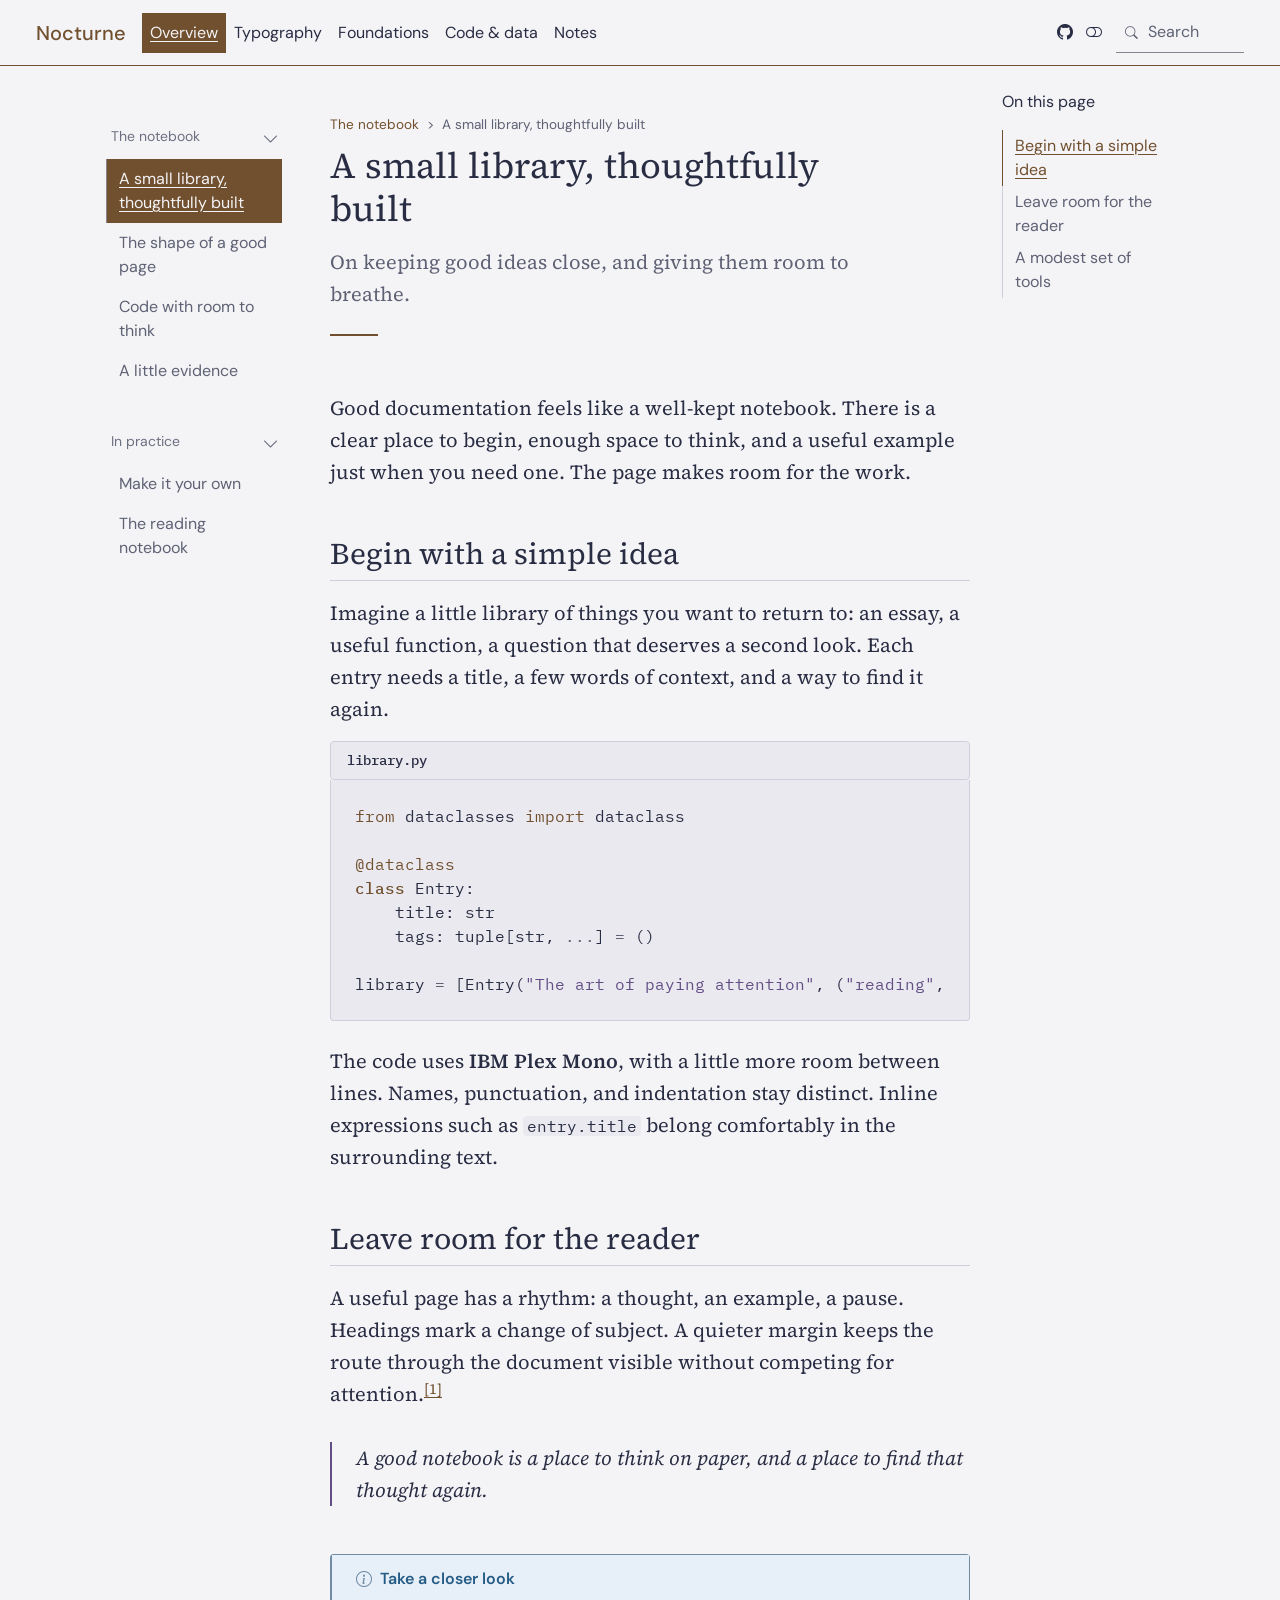
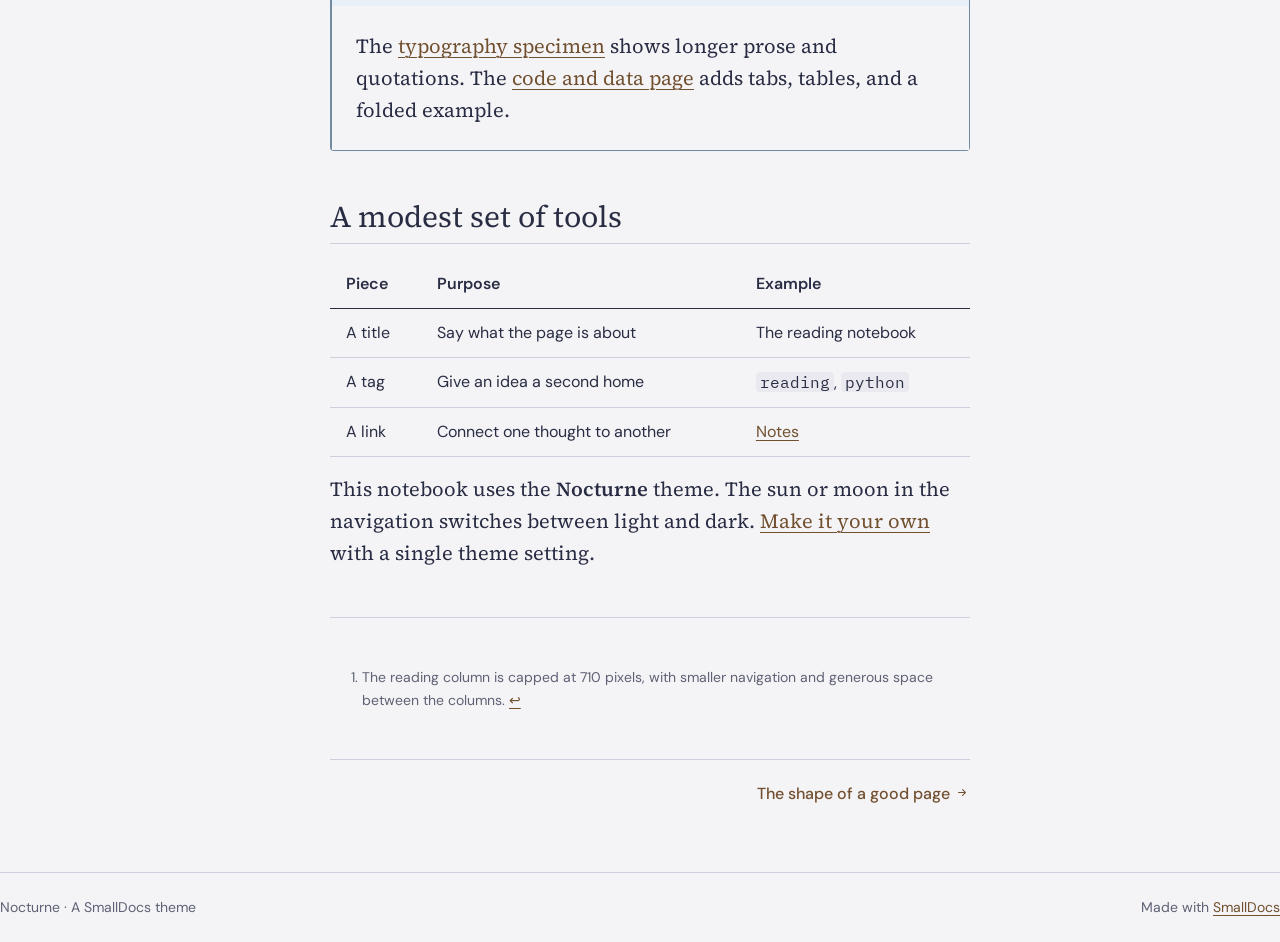
<file: index.html>
<!doctype html><html lang="en"><head><meta charset="utf-8"><meta name="generator" content="smalldocs-0.3.1"><meta name="viewport" content="width=device-width, initial-scale=1.0, user-scalable=yes"><meta name="description" content="Midnight ink, warm brass, and a literary serif. Made for focused reading, with a pearl-paper light mode."><title>A small library, thoughtfully built – Nocturne</title><link rel="icon" href="site_libs/themes/nocturne/logo.svg"><link rel="stylesheet" href="site_libs/themes/nocturne/nocturne.css" data-mode="light" class="quarto-color-scheme" id="quarto-bootstrap-light" media="not all and (prefers-color-scheme: dark)"><link rel="stylesheet" href="site_libs/themes/nocturne/nocturne-dark.css" data-mode="dark" class="quarto-color-scheme quarto-color-alternate" id="quarto-bootstrap-dark" media="(prefers-color-scheme: dark)"><link rel="stylesheet" href="site_libs/bootstrap-icons/bootstrap-icons.min.css"><link rel="stylesheet" href="site_libs/smalldocs.css"><meta name="smalldocs:offset" content="./"><script src="site_libs/bootstrap/bootstrap.bundle.min.js"></script><script src="site_libs/fuse/fuse.min.js"></script><script src="site_libs/smalldocs.js" defer></script><script>(function(){var d=document.documentElement,s=null;try{s=localStorage.getItem('smalldocs-scheme')}catch(e){}var alt=s?s==='alternate':!!(window.matchMedia&&matchMedia('(prefers-color-scheme: dark)').matches);var ls=document.querySelectorAll('link.quarto-color-scheme');if(alt)d.dataset.scheme='alternate';if(s)ls.forEach(function(l){var on=l.classList.contains('quarto-color-alternate')===alt;if(on)l.setAttribute('blocking','render');l.media=on?'all':'not all'});var on=ls[alt?1:0];if(on&&on.dataset.mode==='dark')d.classList.add('quarto-dark')})();</script></head><body class="nav-sidebar floating nav-fixed"><header id="quarto-header" class="headroom sticky-top"><nav class="navbar navbar-expand-lg sd-navbar-default"><div class="navbar-container container-fluid"><div class="navbar-brand-container mx-auto"><a class="navbar-brand" href="index.html"><span class="navbar-title">Nocturne</span></a></div><button class="navbar-toggler" type="button" data-bs-toggle="collapse" data-bs-target="#navbarCollapse" aria-controls="navbarCollapse" aria-expanded="false" aria-label="Toggle navigation"><span class="navbar-toggler-icon"></span></button><div class="collapse navbar-collapse" id="navbarCollapse"><ul class="navbar-nav navbar-nav-scroll me-auto"><li class="nav-item"><a class="nav-link active" href="index.html" aria-current="page"><span class="menu-text">Overview</span></a></li><li class="nav-item"><a class="nav-link" href="pages/typography.html"><span class="menu-text">Typography</span></a></li><li class="nav-item"><a class="nav-link" href="pages/foundations.html"><span class="menu-text">Foundations</span></a></li><li class="nav-item"><a class="nav-link" href="pages/code.html"><span class="menu-text">Code &amp; data</span></a></li><li class="nav-item"><a class="nav-link" href="notes/index.html"><span class="menu-text">Notes</span></a></li></ul><ul class="navbar-nav navbar-nav-scroll ms-auto"><li class="nav-item compact"><a class="nav-link" href="https://github.com/rahuldave/smalldocs-nocturne" aria-label="github"><i class="bi bi-github" role="img"></i></a></li><li class="nav-item compact"><a class="quarto-color-scheme-toggle nav-link" href="" title="Toggle dark mode" onclick="window.smalldocsToggleScheme(); return false;"><i class="bi"></i></a></li></ul><div class="quarto-navbar-tools"><div class="smalldocs-search" id="quarto-search"><i class="bi bi-search" aria-hidden="true"></i><input type="search" class="form-control form-control-sm" placeholder="Search" aria-label="Search" autocomplete="off"><div class="smalldocs-search-results dropdown-menu"></div></div></div></div></div></nav><nav class="quarto-secondary-nav"><div class="container-fluid d-flex"><button type="button" class="quarto-btn-toggle btn" aria-controls="quarto-sidebar" aria-label="Toggle sidebar navigation"><i class="bi bi-layout-text-sidebar-reverse"></i></button><nav class="quarto-page-breadcrumbs" aria-label="breadcrumb"><ol class="breadcrumb"><li class="breadcrumb-item"><a href="index.html">The notebook</a></li><li class="breadcrumb-item"><a href="index.html">A small library, thoughtfully built</a></li></ol></nav></div></nav></header><div id="quarto-content" class="quarto-container page-columns page-rows-contents page-layout-article has-sidebar has-margin"><nav id="quarto-sidebar" class="sidebar collapse collapse-horizontal quarto-sidebar-collapse-item sidebar-navigation floating overflow-auto"><div class="sidebar-menu-container"><ul class="list-unstyled mt-1"><li class="sidebar-item sidebar-item-section"><div class="sidebar-item-container"><a class="sidebar-item-text sidebar-link text-start" data-bs-toggle="collapse" data-bs-target="#quarto-sidebar-section-1" role="navigation" aria-expanded="true"><span class="menu-text">The notebook</span></a><a class="sidebar-item-toggle text-start" data-bs-toggle="collapse" data-bs-target="#quarto-sidebar-section-1" role="navigation" aria-expanded="true" aria-label="Toggle section"><i class="bi bi-chevron-right ms-2"></i></a></div><ul id="quarto-sidebar-section-1" class="collapse list-unstyled sidebar-section depth1 show"><li class="sidebar-item"><div class="sidebar-item-container"><a href="index.html" class="sidebar-item-text sidebar-link active" aria-current="page"><span class="menu-text">A small library, thoughtfully built</span></a></div></li><li class="sidebar-item"><div class="sidebar-item-container"><a href="pages/typography.html" class="sidebar-item-text sidebar-link"><span class="menu-text">The shape of a good page</span></a></div></li><li class="sidebar-item"><div class="sidebar-item-container"><a href="pages/code.html" class="sidebar-item-text sidebar-link"><span class="menu-text">Code with room to think</span></a></div></li><li class="sidebar-item"><div class="sidebar-item-container"><a href="pages/figures.html" class="sidebar-item-text sidebar-link"><span class="menu-text">A little evidence</span></a></div></li></ul></li><li class="sidebar-item sidebar-item-section"><div class="sidebar-item-container"><a class="sidebar-item-text sidebar-link text-start" data-bs-toggle="collapse" data-bs-target="#quarto-sidebar-section-2" role="navigation" aria-expanded="true"><span class="menu-text">In practice</span></a><a class="sidebar-item-toggle text-start" data-bs-toggle="collapse" data-bs-target="#quarto-sidebar-section-2" role="navigation" aria-expanded="true" aria-label="Toggle section"><i class="bi bi-chevron-right ms-2"></i></a></div><ul id="quarto-sidebar-section-2" class="collapse list-unstyled sidebar-section depth1 show"><li class="sidebar-item"><div class="sidebar-item-container"><a href="pages/install.html" class="sidebar-item-text sidebar-link"><span class="menu-text">Make it your own</span></a></div></li><li class="sidebar-item"><div class="sidebar-item-container"><a href="notes/index.html" class="sidebar-item-text sidebar-link"><span class="menu-text">The reading notebook</span></a></div></li></ul></li></ul></div></nav><div id="quarto-sidebar-glass" class="quarto-sidebar-collapse-item"></div><div id="quarto-margin-sidebar" class="sidebar margin-sidebar"><nav id="TOC" role="doc-toc" class="toc-active"><h2 id="toc-title">On this page</h2><ul><li><a href="#begin-with-a-simple-idea" id="toc-begin-with-a-simple-idea" class="nav-link" data-scroll-target="#begin-with-a-simple-idea">Begin with a simple idea</a></li><li><a href="#leave-room-for-the-reader" id="toc-leave-room-for-the-reader" class="nav-link" data-scroll-target="#leave-room-for-the-reader">Leave room for the reader</a></li><li><a href="#a-modest-set-of-tools" id="toc-a-modest-set-of-tools" class="nav-link" data-scroll-target="#a-modest-set-of-tools">A modest set of tools</a></li></ul></nav></div><main class="content" id="quarto-document-content"><header id="title-block-header" class="quarto-title-block default"><nav class="quarto-page-breadcrumbs quarto-title-breadcrumbs d-none d-lg-block" aria-label="breadcrumb"><ol class="breadcrumb"><li class="breadcrumb-item"><a href="index.html">The notebook</a></li><li class="breadcrumb-item"><a href="index.html">A small library, thoughtfully built</a></li></ol></nav><div class="quarto-title"><h1 class="title">A small library, thoughtfully built</h1><p class="subtitle lead">On keeping good ideas close, and giving them room to breathe.</p></div><div class="quarto-title-meta"></div></header><p>Good documentation feels like a well-kept notebook. There is a clear place to
begin, enough space to think, and a useful example just when you need one.
The page makes room for the work.</p>
<section id="begin-with-a-simple-idea" class="level2">
<h2 class="anchored" data-anchor-id="begin-with-a-simple-idea">Begin with a simple idea</h2>
<p>Imagine a little library of things you want to return to: an essay, a useful
function, a question that deserves a second look. Each entry needs a title,
a few words of context, and a way to find it again.</p>
<div class="code-with-filename"><div class="code-with-filename-file"><pre><strong>library.py</strong></pre></div><div class="code-copy-outer-scaffold"><div class="sourceCode" id="cb1"><pre class="sourceCode python code-with-copy"><code class="sourceCode python"><span class="im">from</span> dataclasses <span class="im">import</span> dataclass

<span class="at">@dataclass</span>
<span class="kw">class</span> Entry:
    title: <span class="bu">str</span>
    tags: <span class="bu">tuple</span>[<span class="bu">str</span>, <span class="op">.</span><span class="op">.</span><span class="op">.</span>] <span class="op">=</span> ()

library <span class="op">=</span> [Entry(<span class="st">&quot;</span><span class="st">The art of paying attention</span><span class="st">&quot;</span>, (<span class="st">&quot;</span><span class="st">reading</span><span class="st">&quot;</span>,))]</code></pre></div><button title="Copy to Clipboard" class="code-copy-button"><i class="bi"></i></button></div></div>
<p>The code uses <strong>IBM Plex Mono</strong>, with a little more room between lines. Names,
punctuation, and indentation stay distinct. Inline expressions such as
<code>entry.title</code> belong comfortably in the surrounding text.</p>
</section>
<section id="leave-room-for-the-reader" class="level2">
<h2 class="anchored" data-anchor-id="leave-room-for-the-reader">Leave room for the reader</h2>
<p>A useful page has a rhythm: a thought, an example, a pause. Headings mark a
change of subject. A quieter margin keeps the route through the document
visible without competing for attention.<sup class="footnote-ref"><a href="#fn1" id="fnref1">[1]</a></sup></p>
<blockquote>
<p>A good notebook is a place to think on paper, and a place to find that
thought again.</p>
</blockquote>
<div class="callout callout-style-default callout-note callout-titled"><div class="callout-header d-flex align-content-center"><div class="callout-icon-container"><i class="callout-icon"></i></div><div class="callout-title-container flex-fill">Take a closer look</div></div><div class="callout-body-container callout-body">
<p>The <a href="pages/typography.html">typography specimen</a> shows longer prose and quotations.
The <a href="pages/code.html">code and data page</a> adds tabs, tables, and a folded example.</p>
</div></div>
</section>
<section id="a-modest-set-of-tools" class="level2">
<h2 class="anchored" data-anchor-id="a-modest-set-of-tools">A modest set of tools</h2>
<div class="sd-table">
<table class="caption-top table">
<thead>
<tr>
<th style="text-align:left">Piece</th>
<th style="text-align:left">Purpose</th>
<th style="text-align:left">Example</th>
</tr>
</thead>
<tbody>
<tr>
<td style="text-align:left">A title</td>
<td style="text-align:left">Say what the page is about</td>
<td style="text-align:left">The reading notebook</td>
</tr>
<tr>
<td style="text-align:left">A tag</td>
<td style="text-align:left">Give an idea a second home</td>
<td style="text-align:left"><code>reading</code>, <code>python</code></td>
</tr>
<tr>
<td style="text-align:left">A link</td>
<td style="text-align:left">Connect one thought to another</td>
<td style="text-align:left"><a href="notes/index.html">Notes</a></td>
</tr>
</tbody>
</table>
</div>
<p>This notebook uses the <strong>Nocturne</strong> theme. The sun or moon in the
navigation switches between light and dark. <a href="pages/install.html">Make it your own</a>
with a single theme setting.</p>
<hr class="footnotes-sep" />
<section class="footnotes">
<ol class="footnotes-list">
<li id="fn1" class="footnote-item"><p>The reading column is capped at 710 pixels, with smaller navigation
and generous space between the columns. <a href="#fnref1" class="footnote-backref">↩︎</a></p>
</li>
</ol>
</section>
</section>
<nav class="page-navigation"><div class="nav-page nav-page-previous"></div><div class="nav-page nav-page-next"><a href="pages/typography.html" class="pagination-link"><span class="nav-page-text">The shape of a good page</span> <i class="bi bi-arrow-right-short"></i></a></div></nav></main></div><footer class="footer"><div class="nav-footer"><div class="nav-footer-left">Nocturne · A SmallDocs theme</div><div class="nav-footer-center"></div><div class="nav-footer-right">Made with <a href="https://github.com/rahuldave/smalldocs">SmallDocs</a></div></div></footer><!-- Demo-only: allow direct links to the light and dark specimens. -->
<script>
document.addEventListener('DOMContentLoaded', () => {
  const desired = new URLSearchParams(location.search).get('mode');
  if (['light', 'dark'].includes(desired)) {
    if ((document.documentElement.dataset.scheme === 'alternate') !== (desired === 'dark')) window.smalldocsToggleScheme();
  }
});
</script>
</body></html>
</file>
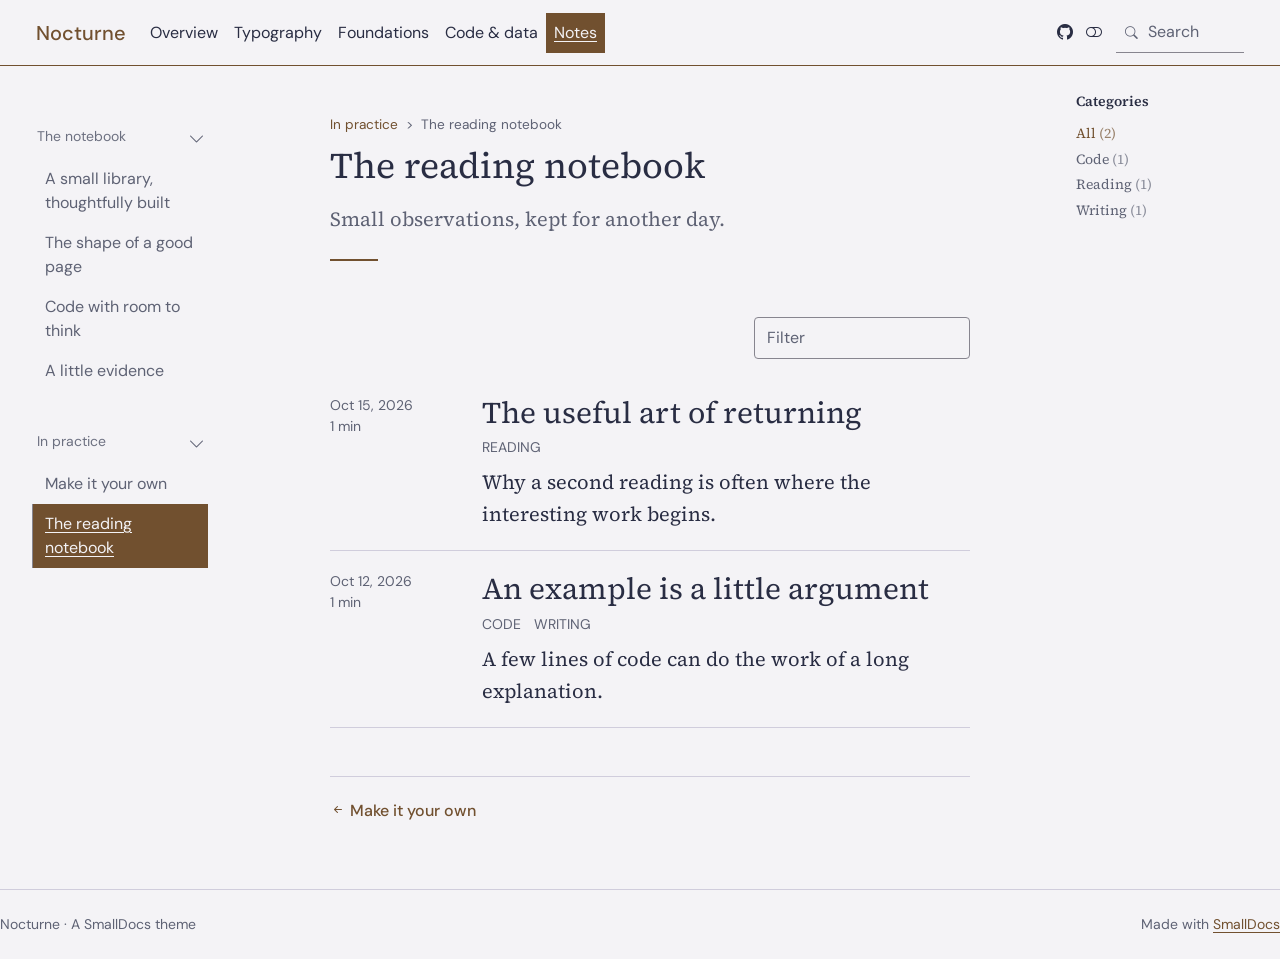
<file: notes/index.html>
<!doctype html><html lang="en"><head><meta charset="utf-8"><meta name="generator" content="smalldocs-0.3.1"><meta name="viewport" content="width=device-width, initial-scale=1.0, user-scalable=yes"><title>The reading notebook – Nocturne</title><link rel="icon" href="../site_libs/themes/nocturne/logo.svg"><link rel="stylesheet" href="../site_libs/themes/nocturne/nocturne.css" data-mode="light" class="quarto-color-scheme" id="quarto-bootstrap-light" media="not all and (prefers-color-scheme: dark)"><link rel="stylesheet" href="../site_libs/themes/nocturne/nocturne-dark.css" data-mode="dark" class="quarto-color-scheme quarto-color-alternate" id="quarto-bootstrap-dark" media="(prefers-color-scheme: dark)"><link rel="stylesheet" href="../site_libs/bootstrap-icons/bootstrap-icons.min.css"><link rel="stylesheet" href="../site_libs/smalldocs.css"><meta name="smalldocs:offset" content="../"><script src="../site_libs/bootstrap/bootstrap.bundle.min.js"></script><script src="../site_libs/fuse/fuse.min.js"></script><script src="../site_libs/smalldocs.js" defer></script><script>(function(){var d=document.documentElement,s=null;try{s=localStorage.getItem('smalldocs-scheme')}catch(e){}var alt=s?s==='alternate':!!(window.matchMedia&&matchMedia('(prefers-color-scheme: dark)').matches);var ls=document.querySelectorAll('link.quarto-color-scheme');if(alt)d.dataset.scheme='alternate';if(s)ls.forEach(function(l){var on=l.classList.contains('quarto-color-alternate')===alt;if(on)l.setAttribute('blocking','render');l.media=on?'all':'not all'});var on=ls[alt?1:0];if(on&&on.dataset.mode==='dark')d.classList.add('quarto-dark')})();</script></head><body class="nav-sidebar floating nav-fixed listing"><header id="quarto-header" class="headroom sticky-top"><nav class="navbar navbar-expand-lg sd-navbar-default"><div class="navbar-container container-fluid"><div class="navbar-brand-container mx-auto"><a class="navbar-brand" href="../index.html"><span class="navbar-title">Nocturne</span></a></div><button class="navbar-toggler" type="button" data-bs-toggle="collapse" data-bs-target="#navbarCollapse" aria-controls="navbarCollapse" aria-expanded="false" aria-label="Toggle navigation"><span class="navbar-toggler-icon"></span></button><div class="collapse navbar-collapse" id="navbarCollapse"><ul class="navbar-nav navbar-nav-scroll me-auto"><li class="nav-item"><a class="nav-link" href="../index.html"><span class="menu-text">Overview</span></a></li><li class="nav-item"><a class="nav-link" href="../pages/typography.html"><span class="menu-text">Typography</span></a></li><li class="nav-item"><a class="nav-link" href="../pages/foundations.html"><span class="menu-text">Foundations</span></a></li><li class="nav-item"><a class="nav-link" href="../pages/code.html"><span class="menu-text">Code &amp; data</span></a></li><li class="nav-item"><a class="nav-link active" href="index.html" aria-current="page"><span class="menu-text">Notes</span></a></li></ul><ul class="navbar-nav navbar-nav-scroll ms-auto"><li class="nav-item compact"><a class="nav-link" href="https://github.com/rahuldave/smalldocs-nocturne" aria-label="github"><i class="bi bi-github" role="img"></i></a></li><li class="nav-item compact"><a class="quarto-color-scheme-toggle nav-link" href="" title="Toggle dark mode" onclick="window.smalldocsToggleScheme(); return false;"><i class="bi"></i></a></li></ul><div class="quarto-navbar-tools"><div class="smalldocs-search" id="quarto-search"><i class="bi bi-search" aria-hidden="true"></i><input type="search" class="form-control form-control-sm" placeholder="Search" aria-label="Search" autocomplete="off"><div class="smalldocs-search-results dropdown-menu"></div></div></div></div></div></nav><nav class="quarto-secondary-nav"><div class="container-fluid d-flex"><button type="button" class="quarto-btn-toggle btn" aria-controls="quarto-sidebar" aria-label="Toggle sidebar navigation"><i class="bi bi-layout-text-sidebar-reverse"></i></button><nav class="quarto-page-breadcrumbs" aria-label="breadcrumb"><ol class="breadcrumb"><li class="breadcrumb-item"><a href="../pages/install.html">In practice</a></li><li class="breadcrumb-item"><a href="index.html">The reading notebook</a></li></ol></nav></div></nav></header><div id="quarto-content" class="quarto-container page-columns page-rows-contents page-layout-article has-sidebar has-margin"><nav id="quarto-sidebar" class="sidebar collapse collapse-horizontal quarto-sidebar-collapse-item sidebar-navigation floating overflow-auto"><div class="sidebar-menu-container"><ul class="list-unstyled mt-1"><li class="sidebar-item sidebar-item-section"><div class="sidebar-item-container"><a class="sidebar-item-text sidebar-link text-start" data-bs-toggle="collapse" data-bs-target="#quarto-sidebar-section-1" role="navigation" aria-expanded="true"><span class="menu-text">The notebook</span></a><a class="sidebar-item-toggle text-start" data-bs-toggle="collapse" data-bs-target="#quarto-sidebar-section-1" role="navigation" aria-expanded="true" aria-label="Toggle section"><i class="bi bi-chevron-right ms-2"></i></a></div><ul id="quarto-sidebar-section-1" class="collapse list-unstyled sidebar-section depth1 show"><li class="sidebar-item"><div class="sidebar-item-container"><a href="../index.html" class="sidebar-item-text sidebar-link"><span class="menu-text">A small library, thoughtfully built</span></a></div></li><li class="sidebar-item"><div class="sidebar-item-container"><a href="../pages/typography.html" class="sidebar-item-text sidebar-link"><span class="menu-text">The shape of a good page</span></a></div></li><li class="sidebar-item"><div class="sidebar-item-container"><a href="../pages/code.html" class="sidebar-item-text sidebar-link"><span class="menu-text">Code with room to think</span></a></div></li><li class="sidebar-item"><div class="sidebar-item-container"><a href="../pages/figures.html" class="sidebar-item-text sidebar-link"><span class="menu-text">A little evidence</span></a></div></li></ul></li><li class="sidebar-item sidebar-item-section"><div class="sidebar-item-container"><a class="sidebar-item-text sidebar-link text-start" data-bs-toggle="collapse" data-bs-target="#quarto-sidebar-section-2" role="navigation" aria-expanded="true"><span class="menu-text">In practice</span></a><a class="sidebar-item-toggle text-start" data-bs-toggle="collapse" data-bs-target="#quarto-sidebar-section-2" role="navigation" aria-expanded="true" aria-label="Toggle section"><i class="bi bi-chevron-right ms-2"></i></a></div><ul id="quarto-sidebar-section-2" class="collapse list-unstyled sidebar-section depth1 show"><li class="sidebar-item"><div class="sidebar-item-container"><a href="../pages/install.html" class="sidebar-item-text sidebar-link"><span class="menu-text">Make it your own</span></a></div></li><li class="sidebar-item"><div class="sidebar-item-container"><a href="index.html" class="sidebar-item-text sidebar-link active" aria-current="page"><span class="menu-text">The reading notebook</span></a></div></li></ul></li></ul></div></nav><div id="quarto-sidebar-glass" class="quarto-sidebar-collapse-item"></div><div id="quarto-margin-sidebar" class="sidebar margin-sidebar"><div class="quarto-listing-category-title">Categories</div><div class="quarto-listing-category category-default"><div class="category" data-category="">All <span class=quarto-category-count>(2)</span></div><div class="category" data-category="Code">Code <span class=quarto-category-count>(1)</span></div><div class="category" data-category="Reading">Reading <span class=quarto-category-count>(1)</span></div><div class="category" data-category="Writing">Writing <span class=quarto-category-count>(1)</span></div></div></div><main class="content" id="quarto-document-content"><header id="title-block-header" class="quarto-title-block default"><nav class="quarto-page-breadcrumbs quarto-title-breadcrumbs d-none d-lg-block" aria-label="breadcrumb"><ol class="breadcrumb"><li class="breadcrumb-item"><a href="../pages/install.html">In practice</a></li><li class="breadcrumb-item"><a href="index.html">The reading notebook</a></li></ol></nav><div class="quarto-title"><h1 class="title">The reading notebook</h1><p class="subtitle lead">Small observations, kept for another day.</p></div><div class="quarto-title-meta"></div></header><div class="quarto-listing quarto-listing-container-default" id="listing-listing" data-page-size="50"><div class="listing-actions-group"><div class="quarto-listing-filter"><input type="search" class="form-control form-control-sm listing-filter" placeholder="Filter" aria-label="Filter listings"></div></div><div class="list quarto-listing-default"><div class="quarto-post image-right" data-index="0" data-categories="[&quot;Reading&quot;]" data-sort="{&quot;date&quot;: &quot;2026-10-15&quot;, &quot;title&quot;: &quot;the useful art of returning&quot;, &quot;filename&quot;: &quot;attention.qmd&quot;, &quot;file-modified&quot;: 1792173965.262601, &quot;reading-time&quot;: 59, &quot;word-count&quot;: 59}" data-text="the useful art of returning  why a second reading is often where the interesting work begins.  reading"><div class="metadata"><a href="attention.html" class="no-external"><div class="listing-date">Oct 15, 2026</div><div class="listing-reading-time">1 min</div></a></div><div class="body"><a href="attention.html" class="no-external"><h3 class="no-anchor listing-title">The useful art of returning</h3></a><div class="listing-categories"><div class="listing-category" data-category="Reading">Reading</div></div><div class="listing-description"><a href="attention.html" class="no-external">Why a second reading is often where the interesting work begins.</a></div></div></div><div class="quarto-post image-right" data-index="1" data-categories="[&quot;Code&quot;, &quot;Writing&quot;]" data-sort="{&quot;date&quot;: &quot;2026-10-12&quot;, &quot;title&quot;: &quot;an example is a little argument&quot;, &quot;filename&quot;: &quot;examples.qmd&quot;, &quot;file-modified&quot;: 1792173965.2630246, &quot;reading-time&quot;: 52, &quot;word-count&quot;: 52}" data-text="an example is a little argument  a few lines of code can do the work of a long explanation.  code writing"><div class="metadata"><a href="examples.html" class="no-external"><div class="listing-date">Oct 12, 2026</div><div class="listing-reading-time">1 min</div></a></div><div class="body"><a href="examples.html" class="no-external"><h3 class="no-anchor listing-title">An example is a little argument</h3></a><div class="listing-categories"><div class="listing-category" data-category="Code">Code</div><div class="listing-category" data-category="Writing">Writing</div></div><div class="listing-description"><a href="examples.html" class="no-external">A few lines of code can do the work of a long explanation.</a></div></div></div></div><div class="listing-no-matching d-none">No matching items</div><nav class="listing-pagination" aria-label="Pages"></nav></div><nav class="page-navigation"><div class="nav-page nav-page-previous"><a href="../pages/install.html" class="pagination-link"><i class="bi bi-arrow-left-short"></i> <span class="nav-page-text">Make it your own</span></a></div><div class="nav-page nav-page-next"></div></nav></main></div><footer class="footer"><div class="nav-footer"><div class="nav-footer-left">Nocturne · A SmallDocs theme</div><div class="nav-footer-center"></div><div class="nav-footer-right">Made with <a href="https://github.com/rahuldave/smalldocs">SmallDocs</a></div></div></footer><!-- Demo-only: allow direct links to the light and dark specimens. -->
<script>
document.addEventListener('DOMContentLoaded', () => {
  const desired = new URLSearchParams(location.search).get('mode');
  if (['light', 'dark'].includes(desired)) {
    if ((document.documentElement.dataset.scheme === 'alternate') !== (desired === 'dark')) window.smalldocsToggleScheme();
  }
});
</script>
</body></html>
</file>
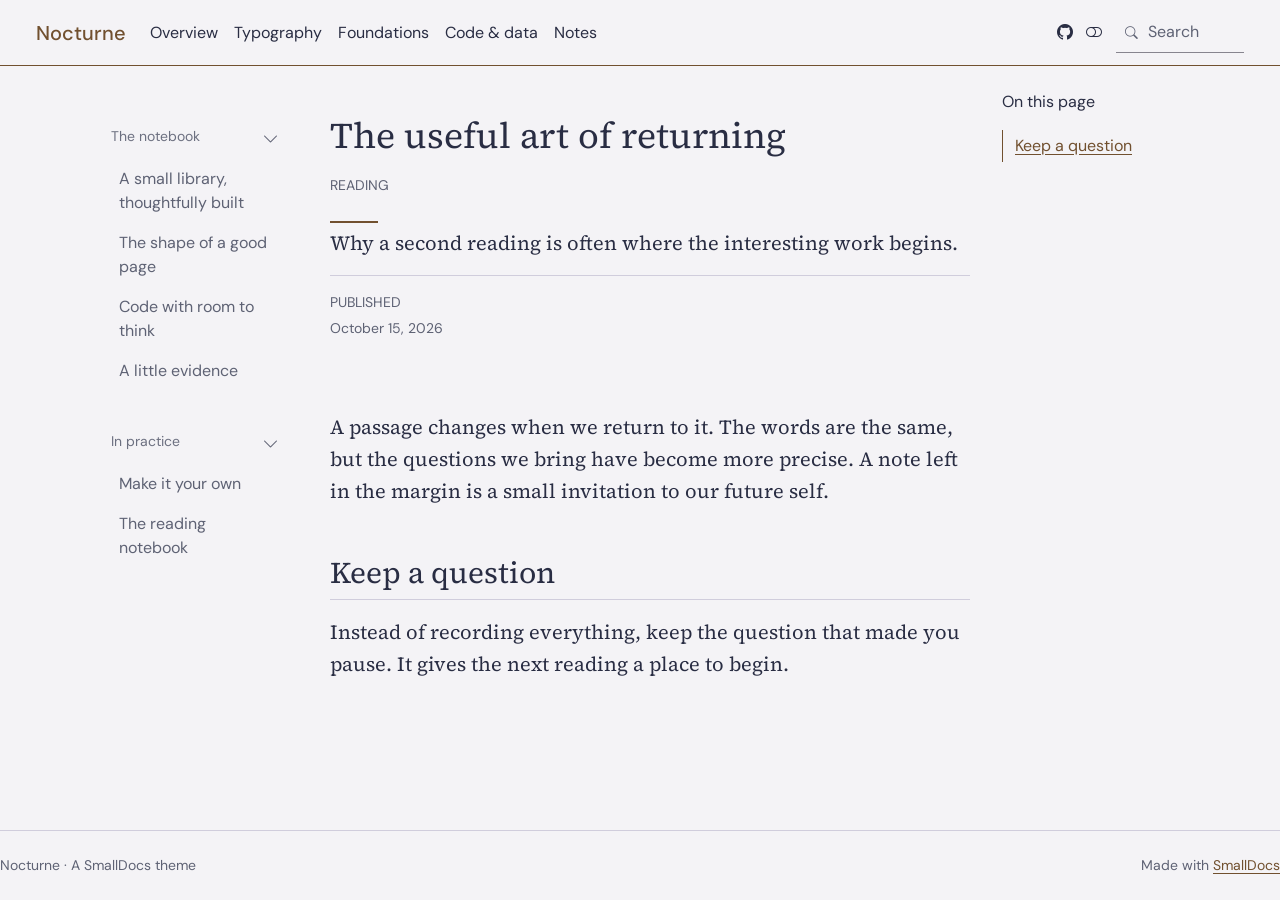
<file: notes/attention.html>
<!doctype html><html lang="en"><head><meta charset="utf-8"><meta name="generator" content="smalldocs-0.3.1"><meta name="viewport" content="width=device-width, initial-scale=1.0, user-scalable=yes"><meta name="description" content="Why a second reading is often where the interesting work begins."><title>The useful art of returning – Nocturne</title><link rel="icon" href="../site_libs/themes/nocturne/logo.svg"><link rel="stylesheet" href="../site_libs/themes/nocturne/nocturne.css" data-mode="light" class="quarto-color-scheme" id="quarto-bootstrap-light" media="not all and (prefers-color-scheme: dark)"><link rel="stylesheet" href="../site_libs/themes/nocturne/nocturne-dark.css" data-mode="dark" class="quarto-color-scheme quarto-color-alternate" id="quarto-bootstrap-dark" media="(prefers-color-scheme: dark)"><link rel="stylesheet" href="../site_libs/bootstrap-icons/bootstrap-icons.min.css"><link rel="stylesheet" href="../site_libs/smalldocs.css"><meta name="smalldocs:offset" content="../"><script src="../site_libs/bootstrap/bootstrap.bundle.min.js"></script><script src="../site_libs/fuse/fuse.min.js"></script><script src="../site_libs/smalldocs.js" defer></script><script>(function(){var d=document.documentElement,s=null;try{s=localStorage.getItem('smalldocs-scheme')}catch(e){}var alt=s?s==='alternate':!!(window.matchMedia&&matchMedia('(prefers-color-scheme: dark)').matches);var ls=document.querySelectorAll('link.quarto-color-scheme');if(alt)d.dataset.scheme='alternate';if(s)ls.forEach(function(l){var on=l.classList.contains('quarto-color-alternate')===alt;if(on)l.setAttribute('blocking','render');l.media=on?'all':'not all'});var on=ls[alt?1:0];if(on&&on.dataset.mode==='dark')d.classList.add('quarto-dark')})();</script></head><body class="nav-sidebar floating nav-fixed"><header id="quarto-header" class="headroom sticky-top"><nav class="navbar navbar-expand-lg sd-navbar-default"><div class="navbar-container container-fluid"><div class="navbar-brand-container mx-auto"><a class="navbar-brand" href="../index.html"><span class="navbar-title">Nocturne</span></a></div><button class="navbar-toggler" type="button" data-bs-toggle="collapse" data-bs-target="#navbarCollapse" aria-controls="navbarCollapse" aria-expanded="false" aria-label="Toggle navigation"><span class="navbar-toggler-icon"></span></button><div class="collapse navbar-collapse" id="navbarCollapse"><ul class="navbar-nav navbar-nav-scroll me-auto"><li class="nav-item"><a class="nav-link" href="../index.html"><span class="menu-text">Overview</span></a></li><li class="nav-item"><a class="nav-link" href="../pages/typography.html"><span class="menu-text">Typography</span></a></li><li class="nav-item"><a class="nav-link" href="../pages/foundations.html"><span class="menu-text">Foundations</span></a></li><li class="nav-item"><a class="nav-link" href="../pages/code.html"><span class="menu-text">Code &amp; data</span></a></li><li class="nav-item"><a class="nav-link" href="index.html"><span class="menu-text">Notes</span></a></li></ul><ul class="navbar-nav navbar-nav-scroll ms-auto"><li class="nav-item compact"><a class="nav-link" href="https://github.com/rahuldave/smalldocs-nocturne" aria-label="github"><i class="bi bi-github" role="img"></i></a></li><li class="nav-item compact"><a class="quarto-color-scheme-toggle nav-link" href="" title="Toggle dark mode" onclick="window.smalldocsToggleScheme(); return false;"><i class="bi"></i></a></li></ul><div class="quarto-navbar-tools"><div class="smalldocs-search" id="quarto-search"><i class="bi bi-search" aria-hidden="true"></i><input type="search" class="form-control form-control-sm" placeholder="Search" aria-label="Search" autocomplete="off"><div class="smalldocs-search-results dropdown-menu"></div></div></div></div></div></nav><nav class="quarto-secondary-nav"><div class="container-fluid d-flex"><button type="button" class="quarto-btn-toggle btn" aria-controls="quarto-sidebar" aria-label="Toggle sidebar navigation"><i class="bi bi-layout-text-sidebar-reverse"></i></button></div></nav></header><div id="quarto-content" class="quarto-container page-columns page-rows-contents page-layout-article has-sidebar has-margin"><nav id="quarto-sidebar" class="sidebar collapse collapse-horizontal quarto-sidebar-collapse-item sidebar-navigation floating overflow-auto"><div class="sidebar-menu-container"><ul class="list-unstyled mt-1"><li class="sidebar-item sidebar-item-section"><div class="sidebar-item-container"><a class="sidebar-item-text sidebar-link text-start" data-bs-toggle="collapse" data-bs-target="#quarto-sidebar-section-1" role="navigation" aria-expanded="true"><span class="menu-text">The notebook</span></a><a class="sidebar-item-toggle text-start" data-bs-toggle="collapse" data-bs-target="#quarto-sidebar-section-1" role="navigation" aria-expanded="true" aria-label="Toggle section"><i class="bi bi-chevron-right ms-2"></i></a></div><ul id="quarto-sidebar-section-1" class="collapse list-unstyled sidebar-section depth1 show"><li class="sidebar-item"><div class="sidebar-item-container"><a href="../index.html" class="sidebar-item-text sidebar-link"><span class="menu-text">A small library, thoughtfully built</span></a></div></li><li class="sidebar-item"><div class="sidebar-item-container"><a href="../pages/typography.html" class="sidebar-item-text sidebar-link"><span class="menu-text">The shape of a good page</span></a></div></li><li class="sidebar-item"><div class="sidebar-item-container"><a href="../pages/code.html" class="sidebar-item-text sidebar-link"><span class="menu-text">Code with room to think</span></a></div></li><li class="sidebar-item"><div class="sidebar-item-container"><a href="../pages/figures.html" class="sidebar-item-text sidebar-link"><span class="menu-text">A little evidence</span></a></div></li></ul></li><li class="sidebar-item sidebar-item-section"><div class="sidebar-item-container"><a class="sidebar-item-text sidebar-link text-start" data-bs-toggle="collapse" data-bs-target="#quarto-sidebar-section-2" role="navigation" aria-expanded="true"><span class="menu-text">In practice</span></a><a class="sidebar-item-toggle text-start" data-bs-toggle="collapse" data-bs-target="#quarto-sidebar-section-2" role="navigation" aria-expanded="true" aria-label="Toggle section"><i class="bi bi-chevron-right ms-2"></i></a></div><ul id="quarto-sidebar-section-2" class="collapse list-unstyled sidebar-section depth1 show"><li class="sidebar-item"><div class="sidebar-item-container"><a href="../pages/install.html" class="sidebar-item-text sidebar-link"><span class="menu-text">Make it your own</span></a></div></li><li class="sidebar-item"><div class="sidebar-item-container"><a href="index.html" class="sidebar-item-text sidebar-link"><span class="menu-text">The reading notebook</span></a></div></li></ul></li></ul></div></nav><div id="quarto-sidebar-glass" class="quarto-sidebar-collapse-item"></div><div id="quarto-margin-sidebar" class="sidebar margin-sidebar"><nav id="TOC" role="doc-toc" class="toc-active"><h2 id="toc-title">On this page</h2><ul><li><a href="#keep-a-question" id="toc-keep-a-question" class="nav-link" data-scroll-target="#keep-a-question">Keep a question</a></li></ul></nav></div><main class="content" id="quarto-document-content"><header id="title-block-header" class="quarto-title-block default"><div class="quarto-title"><h1 class="title">The useful art of returning</h1><div class="quarto-categories"><div class="quarto-category"><a href="index.html#category=Reading">Reading</a></div></div></div><div><div class="description">Why a second reading is often where the interesting work begins.</div></div><div class="quarto-title-meta"><div><div class="quarto-title-meta-heading">Published</div><div class="quarto-title-meta-contents"><p class="date">October 15, 2026</p></div></div></div></header><p>A passage changes when we return to it. The words are the same, but the
questions we bring have become more precise. A note left in the margin is
a small invitation to our future self.</p>
<section id="keep-a-question" class="level2">
<h2 class="anchored" data-anchor-id="keep-a-question">Keep a question</h2>
<p>Instead of recording everything, keep the question that made you pause.
It gives the next reading a place to begin.</p>
</section>
</main></div><footer class="footer"><div class="nav-footer"><div class="nav-footer-left">Nocturne · A SmallDocs theme</div><div class="nav-footer-center"></div><div class="nav-footer-right">Made with <a href="https://github.com/rahuldave/smalldocs">SmallDocs</a></div></div></footer><!-- Demo-only: allow direct links to the light and dark specimens. -->
<script>
document.addEventListener('DOMContentLoaded', () => {
  const desired = new URLSearchParams(location.search).get('mode');
  if (['light', 'dark'].includes(desired)) {
    if ((document.documentElement.dataset.scheme === 'alternate') !== (desired === 'dark')) window.smalldocsToggleScheme();
  }
});
</script>
</body></html>
</file>
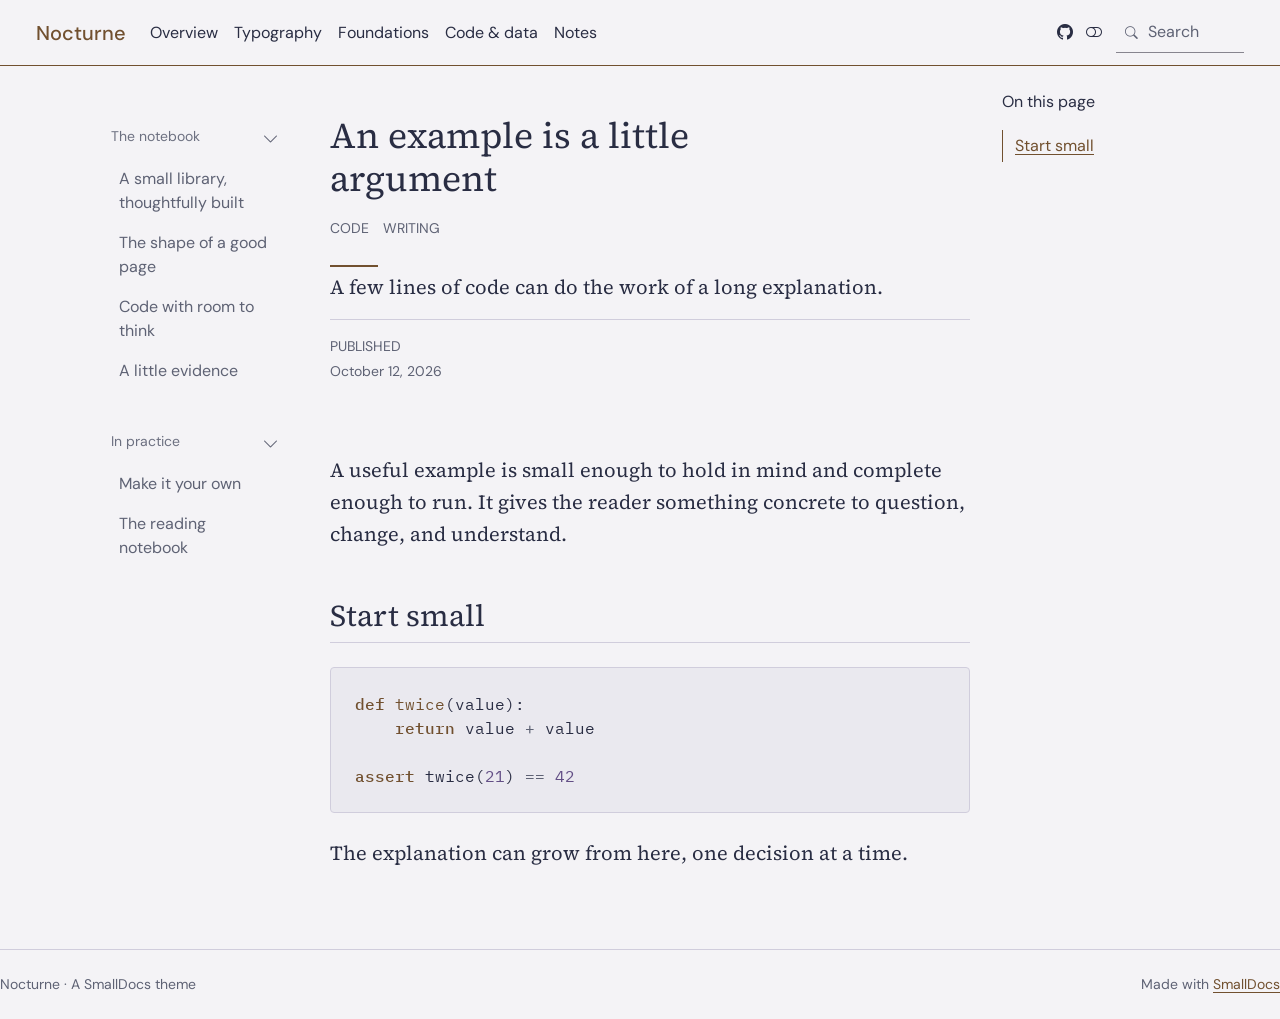
<file: notes/examples.html>
<!doctype html><html lang="en"><head><meta charset="utf-8"><meta name="generator" content="smalldocs-0.3.1"><meta name="viewport" content="width=device-width, initial-scale=1.0, user-scalable=yes"><meta name="description" content="A few lines of code can do the work of a long explanation."><title>An example is a little argument – Nocturne</title><link rel="icon" href="../site_libs/themes/nocturne/logo.svg"><link rel="stylesheet" href="../site_libs/themes/nocturne/nocturne.css" data-mode="light" class="quarto-color-scheme" id="quarto-bootstrap-light" media="not all and (prefers-color-scheme: dark)"><link rel="stylesheet" href="../site_libs/themes/nocturne/nocturne-dark.css" data-mode="dark" class="quarto-color-scheme quarto-color-alternate" id="quarto-bootstrap-dark" media="(prefers-color-scheme: dark)"><link rel="stylesheet" href="../site_libs/bootstrap-icons/bootstrap-icons.min.css"><link rel="stylesheet" href="../site_libs/smalldocs.css"><meta name="smalldocs:offset" content="../"><script src="../site_libs/bootstrap/bootstrap.bundle.min.js"></script><script src="../site_libs/fuse/fuse.min.js"></script><script src="../site_libs/smalldocs.js" defer></script><script>(function(){var d=document.documentElement,s=null;try{s=localStorage.getItem('smalldocs-scheme')}catch(e){}var alt=s?s==='alternate':!!(window.matchMedia&&matchMedia('(prefers-color-scheme: dark)').matches);var ls=document.querySelectorAll('link.quarto-color-scheme');if(alt)d.dataset.scheme='alternate';if(s)ls.forEach(function(l){var on=l.classList.contains('quarto-color-alternate')===alt;if(on)l.setAttribute('blocking','render');l.media=on?'all':'not all'});var on=ls[alt?1:0];if(on&&on.dataset.mode==='dark')d.classList.add('quarto-dark')})();</script></head><body class="nav-sidebar floating nav-fixed"><header id="quarto-header" class="headroom sticky-top"><nav class="navbar navbar-expand-lg sd-navbar-default"><div class="navbar-container container-fluid"><div class="navbar-brand-container mx-auto"><a class="navbar-brand" href="../index.html"><span class="navbar-title">Nocturne</span></a></div><button class="navbar-toggler" type="button" data-bs-toggle="collapse" data-bs-target="#navbarCollapse" aria-controls="navbarCollapse" aria-expanded="false" aria-label="Toggle navigation"><span class="navbar-toggler-icon"></span></button><div class="collapse navbar-collapse" id="navbarCollapse"><ul class="navbar-nav navbar-nav-scroll me-auto"><li class="nav-item"><a class="nav-link" href="../index.html"><span class="menu-text">Overview</span></a></li><li class="nav-item"><a class="nav-link" href="../pages/typography.html"><span class="menu-text">Typography</span></a></li><li class="nav-item"><a class="nav-link" href="../pages/foundations.html"><span class="menu-text">Foundations</span></a></li><li class="nav-item"><a class="nav-link" href="../pages/code.html"><span class="menu-text">Code &amp; data</span></a></li><li class="nav-item"><a class="nav-link" href="index.html"><span class="menu-text">Notes</span></a></li></ul><ul class="navbar-nav navbar-nav-scroll ms-auto"><li class="nav-item compact"><a class="nav-link" href="https://github.com/rahuldave/smalldocs-nocturne" aria-label="github"><i class="bi bi-github" role="img"></i></a></li><li class="nav-item compact"><a class="quarto-color-scheme-toggle nav-link" href="" title="Toggle dark mode" onclick="window.smalldocsToggleScheme(); return false;"><i class="bi"></i></a></li></ul><div class="quarto-navbar-tools"><div class="smalldocs-search" id="quarto-search"><i class="bi bi-search" aria-hidden="true"></i><input type="search" class="form-control form-control-sm" placeholder="Search" aria-label="Search" autocomplete="off"><div class="smalldocs-search-results dropdown-menu"></div></div></div></div></div></nav><nav class="quarto-secondary-nav"><div class="container-fluid d-flex"><button type="button" class="quarto-btn-toggle btn" aria-controls="quarto-sidebar" aria-label="Toggle sidebar navigation"><i class="bi bi-layout-text-sidebar-reverse"></i></button></div></nav></header><div id="quarto-content" class="quarto-container page-columns page-rows-contents page-layout-article has-sidebar has-margin"><nav id="quarto-sidebar" class="sidebar collapse collapse-horizontal quarto-sidebar-collapse-item sidebar-navigation floating overflow-auto"><div class="sidebar-menu-container"><ul class="list-unstyled mt-1"><li class="sidebar-item sidebar-item-section"><div class="sidebar-item-container"><a class="sidebar-item-text sidebar-link text-start" data-bs-toggle="collapse" data-bs-target="#quarto-sidebar-section-1" role="navigation" aria-expanded="true"><span class="menu-text">The notebook</span></a><a class="sidebar-item-toggle text-start" data-bs-toggle="collapse" data-bs-target="#quarto-sidebar-section-1" role="navigation" aria-expanded="true" aria-label="Toggle section"><i class="bi bi-chevron-right ms-2"></i></a></div><ul id="quarto-sidebar-section-1" class="collapse list-unstyled sidebar-section depth1 show"><li class="sidebar-item"><div class="sidebar-item-container"><a href="../index.html" class="sidebar-item-text sidebar-link"><span class="menu-text">A small library, thoughtfully built</span></a></div></li><li class="sidebar-item"><div class="sidebar-item-container"><a href="../pages/typography.html" class="sidebar-item-text sidebar-link"><span class="menu-text">The shape of a good page</span></a></div></li><li class="sidebar-item"><div class="sidebar-item-container"><a href="../pages/code.html" class="sidebar-item-text sidebar-link"><span class="menu-text">Code with room to think</span></a></div></li><li class="sidebar-item"><div class="sidebar-item-container"><a href="../pages/figures.html" class="sidebar-item-text sidebar-link"><span class="menu-text">A little evidence</span></a></div></li></ul></li><li class="sidebar-item sidebar-item-section"><div class="sidebar-item-container"><a class="sidebar-item-text sidebar-link text-start" data-bs-toggle="collapse" data-bs-target="#quarto-sidebar-section-2" role="navigation" aria-expanded="true"><span class="menu-text">In practice</span></a><a class="sidebar-item-toggle text-start" data-bs-toggle="collapse" data-bs-target="#quarto-sidebar-section-2" role="navigation" aria-expanded="true" aria-label="Toggle section"><i class="bi bi-chevron-right ms-2"></i></a></div><ul id="quarto-sidebar-section-2" class="collapse list-unstyled sidebar-section depth1 show"><li class="sidebar-item"><div class="sidebar-item-container"><a href="../pages/install.html" class="sidebar-item-text sidebar-link"><span class="menu-text">Make it your own</span></a></div></li><li class="sidebar-item"><div class="sidebar-item-container"><a href="index.html" class="sidebar-item-text sidebar-link"><span class="menu-text">The reading notebook</span></a></div></li></ul></li></ul></div></nav><div id="quarto-sidebar-glass" class="quarto-sidebar-collapse-item"></div><div id="quarto-margin-sidebar" class="sidebar margin-sidebar"><nav id="TOC" role="doc-toc" class="toc-active"><h2 id="toc-title">On this page</h2><ul><li><a href="#start-small" id="toc-start-small" class="nav-link" data-scroll-target="#start-small">Start small</a></li></ul></nav></div><main class="content" id="quarto-document-content"><header id="title-block-header" class="quarto-title-block default"><div class="quarto-title"><h1 class="title">An example is a little argument</h1><div class="quarto-categories"><div class="quarto-category"><a href="index.html#category=Code">Code</a></div><div class="quarto-category"><a href="index.html#category=Writing">Writing</a></div></div></div><div><div class="description">A few lines of code can do the work of a long explanation.</div></div><div class="quarto-title-meta"><div><div class="quarto-title-meta-heading">Published</div><div class="quarto-title-meta-contents"><p class="date">October 12, 2026</p></div></div></div></header><p>A useful example is small enough to hold in mind and complete enough to run.
It gives the reader something concrete to question, change, and understand.</p>
<section id="start-small" class="level2">
<h2 class="anchored" data-anchor-id="start-small">Start small</h2>
<div class="code-copy-outer-scaffold"><div class="sourceCode" id="cb1"><pre class="sourceCode python code-with-copy"><code class="sourceCode python"><span class="kw">def</span> <span class="fu">twice</span>(value):
    <span class="cf">return</span> value <span class="op">+</span> value

<span class="kw">assert</span> twice(<span class="dv">21</span>) <span class="op">==</span> <span class="dv">42</span></code></pre></div><button title="Copy to Clipboard" class="code-copy-button"><i class="bi"></i></button></div>
<p>The explanation can grow from here, one decision at a time.</p>
</section>
</main></div><footer class="footer"><div class="nav-footer"><div class="nav-footer-left">Nocturne · A SmallDocs theme</div><div class="nav-footer-center"></div><div class="nav-footer-right">Made with <a href="https://github.com/rahuldave/smalldocs">SmallDocs</a></div></div></footer><!-- Demo-only: allow direct links to the light and dark specimens. -->
<script>
document.addEventListener('DOMContentLoaded', () => {
  const desired = new URLSearchParams(location.search).get('mode');
  if (['light', 'dark'].includes(desired)) {
    if ((document.documentElement.dataset.scheme === 'alternate') !== (desired === 'dark')) window.smalldocsToggleScheme();
  }
});
</script>
</body></html>
</file>
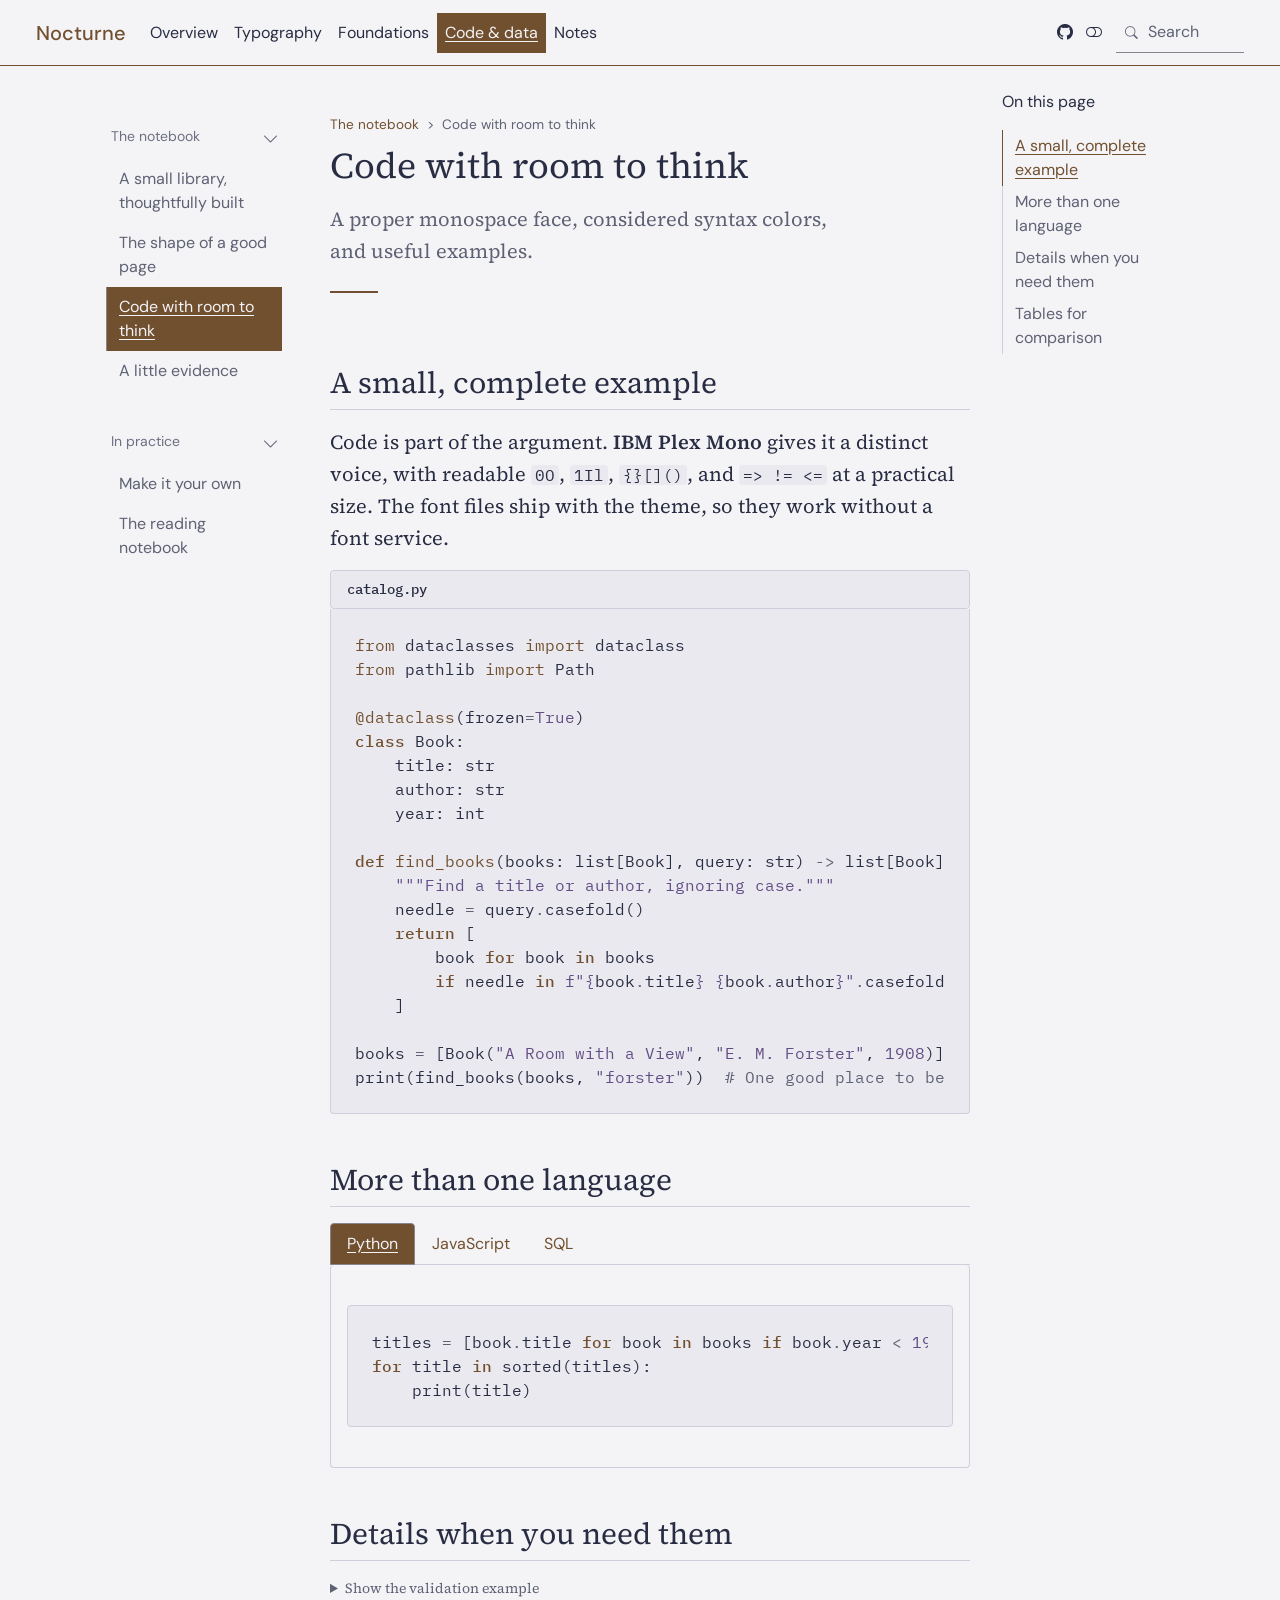
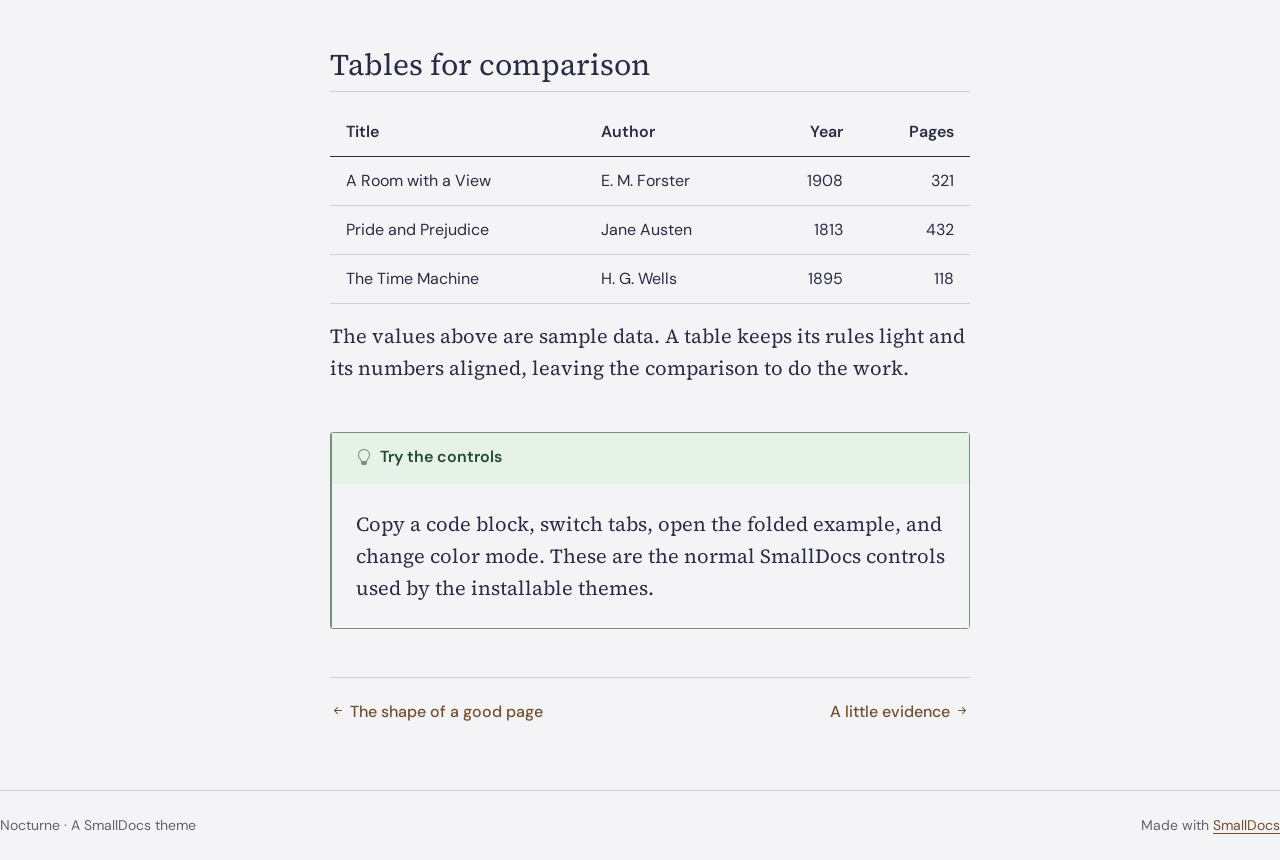
<file: pages/code.html>
<!doctype html><html lang="en"><head><meta charset="utf-8"><meta name="generator" content="smalldocs-0.3.1"><meta name="viewport" content="width=device-width, initial-scale=1.0, user-scalable=yes"><title>Code with room to think – Nocturne</title><link rel="icon" href="../site_libs/themes/nocturne/logo.svg"><link rel="stylesheet" href="../site_libs/themes/nocturne/nocturne.css" data-mode="light" class="quarto-color-scheme" id="quarto-bootstrap-light" media="not all and (prefers-color-scheme: dark)"><link rel="stylesheet" href="../site_libs/themes/nocturne/nocturne-dark.css" data-mode="dark" class="quarto-color-scheme quarto-color-alternate" id="quarto-bootstrap-dark" media="(prefers-color-scheme: dark)"><link rel="stylesheet" href="../site_libs/bootstrap-icons/bootstrap-icons.min.css"><link rel="stylesheet" href="../site_libs/smalldocs.css"><meta name="smalldocs:offset" content="../"><script src="../site_libs/bootstrap/bootstrap.bundle.min.js"></script><script src="../site_libs/fuse/fuse.min.js"></script><script src="../site_libs/smalldocs.js" defer></script><script>(function(){var d=document.documentElement,s=null;try{s=localStorage.getItem('smalldocs-scheme')}catch(e){}var alt=s?s==='alternate':!!(window.matchMedia&&matchMedia('(prefers-color-scheme: dark)').matches);var ls=document.querySelectorAll('link.quarto-color-scheme');if(alt)d.dataset.scheme='alternate';if(s)ls.forEach(function(l){var on=l.classList.contains('quarto-color-alternate')===alt;if(on)l.setAttribute('blocking','render');l.media=on?'all':'not all'});var on=ls[alt?1:0];if(on&&on.dataset.mode==='dark')d.classList.add('quarto-dark')})();</script></head><body class="nav-sidebar floating nav-fixed"><header id="quarto-header" class="headroom sticky-top"><nav class="navbar navbar-expand-lg sd-navbar-default"><div class="navbar-container container-fluid"><div class="navbar-brand-container mx-auto"><a class="navbar-brand" href="../index.html"><span class="navbar-title">Nocturne</span></a></div><button class="navbar-toggler" type="button" data-bs-toggle="collapse" data-bs-target="#navbarCollapse" aria-controls="navbarCollapse" aria-expanded="false" aria-label="Toggle navigation"><span class="navbar-toggler-icon"></span></button><div class="collapse navbar-collapse" id="navbarCollapse"><ul class="navbar-nav navbar-nav-scroll me-auto"><li class="nav-item"><a class="nav-link" href="../index.html"><span class="menu-text">Overview</span></a></li><li class="nav-item"><a class="nav-link" href="typography.html"><span class="menu-text">Typography</span></a></li><li class="nav-item"><a class="nav-link" href="foundations.html"><span class="menu-text">Foundations</span></a></li><li class="nav-item"><a class="nav-link active" href="code.html" aria-current="page"><span class="menu-text">Code &amp; data</span></a></li><li class="nav-item"><a class="nav-link" href="../notes/index.html"><span class="menu-text">Notes</span></a></li></ul><ul class="navbar-nav navbar-nav-scroll ms-auto"><li class="nav-item compact"><a class="nav-link" href="https://github.com/rahuldave/smalldocs-nocturne" aria-label="github"><i class="bi bi-github" role="img"></i></a></li><li class="nav-item compact"><a class="quarto-color-scheme-toggle nav-link" href="" title="Toggle dark mode" onclick="window.smalldocsToggleScheme(); return false;"><i class="bi"></i></a></li></ul><div class="quarto-navbar-tools"><div class="smalldocs-search" id="quarto-search"><i class="bi bi-search" aria-hidden="true"></i><input type="search" class="form-control form-control-sm" placeholder="Search" aria-label="Search" autocomplete="off"><div class="smalldocs-search-results dropdown-menu"></div></div></div></div></div></nav><nav class="quarto-secondary-nav"><div class="container-fluid d-flex"><button type="button" class="quarto-btn-toggle btn" aria-controls="quarto-sidebar" aria-label="Toggle sidebar navigation"><i class="bi bi-layout-text-sidebar-reverse"></i></button><nav class="quarto-page-breadcrumbs" aria-label="breadcrumb"><ol class="breadcrumb"><li class="breadcrumb-item"><a href="../index.html">The notebook</a></li><li class="breadcrumb-item"><a href="code.html">Code with room to think</a></li></ol></nav></div></nav></header><div id="quarto-content" class="quarto-container page-columns page-rows-contents page-layout-article has-sidebar has-margin"><nav id="quarto-sidebar" class="sidebar collapse collapse-horizontal quarto-sidebar-collapse-item sidebar-navigation floating overflow-auto"><div class="sidebar-menu-container"><ul class="list-unstyled mt-1"><li class="sidebar-item sidebar-item-section"><div class="sidebar-item-container"><a class="sidebar-item-text sidebar-link text-start" data-bs-toggle="collapse" data-bs-target="#quarto-sidebar-section-1" role="navigation" aria-expanded="true"><span class="menu-text">The notebook</span></a><a class="sidebar-item-toggle text-start" data-bs-toggle="collapse" data-bs-target="#quarto-sidebar-section-1" role="navigation" aria-expanded="true" aria-label="Toggle section"><i class="bi bi-chevron-right ms-2"></i></a></div><ul id="quarto-sidebar-section-1" class="collapse list-unstyled sidebar-section depth1 show"><li class="sidebar-item"><div class="sidebar-item-container"><a href="../index.html" class="sidebar-item-text sidebar-link"><span class="menu-text">A small library, thoughtfully built</span></a></div></li><li class="sidebar-item"><div class="sidebar-item-container"><a href="typography.html" class="sidebar-item-text sidebar-link"><span class="menu-text">The shape of a good page</span></a></div></li><li class="sidebar-item"><div class="sidebar-item-container"><a href="code.html" class="sidebar-item-text sidebar-link active" aria-current="page"><span class="menu-text">Code with room to think</span></a></div></li><li class="sidebar-item"><div class="sidebar-item-container"><a href="figures.html" class="sidebar-item-text sidebar-link"><span class="menu-text">A little evidence</span></a></div></li></ul></li><li class="sidebar-item sidebar-item-section"><div class="sidebar-item-container"><a class="sidebar-item-text sidebar-link text-start" data-bs-toggle="collapse" data-bs-target="#quarto-sidebar-section-2" role="navigation" aria-expanded="true"><span class="menu-text">In practice</span></a><a class="sidebar-item-toggle text-start" data-bs-toggle="collapse" data-bs-target="#quarto-sidebar-section-2" role="navigation" aria-expanded="true" aria-label="Toggle section"><i class="bi bi-chevron-right ms-2"></i></a></div><ul id="quarto-sidebar-section-2" class="collapse list-unstyled sidebar-section depth1 show"><li class="sidebar-item"><div class="sidebar-item-container"><a href="install.html" class="sidebar-item-text sidebar-link"><span class="menu-text">Make it your own</span></a></div></li><li class="sidebar-item"><div class="sidebar-item-container"><a href="../notes/index.html" class="sidebar-item-text sidebar-link"><span class="menu-text">The reading notebook</span></a></div></li></ul></li></ul></div></nav><div id="quarto-sidebar-glass" class="quarto-sidebar-collapse-item"></div><div id="quarto-margin-sidebar" class="sidebar margin-sidebar"><nav id="TOC" role="doc-toc" class="toc-active"><h2 id="toc-title">On this page</h2><ul><li><a href="#a-small-complete-example" id="toc-a-small-complete-example" class="nav-link" data-scroll-target="#a-small-complete-example">A small, complete example</a></li><li><a href="#more-than-one-language" id="toc-more-than-one-language" class="nav-link" data-scroll-target="#more-than-one-language">More than one language</a></li><li><a href="#details-when-you-need-them" id="toc-details-when-you-need-them" class="nav-link" data-scroll-target="#details-when-you-need-them">Details when you need them</a></li><li><a href="#tables-for-comparison" id="toc-tables-for-comparison" class="nav-link" data-scroll-target="#tables-for-comparison">Tables for comparison</a></li></ul></nav></div><main class="content" id="quarto-document-content"><header id="title-block-header" class="quarto-title-block default"><nav class="quarto-page-breadcrumbs quarto-title-breadcrumbs d-none d-lg-block" aria-label="breadcrumb"><ol class="breadcrumb"><li class="breadcrumb-item"><a href="../index.html">The notebook</a></li><li class="breadcrumb-item"><a href="code.html">Code with room to think</a></li></ol></nav><div class="quarto-title"><h1 class="title">Code with room to think</h1><p class="subtitle lead">A proper monospace face, considered syntax colors, and useful examples.</p></div><div class="quarto-title-meta"></div></header><section id="a-small-complete-example" class="level2">
<h2 class="anchored" data-anchor-id="a-small-complete-example">A small, complete example</h2>
<p>Code is part of the argument. <strong>IBM Plex Mono</strong> gives it a distinct voice,
with readable <code>0O</code>, <code>1Il</code>, <code>{}[]()</code>, and <code>=&gt; != &lt;=</code> at a practical size.
The font files ship with the theme, so they work without a font service.</p>
<div class="code-with-filename"><div class="code-with-filename-file"><pre><strong>catalog.py</strong></pre></div><div class="code-copy-outer-scaffold"><div class="sourceCode" id="cb1"><pre class="sourceCode python code-with-copy"><code class="sourceCode python"><span class="im">from</span> dataclasses <span class="im">import</span> dataclass
<span class="im">from</span> pathlib <span class="im">import</span> Path

<span class="at">@dataclass</span>(frozen<span class="op">=</span><span class="cn">True</span>)
<span class="kw">class</span> Book:
    title: <span class="bu">str</span>
    author: <span class="bu">str</span>
    year: <span class="bu">int</span>

<span class="kw">def</span> <span class="fu">find_books</span>(books: <span class="bu">list</span>[Book], query: <span class="bu">str</span>) <span class="op">-</span><span class="op">&gt;</span> <span class="bu">list</span>[Book]:
    <span class="st">&quot;&quot;&quot;Find a title or author, ignoring case.&quot;&quot;&quot;</span>
    needle <span class="op">=</span> query<span class="op">.</span>casefold()
    <span class="cf">return</span> [
        book <span class="cf">for</span> book <span class="kw">in</span> books
        <span class="cf">if</span> needle <span class="kw">in</span> <span class="st">f</span><span class="st">&quot;</span><span class="ss">{</span>book<span class="op">.</span>title<span class="ss">}</span> <span class="ss">{</span>book<span class="op">.</span>author<span class="ss">}</span><span class="st">&quot;</span><span class="op">.</span>casefold()
    ]

books <span class="op">=</span> [Book(<span class="st">&quot;</span><span class="st">A Room with a View</span><span class="st">&quot;</span>, <span class="st">&quot;</span><span class="st">E. M. Forster</span><span class="st">&quot;</span>, <span class="dv">1908</span>)]
<span class="bu">print</span>(find_books(books, <span class="st">&quot;</span><span class="st">forster</span><span class="st">&quot;</span>))  <span class="co"># One good place to begin</span></code></pre></div><button title="Copy to Clipboard" class="code-copy-button"><i class="bi"></i></button></div></div>
</section>
<section id="more-than-one-language" class="level2">
<h2 class="anchored" data-anchor-id="more-than-one-language">More than one language</h2>
<div class="panel-tabset"><ul class="nav nav-tabs" role="tablist"><li class="nav-item" role="presentation"><a class="nav-link active" id="tabset-1-1-tab" data-bs-toggle="tab" data-bs-target="#tabset-1-1" role="tab" aria-controls="tabset-1-1" aria-selected="true" href="">Python</a></li><li class="nav-item" role="presentation"><a class="nav-link" id="tabset-1-2-tab" data-bs-toggle="tab" data-bs-target="#tabset-1-2" role="tab" aria-controls="tabset-1-2" aria-selected="false" href="">JavaScript</a></li><li class="nav-item" role="presentation"><a class="nav-link" id="tabset-1-3-tab" data-bs-toggle="tab" data-bs-target="#tabset-1-3" role="tab" aria-controls="tabset-1-3" aria-selected="false" href="">SQL</a></li></ul><div class="tab-content">
<div id="tabset-1-1" class="tab-pane active" role="tabpanel" aria-labelledby="tabset-1-1-tab">
<div class="code-copy-outer-scaffold"><div class="sourceCode" id="cb2"><pre class="sourceCode python code-with-copy"><code class="sourceCode python">titles <span class="op">=</span> [book<span class="op">.</span>title <span class="cf">for</span> book <span class="kw">in</span> books <span class="cf">if</span> book<span class="op">.</span>year <span class="op">&lt;</span> <span class="dv">1920</span>]
<span class="cf">for</span> title <span class="kw">in</span> <span class="bu">sorted</span>(titles):
    <span class="bu">print</span>(title)</code></pre></div><button title="Copy to Clipboard" class="code-copy-button"><i class="bi"></i></button></div>
</div>
<div id="tabset-1-2" class="tab-pane" role="tabpanel" aria-labelledby="tabset-1-2-tab">
<div class="code-copy-outer-scaffold"><div class="sourceCode" id="cb3"><pre class="sourceCode javascript code-with-copy"><code class="sourceCode javascript"><span class="kw">const</span> titles <span class="op">=</span> books
  .filter(book =&gt; book.year <span class="op">&lt;</span> <span class="fl">1920</span>)
  .map(book =&gt; book.title)
  .sort();
console.log(titles);</code></pre></div><button title="Copy to Clipboard" class="code-copy-button"><i class="bi"></i></button></div>
</div>
<div id="tabset-1-3" class="tab-pane" role="tabpanel" aria-labelledby="tabset-1-3-tab">
<div class="code-copy-outer-scaffold"><div class="sourceCode" id="cb4"><pre class="sourceCode sql code-with-copy"><code class="sourceCode sql"><span class="kw">SELECT</span> title, author
<span class="kw">FROM</span> books
<span class="kw">WHERE</span> <span class="kw">year</span> <span class="op">&lt;</span> <span class="dv">1920</span>
<span class="kw">ORDER</span> <span class="kw">BY</span> title;</code></pre></div><button title="Copy to Clipboard" class="code-copy-button"><i class="bi"></i></button></div>
</div>
</div></div>
</section>
<section id="details-when-you-need-them" class="level2">
<h2 class="anchored" data-anchor-id="details-when-you-need-them">Details when you need them</h2>
<details class="code-fold">
<summary>Show the validation example</summary>
<div class="code-copy-outer-scaffold"><div class="sourceCode" id="cb5"><pre class="sourceCode python code-with-copy"><code class="sourceCode python"><span class="kw">def</span> <span class="fu">validate</span>(book: Book) <span class="op">-</span><span class="op">&gt;</span> <span class="cn">None</span>:
    <span class="cf">if</span> <span class="kw">not</span> book<span class="op">.</span>title<span class="op">.</span>strip():
        <span class="cf">raise</span> <span class="dt">ValueError</span>(<span class="st">&quot;</span><span class="st">A book needs a title</span><span class="st">&quot;</span>)
    <span class="cf">if</span> book<span class="op">.</span>year <span class="op">&lt;</span> <span class="dv">1</span>:
        <span class="cf">raise</span> <span class="dt">ValueError</span>(<span class="st">&quot;</span><span class="st">The year must be positive</span><span class="st">&quot;</span>)</code></pre></div><button title="Copy to Clipboard" class="code-copy-button"><i class="bi"></i></button></div>
</details>
</section>
<section id="tables-for-comparison" class="level2">
<h2 class="anchored" data-anchor-id="tables-for-comparison">Tables for comparison</h2>
<div class="sd-table">
<table class="caption-top table">
<thead>
<tr>
<th style="text-align:left">Title</th>
<th style="text-align:left">Author</th>
<th style="text-align:right">Year</th>
<th style="text-align:right">Pages</th>
</tr>
</thead>
<tbody>
<tr>
<td style="text-align:left">A Room with a View</td>
<td style="text-align:left">E. M. Forster</td>
<td style="text-align:right">1908</td>
<td style="text-align:right">321</td>
</tr>
<tr>
<td style="text-align:left">Pride and Prejudice</td>
<td style="text-align:left">Jane Austen</td>
<td style="text-align:right">1813</td>
<td style="text-align:right">432</td>
</tr>
<tr>
<td style="text-align:left">The Time Machine</td>
<td style="text-align:left">H. G. Wells</td>
<td style="text-align:right">1895</td>
<td style="text-align:right">118</td>
</tr>
</tbody>
</table>
</div>
<p>The values above are sample data. A table keeps its rules light and its
numbers aligned, leaving the comparison to do the work.</p>
<div class="callout callout-style-default callout-tip callout-titled"><div class="callout-header d-flex align-content-center"><div class="callout-icon-container"><i class="callout-icon"></i></div><div class="callout-title-container flex-fill">Try the controls</div></div><div class="callout-body-container callout-body">
<p>Copy a code block, switch tabs, open the folded example, and change color mode.
These are the normal SmallDocs controls used by the installable themes.</p>
</div></div>
</section>
<nav class="page-navigation"><div class="nav-page nav-page-previous"><a href="typography.html" class="pagination-link"><i class="bi bi-arrow-left-short"></i> <span class="nav-page-text">The shape of a good page</span></a></div><div class="nav-page nav-page-next"><a href="figures.html" class="pagination-link"><span class="nav-page-text">A little evidence</span> <i class="bi bi-arrow-right-short"></i></a></div></nav></main></div><footer class="footer"><div class="nav-footer"><div class="nav-footer-left">Nocturne · A SmallDocs theme</div><div class="nav-footer-center"></div><div class="nav-footer-right">Made with <a href="https://github.com/rahuldave/smalldocs">SmallDocs</a></div></div></footer><!-- Demo-only: allow direct links to the light and dark specimens. -->
<script>
document.addEventListener('DOMContentLoaded', () => {
  const desired = new URLSearchParams(location.search).get('mode');
  if (['light', 'dark'].includes(desired)) {
    if ((document.documentElement.dataset.scheme === 'alternate') !== (desired === 'dark')) window.smalldocsToggleScheme();
  }
});
</script>
</body></html>
</file>
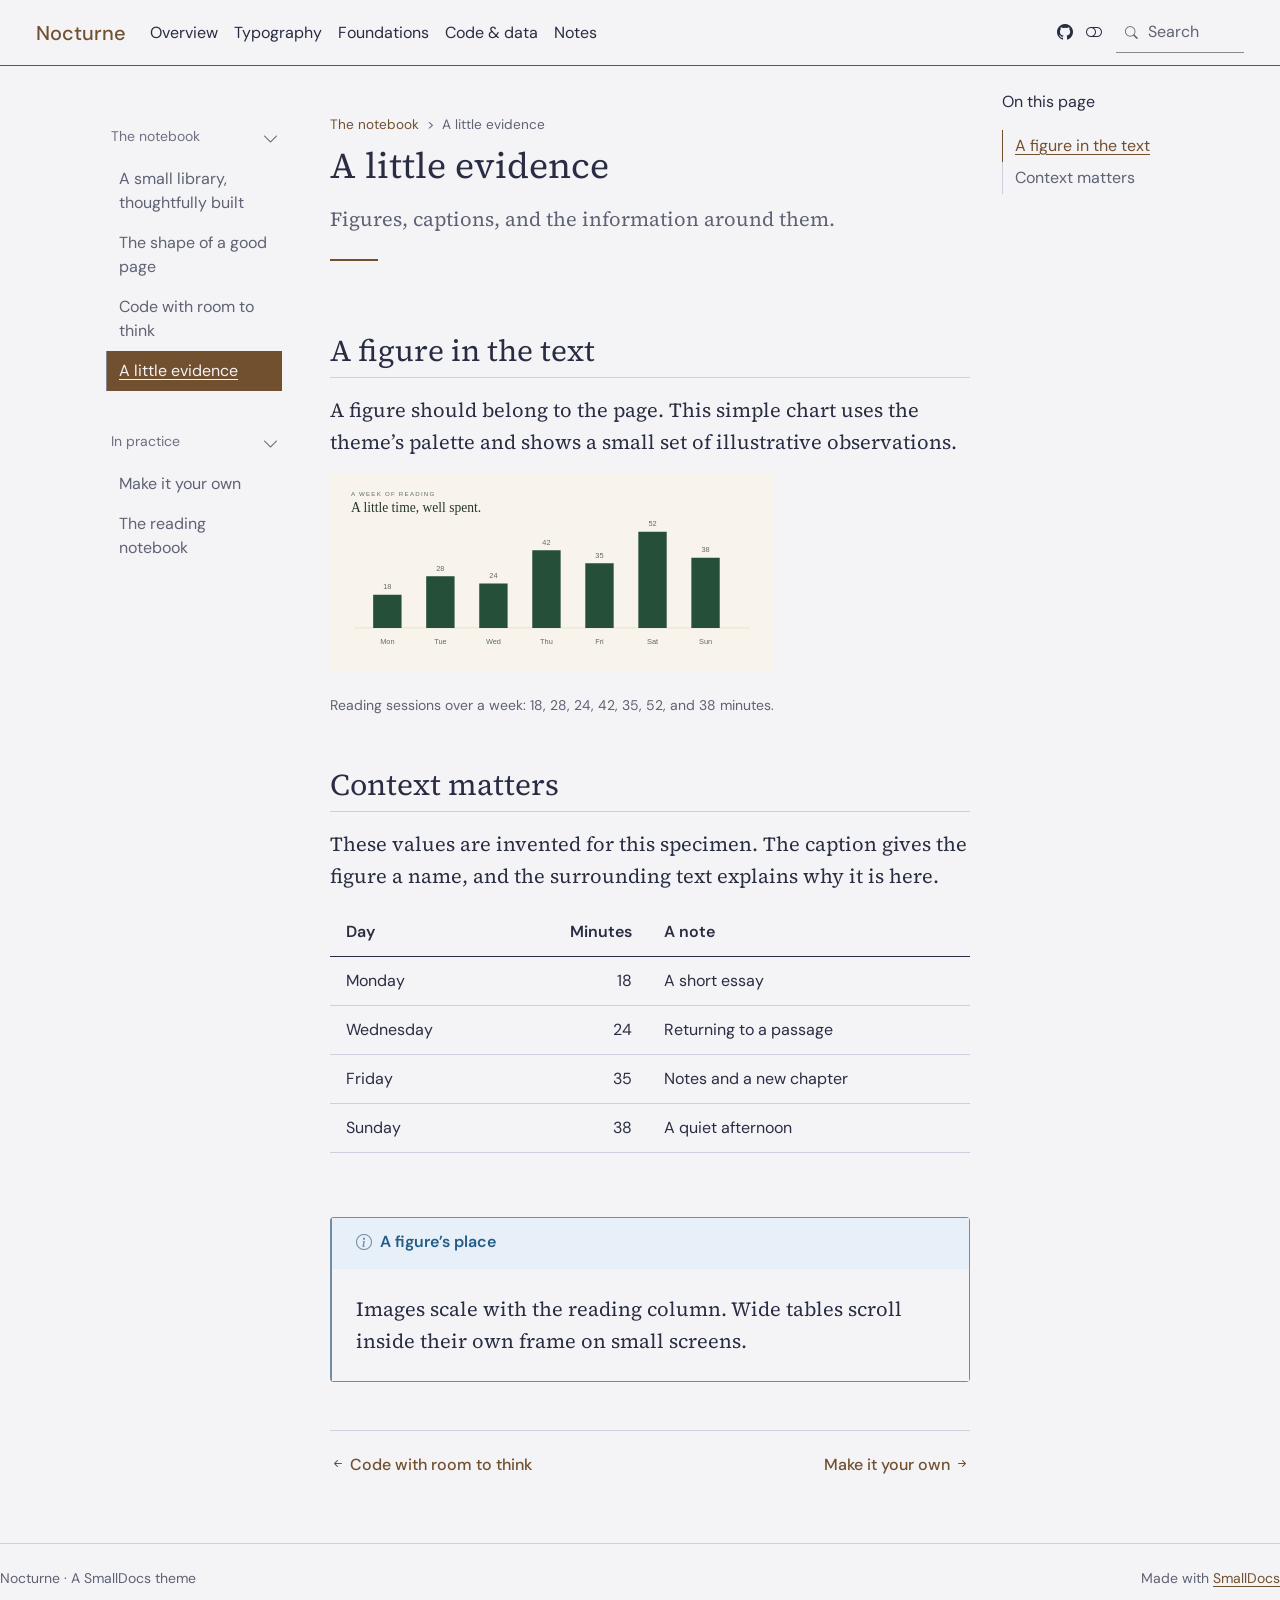
<file: pages/figures.html>
<!doctype html><html lang="en"><head><meta charset="utf-8"><meta name="generator" content="smalldocs-0.3.1"><meta name="viewport" content="width=device-width, initial-scale=1.0, user-scalable=yes"><title>A little evidence – Nocturne</title><link rel="icon" href="../site_libs/themes/nocturne/logo.svg"><link rel="stylesheet" href="../site_libs/themes/nocturne/nocturne.css" data-mode="light" class="quarto-color-scheme" id="quarto-bootstrap-light" media="not all and (prefers-color-scheme: dark)"><link rel="stylesheet" href="../site_libs/themes/nocturne/nocturne-dark.css" data-mode="dark" class="quarto-color-scheme quarto-color-alternate" id="quarto-bootstrap-dark" media="(prefers-color-scheme: dark)"><link rel="stylesheet" href="../site_libs/bootstrap-icons/bootstrap-icons.min.css"><link rel="stylesheet" href="../site_libs/smalldocs.css"><meta name="smalldocs:offset" content="../"><script src="../site_libs/bootstrap/bootstrap.bundle.min.js"></script><script src="../site_libs/fuse/fuse.min.js"></script><script src="../site_libs/smalldocs.js" defer></script><script>(function(){var d=document.documentElement,s=null;try{s=localStorage.getItem('smalldocs-scheme')}catch(e){}var alt=s?s==='alternate':!!(window.matchMedia&&matchMedia('(prefers-color-scheme: dark)').matches);var ls=document.querySelectorAll('link.quarto-color-scheme');if(alt)d.dataset.scheme='alternate';if(s)ls.forEach(function(l){var on=l.classList.contains('quarto-color-alternate')===alt;if(on)l.setAttribute('blocking','render');l.media=on?'all':'not all'});var on=ls[alt?1:0];if(on&&on.dataset.mode==='dark')d.classList.add('quarto-dark')})();</script></head><body class="nav-sidebar floating nav-fixed"><header id="quarto-header" class="headroom sticky-top"><nav class="navbar navbar-expand-lg sd-navbar-default"><div class="navbar-container container-fluid"><div class="navbar-brand-container mx-auto"><a class="navbar-brand" href="../index.html"><span class="navbar-title">Nocturne</span></a></div><button class="navbar-toggler" type="button" data-bs-toggle="collapse" data-bs-target="#navbarCollapse" aria-controls="navbarCollapse" aria-expanded="false" aria-label="Toggle navigation"><span class="navbar-toggler-icon"></span></button><div class="collapse navbar-collapse" id="navbarCollapse"><ul class="navbar-nav navbar-nav-scroll me-auto"><li class="nav-item"><a class="nav-link" href="../index.html"><span class="menu-text">Overview</span></a></li><li class="nav-item"><a class="nav-link" href="typography.html"><span class="menu-text">Typography</span></a></li><li class="nav-item"><a class="nav-link" href="foundations.html"><span class="menu-text">Foundations</span></a></li><li class="nav-item"><a class="nav-link" href="code.html"><span class="menu-text">Code &amp; data</span></a></li><li class="nav-item"><a class="nav-link" href="../notes/index.html"><span class="menu-text">Notes</span></a></li></ul><ul class="navbar-nav navbar-nav-scroll ms-auto"><li class="nav-item compact"><a class="nav-link" href="https://github.com/rahuldave/smalldocs-nocturne" aria-label="github"><i class="bi bi-github" role="img"></i></a></li><li class="nav-item compact"><a class="quarto-color-scheme-toggle nav-link" href="" title="Toggle dark mode" onclick="window.smalldocsToggleScheme(); return false;"><i class="bi"></i></a></li></ul><div class="quarto-navbar-tools"><div class="smalldocs-search" id="quarto-search"><i class="bi bi-search" aria-hidden="true"></i><input type="search" class="form-control form-control-sm" placeholder="Search" aria-label="Search" autocomplete="off"><div class="smalldocs-search-results dropdown-menu"></div></div></div></div></div></nav><nav class="quarto-secondary-nav"><div class="container-fluid d-flex"><button type="button" class="quarto-btn-toggle btn" aria-controls="quarto-sidebar" aria-label="Toggle sidebar navigation"><i class="bi bi-layout-text-sidebar-reverse"></i></button><nav class="quarto-page-breadcrumbs" aria-label="breadcrumb"><ol class="breadcrumb"><li class="breadcrumb-item"><a href="../index.html">The notebook</a></li><li class="breadcrumb-item"><a href="figures.html">A little evidence</a></li></ol></nav></div></nav></header><div id="quarto-content" class="quarto-container page-columns page-rows-contents page-layout-article has-sidebar has-margin"><nav id="quarto-sidebar" class="sidebar collapse collapse-horizontal quarto-sidebar-collapse-item sidebar-navigation floating overflow-auto"><div class="sidebar-menu-container"><ul class="list-unstyled mt-1"><li class="sidebar-item sidebar-item-section"><div class="sidebar-item-container"><a class="sidebar-item-text sidebar-link text-start" data-bs-toggle="collapse" data-bs-target="#quarto-sidebar-section-1" role="navigation" aria-expanded="true"><span class="menu-text">The notebook</span></a><a class="sidebar-item-toggle text-start" data-bs-toggle="collapse" data-bs-target="#quarto-sidebar-section-1" role="navigation" aria-expanded="true" aria-label="Toggle section"><i class="bi bi-chevron-right ms-2"></i></a></div><ul id="quarto-sidebar-section-1" class="collapse list-unstyled sidebar-section depth1 show"><li class="sidebar-item"><div class="sidebar-item-container"><a href="../index.html" class="sidebar-item-text sidebar-link"><span class="menu-text">A small library, thoughtfully built</span></a></div></li><li class="sidebar-item"><div class="sidebar-item-container"><a href="typography.html" class="sidebar-item-text sidebar-link"><span class="menu-text">The shape of a good page</span></a></div></li><li class="sidebar-item"><div class="sidebar-item-container"><a href="code.html" class="sidebar-item-text sidebar-link"><span class="menu-text">Code with room to think</span></a></div></li><li class="sidebar-item"><div class="sidebar-item-container"><a href="figures.html" class="sidebar-item-text sidebar-link active" aria-current="page"><span class="menu-text">A little evidence</span></a></div></li></ul></li><li class="sidebar-item sidebar-item-section"><div class="sidebar-item-container"><a class="sidebar-item-text sidebar-link text-start" data-bs-toggle="collapse" data-bs-target="#quarto-sidebar-section-2" role="navigation" aria-expanded="true"><span class="menu-text">In practice</span></a><a class="sidebar-item-toggle text-start" data-bs-toggle="collapse" data-bs-target="#quarto-sidebar-section-2" role="navigation" aria-expanded="true" aria-label="Toggle section"><i class="bi bi-chevron-right ms-2"></i></a></div><ul id="quarto-sidebar-section-2" class="collapse list-unstyled sidebar-section depth1 show"><li class="sidebar-item"><div class="sidebar-item-container"><a href="install.html" class="sidebar-item-text sidebar-link"><span class="menu-text">Make it your own</span></a></div></li><li class="sidebar-item"><div class="sidebar-item-container"><a href="../notes/index.html" class="sidebar-item-text sidebar-link"><span class="menu-text">The reading notebook</span></a></div></li></ul></li></ul></div></nav><div id="quarto-sidebar-glass" class="quarto-sidebar-collapse-item"></div><div id="quarto-margin-sidebar" class="sidebar margin-sidebar"><nav id="TOC" role="doc-toc" class="toc-active"><h2 id="toc-title">On this page</h2><ul><li><a href="#a-figure-in-the-text" id="toc-a-figure-in-the-text" class="nav-link" data-scroll-target="#a-figure-in-the-text">A figure in the text</a></li><li><a href="#context-matters" id="toc-context-matters" class="nav-link" data-scroll-target="#context-matters">Context matters</a></li></ul></nav></div><main class="content" id="quarto-document-content"><header id="title-block-header" class="quarto-title-block default"><nav class="quarto-page-breadcrumbs quarto-title-breadcrumbs d-none d-lg-block" aria-label="breadcrumb"><ol class="breadcrumb"><li class="breadcrumb-item"><a href="../index.html">The notebook</a></li><li class="breadcrumb-item"><a href="figures.html">A little evidence</a></li></ol></nav><div class="quarto-title"><h1 class="title">A little evidence</h1><p class="subtitle lead">Figures, captions, and the information around them.</p></div><div class="quarto-title-meta"></div></header><section id="a-figure-in-the-text" class="level2">
<h2 class="anchored" data-anchor-id="a-figure-in-the-text">A figure in the text</h2>
<p>A figure should belong to the page. This simple chart uses the theme’s
palette and shows a small set of illustrative observations.</p>
<div class="quarto-figure quarto-figure-center">
<figure class="figure">
<p><img alt="Reading sessions over a week: 18, 28, 24, 42, 35, 52, and 38 minutes." src="../reading.svg" id="fig-reading" class="img-fluid figure-img"></p>
<figcaption>Reading sessions over a week: 18, 28, 24, 42, 35, 52, and 38 minutes.</figcaption>
</figure>
</div>
</section>
<section id="context-matters" class="level2">
<h2 class="anchored" data-anchor-id="context-matters">Context matters</h2>
<p>These values are invented for this specimen. The caption gives the figure
a name, and the surrounding text explains why it is here.</p>
<div class="sd-table">
<table class="caption-top table">
<thead>
<tr>
<th style="text-align:left">Day</th>
<th style="text-align:right">Minutes</th>
<th style="text-align:left">A note</th>
</tr>
</thead>
<tbody>
<tr>
<td style="text-align:left">Monday</td>
<td style="text-align:right">18</td>
<td style="text-align:left">A short essay</td>
</tr>
<tr>
<td style="text-align:left">Wednesday</td>
<td style="text-align:right">24</td>
<td style="text-align:left">Returning to a passage</td>
</tr>
<tr>
<td style="text-align:left">Friday</td>
<td style="text-align:right">35</td>
<td style="text-align:left">Notes and a new chapter</td>
</tr>
<tr>
<td style="text-align:left">Sunday</td>
<td style="text-align:right">38</td>
<td style="text-align:left">A quiet afternoon</td>
</tr>
</tbody>
</table>
</div>
<div class="callout callout-style-default callout-note callout-titled"><div class="callout-header d-flex align-content-center"><div class="callout-icon-container"><i class="callout-icon"></i></div><div class="callout-title-container flex-fill">A figure’s place</div></div><div class="callout-body-container callout-body">
<p>Images scale with the reading column. Wide tables scroll inside their own
frame on small screens.</p>
</div></div>
</section>
<nav class="page-navigation"><div class="nav-page nav-page-previous"><a href="code.html" class="pagination-link"><i class="bi bi-arrow-left-short"></i> <span class="nav-page-text">Code with room to think</span></a></div><div class="nav-page nav-page-next"><a href="install.html" class="pagination-link"><span class="nav-page-text">Make it your own</span> <i class="bi bi-arrow-right-short"></i></a></div></nav></main></div><footer class="footer"><div class="nav-footer"><div class="nav-footer-left">Nocturne · A SmallDocs theme</div><div class="nav-footer-center"></div><div class="nav-footer-right">Made with <a href="https://github.com/rahuldave/smalldocs">SmallDocs</a></div></div></footer><!-- Demo-only: allow direct links to the light and dark specimens. -->
<script>
document.addEventListener('DOMContentLoaded', () => {
  const desired = new URLSearchParams(location.search).get('mode');
  if (['light', 'dark'].includes(desired)) {
    if ((document.documentElement.dataset.scheme === 'alternate') !== (desired === 'dark')) window.smalldocsToggleScheme();
  }
});
</script>
</body></html>
</file>
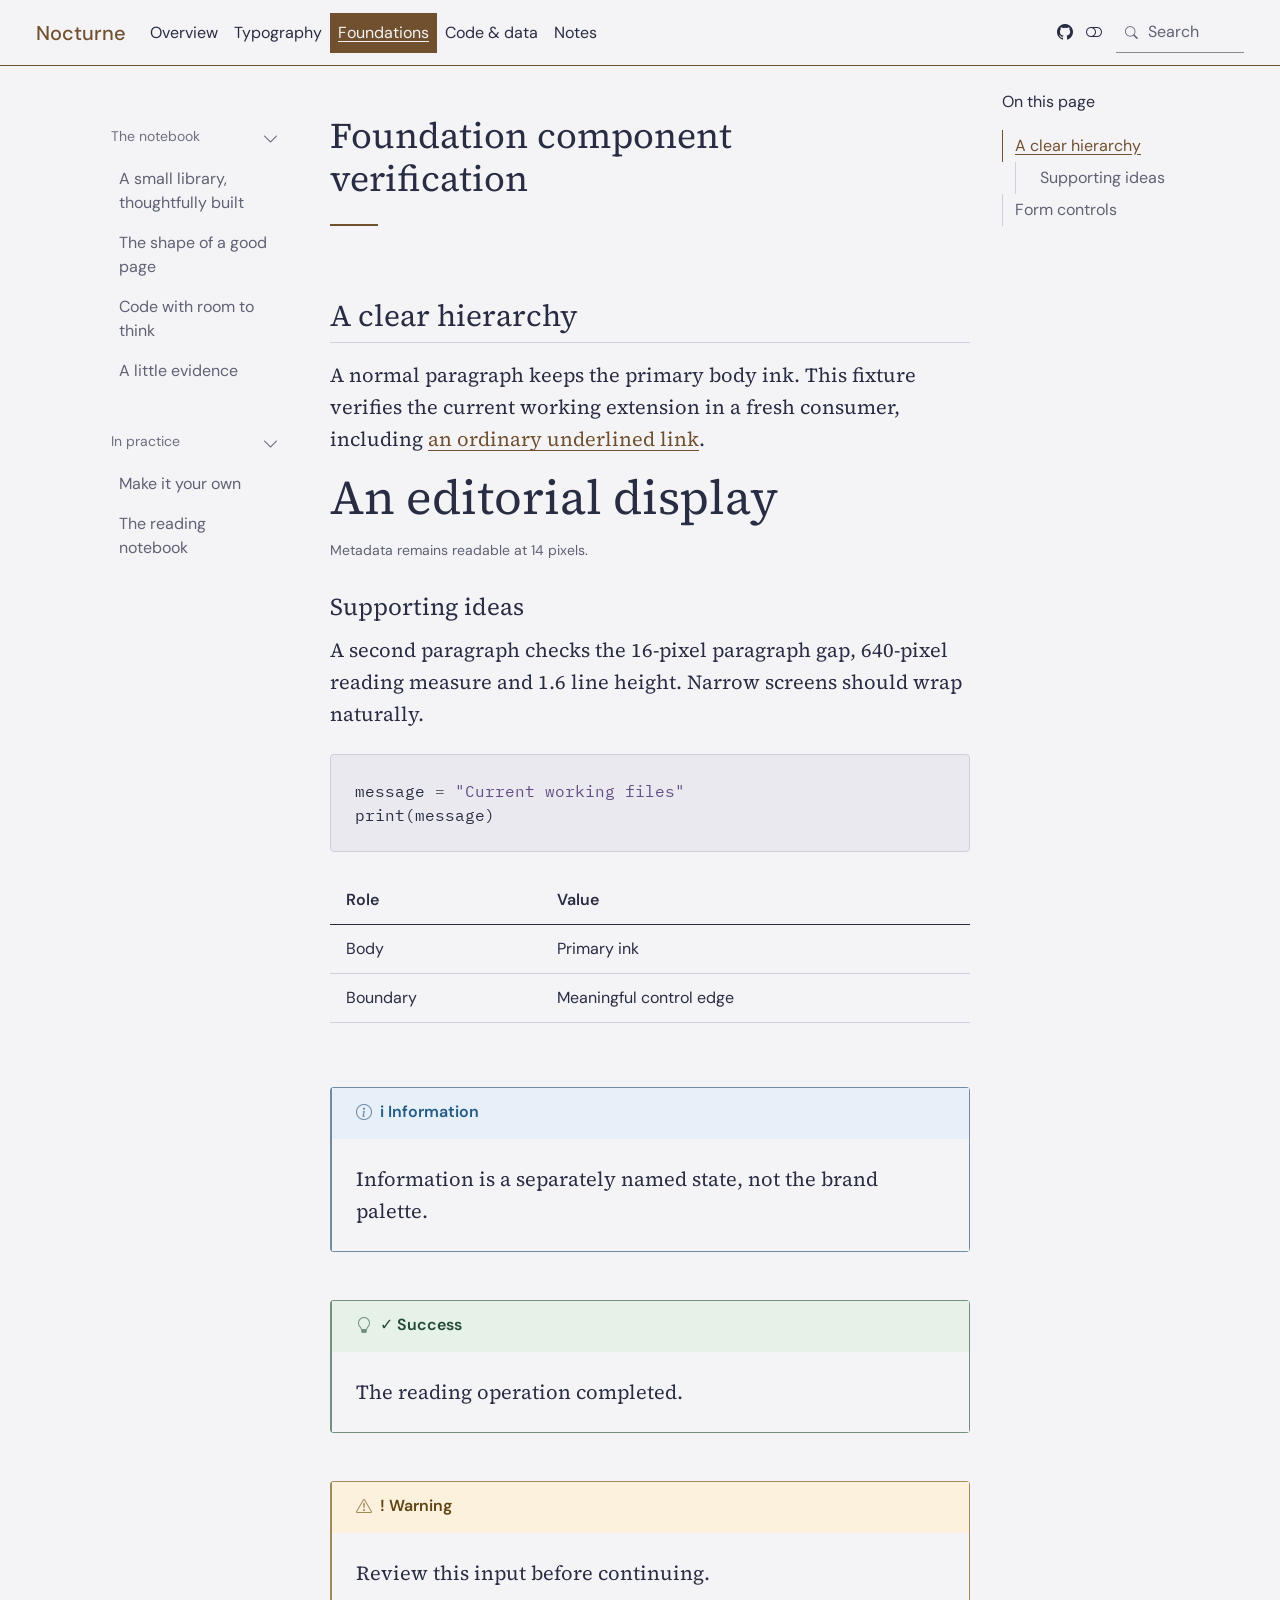
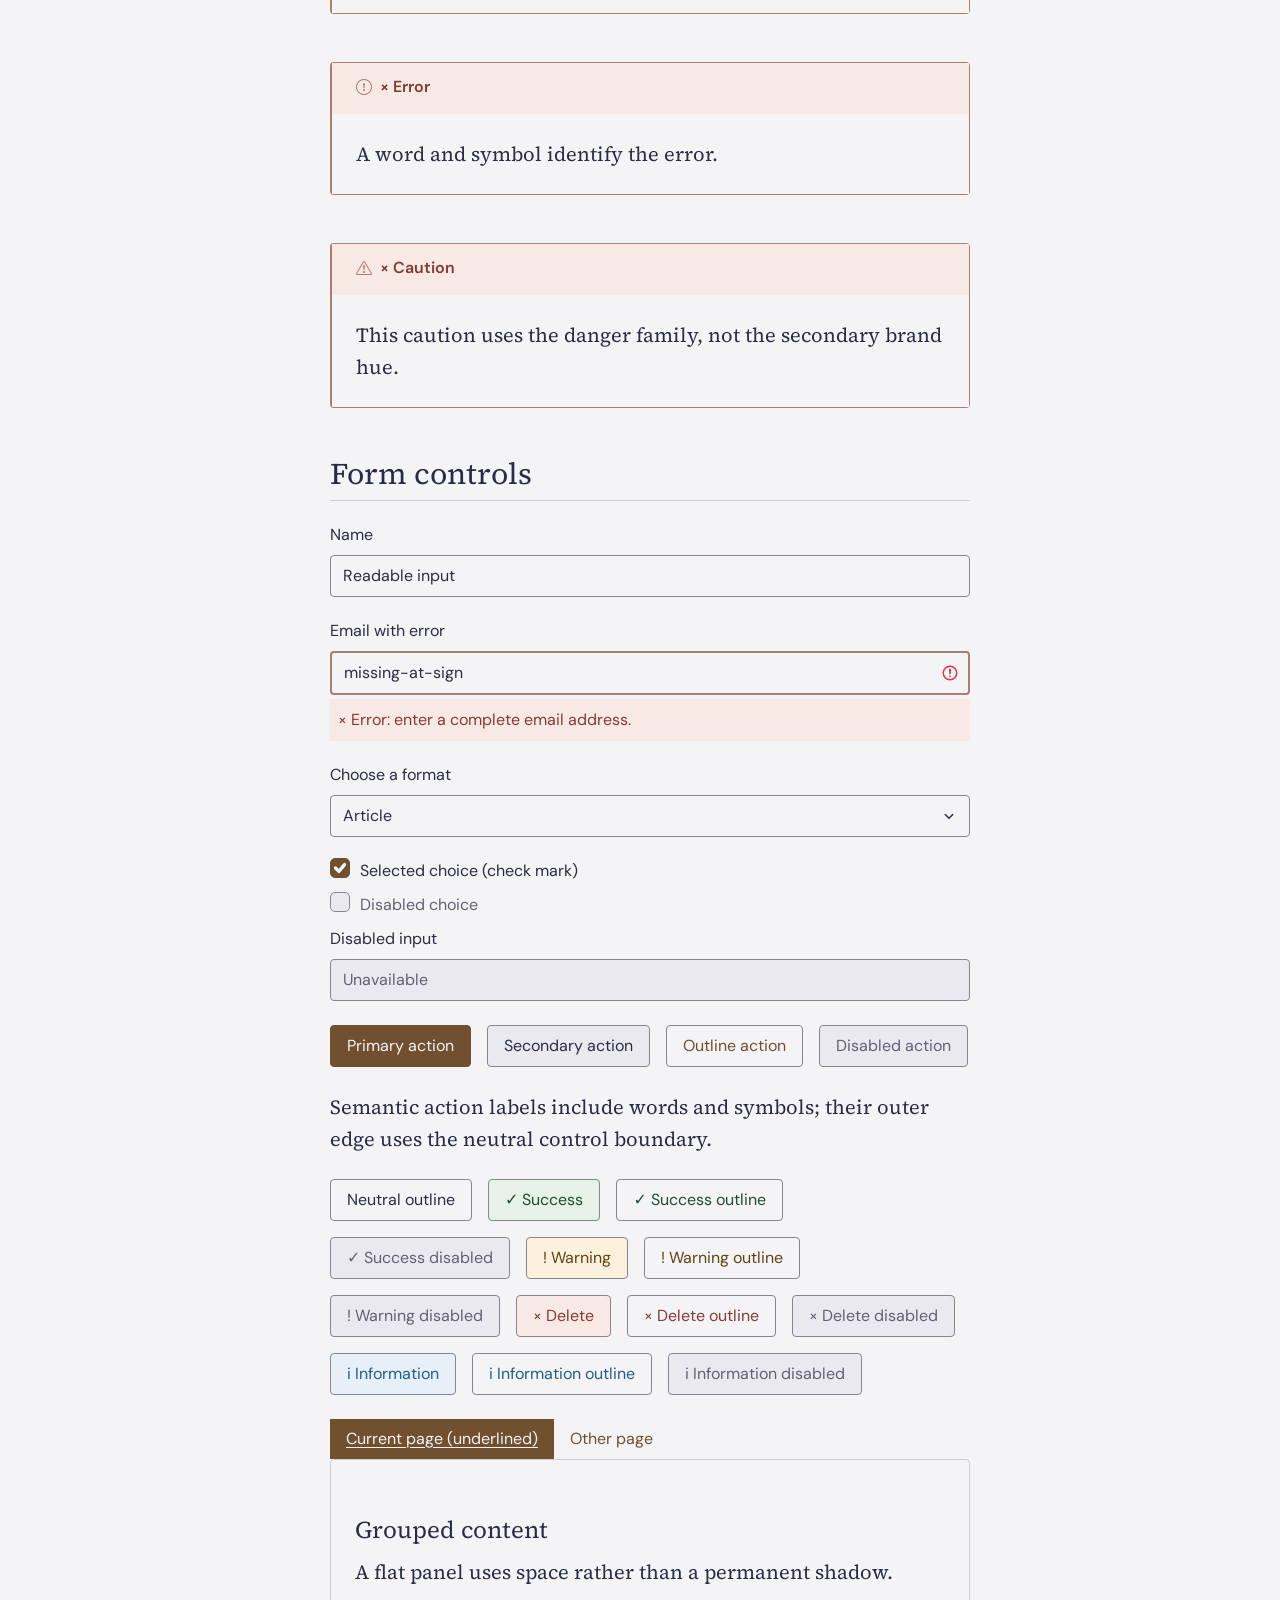
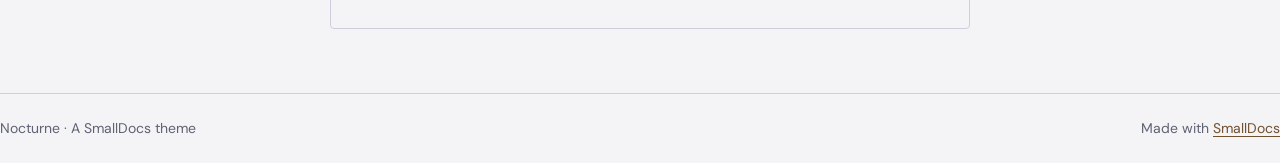
<file: pages/foundations.html>
<!doctype html><html lang="en"><head><meta charset="utf-8"><meta name="generator" content="smalldocs-0.3.1"><meta name="viewport" content="width=device-width, initial-scale=1.0, user-scalable=yes"><title>Foundation component verification – Nocturne</title><link rel="icon" href="../site_libs/themes/nocturne/logo.svg"><link rel="stylesheet" href="../site_libs/themes/nocturne/nocturne.css" data-mode="light" class="quarto-color-scheme" id="quarto-bootstrap-light" media="not all and (prefers-color-scheme: dark)"><link rel="stylesheet" href="../site_libs/themes/nocturne/nocturne-dark.css" data-mode="dark" class="quarto-color-scheme quarto-color-alternate" id="quarto-bootstrap-dark" media="(prefers-color-scheme: dark)"><link rel="stylesheet" href="../site_libs/bootstrap-icons/bootstrap-icons.min.css"><link rel="stylesheet" href="../site_libs/smalldocs.css"><meta name="smalldocs:offset" content="../"><script src="../site_libs/bootstrap/bootstrap.bundle.min.js"></script><script src="../site_libs/fuse/fuse.min.js"></script><script src="../site_libs/smalldocs.js" defer></script><script>(function(){var d=document.documentElement,s=null;try{s=localStorage.getItem('smalldocs-scheme')}catch(e){}var alt=s?s==='alternate':!!(window.matchMedia&&matchMedia('(prefers-color-scheme: dark)').matches);var ls=document.querySelectorAll('link.quarto-color-scheme');if(alt)d.dataset.scheme='alternate';if(s)ls.forEach(function(l){var on=l.classList.contains('quarto-color-alternate')===alt;if(on)l.setAttribute('blocking','render');l.media=on?'all':'not all'});var on=ls[alt?1:0];if(on&&on.dataset.mode==='dark')d.classList.add('quarto-dark')})();</script></head><body class="nav-sidebar floating nav-fixed"><header id="quarto-header" class="headroom sticky-top"><nav class="navbar navbar-expand-lg sd-navbar-default"><div class="navbar-container container-fluid"><div class="navbar-brand-container mx-auto"><a class="navbar-brand" href="../index.html"><span class="navbar-title">Nocturne</span></a></div><button class="navbar-toggler" type="button" data-bs-toggle="collapse" data-bs-target="#navbarCollapse" aria-controls="navbarCollapse" aria-expanded="false" aria-label="Toggle navigation"><span class="navbar-toggler-icon"></span></button><div class="collapse navbar-collapse" id="navbarCollapse"><ul class="navbar-nav navbar-nav-scroll me-auto"><li class="nav-item"><a class="nav-link" href="../index.html"><span class="menu-text">Overview</span></a></li><li class="nav-item"><a class="nav-link" href="typography.html"><span class="menu-text">Typography</span></a></li><li class="nav-item"><a class="nav-link active" href="foundations.html" aria-current="page"><span class="menu-text">Foundations</span></a></li><li class="nav-item"><a class="nav-link" href="code.html"><span class="menu-text">Code &amp; data</span></a></li><li class="nav-item"><a class="nav-link" href="../notes/index.html"><span class="menu-text">Notes</span></a></li></ul><ul class="navbar-nav navbar-nav-scroll ms-auto"><li class="nav-item compact"><a class="nav-link" href="https://github.com/rahuldave/smalldocs-nocturne" aria-label="github"><i class="bi bi-github" role="img"></i></a></li><li class="nav-item compact"><a class="quarto-color-scheme-toggle nav-link" href="" title="Toggle dark mode" onclick="window.smalldocsToggleScheme(); return false;"><i class="bi"></i></a></li></ul><div class="quarto-navbar-tools"><div class="smalldocs-search" id="quarto-search"><i class="bi bi-search" aria-hidden="true"></i><input type="search" class="form-control form-control-sm" placeholder="Search" aria-label="Search" autocomplete="off"><div class="smalldocs-search-results dropdown-menu"></div></div></div></div></div></nav><nav class="quarto-secondary-nav"><div class="container-fluid d-flex"><button type="button" class="quarto-btn-toggle btn" aria-controls="quarto-sidebar" aria-label="Toggle sidebar navigation"><i class="bi bi-layout-text-sidebar-reverse"></i></button></div></nav></header><div id="quarto-content" class="quarto-container page-columns page-rows-contents page-layout-article has-sidebar has-margin"><nav id="quarto-sidebar" class="sidebar collapse collapse-horizontal quarto-sidebar-collapse-item sidebar-navigation floating overflow-auto"><div class="sidebar-menu-container"><ul class="list-unstyled mt-1"><li class="sidebar-item sidebar-item-section"><div class="sidebar-item-container"><a class="sidebar-item-text sidebar-link text-start" data-bs-toggle="collapse" data-bs-target="#quarto-sidebar-section-1" role="navigation" aria-expanded="true"><span class="menu-text">The notebook</span></a><a class="sidebar-item-toggle text-start" data-bs-toggle="collapse" data-bs-target="#quarto-sidebar-section-1" role="navigation" aria-expanded="true" aria-label="Toggle section"><i class="bi bi-chevron-right ms-2"></i></a></div><ul id="quarto-sidebar-section-1" class="collapse list-unstyled sidebar-section depth1 show"><li class="sidebar-item"><div class="sidebar-item-container"><a href="../index.html" class="sidebar-item-text sidebar-link"><span class="menu-text">A small library, thoughtfully built</span></a></div></li><li class="sidebar-item"><div class="sidebar-item-container"><a href="typography.html" class="sidebar-item-text sidebar-link"><span class="menu-text">The shape of a good page</span></a></div></li><li class="sidebar-item"><div class="sidebar-item-container"><a href="code.html" class="sidebar-item-text sidebar-link"><span class="menu-text">Code with room to think</span></a></div></li><li class="sidebar-item"><div class="sidebar-item-container"><a href="figures.html" class="sidebar-item-text sidebar-link"><span class="menu-text">A little evidence</span></a></div></li></ul></li><li class="sidebar-item sidebar-item-section"><div class="sidebar-item-container"><a class="sidebar-item-text sidebar-link text-start" data-bs-toggle="collapse" data-bs-target="#quarto-sidebar-section-2" role="navigation" aria-expanded="true"><span class="menu-text">In practice</span></a><a class="sidebar-item-toggle text-start" data-bs-toggle="collapse" data-bs-target="#quarto-sidebar-section-2" role="navigation" aria-expanded="true" aria-label="Toggle section"><i class="bi bi-chevron-right ms-2"></i></a></div><ul id="quarto-sidebar-section-2" class="collapse list-unstyled sidebar-section depth1 show"><li class="sidebar-item"><div class="sidebar-item-container"><a href="install.html" class="sidebar-item-text sidebar-link"><span class="menu-text">Make it your own</span></a></div></li><li class="sidebar-item"><div class="sidebar-item-container"><a href="../notes/index.html" class="sidebar-item-text sidebar-link"><span class="menu-text">The reading notebook</span></a></div></li></ul></li></ul></div></nav><div id="quarto-sidebar-glass" class="quarto-sidebar-collapse-item"></div><div id="quarto-margin-sidebar" class="sidebar margin-sidebar"><nav id="TOC" role="doc-toc" class="toc-active"><h2 id="toc-title">On this page</h2><ul><li><a href="#a-clear-hierarchy" id="toc-a-clear-hierarchy" class="nav-link" data-scroll-target="#a-clear-hierarchy">A clear hierarchy</a><ul><li><a href="#supporting-ideas" id="toc-supporting-ideas" class="nav-link" data-scroll-target="#supporting-ideas">Supporting ideas</a></li></ul></li><li><a href="#form-controls" id="toc-form-controls" class="nav-link" data-scroll-target="#form-controls">Form controls</a></li></ul></nav></div><main class="content" id="quarto-document-content"><header id="title-block-header" class="quarto-title-block default"><div class="quarto-title"><h1 class="title">Foundation component verification</h1></div><div class="quarto-title-meta"></div></header><section id="a-clear-hierarchy" class="level2">
<h2 class="anchored" data-anchor-id="a-clear-hierarchy">A clear hierarchy</h2>
<p>A normal paragraph keeps the primary body ink. This fixture verifies the current working extension in a fresh consumer, including <a href="#form-controls">an ordinary underlined link</a>.</p>
<p class="editorial-display">An editorial display</p>
<p class="metadata">Metadata remains readable at 14 pixels.</p>
<section id="supporting-ideas" class="level3">
<h3 class="anchored" data-anchor-id="supporting-ideas">Supporting ideas</h3>
<p>A second paragraph checks the 16-pixel paragraph gap, 640-pixel reading measure and 1.6 line height. Narrow screens should wrap naturally.</p>
<div class="code-copy-outer-scaffold"><div class="sourceCode" id="cb1"><pre class="sourceCode python code-with-copy"><code class="sourceCode python">message <span class="op">=</span> <span class="st">&quot;</span><span class="st">Current working files</span><span class="st">&quot;</span>
<span class="bu">print</span>(message)</code></pre></div><button title="Copy to Clipboard" class="code-copy-button"><i class="bi"></i></button></div>
<div class="sd-table">
<table class="caption-top table">
<thead>
<tr>
<th>Role</th>
<th>Value</th>
</tr>
</thead>
<tbody>
<tr>
<td>Body</td>
<td>Primary ink</td>
</tr>
<tr>
<td>Boundary</td>
<td>Meaningful control edge</td>
</tr>
</tbody>
</table>
</div>
<div class="callout callout-style-default callout-note callout-titled"><div class="callout-header d-flex align-content-center"><div class="callout-icon-container"><i class="callout-icon"></i></div><div class="callout-title-container flex-fill">i Information</div></div><div class="callout-body-container callout-body">
<p>Information is a separately named state, not the brand palette.</p>
</div></div>
<div class="callout callout-style-default callout-tip callout-titled"><div class="callout-header d-flex align-content-center"><div class="callout-icon-container"><i class="callout-icon"></i></div><div class="callout-title-container flex-fill">✓ Success</div></div><div class="callout-body-container callout-body">
<p>The reading operation completed.</p>
</div></div>
<div class="callout callout-style-default callout-warning callout-titled"><div class="callout-header d-flex align-content-center"><div class="callout-icon-container"><i class="callout-icon"></i></div><div class="callout-title-container flex-fill">! Warning</div></div><div class="callout-body-container callout-body">
<p>Review this input before continuing.</p>
</div></div>
<div class="callout callout-style-default callout-important callout-titled"><div class="callout-header d-flex align-content-center"><div class="callout-icon-container"><i class="callout-icon"></i></div><div class="callout-title-container flex-fill">× Error</div></div><div class="callout-body-container callout-body">
<p>A word and symbol identify the error.</p>
</div></div>
<div class="callout callout-style-default callout-caution callout-titled"><div class="callout-header d-flex align-content-center"><div class="callout-icon-container"><i class="callout-icon"></i></div><div class="callout-title-container flex-fill">× Caution</div></div><div class="callout-body-container callout-body">
<p>This caution uses the danger family, not the secondary brand hue.</p>
</div></div>
</section>
</section>
<section id="form-controls" class="level2">
<h2 class="anchored" data-anchor-id="form-controls">Form controls</h2>
<form id="foundation-form" onsubmit="return false">
<div class="mb-3"><label class="form-label" for="reading-name">Name</label><input id="reading-name" class="form-control" value="Readable input"></div>
<div class="mb-3"><label class="form-label" for="reading-error">Email with error</label><input id="reading-error" class="form-control is-invalid" aria-invalid="true" aria-describedby="reading-error-message" value="missing-at-sign"><div id="reading-error-message" class="invalid-feedback">× Error: enter a complete email address.</div></div>
<div class="mb-3"><label class="form-label" for="reading-select">Choose a format</label><select id="reading-select" class="form-select"><option>Article</option><option>Notebook</option></select></div>
<div class="form-check"><input id="reading-checked" type="checkbox" class="form-check-input" checked><label for="reading-checked" class="form-check-label">Selected choice (check mark)</label></div>
<div class="form-check"><input id="reading-disabled-check" type="checkbox" class="form-check-input" disabled><label for="reading-disabled-check" class="form-check-label">Disabled choice</label></div>
<div class="mb-3"><label for="reading-disabled" class="form-label">Disabled input</label><input id="reading-disabled" class="form-control" disabled value="Unavailable"></div>
<div style="display:flex;gap:16px;flex-wrap:wrap;margin:24px 0">
<button id="reading-primary" class="btn btn-primary" type="button">Primary action</button>
<button id="reading-secondary" class="btn btn-secondary" type="button">Secondary action</button>
<button class="btn btn-outline-primary" type="button">Outline action</button>
<button id="reading-disabled-button" class="btn btn-primary" type="button" disabled>Disabled action</button>
</div>
<p>Semantic action labels include words and symbols; their outer edge uses the neutral control boundary.</p>
<div style="display:flex;gap:16px;flex-wrap:wrap;margin:24px 0">
<button id="reading-outline-secondary" class="btn btn-outline-secondary" type="button">Neutral outline</button>
<button id="reading-success" class="btn btn-success" type="button">✓ Success</button>
<button id="reading-outline-success" class="btn btn-outline-success" type="button">✓ Success outline</button>
<button id="reading-disabled-success" class="btn btn-success" type="button" disabled>✓ Success disabled</button>
<button id="reading-warning" class="btn btn-warning" type="button">! Warning</button>
<button id="reading-outline-warning" class="btn btn-outline-warning" type="button">! Warning outline</button>
<button id="reading-disabled-warning" class="btn btn-warning" type="button" disabled>! Warning disabled</button>
<button id="reading-danger" class="btn btn-danger" type="button">× Delete</button>
<button id="reading-outline-danger" class="btn btn-outline-danger" type="button">× Delete outline</button>
<button id="reading-disabled-danger" class="btn btn-danger" type="button" disabled>× Delete disabled</button>
<button id="reading-info" class="btn btn-info" type="button">i Information</button>
<button id="reading-outline-info" class="btn btn-outline-info" type="button">i Information outline</button>
<button id="reading-disabled-info" class="btn btn-info" type="button" disabled>i Information disabled</button>
</div>
</form>
<nav class="nav" aria-label="Fixture pages"><a class="nav-link" href="#form-controls" aria-current="page">Current page (underlined)</a><a class="nav-link" href="#a-clear-hierarchy">Other page</a></nav>
<div class="card"><div class="card-body"><h3>Grouped content</h3><p>A flat panel uses space rather than a permanent shadow.</p></div></div>
</section>
</main></div><footer class="footer"><div class="nav-footer"><div class="nav-footer-left">Nocturne · A SmallDocs theme</div><div class="nav-footer-center"></div><div class="nav-footer-right">Made with <a href="https://github.com/rahuldave/smalldocs">SmallDocs</a></div></div></footer><!-- Demo-only: allow direct links to the light and dark specimens. -->
<script>
document.addEventListener('DOMContentLoaded', () => {
  const desired = new URLSearchParams(location.search).get('mode');
  if (['light', 'dark'].includes(desired)) {
    if ((document.documentElement.dataset.scheme === 'alternate') !== (desired === 'dark')) window.smalldocsToggleScheme();
  }
});
</script>
</body></html>
</file>
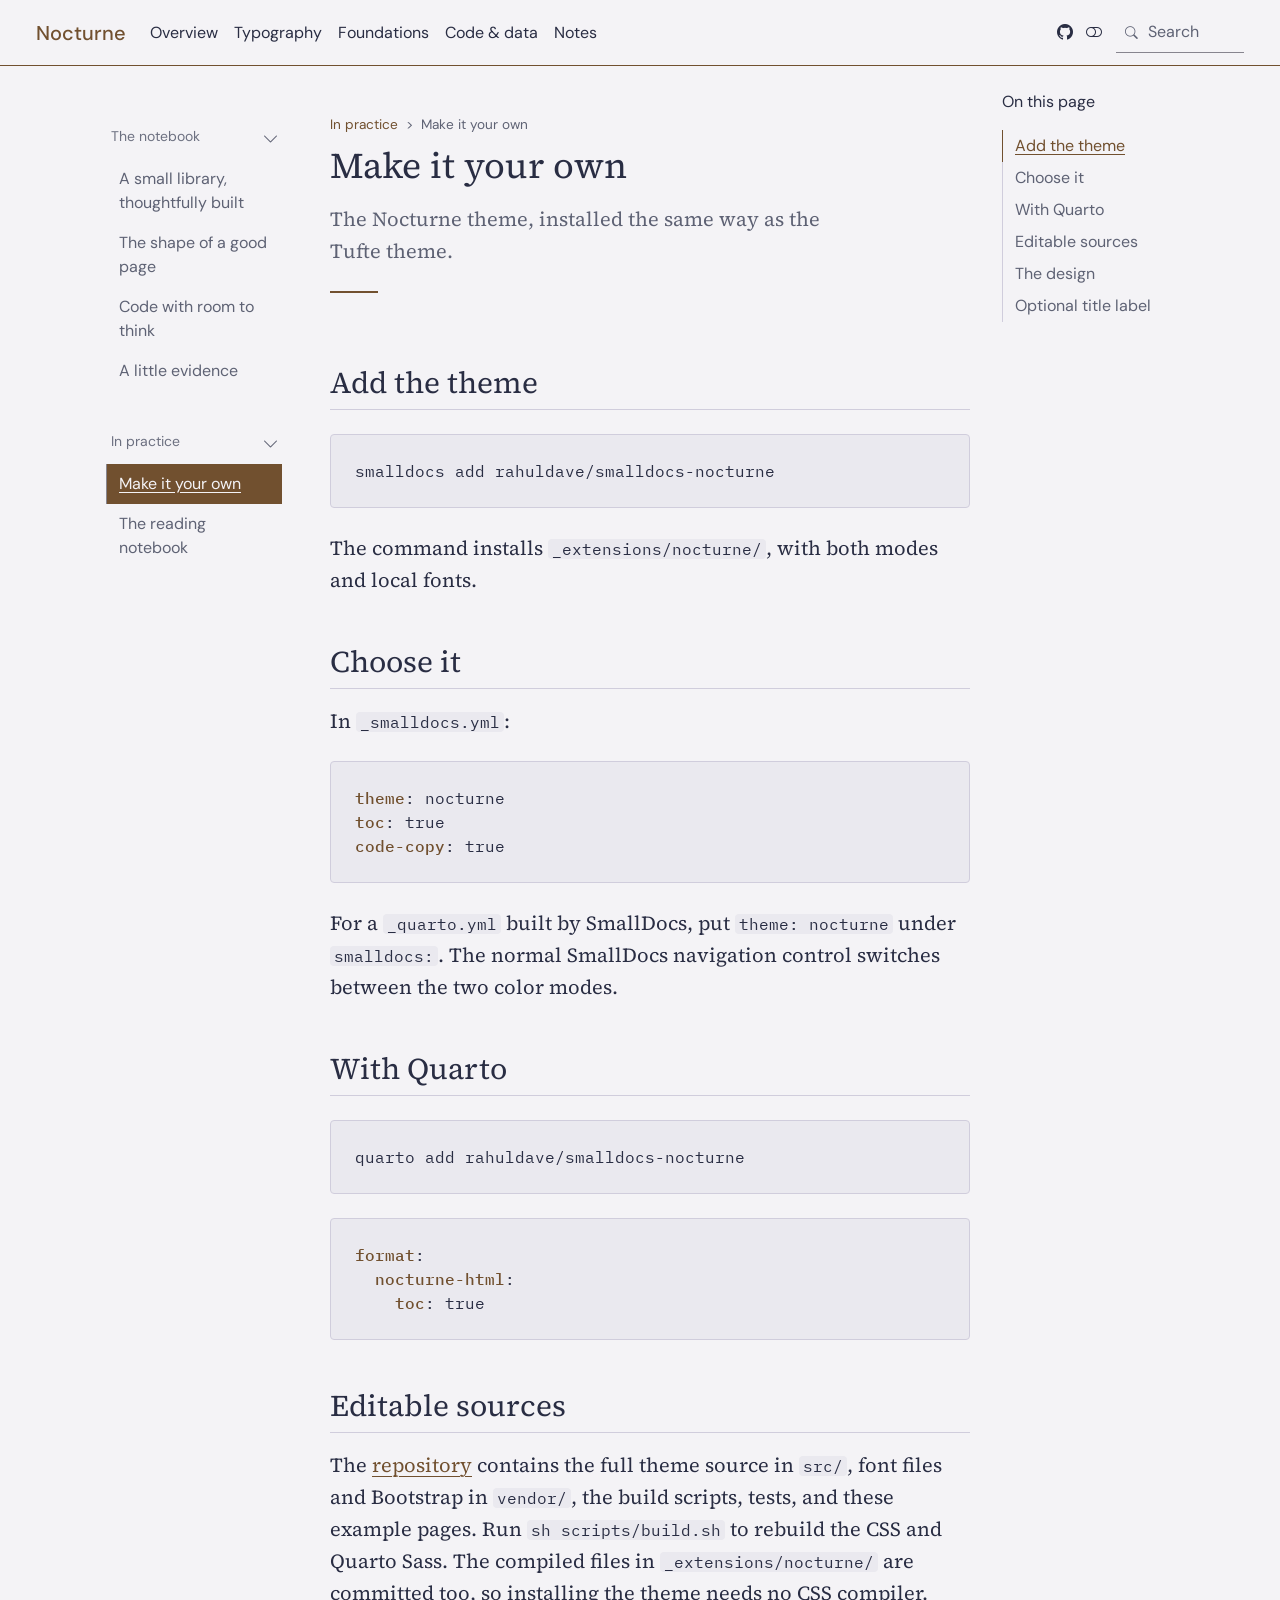
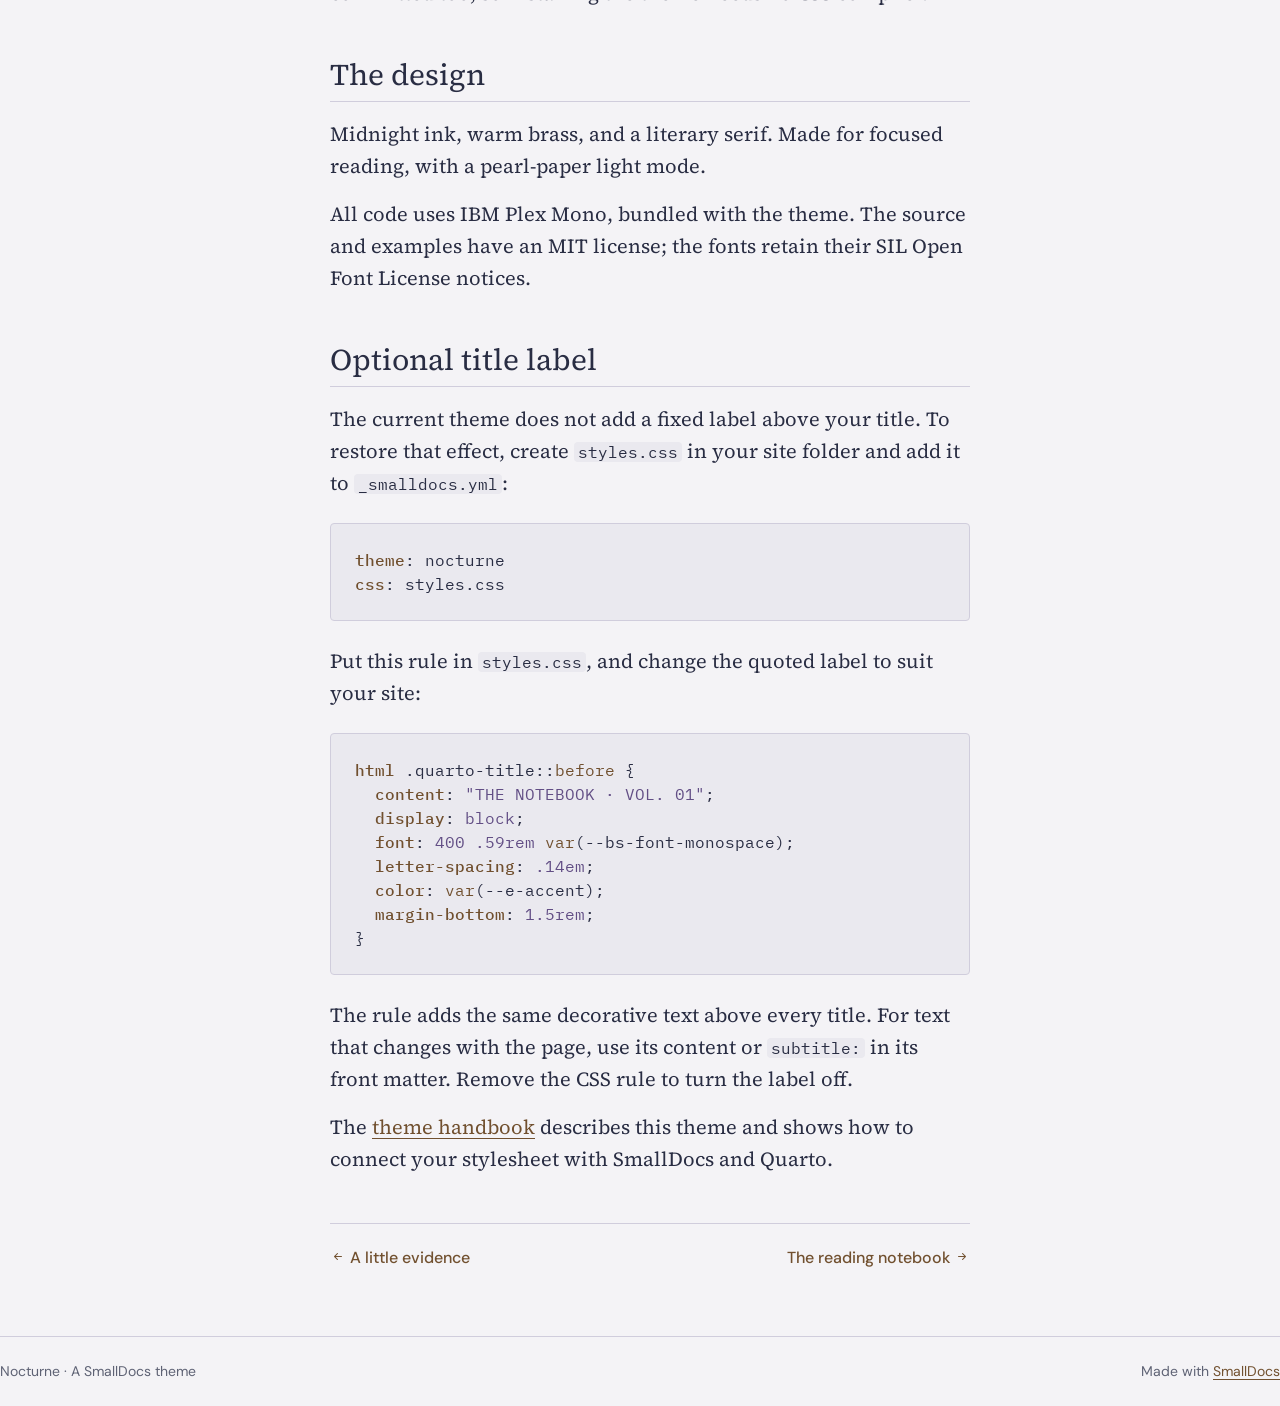
<file: pages/install.html>
<!doctype html><html lang="en"><head><meta charset="utf-8"><meta name="generator" content="smalldocs-0.3.1"><meta name="viewport" content="width=device-width, initial-scale=1.0, user-scalable=yes"><title>Make it your own – Nocturne</title><link rel="icon" href="../site_libs/themes/nocturne/logo.svg"><link rel="stylesheet" href="../site_libs/themes/nocturne/nocturne.css" data-mode="light" class="quarto-color-scheme" id="quarto-bootstrap-light" media="not all and (prefers-color-scheme: dark)"><link rel="stylesheet" href="../site_libs/themes/nocturne/nocturne-dark.css" data-mode="dark" class="quarto-color-scheme quarto-color-alternate" id="quarto-bootstrap-dark" media="(prefers-color-scheme: dark)"><link rel="stylesheet" href="../site_libs/bootstrap-icons/bootstrap-icons.min.css"><link rel="stylesheet" href="../site_libs/smalldocs.css"><meta name="smalldocs:offset" content="../"><script src="../site_libs/bootstrap/bootstrap.bundle.min.js"></script><script src="../site_libs/fuse/fuse.min.js"></script><script src="../site_libs/smalldocs.js" defer></script><script>(function(){var d=document.documentElement,s=null;try{s=localStorage.getItem('smalldocs-scheme')}catch(e){}var alt=s?s==='alternate':!!(window.matchMedia&&matchMedia('(prefers-color-scheme: dark)').matches);var ls=document.querySelectorAll('link.quarto-color-scheme');if(alt)d.dataset.scheme='alternate';if(s)ls.forEach(function(l){var on=l.classList.contains('quarto-color-alternate')===alt;if(on)l.setAttribute('blocking','render');l.media=on?'all':'not all'});var on=ls[alt?1:0];if(on&&on.dataset.mode==='dark')d.classList.add('quarto-dark')})();</script></head><body class="nav-sidebar floating nav-fixed"><header id="quarto-header" class="headroom sticky-top"><nav class="navbar navbar-expand-lg sd-navbar-default"><div class="navbar-container container-fluid"><div class="navbar-brand-container mx-auto"><a class="navbar-brand" href="../index.html"><span class="navbar-title">Nocturne</span></a></div><button class="navbar-toggler" type="button" data-bs-toggle="collapse" data-bs-target="#navbarCollapse" aria-controls="navbarCollapse" aria-expanded="false" aria-label="Toggle navigation"><span class="navbar-toggler-icon"></span></button><div class="collapse navbar-collapse" id="navbarCollapse"><ul class="navbar-nav navbar-nav-scroll me-auto"><li class="nav-item"><a class="nav-link" href="../index.html"><span class="menu-text">Overview</span></a></li><li class="nav-item"><a class="nav-link" href="typography.html"><span class="menu-text">Typography</span></a></li><li class="nav-item"><a class="nav-link" href="foundations.html"><span class="menu-text">Foundations</span></a></li><li class="nav-item"><a class="nav-link" href="code.html"><span class="menu-text">Code &amp; data</span></a></li><li class="nav-item"><a class="nav-link" href="../notes/index.html"><span class="menu-text">Notes</span></a></li></ul><ul class="navbar-nav navbar-nav-scroll ms-auto"><li class="nav-item compact"><a class="nav-link" href="https://github.com/rahuldave/smalldocs-nocturne" aria-label="github"><i class="bi bi-github" role="img"></i></a></li><li class="nav-item compact"><a class="quarto-color-scheme-toggle nav-link" href="" title="Toggle dark mode" onclick="window.smalldocsToggleScheme(); return false;"><i class="bi"></i></a></li></ul><div class="quarto-navbar-tools"><div class="smalldocs-search" id="quarto-search"><i class="bi bi-search" aria-hidden="true"></i><input type="search" class="form-control form-control-sm" placeholder="Search" aria-label="Search" autocomplete="off"><div class="smalldocs-search-results dropdown-menu"></div></div></div></div></div></nav><nav class="quarto-secondary-nav"><div class="container-fluid d-flex"><button type="button" class="quarto-btn-toggle btn" aria-controls="quarto-sidebar" aria-label="Toggle sidebar navigation"><i class="bi bi-layout-text-sidebar-reverse"></i></button><nav class="quarto-page-breadcrumbs" aria-label="breadcrumb"><ol class="breadcrumb"><li class="breadcrumb-item"><a href="install.html">In practice</a></li><li class="breadcrumb-item"><a href="install.html">Make it your own</a></li></ol></nav></div></nav></header><div id="quarto-content" class="quarto-container page-columns page-rows-contents page-layout-article has-sidebar has-margin"><nav id="quarto-sidebar" class="sidebar collapse collapse-horizontal quarto-sidebar-collapse-item sidebar-navigation floating overflow-auto"><div class="sidebar-menu-container"><ul class="list-unstyled mt-1"><li class="sidebar-item sidebar-item-section"><div class="sidebar-item-container"><a class="sidebar-item-text sidebar-link text-start" data-bs-toggle="collapse" data-bs-target="#quarto-sidebar-section-1" role="navigation" aria-expanded="true"><span class="menu-text">The notebook</span></a><a class="sidebar-item-toggle text-start" data-bs-toggle="collapse" data-bs-target="#quarto-sidebar-section-1" role="navigation" aria-expanded="true" aria-label="Toggle section"><i class="bi bi-chevron-right ms-2"></i></a></div><ul id="quarto-sidebar-section-1" class="collapse list-unstyled sidebar-section depth1 show"><li class="sidebar-item"><div class="sidebar-item-container"><a href="../index.html" class="sidebar-item-text sidebar-link"><span class="menu-text">A small library, thoughtfully built</span></a></div></li><li class="sidebar-item"><div class="sidebar-item-container"><a href="typography.html" class="sidebar-item-text sidebar-link"><span class="menu-text">The shape of a good page</span></a></div></li><li class="sidebar-item"><div class="sidebar-item-container"><a href="code.html" class="sidebar-item-text sidebar-link"><span class="menu-text">Code with room to think</span></a></div></li><li class="sidebar-item"><div class="sidebar-item-container"><a href="figures.html" class="sidebar-item-text sidebar-link"><span class="menu-text">A little evidence</span></a></div></li></ul></li><li class="sidebar-item sidebar-item-section"><div class="sidebar-item-container"><a class="sidebar-item-text sidebar-link text-start" data-bs-toggle="collapse" data-bs-target="#quarto-sidebar-section-2" role="navigation" aria-expanded="true"><span class="menu-text">In practice</span></a><a class="sidebar-item-toggle text-start" data-bs-toggle="collapse" data-bs-target="#quarto-sidebar-section-2" role="navigation" aria-expanded="true" aria-label="Toggle section"><i class="bi bi-chevron-right ms-2"></i></a></div><ul id="quarto-sidebar-section-2" class="collapse list-unstyled sidebar-section depth1 show"><li class="sidebar-item"><div class="sidebar-item-container"><a href="install.html" class="sidebar-item-text sidebar-link active" aria-current="page"><span class="menu-text">Make it your own</span></a></div></li><li class="sidebar-item"><div class="sidebar-item-container"><a href="../notes/index.html" class="sidebar-item-text sidebar-link"><span class="menu-text">The reading notebook</span></a></div></li></ul></li></ul></div></nav><div id="quarto-sidebar-glass" class="quarto-sidebar-collapse-item"></div><div id="quarto-margin-sidebar" class="sidebar margin-sidebar"><nav id="TOC" role="doc-toc" class="toc-active"><h2 id="toc-title">On this page</h2><ul><li><a href="#add-the-theme" id="toc-add-the-theme" class="nav-link" data-scroll-target="#add-the-theme">Add the theme</a></li><li><a href="#choose-it" id="toc-choose-it" class="nav-link" data-scroll-target="#choose-it">Choose it</a></li><li><a href="#with-quarto" id="toc-with-quarto" class="nav-link" data-scroll-target="#with-quarto">With Quarto</a></li><li><a href="#editable-sources" id="toc-editable-sources" class="nav-link" data-scroll-target="#editable-sources">Editable sources</a></li><li><a href="#the-design" id="toc-the-design" class="nav-link" data-scroll-target="#the-design">The design</a></li><li><a href="#optional-title-label" id="toc-optional-title-label" class="nav-link" data-scroll-target="#optional-title-label">Optional title label</a></li></ul></nav></div><main class="content" id="quarto-document-content"><header id="title-block-header" class="quarto-title-block default"><nav class="quarto-page-breadcrumbs quarto-title-breadcrumbs d-none d-lg-block" aria-label="breadcrumb"><ol class="breadcrumb"><li class="breadcrumb-item"><a href="install.html">In practice</a></li><li class="breadcrumb-item"><a href="install.html">Make it your own</a></li></ol></nav><div class="quarto-title"><h1 class="title">Make it your own</h1><p class="subtitle lead">The Nocturne theme, installed the same way as the Tufte theme.</p></div><div class="quarto-title-meta"></div></header><section id="add-the-theme" class="level2">
<h2 class="anchored" data-anchor-id="add-the-theme">Add the theme</h2>
<div class="code-copy-outer-scaffold"><div class="sourceCode" id="cb1"><pre class="sourceCode sh code-with-copy"><code class="sourceCode sh">smalldocs add rahuldave/smalldocs-nocturne</code></pre></div><button title="Copy to Clipboard" class="code-copy-button"><i class="bi"></i></button></div>
<p>The command installs <code>_extensions/nocturne/</code>, with both modes and local fonts.</p>
</section>
<section id="choose-it" class="level2">
<h2 class="anchored" data-anchor-id="choose-it">Choose it</h2>
<p>In <code>_smalldocs.yml</code>:</p>
<div class="code-copy-outer-scaffold"><div class="sourceCode" id="cb2"><pre class="sourceCode yaml code-with-copy"><code class="sourceCode yaml"><span class="kw">theme</span>: nocturne
<span class="kw">toc</span>: true
<span class="kw">code-copy</span>: true</code></pre></div><button title="Copy to Clipboard" class="code-copy-button"><i class="bi"></i></button></div>
<p>For a <code>_quarto.yml</code> built by SmallDocs, put <code>theme: nocturne</code> under <code>smalldocs:</code>.
The normal SmallDocs navigation control switches between the two color modes.</p>
</section>
<section id="with-quarto" class="level2">
<h2 class="anchored" data-anchor-id="with-quarto">With Quarto</h2>
<div class="code-copy-outer-scaffold"><div class="sourceCode" id="cb3"><pre class="sourceCode sh code-with-copy"><code class="sourceCode sh">quarto add rahuldave/smalldocs-nocturne</code></pre></div><button title="Copy to Clipboard" class="code-copy-button"><i class="bi"></i></button></div>
<div class="code-copy-outer-scaffold"><div class="sourceCode" id="cb4"><pre class="sourceCode yaml code-with-copy"><code class="sourceCode yaml"><span class="kw">format</span>:
  <span class="kw">nocturne-html</span>:
    <span class="kw">toc</span>: true</code></pre></div><button title="Copy to Clipboard" class="code-copy-button"><i class="bi"></i></button></div>
</section>
<section id="editable-sources" class="level2">
<h2 class="anchored" data-anchor-id="editable-sources">Editable sources</h2>
<p>The <a href="https://github.com/rahuldave/smalldocs-nocturne">repository</a> contains the full
theme source in <code>src/</code>, font files and Bootstrap in <code>vendor/</code>, the build scripts,
tests, and these example pages. Run <code>sh scripts/build.sh</code> to rebuild the CSS and
Quarto Sass. The compiled files in <code>_extensions/nocturne/</code> are committed too, so
installing the theme needs no CSS compiler.</p>
</section>
<section id="the-design" class="level2">
<h2 class="anchored" data-anchor-id="the-design">The design</h2>
<p>Midnight ink, warm brass, and a literary serif. Made for focused reading, with a pearl-paper light mode.</p>
<p>All code uses IBM Plex Mono, bundled with the theme. The source and examples
have an MIT license; the fonts retain their SIL Open Font License notices.</p>
</section>
<section id="optional-title-label" class="level2">
<h2 class="anchored" data-anchor-id="optional-title-label">Optional title label</h2>
<p>The current theme does not add a fixed label above your title. To restore that
effect, create <code>styles.css</code> in your site folder and add it to <code>_smalldocs.yml</code>:</p>
<div class="code-copy-outer-scaffold"><div class="sourceCode" id="cb5"><pre class="sourceCode yaml code-with-copy"><code class="sourceCode yaml"><span class="kw">theme</span>: nocturne
<span class="kw">css</span>: styles.css</code></pre></div><button title="Copy to Clipboard" class="code-copy-button"><i class="bi"></i></button></div>
<p>Put this rule in <code>styles.css</code>, and change the quoted label to suit your site:</p>
<div class="code-copy-outer-scaffold"><div class="sourceCode" id="cb6"><pre class="sourceCode css code-with-copy"><code class="sourceCode css"><span class="kw">html</span> .quarto-title::<span class="at">before</span> {
  <span class="kw">content</span>: <span class="st">&quot;THE NOTEBOOK · VOL. 01&quot;</span>;
  <span class="kw">display</span>: <span class="cn">block</span>;
  <span class="kw">font</span>: <span class="dv">400</span> <span class="fl">.59</span><span class="dt">rem</span> <span class="fu">var</span>(<span class="va">--bs-font-monospace</span>);
  <span class="kw">letter-spacing</span>: <span class="fl">.14</span><span class="dt">em</span>;
  <span class="kw">color</span>: <span class="fu">var</span>(<span class="va">--e-accent</span>);
  <span class="kw">margin-bottom</span>: <span class="fl">1.5</span><span class="dt">rem</span>;
}</code></pre></div><button title="Copy to Clipboard" class="code-copy-button"><i class="bi"></i></button></div>
<p>The rule adds the same decorative text above every title. For text that changes
with the page, use its content or <code>subtitle:</code> in its front matter. Remove the CSS
rule to turn the label off.</p>
<p>The <a href="https://rahuldave.com/elegant-themes/theme-guide.html#nocturne">theme handbook</a> describes
this theme and shows how to connect your stylesheet with SmallDocs and Quarto.</p>
</section>
<nav class="page-navigation"><div class="nav-page nav-page-previous"><a href="figures.html" class="pagination-link"><i class="bi bi-arrow-left-short"></i> <span class="nav-page-text">A little evidence</span></a></div><div class="nav-page nav-page-next"><a href="../notes/index.html" class="pagination-link"><span class="nav-page-text">The reading notebook</span> <i class="bi bi-arrow-right-short"></i></a></div></nav></main></div><footer class="footer"><div class="nav-footer"><div class="nav-footer-left">Nocturne · A SmallDocs theme</div><div class="nav-footer-center"></div><div class="nav-footer-right">Made with <a href="https://github.com/rahuldave/smalldocs">SmallDocs</a></div></div></footer><!-- Demo-only: allow direct links to the light and dark specimens. -->
<script>
document.addEventListener('DOMContentLoaded', () => {
  const desired = new URLSearchParams(location.search).get('mode');
  if (['light', 'dark'].includes(desired)) {
    if ((document.documentElement.dataset.scheme === 'alternate') !== (desired === 'dark')) window.smalldocsToggleScheme();
  }
});
</script>
</body></html>
</file>
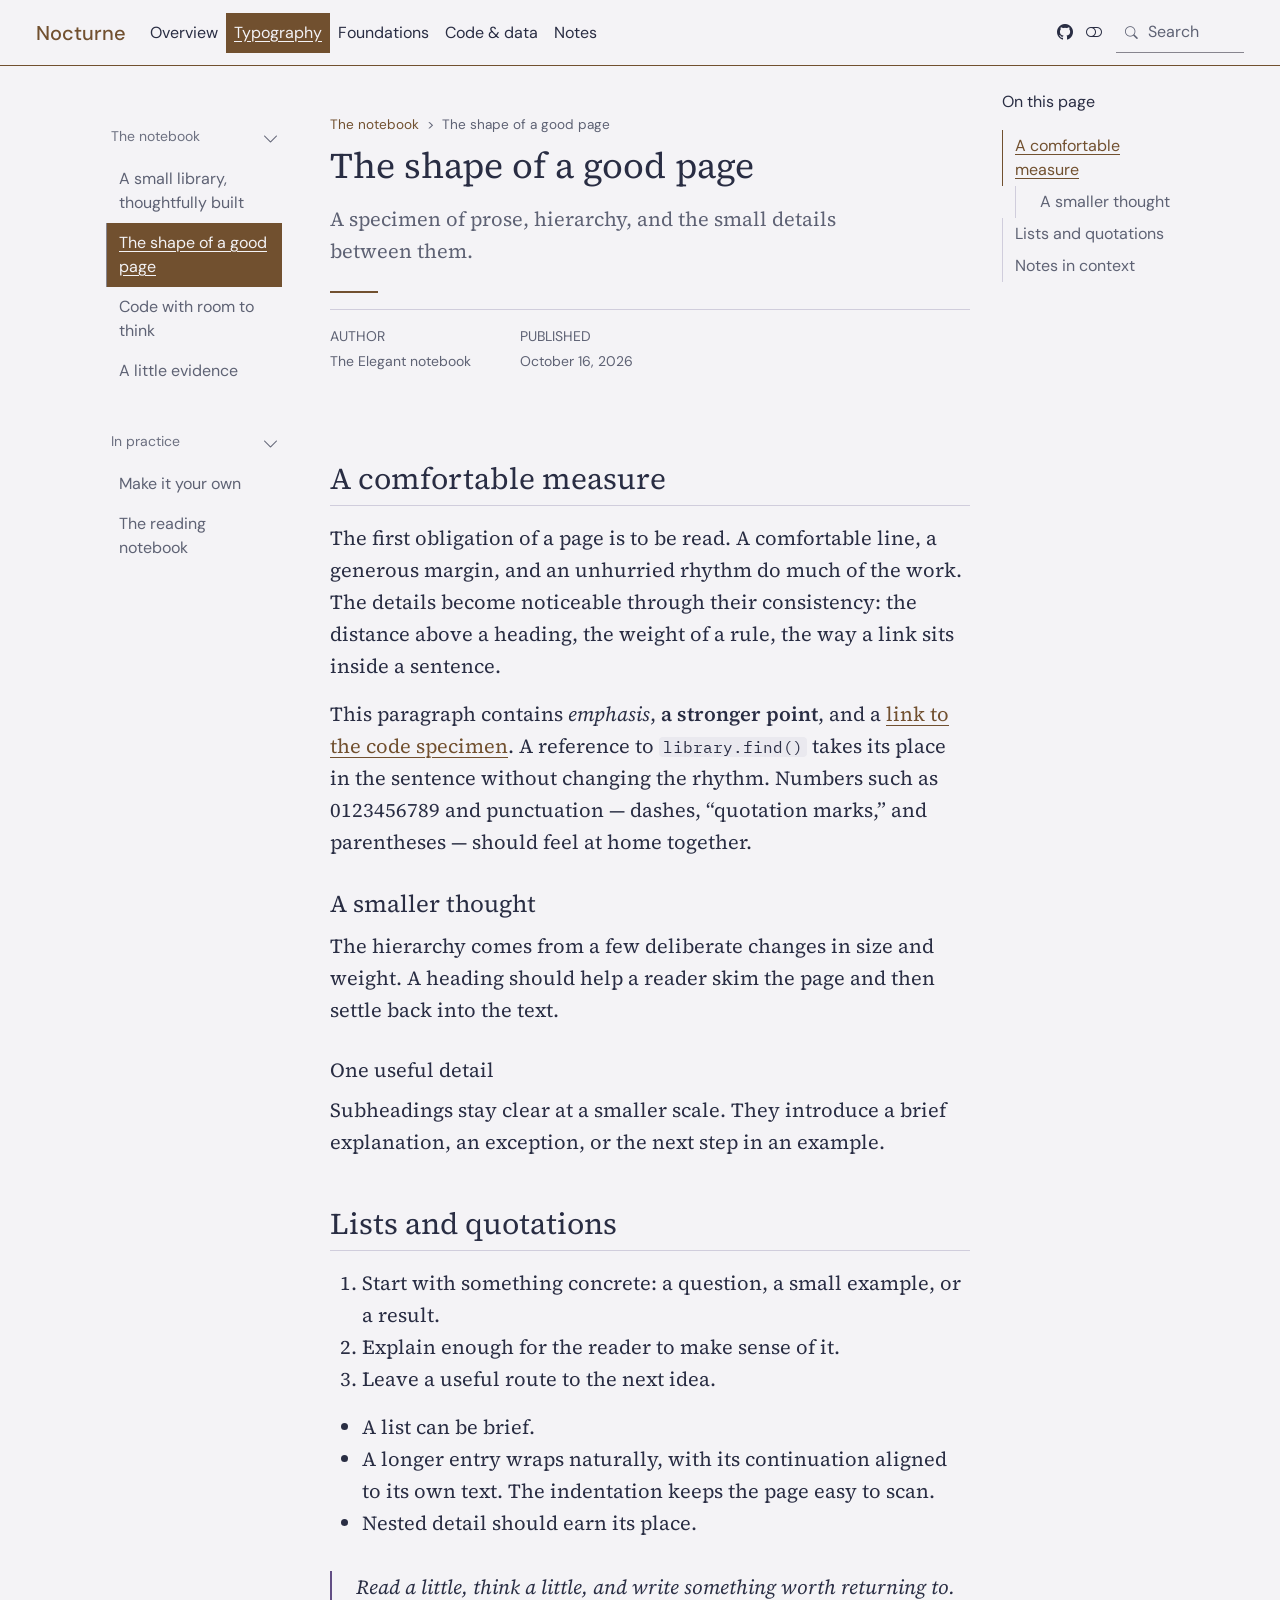
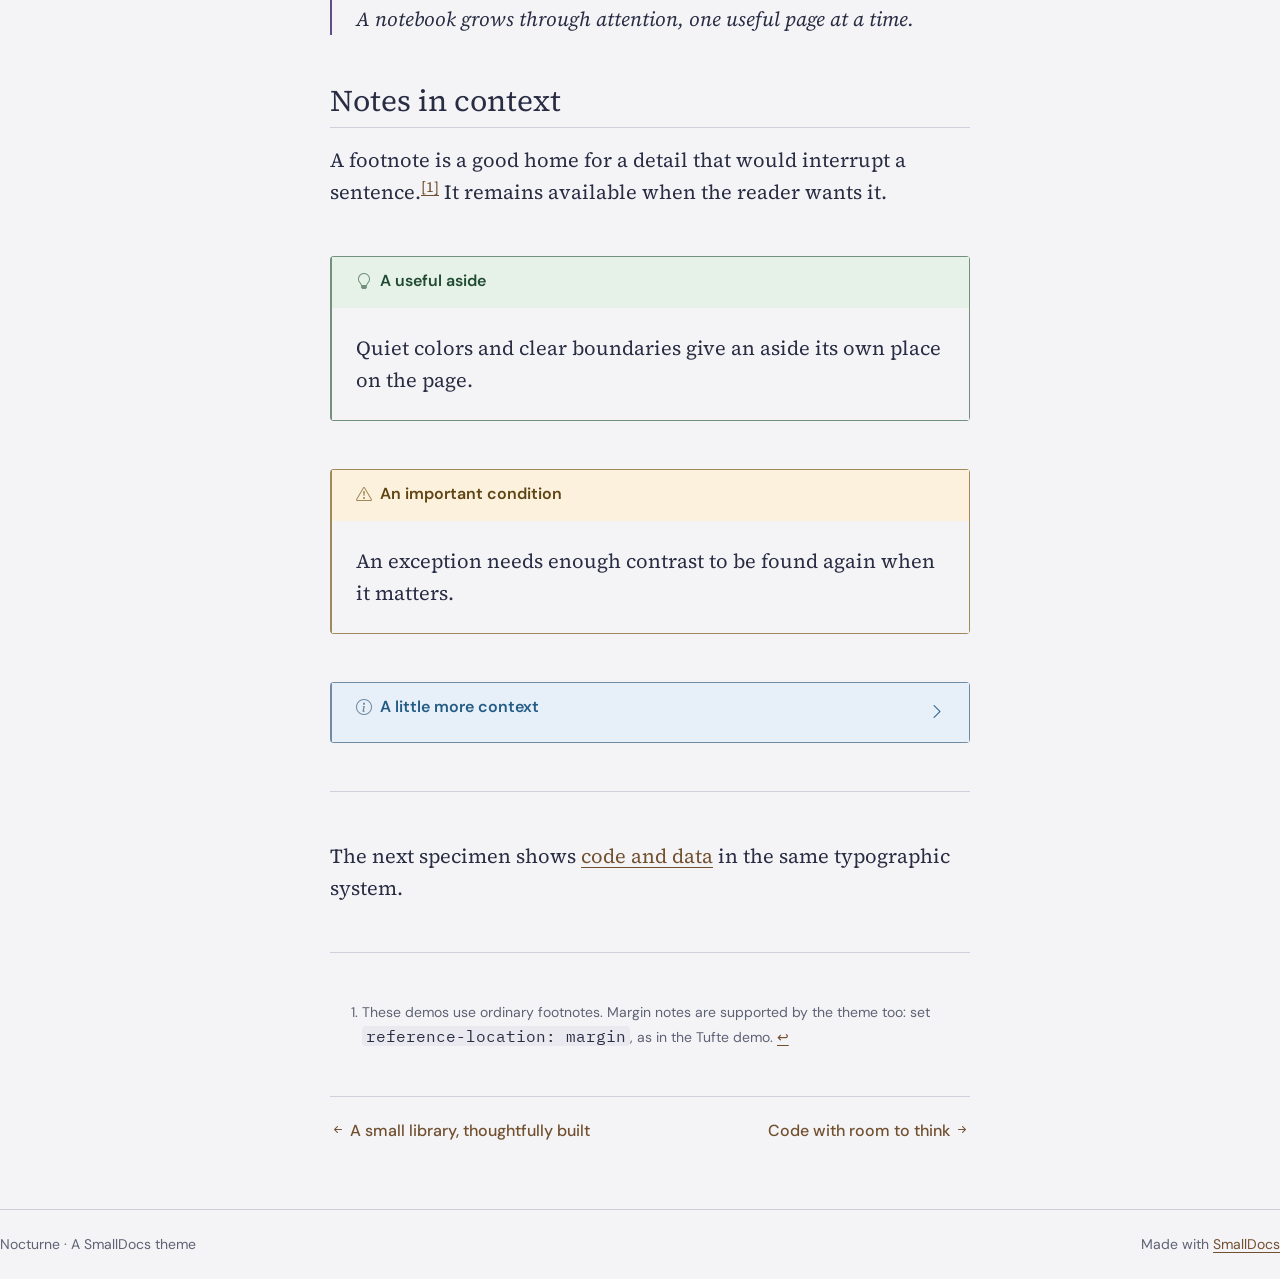
<file: pages/typography.html>
<!doctype html><html lang="en"><head><meta charset="utf-8"><meta name="generator" content="smalldocs-0.3.1"><meta name="viewport" content="width=device-width, initial-scale=1.0, user-scalable=yes"><meta name="author" content="The Elegant notebook"><title>The shape of a good page – Nocturne</title><link rel="icon" href="../site_libs/themes/nocturne/logo.svg"><link rel="stylesheet" href="../site_libs/themes/nocturne/nocturne.css" data-mode="light" class="quarto-color-scheme" id="quarto-bootstrap-light" media="not all and (prefers-color-scheme: dark)"><link rel="stylesheet" href="../site_libs/themes/nocturne/nocturne-dark.css" data-mode="dark" class="quarto-color-scheme quarto-color-alternate" id="quarto-bootstrap-dark" media="(prefers-color-scheme: dark)"><link rel="stylesheet" href="../site_libs/bootstrap-icons/bootstrap-icons.min.css"><link rel="stylesheet" href="../site_libs/smalldocs.css"><meta name="smalldocs:offset" content="../"><script src="../site_libs/bootstrap/bootstrap.bundle.min.js"></script><script src="../site_libs/fuse/fuse.min.js"></script><script src="../site_libs/smalldocs.js" defer></script><script>(function(){var d=document.documentElement,s=null;try{s=localStorage.getItem('smalldocs-scheme')}catch(e){}var alt=s?s==='alternate':!!(window.matchMedia&&matchMedia('(prefers-color-scheme: dark)').matches);var ls=document.querySelectorAll('link.quarto-color-scheme');if(alt)d.dataset.scheme='alternate';if(s)ls.forEach(function(l){var on=l.classList.contains('quarto-color-alternate')===alt;if(on)l.setAttribute('blocking','render');l.media=on?'all':'not all'});var on=ls[alt?1:0];if(on&&on.dataset.mode==='dark')d.classList.add('quarto-dark')})();</script></head><body class="nav-sidebar floating nav-fixed"><header id="quarto-header" class="headroom sticky-top"><nav class="navbar navbar-expand-lg sd-navbar-default"><div class="navbar-container container-fluid"><div class="navbar-brand-container mx-auto"><a class="navbar-brand" href="../index.html"><span class="navbar-title">Nocturne</span></a></div><button class="navbar-toggler" type="button" data-bs-toggle="collapse" data-bs-target="#navbarCollapse" aria-controls="navbarCollapse" aria-expanded="false" aria-label="Toggle navigation"><span class="navbar-toggler-icon"></span></button><div class="collapse navbar-collapse" id="navbarCollapse"><ul class="navbar-nav navbar-nav-scroll me-auto"><li class="nav-item"><a class="nav-link" href="../index.html"><span class="menu-text">Overview</span></a></li><li class="nav-item"><a class="nav-link active" href="typography.html" aria-current="page"><span class="menu-text">Typography</span></a></li><li class="nav-item"><a class="nav-link" href="foundations.html"><span class="menu-text">Foundations</span></a></li><li class="nav-item"><a class="nav-link" href="code.html"><span class="menu-text">Code &amp; data</span></a></li><li class="nav-item"><a class="nav-link" href="../notes/index.html"><span class="menu-text">Notes</span></a></li></ul><ul class="navbar-nav navbar-nav-scroll ms-auto"><li class="nav-item compact"><a class="nav-link" href="https://github.com/rahuldave/smalldocs-nocturne" aria-label="github"><i class="bi bi-github" role="img"></i></a></li><li class="nav-item compact"><a class="quarto-color-scheme-toggle nav-link" href="" title="Toggle dark mode" onclick="window.smalldocsToggleScheme(); return false;"><i class="bi"></i></a></li></ul><div class="quarto-navbar-tools"><div class="smalldocs-search" id="quarto-search"><i class="bi bi-search" aria-hidden="true"></i><input type="search" class="form-control form-control-sm" placeholder="Search" aria-label="Search" autocomplete="off"><div class="smalldocs-search-results dropdown-menu"></div></div></div></div></div></nav><nav class="quarto-secondary-nav"><div class="container-fluid d-flex"><button type="button" class="quarto-btn-toggle btn" aria-controls="quarto-sidebar" aria-label="Toggle sidebar navigation"><i class="bi bi-layout-text-sidebar-reverse"></i></button><nav class="quarto-page-breadcrumbs" aria-label="breadcrumb"><ol class="breadcrumb"><li class="breadcrumb-item"><a href="../index.html">The notebook</a></li><li class="breadcrumb-item"><a href="typography.html">The shape of a good page</a></li></ol></nav></div></nav></header><div id="quarto-content" class="quarto-container page-columns page-rows-contents page-layout-article has-sidebar has-margin"><nav id="quarto-sidebar" class="sidebar collapse collapse-horizontal quarto-sidebar-collapse-item sidebar-navigation floating overflow-auto"><div class="sidebar-menu-container"><ul class="list-unstyled mt-1"><li class="sidebar-item sidebar-item-section"><div class="sidebar-item-container"><a class="sidebar-item-text sidebar-link text-start" data-bs-toggle="collapse" data-bs-target="#quarto-sidebar-section-1" role="navigation" aria-expanded="true"><span class="menu-text">The notebook</span></a><a class="sidebar-item-toggle text-start" data-bs-toggle="collapse" data-bs-target="#quarto-sidebar-section-1" role="navigation" aria-expanded="true" aria-label="Toggle section"><i class="bi bi-chevron-right ms-2"></i></a></div><ul id="quarto-sidebar-section-1" class="collapse list-unstyled sidebar-section depth1 show"><li class="sidebar-item"><div class="sidebar-item-container"><a href="../index.html" class="sidebar-item-text sidebar-link"><span class="menu-text">A small library, thoughtfully built</span></a></div></li><li class="sidebar-item"><div class="sidebar-item-container"><a href="typography.html" class="sidebar-item-text sidebar-link active" aria-current="page"><span class="menu-text">The shape of a good page</span></a></div></li><li class="sidebar-item"><div class="sidebar-item-container"><a href="code.html" class="sidebar-item-text sidebar-link"><span class="menu-text">Code with room to think</span></a></div></li><li class="sidebar-item"><div class="sidebar-item-container"><a href="figures.html" class="sidebar-item-text sidebar-link"><span class="menu-text">A little evidence</span></a></div></li></ul></li><li class="sidebar-item sidebar-item-section"><div class="sidebar-item-container"><a class="sidebar-item-text sidebar-link text-start" data-bs-toggle="collapse" data-bs-target="#quarto-sidebar-section-2" role="navigation" aria-expanded="true"><span class="menu-text">In practice</span></a><a class="sidebar-item-toggle text-start" data-bs-toggle="collapse" data-bs-target="#quarto-sidebar-section-2" role="navigation" aria-expanded="true" aria-label="Toggle section"><i class="bi bi-chevron-right ms-2"></i></a></div><ul id="quarto-sidebar-section-2" class="collapse list-unstyled sidebar-section depth1 show"><li class="sidebar-item"><div class="sidebar-item-container"><a href="install.html" class="sidebar-item-text sidebar-link"><span class="menu-text">Make it your own</span></a></div></li><li class="sidebar-item"><div class="sidebar-item-container"><a href="../notes/index.html" class="sidebar-item-text sidebar-link"><span class="menu-text">The reading notebook</span></a></div></li></ul></li></ul></div></nav><div id="quarto-sidebar-glass" class="quarto-sidebar-collapse-item"></div><div id="quarto-margin-sidebar" class="sidebar margin-sidebar"><nav id="TOC" role="doc-toc" class="toc-active"><h2 id="toc-title">On this page</h2><ul><li><a href="#a-comfortable-measure" id="toc-a-comfortable-measure" class="nav-link" data-scroll-target="#a-comfortable-measure">A comfortable measure</a><ul><li><a href="#a-smaller-thought" id="toc-a-smaller-thought" class="nav-link" data-scroll-target="#a-smaller-thought">A smaller thought</a></li></ul></li><li><a href="#lists-and-quotations" id="toc-lists-and-quotations" class="nav-link" data-scroll-target="#lists-and-quotations">Lists and quotations</a></li><li><a href="#notes-in-context" id="toc-notes-in-context" class="nav-link" data-scroll-target="#notes-in-context">Notes in context</a></li></ul></nav></div><main class="content" id="quarto-document-content"><header id="title-block-header" class="quarto-title-block default"><nav class="quarto-page-breadcrumbs quarto-title-breadcrumbs d-none d-lg-block" aria-label="breadcrumb"><ol class="breadcrumb"><li class="breadcrumb-item"><a href="../index.html">The notebook</a></li><li class="breadcrumb-item"><a href="typography.html">The shape of a good page</a></li></ol></nav><div class="quarto-title"><h1 class="title">The shape of a good page</h1><p class="subtitle lead">A specimen of prose, hierarchy, and the small details between them.</p></div><div class="quarto-title-meta"><div><div class="quarto-title-meta-heading">Author</div><div class="quarto-title-meta-contents"><p>The Elegant notebook</p></div></div><div><div class="quarto-title-meta-heading">Published</div><div class="quarto-title-meta-contents"><p class="date">October 16, 2026</p></div></div></div></header><section id="a-comfortable-measure" class="level2">
<h2 class="anchored" data-anchor-id="a-comfortable-measure">A comfortable measure</h2>
<p>The first obligation of a page is to be read. A comfortable line, a generous
margin, and an unhurried rhythm do much of the work. The details become
noticeable through their consistency: the distance above a heading, the
weight of a rule, the way a link sits inside a sentence.</p>
<p>This paragraph contains <em>emphasis</em>, <strong>a stronger point</strong>, and a
<a href="code.html">link to the code specimen</a>. A reference to <code>library.find()</code> takes
its place in the sentence without changing the rhythm. Numbers such as
0123456789 and punctuation — dashes, “quotation marks,” and parentheses —
should feel at home together.</p>
<section id="a-smaller-thought" class="level3">
<h3 class="anchored" data-anchor-id="a-smaller-thought">A smaller thought</h3>
<p>The hierarchy comes from a few deliberate changes in size and weight. A
heading should help a reader skim the page and then settle back into the text.</p>
<section id="one-useful-detail" class="level4">
<h4 class="anchored" data-anchor-id="one-useful-detail">One useful detail</h4>
<p>Subheadings stay clear at a smaller scale. They introduce a brief explanation,
an exception, or the next step in an example.</p>
</section>
</section>
</section>
<section id="lists-and-quotations" class="level2">
<h2 class="anchored" data-anchor-id="lists-and-quotations">Lists and quotations</h2>
<ol>
<li>Start with something concrete: a question, a small example, or a result.</li>
<li>Explain enough for the reader to make sense of it.</li>
<li>Leave a useful route to the next idea.</li>
</ol>
<ul>
<li>A list can be brief.</li>
<li>A longer entry wraps naturally, with its continuation aligned to its own
text. The indentation keeps the page easy to scan.</li>
<li>Nested detail should earn its place.</li>
</ul>
<blockquote>
<p>Read a little, think a little, and write something worth returning to.
A notebook grows through attention, one useful page at a time.</p>
</blockquote>
</section>
<section id="notes-in-context" class="level2">
<h2 class="anchored" data-anchor-id="notes-in-context">Notes in context</h2>
<p>A footnote is a good home for a detail that would interrupt a sentence.<sup class="footnote-ref"><a href="#fn1" id="fnref1">[1]</a></sup>
It remains available when the reader wants it.</p>
<div class="callout callout-style-default callout-tip callout-titled"><div class="callout-header d-flex align-content-center"><div class="callout-icon-container"><i class="callout-icon"></i></div><div class="callout-title-container flex-fill">A useful aside</div></div><div class="callout-body-container callout-body">
<p>Quiet colors and clear boundaries give an aside its own place on the page.</p>
</div></div>
<div class="callout callout-style-default callout-warning callout-titled"><div class="callout-header d-flex align-content-center"><div class="callout-icon-container"><i class="callout-icon"></i></div><div class="callout-title-container flex-fill">An important condition</div></div><div class="callout-body-container callout-body">
<p>An exception needs enough contrast to be found again when it matters.</p>
</div></div>
<div class="callout callout-style-default callout-note callout-titled"><div class="callout-header d-flex align-content-center collapsed" data-bs-toggle="collapse" data-bs-target="#callout-3-contents" aria-expanded="false"><div class="callout-icon-container"><i class="callout-icon"></i></div><div class="callout-title-container flex-fill">A little more context</div><div class="callout-btn-toggle d-inline-block border-0 py-1 ps-1 pe-0 float-end"><i class="callout-toggle"></i></div></div><div id="callout-3-contents" class="callout-collapse collapse"><div class="callout-body-container callout-body">
<p>This note folds away. Its title remains a useful signpost, and the detail is
one click away.</p>
</div></div></div>
<hr />
<p>The next specimen shows <a href="code.html">code and data</a> in the same typographic system.</p>
<hr class="footnotes-sep" />
<section class="footnotes">
<ol class="footnotes-list">
<li id="fn1" class="footnote-item"><p>These demos use ordinary footnotes. Margin notes are supported by the
theme too: set <code>reference-location: margin</code>, as in the Tufte demo. <a href="#fnref1" class="footnote-backref">↩︎</a></p>
</li>
</ol>
</section>
</section>
<nav class="page-navigation"><div class="nav-page nav-page-previous"><a href="../index.html" class="pagination-link"><i class="bi bi-arrow-left-short"></i> <span class="nav-page-text">A small library, thoughtfully built</span></a></div><div class="nav-page nav-page-next"><a href="code.html" class="pagination-link"><span class="nav-page-text">Code with room to think</span> <i class="bi bi-arrow-right-short"></i></a></div></nav></main></div><footer class="footer"><div class="nav-footer"><div class="nav-footer-left">Nocturne · A SmallDocs theme</div><div class="nav-footer-center"></div><div class="nav-footer-right">Made with <a href="https://github.com/rahuldave/smalldocs">SmallDocs</a></div></div></footer><!-- Demo-only: allow direct links to the light and dark specimens. -->
<script>
document.addEventListener('DOMContentLoaded', () => {
  const desired = new URLSearchParams(location.search).get('mode');
  if (['light', 'dark'].includes(desired)) {
    if ((document.documentElement.dataset.scheme === 'alternate') !== (desired === 'dark')) window.smalldocsToggleScheme();
  }
});
</script>
</body></html>
</file>
<file: site_libs/themes/nocturne/nocturne.css>
@charset "UTF-8";/*!
 * Bootstrap  v5.3.8 (https://getbootstrap.com/)
 * Copyright 2011-2025 The Bootstrap Authors
 * Licensed under MIT (https://github.com/twbs/bootstrap/blob/main/LICENSE)
 */:root,[data-bs-theme=light]{--bs-blue:#0d6efd;--bs-indigo:#6610f2;--bs-purple:#6f42c1;--bs-pink:#d63384;--bs-red:#dc3545;--bs-orange:#fd7e14;--bs-yellow:#ffc107;--bs-green:#198754;--bs-teal:#20c997;--bs-cyan:#0dcaf0;--bs-black:#000;--bs-white:#fff;--bs-gray:#6c757d;--bs-gray-dark:#343a40;--bs-gray-100:#f8f9fa;--bs-gray-200:#e9ecef;--bs-gray-300:#dee2e6;--bs-gray-400:#ced4da;--bs-gray-500:#adb5bd;--bs-gray-600:#6c757d;--bs-gray-700:#495057;--bs-gray-800:#343a40;--bs-gray-900:#212529;--bs-primary:#0d6efd;--bs-secondary:#6c757d;--bs-success:#198754;--bs-info:#0dcaf0;--bs-warning:#ffc107;--bs-danger:#dc3545;--bs-light:#f8f9fa;--bs-dark:#212529;--bs-primary-rgb:13,110,253;--bs-secondary-rgb:108,117,125;--bs-success-rgb:25,135,84;--bs-info-rgb:13,202,240;--bs-warning-rgb:255,193,7;--bs-danger-rgb:220,53,69;--bs-light-rgb:248,249,250;--bs-dark-rgb:33,37,41;--bs-primary-text-emphasis:#052c65;--bs-secondary-text-emphasis:#2b2f32;--bs-success-text-emphasis:#0a3622;--bs-info-text-emphasis:#055160;--bs-warning-text-emphasis:#664d03;--bs-danger-text-emphasis:#58151c;--bs-light-text-emphasis:#495057;--bs-dark-text-emphasis:#495057;--bs-primary-bg-subtle:#cfe2ff;--bs-secondary-bg-subtle:#e2e3e5;--bs-success-bg-subtle:#d1e7dd;--bs-info-bg-subtle:#cff4fc;--bs-warning-bg-subtle:#fff3cd;--bs-danger-bg-subtle:#f8d7da;--bs-light-bg-subtle:#fcfcfd;--bs-dark-bg-subtle:#ced4da;--bs-primary-border-subtle:#9ec5fe;--bs-secondary-border-subtle:#c4c8cb;--bs-success-border-subtle:#a3cfbb;--bs-info-border-subtle:#9eeaf9;--bs-warning-border-subtle:#ffe69c;--bs-danger-border-subtle:#f1aeb5;--bs-light-border-subtle:#e9ecef;--bs-dark-border-subtle:#adb5bd;--bs-white-rgb:255,255,255;--bs-black-rgb:0,0,0;--bs-font-sans-serif:system-ui,-apple-system,"Segoe UI",Roboto,"Helvetica Neue","Noto Sans","Liberation Sans",Arial,sans-serif,"Apple Color Emoji","Segoe UI Emoji","Segoe UI Symbol","Noto Color Emoji";--bs-font-monospace:SFMono-Regular,Menlo,Monaco,Consolas,"Liberation Mono","Courier New",monospace;--bs-gradient:linear-gradient(180deg, rgba(255, 255, 255, 0.15), rgba(255, 255, 255, 0));--bs-body-font-family:var(--bs-font-sans-serif);--bs-body-font-size:1rem;--bs-body-font-weight:400;--bs-body-line-height:1.5;--bs-body-color:#212529;--bs-body-color-rgb:33,37,41;--bs-body-bg:#fff;--bs-body-bg-rgb:255,255,255;--bs-emphasis-color:#000;--bs-emphasis-color-rgb:0,0,0;--bs-secondary-color:rgba(33, 37, 41, 0.75);--bs-secondary-color-rgb:33,37,41;--bs-secondary-bg:#e9ecef;--bs-secondary-bg-rgb:233,236,239;--bs-tertiary-color:rgba(33, 37, 41, 0.5);--bs-tertiary-color-rgb:33,37,41;--bs-tertiary-bg:#f8f9fa;--bs-tertiary-bg-rgb:248,249,250;--bs-heading-color:inherit;--bs-link-color:#0d6efd;--bs-link-color-rgb:13,110,253;--bs-link-decoration:underline;--bs-link-hover-color:#0a58ca;--bs-link-hover-color-rgb:10,88,202;--bs-code-color:#d63384;--bs-highlight-color:#212529;--bs-highlight-bg:#fff3cd;--bs-border-width:1px;--bs-border-style:solid;--bs-border-color:#dee2e6;--bs-border-color-translucent:rgba(0, 0, 0, 0.175);--bs-border-radius:0.375rem;--bs-border-radius-sm:0.25rem;--bs-border-radius-lg:0.5rem;--bs-border-radius-xl:1rem;--bs-border-radius-xxl:2rem;--bs-border-radius-2xl:var(--bs-border-radius-xxl);--bs-border-radius-pill:50rem;--bs-box-shadow:0 0.5rem 1rem rgba(0, 0, 0, 0.15);--bs-box-shadow-sm:0 0.125rem 0.25rem rgba(0, 0, 0, 0.075);--bs-box-shadow-lg:0 1rem 3rem rgba(0, 0, 0, 0.175);--bs-box-shadow-inset:inset 0 1px 2px rgba(0, 0, 0, 0.075);--bs-focus-ring-width:0.25rem;--bs-focus-ring-opacity:0.25;--bs-focus-ring-color:rgba(13, 110, 253, 0.25);--bs-form-valid-color:#198754;--bs-form-valid-border-color:#198754;--bs-form-invalid-color:#dc3545;--bs-form-invalid-border-color:#dc3545}[data-bs-theme=dark]{color-scheme:dark;--bs-body-color:#dee2e6;--bs-body-color-rgb:222,226,230;--bs-body-bg:#212529;--bs-body-bg-rgb:33,37,41;--bs-emphasis-color:#fff;--bs-emphasis-color-rgb:255,255,255;--bs-secondary-color:rgba(222, 226, 230, 0.75);--bs-secondary-color-rgb:222,226,230;--bs-secondary-bg:#343a40;--bs-secondary-bg-rgb:52,58,64;--bs-tertiary-color:rgba(222, 226, 230, 0.5);--bs-tertiary-color-rgb:222,226,230;--bs-tertiary-bg:#2b3035;--bs-tertiary-bg-rgb:43,48,53;--bs-primary-text-emphasis:#6ea8fe;--bs-secondary-text-emphasis:#a7acb1;--bs-success-text-emphasis:#75b798;--bs-info-text-emphasis:#6edff6;--bs-warning-text-emphasis:#ffda6a;--bs-danger-text-emphasis:#ea868f;--bs-light-text-emphasis:#f8f9fa;--bs-dark-text-emphasis:#dee2e6;--bs-primary-bg-subtle:#031633;--bs-secondary-bg-subtle:#161719;--bs-success-bg-subtle:#051b11;--bs-info-bg-subtle:#032830;--bs-warning-bg-subtle:#332701;--bs-danger-bg-subtle:#2c0b0e;--bs-light-bg-subtle:#343a40;--bs-dark-bg-subtle:#1a1d20;--bs-primary-border-subtle:#084298;--bs-secondary-border-subtle:#41464b;--bs-success-border-subtle:#0f5132;--bs-info-border-subtle:#087990;--bs-warning-border-subtle:#997404;--bs-danger-border-subtle:#842029;--bs-light-border-subtle:#495057;--bs-dark-border-subtle:#343a40;--bs-heading-color:inherit;--bs-link-color:#6ea8fe;--bs-link-hover-color:#8bb9fe;--bs-link-color-rgb:110,168,254;--bs-link-hover-color-rgb:139,185,254;--bs-code-color:#e685b5;--bs-highlight-color:#dee2e6;--bs-highlight-bg:#664d03;--bs-border-color:#495057;--bs-border-color-translucent:rgba(255, 255, 255, 0.15);--bs-form-valid-color:#75b798;--bs-form-valid-border-color:#75b798;--bs-form-invalid-color:#ea868f;--bs-form-invalid-border-color:#ea868f}*,::after,::before{box-sizing:border-box}@media (prefers-reduced-motion:no-preference){:root{scroll-behavior:smooth}}body{margin:0;font-family:var(--bs-body-font-family);font-size:var(--bs-body-font-size);font-weight:var(--bs-body-font-weight);line-height:var(--bs-body-line-height);color:var(--bs-body-color);text-align:var(--bs-body-text-align);background-color:var(--bs-body-bg);-webkit-text-size-adjust:100%;-webkit-tap-highlight-color:transparent}hr{margin:1rem 0;color:inherit;border:0;border-top:var(--bs-border-width) solid;opacity:.25}.h1,.h2,.h3,.h4,.h5,.h6,h1,h2,h3,h4,h5,h6{margin-top:0;margin-bottom:.5rem;font-weight:500;line-height:1.2;color:var(--bs-heading-color)}.h1,h1{font-size:calc(1.375rem + 1.5vw)}@media (min-width:1200px){.h1,h1{font-size:2.5rem}}.h2,h2{font-size:calc(1.325rem + .9vw)}@media (min-width:1200px){.h2,h2{font-size:2rem}}.h3,h3{font-size:calc(1.3rem + .6vw)}@media (min-width:1200px){.h3,h3{font-size:1.75rem}}.h4,h4{font-size:calc(1.275rem + .3vw)}@media (min-width:1200px){.h4,h4{font-size:1.5rem}}.h5,h5{font-size:1.25rem}.h6,h6{font-size:1rem}p{margin-top:0;margin-bottom:1rem}abbr[title]{-webkit-text-decoration:underline dotted;text-decoration:underline dotted;cursor:help;-webkit-text-decoration-skip-ink:none;text-decoration-skip-ink:none}address{margin-bottom:1rem;font-style:normal;line-height:inherit}ol,ul{padding-left:2rem}dl,ol,ul{margin-top:0;margin-bottom:1rem}ol ol,ol ul,ul ol,ul ul{margin-bottom:0}dt{font-weight:700}dd{margin-bottom:.5rem;margin-left:0}blockquote{margin:0 0 1rem}b,strong{font-weight:bolder}.small,small{font-size:.875em}.mark,mark{padding:.1875em;color:var(--bs-highlight-color);background-color:var(--bs-highlight-bg)}sub,sup{position:relative;font-size:.75em;line-height:0;vertical-align:baseline}sub{bottom:-.25em}sup{top:-.5em}a{color:rgba(var(--bs-link-color-rgb),var(--bs-link-opacity,1));text-decoration:underline}a:hover{--bs-link-color-rgb:var(--bs-link-hover-color-rgb)}a:not([href]):not([class]),a:not([href]):not([class]):hover{color:inherit;text-decoration:none}code,kbd,pre,samp{font-family:var(--bs-font-monospace);font-size:1em}pre{display:block;margin-top:0;margin-bottom:1rem;overflow:auto;font-size:.875em}pre code{font-size:inherit;color:inherit;word-break:normal}code{font-size:.875em;color:var(--bs-code-color);word-wrap:break-word}a>code{color:inherit}kbd{padding:.1875rem .375rem;font-size:.875em;color:var(--bs-body-bg);background-color:var(--bs-body-color);border-radius:.25rem}kbd kbd{padding:0;font-size:1em}figure{margin:0 0 1rem}img,svg{vertical-align:middle}table{caption-side:bottom;border-collapse:collapse}caption{padding-top:.5rem;padding-bottom:.5rem;color:var(--bs-secondary-color);text-align:left}th{text-align:inherit;text-align:-webkit-match-parent}tbody,td,tfoot,th,thead,tr{border-color:inherit;border-style:solid;border-width:0}label{display:inline-block}button{border-radius:0}button:focus:not(:focus-visible){outline:0}button,input,optgroup,select,textarea{margin:0;font-family:inherit;font-size:inherit;line-height:inherit}button,select{text-transform:none}[role=button]{cursor:pointer}select{word-wrap:normal}select:disabled{opacity:1}[list]:not([type=date]):not([type=datetime-local]):not([type=month]):not([type=week]):not([type=time])::-webkit-calendar-picker-indicator{display:none!important}[type=button],[type=reset],[type=submit],button{-webkit-appearance:button}[type=button]:not(:disabled),[type=reset]:not(:disabled),[type=submit]:not(:disabled),button:not(:disabled){cursor:pointer}::-moz-focus-inner{padding:0;border-style:none}textarea{resize:vertical}fieldset{min-width:0;padding:0;margin:0;border:0}legend{float:left;width:100%;padding:0;margin-bottom:.5rem;line-height:inherit;font-size:calc(1.275rem + .3vw)}@media (min-width:1200px){legend{font-size:1.5rem}}legend+*{clear:left}::-webkit-datetime-edit-day-field,::-webkit-datetime-edit-fields-wrapper,::-webkit-datetime-edit-hour-field,::-webkit-datetime-edit-minute,::-webkit-datetime-edit-month-field,::-webkit-datetime-edit-text,::-webkit-datetime-edit-year-field{padding:0}::-webkit-inner-spin-button{height:auto}[type=search]{-webkit-appearance:textfield;outline-offset:-2px}[type=search]::-webkit-search-cancel-button{cursor:pointer;filter:grayscale(1)}::-webkit-search-decoration{-webkit-appearance:none}::-webkit-color-swatch-wrapper{padding:0}::-webkit-file-upload-button{font:inherit;-webkit-appearance:button}::file-selector-button{font:inherit;-webkit-appearance:button}output{display:inline-block}iframe{border:0}summary{display:list-item;cursor:pointer}progress{vertical-align:baseline}[hidden]{display:none!important}.lead{font-size:1.25rem;font-weight:300}.display-1{font-weight:300;line-height:1.2;font-size:calc(1.625rem + 4.5vw)}@media (min-width:1200px){.display-1{font-size:5rem}}.display-2{font-weight:300;line-height:1.2;font-size:calc(1.575rem + 3.9vw)}@media (min-width:1200px){.display-2{font-size:4.5rem}}.display-3{font-weight:300;line-height:1.2;font-size:calc(1.525rem + 3.3vw)}@media (min-width:1200px){.display-3{font-size:4rem}}.display-4{font-weight:300;line-height:1.2;font-size:calc(1.475rem + 2.7vw)}@media (min-width:1200px){.display-4{font-size:3.5rem}}.display-5{font-weight:300;line-height:1.2;font-size:calc(1.425rem + 2.1vw)}@media (min-width:1200px){.display-5{font-size:3rem}}.display-6{font-weight:300;line-height:1.2;font-size:calc(1.375rem + 1.5vw)}@media (min-width:1200px){.display-6{font-size:2.5rem}}.list-unstyled{padding-left:0;list-style:none}.list-inline{padding-left:0;list-style:none}.list-inline-item{display:inline-block}.list-inline-item:not(:last-child){margin-right:.5rem}.initialism{font-size:.875em;text-transform:uppercase}.blockquote{margin-bottom:1rem;font-size:1.25rem}.blockquote>:last-child{margin-bottom:0}.blockquote-footer{margin-top:-1rem;margin-bottom:1rem;font-size:.875em;color:#6c757d}.blockquote-footer::before{content:"— "}.img-fluid{max-width:100%;height:auto}.img-thumbnail{padding:.25rem;background-color:var(--bs-body-bg);border:var(--bs-border-width) solid var(--bs-border-color);border-radius:var(--bs-border-radius);max-width:100%;height:auto}.figure{display:inline-block}.figure-img{margin-bottom:.5rem;line-height:1}.figure-caption{font-size:.875em;color:var(--bs-secondary-color)}.container,.container-fluid,.container-lg,.container-md,.container-sm,.container-xl,.container-xxl{--bs-gutter-x:1.5rem;--bs-gutter-y:0;width:100%;padding-right:calc(var(--bs-gutter-x) * .5);padding-left:calc(var(--bs-gutter-x) * .5);margin-right:auto;margin-left:auto}@media (min-width:576px){.container,.container-sm{max-width:540px}}@media (min-width:768px){.container,.container-md,.container-sm{max-width:720px}}@media (min-width:992px){.container,.container-lg,.container-md,.container-sm{max-width:960px}}@media (min-width:1200px){.container,.container-lg,.container-md,.container-sm,.container-xl{max-width:1140px}}@media (min-width:1400px){.container,.container-lg,.container-md,.container-sm,.container-xl,.container-xxl{max-width:1320px}}:root{--bs-breakpoint-xs:0;--bs-breakpoint-sm:576px;--bs-breakpoint-md:768px;--bs-breakpoint-lg:992px;--bs-breakpoint-xl:1200px;--bs-breakpoint-xxl:1400px}.row{--bs-gutter-x:1.5rem;--bs-gutter-y:0;display:flex;flex-wrap:wrap;margin-top:calc(-1 * var(--bs-gutter-y));margin-right:calc(-.5 * var(--bs-gutter-x));margin-left:calc(-.5 * var(--bs-gutter-x))}.row>*{flex-shrink:0;width:100%;max-width:100%;padding-right:calc(var(--bs-gutter-x) * .5);padding-left:calc(var(--bs-gutter-x) * .5);margin-top:var(--bs-gutter-y)}.col{flex:1 0 0}.row-cols-auto>*{flex:0 0 auto;width:auto}.row-cols-1>*{flex:0 0 auto;width:100%}.row-cols-2>*{flex:0 0 auto;width:50%}.row-cols-3>*{flex:0 0 auto;width:33.33333333%}.row-cols-4>*{flex:0 0 auto;width:25%}.row-cols-5>*{flex:0 0 auto;width:20%}.row-cols-6>*{flex:0 0 auto;width:16.66666667%}.col-auto{flex:0 0 auto;width:auto}.col-1{flex:0 0 auto;width:8.33333333%}.col-2{flex:0 0 auto;width:16.66666667%}.col-3{flex:0 0 auto;width:25%}.col-4{flex:0 0 auto;width:33.33333333%}.col-5{flex:0 0 auto;width:41.66666667%}.col-6{flex:0 0 auto;width:50%}.col-7{flex:0 0 auto;width:58.33333333%}.col-8{flex:0 0 auto;width:66.66666667%}.col-9{flex:0 0 auto;width:75%}.col-10{flex:0 0 auto;width:83.33333333%}.col-11{flex:0 0 auto;width:91.66666667%}.col-12{flex:0 0 auto;width:100%}.offset-1{margin-left:8.33333333%}.offset-2{margin-left:16.66666667%}.offset-3{margin-left:25%}.offset-4{margin-left:33.33333333%}.offset-5{margin-left:41.66666667%}.offset-6{margin-left:50%}.offset-7{margin-left:58.33333333%}.offset-8{margin-left:66.66666667%}.offset-9{margin-left:75%}.offset-10{margin-left:83.33333333%}.offset-11{margin-left:91.66666667%}.g-0,.gx-0{--bs-gutter-x:0}.g-0,.gy-0{--bs-gutter-y:0}.g-1,.gx-1{--bs-gutter-x:0.25rem}.g-1,.gy-1{--bs-gutter-y:0.25rem}.g-2,.gx-2{--bs-gutter-x:0.5rem}.g-2,.gy-2{--bs-gutter-y:0.5rem}.g-3,.gx-3{--bs-gutter-x:1rem}.g-3,.gy-3{--bs-gutter-y:1rem}.g-4,.gx-4{--bs-gutter-x:1.5rem}.g-4,.gy-4{--bs-gutter-y:1.5rem}.g-5,.gx-5{--bs-gutter-x:3rem}.g-5,.gy-5{--bs-gutter-y:3rem}@media (min-width:576px){.col-sm{flex:1 0 0}.row-cols-sm-auto>*{flex:0 0 auto;width:auto}.row-cols-sm-1>*{flex:0 0 auto;width:100%}.row-cols-sm-2>*{flex:0 0 auto;width:50%}.row-cols-sm-3>*{flex:0 0 auto;width:33.33333333%}.row-cols-sm-4>*{flex:0 0 auto;width:25%}.row-cols-sm-5>*{flex:0 0 auto;width:20%}.row-cols-sm-6>*{flex:0 0 auto;width:16.66666667%}.col-sm-auto{flex:0 0 auto;width:auto}.col-sm-1{flex:0 0 auto;width:8.33333333%}.col-sm-2{flex:0 0 auto;width:16.66666667%}.col-sm-3{flex:0 0 auto;width:25%}.col-sm-4{flex:0 0 auto;width:33.33333333%}.col-sm-5{flex:0 0 auto;width:41.66666667%}.col-sm-6{flex:0 0 auto;width:50%}.col-sm-7{flex:0 0 auto;width:58.33333333%}.col-sm-8{flex:0 0 auto;width:66.66666667%}.col-sm-9{flex:0 0 auto;width:75%}.col-sm-10{flex:0 0 auto;width:83.33333333%}.col-sm-11{flex:0 0 auto;width:91.66666667%}.col-sm-12{flex:0 0 auto;width:100%}.offset-sm-0{margin-left:0}.offset-sm-1{margin-left:8.33333333%}.offset-sm-2{margin-left:16.66666667%}.offset-sm-3{margin-left:25%}.offset-sm-4{margin-left:33.33333333%}.offset-sm-5{margin-left:41.66666667%}.offset-sm-6{margin-left:50%}.offset-sm-7{margin-left:58.33333333%}.offset-sm-8{margin-left:66.66666667%}.offset-sm-9{margin-left:75%}.offset-sm-10{margin-left:83.33333333%}.offset-sm-11{margin-left:91.66666667%}.g-sm-0,.gx-sm-0{--bs-gutter-x:0}.g-sm-0,.gy-sm-0{--bs-gutter-y:0}.g-sm-1,.gx-sm-1{--bs-gutter-x:0.25rem}.g-sm-1,.gy-sm-1{--bs-gutter-y:0.25rem}.g-sm-2,.gx-sm-2{--bs-gutter-x:0.5rem}.g-sm-2,.gy-sm-2{--bs-gutter-y:0.5rem}.g-sm-3,.gx-sm-3{--bs-gutter-x:1rem}.g-sm-3,.gy-sm-3{--bs-gutter-y:1rem}.g-sm-4,.gx-sm-4{--bs-gutter-x:1.5rem}.g-sm-4,.gy-sm-4{--bs-gutter-y:1.5rem}.g-sm-5,.gx-sm-5{--bs-gutter-x:3rem}.g-sm-5,.gy-sm-5{--bs-gutter-y:3rem}}@media (min-width:768px){.col-md{flex:1 0 0}.row-cols-md-auto>*{flex:0 0 auto;width:auto}.row-cols-md-1>*{flex:0 0 auto;width:100%}.row-cols-md-2>*{flex:0 0 auto;width:50%}.row-cols-md-3>*{flex:0 0 auto;width:33.33333333%}.row-cols-md-4>*{flex:0 0 auto;width:25%}.row-cols-md-5>*{flex:0 0 auto;width:20%}.row-cols-md-6>*{flex:0 0 auto;width:16.66666667%}.col-md-auto{flex:0 0 auto;width:auto}.col-md-1{flex:0 0 auto;width:8.33333333%}.col-md-2{flex:0 0 auto;width:16.66666667%}.col-md-3{flex:0 0 auto;width:25%}.col-md-4{flex:0 0 auto;width:33.33333333%}.col-md-5{flex:0 0 auto;width:41.66666667%}.col-md-6{flex:0 0 auto;width:50%}.col-md-7{flex:0 0 auto;width:58.33333333%}.col-md-8{flex:0 0 auto;width:66.66666667%}.col-md-9{flex:0 0 auto;width:75%}.col-md-10{flex:0 0 auto;width:83.33333333%}.col-md-11{flex:0 0 auto;width:91.66666667%}.col-md-12{flex:0 0 auto;width:100%}.offset-md-0{margin-left:0}.offset-md-1{margin-left:8.33333333%}.offset-md-2{margin-left:16.66666667%}.offset-md-3{margin-left:25%}.offset-md-4{margin-left:33.33333333%}.offset-md-5{margin-left:41.66666667%}.offset-md-6{margin-left:50%}.offset-md-7{margin-left:58.33333333%}.offset-md-8{margin-left:66.66666667%}.offset-md-9{margin-left:75%}.offset-md-10{margin-left:83.33333333%}.offset-md-11{margin-left:91.66666667%}.g-md-0,.gx-md-0{--bs-gutter-x:0}.g-md-0,.gy-md-0{--bs-gutter-y:0}.g-md-1,.gx-md-1{--bs-gutter-x:0.25rem}.g-md-1,.gy-md-1{--bs-gutter-y:0.25rem}.g-md-2,.gx-md-2{--bs-gutter-x:0.5rem}.g-md-2,.gy-md-2{--bs-gutter-y:0.5rem}.g-md-3,.gx-md-3{--bs-gutter-x:1rem}.g-md-3,.gy-md-3{--bs-gutter-y:1rem}.g-md-4,.gx-md-4{--bs-gutter-x:1.5rem}.g-md-4,.gy-md-4{--bs-gutter-y:1.5rem}.g-md-5,.gx-md-5{--bs-gutter-x:3rem}.g-md-5,.gy-md-5{--bs-gutter-y:3rem}}@media (min-width:992px){.col-lg{flex:1 0 0}.row-cols-lg-auto>*{flex:0 0 auto;width:auto}.row-cols-lg-1>*{flex:0 0 auto;width:100%}.row-cols-lg-2>*{flex:0 0 auto;width:50%}.row-cols-lg-3>*{flex:0 0 auto;width:33.33333333%}.row-cols-lg-4>*{flex:0 0 auto;width:25%}.row-cols-lg-5>*{flex:0 0 auto;width:20%}.row-cols-lg-6>*{flex:0 0 auto;width:16.66666667%}.col-lg-auto{flex:0 0 auto;width:auto}.col-lg-1{flex:0 0 auto;width:8.33333333%}.col-lg-2{flex:0 0 auto;width:16.66666667%}.col-lg-3{flex:0 0 auto;width:25%}.col-lg-4{flex:0 0 auto;width:33.33333333%}.col-lg-5{flex:0 0 auto;width:41.66666667%}.col-lg-6{flex:0 0 auto;width:50%}.col-lg-7{flex:0 0 auto;width:58.33333333%}.col-lg-8{flex:0 0 auto;width:66.66666667%}.col-lg-9{flex:0 0 auto;width:75%}.col-lg-10{flex:0 0 auto;width:83.33333333%}.col-lg-11{flex:0 0 auto;width:91.66666667%}.col-lg-12{flex:0 0 auto;width:100%}.offset-lg-0{margin-left:0}.offset-lg-1{margin-left:8.33333333%}.offset-lg-2{margin-left:16.66666667%}.offset-lg-3{margin-left:25%}.offset-lg-4{margin-left:33.33333333%}.offset-lg-5{margin-left:41.66666667%}.offset-lg-6{margin-left:50%}.offset-lg-7{margin-left:58.33333333%}.offset-lg-8{margin-left:66.66666667%}.offset-lg-9{margin-left:75%}.offset-lg-10{margin-left:83.33333333%}.offset-lg-11{margin-left:91.66666667%}.g-lg-0,.gx-lg-0{--bs-gutter-x:0}.g-lg-0,.gy-lg-0{--bs-gutter-y:0}.g-lg-1,.gx-lg-1{--bs-gutter-x:0.25rem}.g-lg-1,.gy-lg-1{--bs-gutter-y:0.25rem}.g-lg-2,.gx-lg-2{--bs-gutter-x:0.5rem}.g-lg-2,.gy-lg-2{--bs-gutter-y:0.5rem}.g-lg-3,.gx-lg-3{--bs-gutter-x:1rem}.g-lg-3,.gy-lg-3{--bs-gutter-y:1rem}.g-lg-4,.gx-lg-4{--bs-gutter-x:1.5rem}.g-lg-4,.gy-lg-4{--bs-gutter-y:1.5rem}.g-lg-5,.gx-lg-5{--bs-gutter-x:3rem}.g-lg-5,.gy-lg-5{--bs-gutter-y:3rem}}@media (min-width:1200px){.col-xl{flex:1 0 0}.row-cols-xl-auto>*{flex:0 0 auto;width:auto}.row-cols-xl-1>*{flex:0 0 auto;width:100%}.row-cols-xl-2>*{flex:0 0 auto;width:50%}.row-cols-xl-3>*{flex:0 0 auto;width:33.33333333%}.row-cols-xl-4>*{flex:0 0 auto;width:25%}.row-cols-xl-5>*{flex:0 0 auto;width:20%}.row-cols-xl-6>*{flex:0 0 auto;width:16.66666667%}.col-xl-auto{flex:0 0 auto;width:auto}.col-xl-1{flex:0 0 auto;width:8.33333333%}.col-xl-2{flex:0 0 auto;width:16.66666667%}.col-xl-3{flex:0 0 auto;width:25%}.col-xl-4{flex:0 0 auto;width:33.33333333%}.col-xl-5{flex:0 0 auto;width:41.66666667%}.col-xl-6{flex:0 0 auto;width:50%}.col-xl-7{flex:0 0 auto;width:58.33333333%}.col-xl-8{flex:0 0 auto;width:66.66666667%}.col-xl-9{flex:0 0 auto;width:75%}.col-xl-10{flex:0 0 auto;width:83.33333333%}.col-xl-11{flex:0 0 auto;width:91.66666667%}.col-xl-12{flex:0 0 auto;width:100%}.offset-xl-0{margin-left:0}.offset-xl-1{margin-left:8.33333333%}.offset-xl-2{margin-left:16.66666667%}.offset-xl-3{margin-left:25%}.offset-xl-4{margin-left:33.33333333%}.offset-xl-5{margin-left:41.66666667%}.offset-xl-6{margin-left:50%}.offset-xl-7{margin-left:58.33333333%}.offset-xl-8{margin-left:66.66666667%}.offset-xl-9{margin-left:75%}.offset-xl-10{margin-left:83.33333333%}.offset-xl-11{margin-left:91.66666667%}.g-xl-0,.gx-xl-0{--bs-gutter-x:0}.g-xl-0,.gy-xl-0{--bs-gutter-y:0}.g-xl-1,.gx-xl-1{--bs-gutter-x:0.25rem}.g-xl-1,.gy-xl-1{--bs-gutter-y:0.25rem}.g-xl-2,.gx-xl-2{--bs-gutter-x:0.5rem}.g-xl-2,.gy-xl-2{--bs-gutter-y:0.5rem}.g-xl-3,.gx-xl-3{--bs-gutter-x:1rem}.g-xl-3,.gy-xl-3{--bs-gutter-y:1rem}.g-xl-4,.gx-xl-4{--bs-gutter-x:1.5rem}.g-xl-4,.gy-xl-4{--bs-gutter-y:1.5rem}.g-xl-5,.gx-xl-5{--bs-gutter-x:3rem}.g-xl-5,.gy-xl-5{--bs-gutter-y:3rem}}@media (min-width:1400px){.col-xxl{flex:1 0 0}.row-cols-xxl-auto>*{flex:0 0 auto;width:auto}.row-cols-xxl-1>*{flex:0 0 auto;width:100%}.row-cols-xxl-2>*{flex:0 0 auto;width:50%}.row-cols-xxl-3>*{flex:0 0 auto;width:33.33333333%}.row-cols-xxl-4>*{flex:0 0 auto;width:25%}.row-cols-xxl-5>*{flex:0 0 auto;width:20%}.row-cols-xxl-6>*{flex:0 0 auto;width:16.66666667%}.col-xxl-auto{flex:0 0 auto;width:auto}.col-xxl-1{flex:0 0 auto;width:8.33333333%}.col-xxl-2{flex:0 0 auto;width:16.66666667%}.col-xxl-3{flex:0 0 auto;width:25%}.col-xxl-4{flex:0 0 auto;width:33.33333333%}.col-xxl-5{flex:0 0 auto;width:41.66666667%}.col-xxl-6{flex:0 0 auto;width:50%}.col-xxl-7{flex:0 0 auto;width:58.33333333%}.col-xxl-8{flex:0 0 auto;width:66.66666667%}.col-xxl-9{flex:0 0 auto;width:75%}.col-xxl-10{flex:0 0 auto;width:83.33333333%}.col-xxl-11{flex:0 0 auto;width:91.66666667%}.col-xxl-12{flex:0 0 auto;width:100%}.offset-xxl-0{margin-left:0}.offset-xxl-1{margin-left:8.33333333%}.offset-xxl-2{margin-left:16.66666667%}.offset-xxl-3{margin-left:25%}.offset-xxl-4{margin-left:33.33333333%}.offset-xxl-5{margin-left:41.66666667%}.offset-xxl-6{margin-left:50%}.offset-xxl-7{margin-left:58.33333333%}.offset-xxl-8{margin-left:66.66666667%}.offset-xxl-9{margin-left:75%}.offset-xxl-10{margin-left:83.33333333%}.offset-xxl-11{margin-left:91.66666667%}.g-xxl-0,.gx-xxl-0{--bs-gutter-x:0}.g-xxl-0,.gy-xxl-0{--bs-gutter-y:0}.g-xxl-1,.gx-xxl-1{--bs-gutter-x:0.25rem}.g-xxl-1,.gy-xxl-1{--bs-gutter-y:0.25rem}.g-xxl-2,.gx-xxl-2{--bs-gutter-x:0.5rem}.g-xxl-2,.gy-xxl-2{--bs-gutter-y:0.5rem}.g-xxl-3,.gx-xxl-3{--bs-gutter-x:1rem}.g-xxl-3,.gy-xxl-3{--bs-gutter-y:1rem}.g-xxl-4,.gx-xxl-4{--bs-gutter-x:1.5rem}.g-xxl-4,.gy-xxl-4{--bs-gutter-y:1.5rem}.g-xxl-5,.gx-xxl-5{--bs-gutter-x:3rem}.g-xxl-5,.gy-xxl-5{--bs-gutter-y:3rem}}.table{--bs-table-color-type:initial;--bs-table-bg-type:initial;--bs-table-color-state:initial;--bs-table-bg-state:initial;--bs-table-color:var(--bs-emphasis-color);--bs-table-bg:var(--bs-body-bg);--bs-table-border-color:var(--bs-border-color);--bs-table-accent-bg:transparent;--bs-table-striped-color:var(--bs-emphasis-color);--bs-table-striped-bg:rgba(var(--bs-emphasis-color-rgb), 0.05);--bs-table-active-color:var(--bs-emphasis-color);--bs-table-active-bg:rgba(var(--bs-emphasis-color-rgb), 0.1);--bs-table-hover-color:var(--bs-emphasis-color);--bs-table-hover-bg:rgba(var(--bs-emphasis-color-rgb), 0.075);width:100%;margin-bottom:1rem;vertical-align:top;border-color:var(--bs-table-border-color)}.table>:not(caption)>*>*{padding:.5rem .5rem;color:var(--bs-table-color-state,var(--bs-table-color-type,var(--bs-table-color)));background-color:var(--bs-table-bg);border-bottom-width:var(--bs-border-width);box-shadow:inset 0 0 0 9999px var(--bs-table-bg-state,var(--bs-table-bg-type,var(--bs-table-accent-bg)))}.table>tbody{vertical-align:inherit}.table>thead{vertical-align:bottom}.table-group-divider{border-top:calc(var(--bs-border-width) * 2) solid currentcolor}.caption-top{caption-side:top}.table-sm>:not(caption)>*>*{padding:.25rem .25rem}.table-bordered>:not(caption)>*{border-width:var(--bs-border-width) 0}.table-bordered>:not(caption)>*>*{border-width:0 var(--bs-border-width)}.table-borderless>:not(caption)>*>*{border-bottom-width:0}.table-borderless>:not(:first-child){border-top-width:0}.table-striped>tbody>tr:nth-of-type(odd)>*{--bs-table-color-type:var(--bs-table-striped-color);--bs-table-bg-type:var(--bs-table-striped-bg)}.table-striped-columns>:not(caption)>tr>:nth-child(2n){--bs-table-color-type:var(--bs-table-striped-color);--bs-table-bg-type:var(--bs-table-striped-bg)}.table-active{--bs-table-color-state:var(--bs-table-active-color);--bs-table-bg-state:var(--bs-table-active-bg)}.table-hover>tbody>tr:hover>*{--bs-table-color-state:var(--bs-table-hover-color);--bs-table-bg-state:var(--bs-table-hover-bg)}.table-primary{--bs-table-color:#000;--bs-table-bg:#cfe2ff;--bs-table-border-color:#a6b5cc;--bs-table-striped-bg:#c5d7f2;--bs-table-striped-color:#000;--bs-table-active-bg:#bacbe6;--bs-table-active-color:#000;--bs-table-hover-bg:#bfd1ec;--bs-table-hover-color:#000;color:var(--bs-table-color);border-color:var(--bs-table-border-color)}.table-secondary{--bs-table-color:#000;--bs-table-bg:#e2e3e5;--bs-table-border-color:#b5b6b7;--bs-table-striped-bg:#d7d8da;--bs-table-striped-color:#000;--bs-table-active-bg:#cbccce;--bs-table-active-color:#000;--bs-table-hover-bg:#d1d2d4;--bs-table-hover-color:#000;color:var(--bs-table-color);border-color:var(--bs-table-border-color)}.table-success{--bs-table-color:#000;--bs-table-bg:#d1e7dd;--bs-table-border-color:#a7b9b1;--bs-table-striped-bg:#c7dbd2;--bs-table-striped-color:#000;--bs-table-active-bg:#bcd0c7;--bs-table-active-color:#000;--bs-table-hover-bg:#c1d6cc;--bs-table-hover-color:#000;color:var(--bs-table-color);border-color:var(--bs-table-border-color)}.table-info{--bs-table-color:#000;--bs-table-bg:#cff4fc;--bs-table-border-color:#a6c3ca;--bs-table-striped-bg:#c5e8ef;--bs-table-striped-color:#000;--bs-table-active-bg:#badce3;--bs-table-active-color:#000;--bs-table-hover-bg:#bfe2e9;--bs-table-hover-color:#000;color:var(--bs-table-color);border-color:var(--bs-table-border-color)}.table-warning{--bs-table-color:#000;--bs-table-bg:#fff3cd;--bs-table-border-color:#ccc2a4;--bs-table-striped-bg:#f2e7c3;--bs-table-striped-color:#000;--bs-table-active-bg:#e6dbb9;--bs-table-active-color:#000;--bs-table-hover-bg:#ece1be;--bs-table-hover-color:#000;color:var(--bs-table-color);border-color:var(--bs-table-border-color)}.table-danger{--bs-table-color:#000;--bs-table-bg:#f8d7da;--bs-table-border-color:#c6acae;--bs-table-striped-bg:#eccccf;--bs-table-striped-color:#000;--bs-table-active-bg:#dfc2c4;--bs-table-active-color:#000;--bs-table-hover-bg:#e5c7ca;--bs-table-hover-color:#000;color:var(--bs-table-color);border-color:var(--bs-table-border-color)}.table-light{--bs-table-color:#000;--bs-table-bg:#f8f9fa;--bs-table-border-color:#c6c7c8;--bs-table-striped-bg:#ecedee;--bs-table-striped-color:#000;--bs-table-active-bg:#dfe0e1;--bs-table-active-color:#000;--bs-table-hover-bg:#e5e6e7;--bs-table-hover-color:#000;color:var(--bs-table-color);border-color:var(--bs-table-border-color)}.table-dark{--bs-table-color:#fff;--bs-table-bg:#212529;--bs-table-border-color:#4d5154;--bs-table-striped-bg:#2c3034;--bs-table-striped-color:#fff;--bs-table-active-bg:#373b3e;--bs-table-active-color:#fff;--bs-table-hover-bg:#323539;--bs-table-hover-color:#fff;color:var(--bs-table-color);border-color:var(--bs-table-border-color)}.table-responsive{overflow-x:auto;-webkit-overflow-scrolling:touch}@media (max-width:575.98px){.table-responsive-sm{overflow-x:auto;-webkit-overflow-scrolling:touch}}@media (max-width:767.98px){.table-responsive-md{overflow-x:auto;-webkit-overflow-scrolling:touch}}@media (max-width:991.98px){.table-responsive-lg{overflow-x:auto;-webkit-overflow-scrolling:touch}}@media (max-width:1199.98px){.table-responsive-xl{overflow-x:auto;-webkit-overflow-scrolling:touch}}@media (max-width:1399.98px){.table-responsive-xxl{overflow-x:auto;-webkit-overflow-scrolling:touch}}.form-label{margin-bottom:.5rem}.col-form-label{padding-top:calc(.375rem + var(--bs-border-width));padding-bottom:calc(.375rem + var(--bs-border-width));margin-bottom:0;font-size:inherit;line-height:1.5}.col-form-label-lg{padding-top:calc(.5rem + var(--bs-border-width));padding-bottom:calc(.5rem + var(--bs-border-width));font-size:1.25rem}.col-form-label-sm{padding-top:calc(.25rem + var(--bs-border-width));padding-bottom:calc(.25rem + var(--bs-border-width));font-size:.875rem}.form-text{margin-top:.25rem;font-size:.875em;color:var(--bs-secondary-color)}.form-control{display:block;width:100%;padding:.375rem .75rem;font-size:1rem;font-weight:400;line-height:1.5;color:var(--bs-body-color);-webkit-appearance:none;-moz-appearance:none;appearance:none;background-color:var(--bs-body-bg);background-clip:padding-box;border:var(--bs-border-width) solid var(--bs-border-color);border-radius:var(--bs-border-radius);transition:border-color .15s ease-in-out,box-shadow .15s ease-in-out}@media (prefers-reduced-motion:reduce){.form-control{transition:none}}.form-control[type=file]{overflow:hidden}.form-control[type=file]:not(:disabled):not([readonly]){cursor:pointer}.form-control:focus{color:var(--bs-body-color);background-color:var(--bs-body-bg);border-color:#86b7fe;outline:0;box-shadow:0 0 0 .25rem rgba(13,110,253,.25)}.form-control::-webkit-date-and-time-value{min-width:85px;height:1.5em;margin:0}.form-control::-webkit-datetime-edit{display:block;padding:0}.form-control::placeholder{color:var(--bs-secondary-color);opacity:1}.form-control:disabled{background-color:var(--bs-secondary-bg);opacity:1}.form-control::-webkit-file-upload-button{padding:.375rem .75rem;margin:-.375rem -.75rem;-webkit-margin-end:.75rem;margin-inline-end:.75rem;color:var(--bs-body-color);background-color:var(--bs-tertiary-bg);pointer-events:none;border-color:inherit;border-style:solid;border-width:0;border-inline-end-width:var(--bs-border-width);border-radius:0;-webkit-transition:color .15s ease-in-out,background-color .15s ease-in-out,border-color .15s ease-in-out,box-shadow .15s ease-in-out;transition:color .15s ease-in-out,background-color .15s ease-in-out,border-color .15s ease-in-out,box-shadow .15s ease-in-out}.form-control::file-selector-button{padding:.375rem .75rem;margin:-.375rem -.75rem;-webkit-margin-end:.75rem;margin-inline-end:.75rem;color:var(--bs-body-color);background-color:var(--bs-tertiary-bg);pointer-events:none;border-color:inherit;border-style:solid;border-width:0;border-inline-end-width:var(--bs-border-width);border-radius:0;transition:color .15s ease-in-out,background-color .15s ease-in-out,border-color .15s ease-in-out,box-shadow .15s ease-in-out}@media (prefers-reduced-motion:reduce){.form-control::-webkit-file-upload-button{-webkit-transition:none;transition:none}.form-control::file-selector-button{transition:none}}.form-control:hover:not(:disabled):not([readonly])::-webkit-file-upload-button{background-color:var(--bs-secondary-bg)}.form-control:hover:not(:disabled):not([readonly])::file-selector-button{background-color:var(--bs-secondary-bg)}.form-control-plaintext{display:block;width:100%;padding:.375rem 0;margin-bottom:0;line-height:1.5;color:var(--bs-body-color);background-color:transparent;border:solid transparent;border-width:var(--bs-border-width) 0}.form-control-plaintext:focus{outline:0}.form-control-plaintext.form-control-lg,.form-control-plaintext.form-control-sm{padding-right:0;padding-left:0}.form-control-sm{min-height:calc(1.5em + .5rem + calc(var(--bs-border-width) * 2));padding:.25rem .5rem;font-size:.875rem;border-radius:var(--bs-border-radius-sm)}.form-control-sm::-webkit-file-upload-button{padding:.25rem .5rem;margin:-.25rem -.5rem;-webkit-margin-end:.5rem;margin-inline-end:.5rem}.form-control-sm::file-selector-button{padding:.25rem .5rem;margin:-.25rem -.5rem;-webkit-margin-end:.5rem;margin-inline-end:.5rem}.form-control-lg{min-height:calc(1.5em + 1rem + calc(var(--bs-border-width) * 2));padding:.5rem 1rem;font-size:1.25rem;border-radius:var(--bs-border-radius-lg)}.form-control-lg::-webkit-file-upload-button{padding:.5rem 1rem;margin:-.5rem -1rem;-webkit-margin-end:1rem;margin-inline-end:1rem}.form-control-lg::file-selector-button{padding:.5rem 1rem;margin:-.5rem -1rem;-webkit-margin-end:1rem;margin-inline-end:1rem}textarea.form-control{min-height:calc(1.5em + .75rem + calc(var(--bs-border-width) * 2))}textarea.form-control-sm{min-height:calc(1.5em + .5rem + calc(var(--bs-border-width) * 2))}textarea.form-control-lg{min-height:calc(1.5em + 1rem + calc(var(--bs-border-width) * 2))}.form-control-color{width:3rem;height:calc(1.5em + .75rem + calc(var(--bs-border-width) * 2));padding:.375rem}.form-control-color:not(:disabled):not([readonly]){cursor:pointer}.form-control-color::-moz-color-swatch{border:0!important;border-radius:var(--bs-border-radius)}.form-control-color::-webkit-color-swatch{border:0!important;border-radius:var(--bs-border-radius)}.form-control-color.form-control-sm{height:calc(1.5em + .5rem + calc(var(--bs-border-width) * 2))}.form-control-color.form-control-lg{height:calc(1.5em + 1rem + calc(var(--bs-border-width) * 2))}.form-select{--bs-form-select-bg-img:url("data:image/svg+xml,%3csvg xmlns='http://www.w3.org/2000/svg' viewBox='0 0 16 16'%3e%3cpath fill='none' stroke='%23343a40' stroke-linecap='round' stroke-linejoin='round' stroke-width='2' d='m2 5 6 6 6-6'/%3e%3c/svg%3e");display:block;width:100%;padding:.375rem 2.25rem .375rem .75rem;font-size:1rem;font-weight:400;line-height:1.5;color:var(--bs-body-color);-webkit-appearance:none;-moz-appearance:none;appearance:none;background-color:var(--bs-body-bg);background-image:var(--bs-form-select-bg-img),var(--bs-form-select-bg-icon,none);background-repeat:no-repeat;background-position:right .75rem center;background-size:16px 12px;border:var(--bs-border-width) solid var(--bs-border-color);border-radius:var(--bs-border-radius);transition:border-color .15s ease-in-out,box-shadow .15s ease-in-out}@media (prefers-reduced-motion:reduce){.form-select{transition:none}}.form-select:focus{border-color:#86b7fe;outline:0;box-shadow:0 0 0 .25rem rgba(13,110,253,.25)}.form-select[multiple],.form-select[size]:not([size="1"]){padding-right:.75rem;background-image:none}.form-select:disabled{background-color:var(--bs-secondary-bg)}.form-select:-moz-focusring{color:transparent;text-shadow:0 0 0 var(--bs-body-color)}.form-select-sm{padding-top:.25rem;padding-bottom:.25rem;padding-left:.5rem;font-size:.875rem;border-radius:var(--bs-border-radius-sm)}.form-select-lg{padding-top:.5rem;padding-bottom:.5rem;padding-left:1rem;font-size:1.25rem;border-radius:var(--bs-border-radius-lg)}[data-bs-theme=dark] .form-select{--bs-form-select-bg-img:url("data:image/svg+xml,%3csvg xmlns='http://www.w3.org/2000/svg' viewBox='0 0 16 16'%3e%3cpath fill='none' stroke='%23dee2e6' stroke-linecap='round' stroke-linejoin='round' stroke-width='2' d='m2 5 6 6 6-6'/%3e%3c/svg%3e")}.form-check{display:block;min-height:1.5rem;padding-left:1.5em;margin-bottom:.125rem}.form-check .form-check-input{float:left;margin-left:-1.5em}.form-check-reverse{padding-right:1.5em;padding-left:0;text-align:right}.form-check-reverse .form-check-input{float:right;margin-right:-1.5em;margin-left:0}.form-check-input{--bs-form-check-bg:var(--bs-body-bg);flex-shrink:0;width:1em;height:1em;margin-top:.25em;vertical-align:top;-webkit-appearance:none;-moz-appearance:none;appearance:none;background-color:var(--bs-form-check-bg);background-image:var(--bs-form-check-bg-image);background-repeat:no-repeat;background-position:center;background-size:contain;border:var(--bs-border-width) solid var(--bs-border-color);-webkit-print-color-adjust:exact;color-adjust:exact;print-color-adjust:exact}.form-check-input[type=checkbox]{border-radius:.25em}.form-check-input[type=radio]{border-radius:50%}.form-check-input:active{filter:brightness(90%)}.form-check-input:focus{border-color:#86b7fe;outline:0;box-shadow:0 0 0 .25rem rgba(13,110,253,.25)}.form-check-input:checked{background-color:#0d6efd;border-color:#0d6efd}.form-check-input:checked[type=checkbox]{--bs-form-check-bg-image:url("data:image/svg+xml,%3csvg xmlns='http://www.w3.org/2000/svg' viewBox='0 0 20 20'%3e%3cpath fill='none' stroke='%23fff' stroke-linecap='round' stroke-linejoin='round' stroke-width='3' d='m6 10 3 3 6-6'/%3e%3c/svg%3e")}.form-check-input:checked[type=radio]{--bs-form-check-bg-image:url("data:image/svg+xml,%3csvg xmlns='http://www.w3.org/2000/svg' viewBox='-4 -4 8 8'%3e%3ccircle r='2' fill='%23fff'/%3e%3c/svg%3e")}.form-check-input[type=checkbox]:indeterminate{background-color:#0d6efd;border-color:#0d6efd;--bs-form-check-bg-image:url("data:image/svg+xml,%3csvg xmlns='http://www.w3.org/2000/svg' viewBox='0 0 20 20'%3e%3cpath fill='none' stroke='%23fff' stroke-linecap='round' stroke-linejoin='round' stroke-width='3' d='M6 10h8'/%3e%3c/svg%3e")}.form-check-input:disabled{pointer-events:none;filter:none;opacity:.5}.form-check-input:disabled~.form-check-label,.form-check-input[disabled]~.form-check-label{cursor:default;opacity:.5}.form-switch{padding-left:2.5em}.form-switch .form-check-input{--bs-form-switch-bg:url("data:image/svg+xml,%3csvg xmlns='http://www.w3.org/2000/svg' viewBox='-4 -4 8 8'%3e%3ccircle r='3' fill='rgba%280, 0, 0, 0.25%29'/%3e%3c/svg%3e");width:2em;margin-left:-2.5em;background-image:var(--bs-form-switch-bg);background-position:left center;border-radius:2em;transition:background-position .15s ease-in-out}@media (prefers-reduced-motion:reduce){.form-switch .form-check-input{transition:none}}.form-switch .form-check-input:focus{--bs-form-switch-bg:url("data:image/svg+xml,%3csvg xmlns='http://www.w3.org/2000/svg' viewBox='-4 -4 8 8'%3e%3ccircle r='3' fill='%2386b7fe'/%3e%3c/svg%3e")}.form-switch .form-check-input:checked{background-position:right center;--bs-form-switch-bg:url("data:image/svg+xml,%3csvg xmlns='http://www.w3.org/2000/svg' viewBox='-4 -4 8 8'%3e%3ccircle r='3' fill='%23fff'/%3e%3c/svg%3e")}.form-switch.form-check-reverse{padding-right:2.5em;padding-left:0}.form-switch.form-check-reverse .form-check-input{margin-right:-2.5em;margin-left:0}.form-check-inline{display:inline-block;margin-right:1rem}.btn-check{position:absolute;clip:rect(0,0,0,0);pointer-events:none}.btn-check:disabled+.btn,.btn-check[disabled]+.btn{pointer-events:none;filter:none;opacity:.65}[data-bs-theme=dark] .form-switch .form-check-input:not(:checked):not(:focus){--bs-form-switch-bg:url("data:image/svg+xml,%3csvg xmlns='http://www.w3.org/2000/svg' viewBox='-4 -4 8 8'%3e%3ccircle r='3' fill='rgba%28255, 255, 255, 0.25%29'/%3e%3c/svg%3e")}.form-range{width:100%;height:1.5rem;padding:0;-webkit-appearance:none;-moz-appearance:none;appearance:none;background-color:transparent}.form-range:focus{outline:0}.form-range:focus::-webkit-slider-thumb{box-shadow:0 0 0 1px #fff,0 0 0 .25rem rgba(13,110,253,.25)}.form-range:focus::-moz-range-thumb{box-shadow:0 0 0 1px #fff,0 0 0 .25rem rgba(13,110,253,.25)}.form-range::-moz-focus-outer{border:0}.form-range::-webkit-slider-thumb{width:1rem;height:1rem;margin-top:-.25rem;-webkit-appearance:none;appearance:none;background-color:#0d6efd;border:0;border-radius:1rem;-webkit-transition:background-color .15s ease-in-out,border-color .15s ease-in-out,box-shadow .15s ease-in-out;transition:background-color .15s ease-in-out,border-color .15s ease-in-out,box-shadow .15s ease-in-out}@media (prefers-reduced-motion:reduce){.form-range::-webkit-slider-thumb{-webkit-transition:none;transition:none}}.form-range::-webkit-slider-thumb:active{background-color:#b6d4fe}.form-range::-webkit-slider-runnable-track{width:100%;height:.5rem;color:transparent;cursor:pointer;background-color:var(--bs-secondary-bg);border-color:transparent;border-radius:1rem}.form-range::-moz-range-thumb{width:1rem;height:1rem;-moz-appearance:none;appearance:none;background-color:#0d6efd;border:0;border-radius:1rem;-moz-transition:background-color .15s ease-in-out,border-color .15s ease-in-out,box-shadow .15s ease-in-out;transition:background-color .15s ease-in-out,border-color .15s ease-in-out,box-shadow .15s ease-in-out}@media (prefers-reduced-motion:reduce){.form-range::-moz-range-thumb{-moz-transition:none;transition:none}}.form-range::-moz-range-thumb:active{background-color:#b6d4fe}.form-range::-moz-range-track{width:100%;height:.5rem;color:transparent;cursor:pointer;background-color:var(--bs-secondary-bg);border-color:transparent;border-radius:1rem}.form-range:disabled{pointer-events:none}.form-range:disabled::-webkit-slider-thumb{background-color:var(--bs-secondary-color)}.form-range:disabled::-moz-range-thumb{background-color:var(--bs-secondary-color)}.form-floating{position:relative}.form-floating>.form-control,.form-floating>.form-control-plaintext,.form-floating>.form-select{height:calc(3.5rem + calc(var(--bs-border-width) * 2));min-height:calc(3.5rem + calc(var(--bs-border-width) * 2));line-height:1.25}.form-floating>label{position:absolute;top:0;left:0;z-index:2;max-width:100%;height:100%;padding:1rem .75rem;overflow:hidden;color:rgba(var(--bs-body-color-rgb),.65);text-align:start;text-overflow:ellipsis;white-space:nowrap;pointer-events:none;border:var(--bs-border-width) solid transparent;transform-origin:0 0;transition:opacity .1s ease-in-out,transform .1s ease-in-out}@media (prefers-reduced-motion:reduce){.form-floating>label{transition:none}}.form-floating>.form-control,.form-floating>.form-control-plaintext{padding:1rem .75rem}.form-floating>.form-control-plaintext::placeholder,.form-floating>.form-control::placeholder{color:transparent}.form-floating>.form-control-plaintext:focus,.form-floating>.form-control-plaintext:not(:placeholder-shown),.form-floating>.form-control:focus,.form-floating>.form-control:not(:placeholder-shown){padding-top:1.625rem;padding-bottom:.625rem}.form-floating>.form-control-plaintext:-webkit-autofill,.form-floating>.form-control:-webkit-autofill{padding-top:1.625rem;padding-bottom:.625rem}.form-floating>.form-select{padding-top:1.625rem;padding-bottom:.625rem;padding-left:.75rem}.form-floating>.form-control-plaintext~label,.form-floating>.form-control:focus~label,.form-floating>.form-control:not(:placeholder-shown)~label,.form-floating>.form-select~label{transform:scale(.85) translateY(-.5rem) translateX(.15rem)}.form-floating>.form-control:-webkit-autofill~label{transform:scale(.85) translateY(-.5rem) translateX(.15rem)}.form-floating>textarea:focus~label::after,.form-floating>textarea:not(:placeholder-shown)~label::after{position:absolute;inset:1rem 0.375rem;z-index:-1;height:1.5em;content:"";background-color:var(--bs-body-bg);border-radius:var(--bs-border-radius)}.form-floating>textarea:disabled~label::after{background-color:var(--bs-secondary-bg)}.form-floating>.form-control-plaintext~label{border-width:var(--bs-border-width) 0}.form-floating>.form-control:disabled~label,.form-floating>:disabled~label{color:#6c757d}.input-group{position:relative;display:flex;flex-wrap:wrap;align-items:stretch;width:100%}.input-group>.form-control,.input-group>.form-floating,.input-group>.form-select{position:relative;flex:1 1 auto;width:1%;min-width:0}.input-group>.form-control:focus,.input-group>.form-floating:focus-within,.input-group>.form-select:focus{z-index:5}.input-group .btn{position:relative;z-index:2}.input-group .btn:focus{z-index:5}.input-group-text{display:flex;align-items:center;padding:.375rem .75rem;font-size:1rem;font-weight:400;line-height:1.5;color:var(--bs-body-color);text-align:center;white-space:nowrap;background-color:var(--bs-tertiary-bg);border:var(--bs-border-width) solid var(--bs-border-color);border-radius:var(--bs-border-radius)}.input-group-lg>.btn,.input-group-lg>.form-control,.input-group-lg>.form-select,.input-group-lg>.input-group-text{padding:.5rem 1rem;font-size:1.25rem;border-radius:var(--bs-border-radius-lg)}.input-group-sm>.btn,.input-group-sm>.form-control,.input-group-sm>.form-select,.input-group-sm>.input-group-text{padding:.25rem .5rem;font-size:.875rem;border-radius:var(--bs-border-radius-sm)}.input-group-lg>.form-select,.input-group-sm>.form-select{padding-right:3rem}.input-group:not(.has-validation)>.dropdown-toggle:nth-last-child(n+3),.input-group:not(.has-validation)>.form-floating:not(:last-child)>.form-control,.input-group:not(.has-validation)>.form-floating:not(:last-child)>.form-select,.input-group:not(.has-validation)>:not(:last-child):not(.dropdown-toggle):not(.dropdown-menu):not(.form-floating){border-top-right-radius:0;border-bottom-right-radius:0}.input-group.has-validation>.dropdown-toggle:nth-last-child(n+4),.input-group.has-validation>.form-floating:nth-last-child(n+3)>.form-control,.input-group.has-validation>.form-floating:nth-last-child(n+3)>.form-select,.input-group.has-validation>:nth-last-child(n+3):not(.dropdown-toggle):not(.dropdown-menu):not(.form-floating){border-top-right-radius:0;border-bottom-right-radius:0}.input-group>:not(:first-child):not(.dropdown-menu):not(.valid-tooltip):not(.valid-feedback):not(.invalid-tooltip):not(.invalid-feedback){margin-left:calc(-1 * var(--bs-border-width));border-top-left-radius:0;border-bottom-left-radius:0}.input-group>.form-floating:not(:first-child)>.form-control,.input-group>.form-floating:not(:first-child)>.form-select{border-top-left-radius:0;border-bottom-left-radius:0}.valid-feedback{display:none;width:100%;margin-top:.25rem;font-size:.875em;color:var(--bs-form-valid-color)}.valid-tooltip{position:absolute;top:100%;z-index:5;display:none;max-width:100%;padding:.25rem .5rem;margin-top:.1rem;font-size:.875rem;color:#fff;background-color:var(--bs-success);border-radius:var(--bs-border-radius)}.is-valid~.valid-feedback,.is-valid~.valid-tooltip,.was-validated :valid~.valid-feedback,.was-validated :valid~.valid-tooltip{display:block}.form-control.is-valid,.was-validated .form-control:valid{border-color:var(--bs-form-valid-border-color);padding-right:calc(1.5em + .75rem);background-image:url("data:image/svg+xml,%3csvg xmlns='http://www.w3.org/2000/svg' viewBox='0 0 8 8'%3e%3cpath fill='%23198754' d='M2.3 6.73.6 4.53c-.4-1.04.46-1.4 1.1-.8l1.1 1.4 3.4-3.8c.6-.63 1.6-.27 1.2.7l-4 4.6c-.43.5-.8.4-1.1.1'/%3e%3c/svg%3e");background-repeat:no-repeat;background-position:right calc(.375em + .1875rem) center;background-size:calc(.75em + .375rem) calc(.75em + .375rem)}.form-control.is-valid:focus,.was-validated .form-control:valid:focus{border-color:var(--bs-form-valid-border-color);box-shadow:0 0 0 .25rem rgba(var(--bs-success-rgb),.25)}.was-validated textarea.form-control:valid,textarea.form-control.is-valid{padding-right:calc(1.5em + .75rem);background-position:top calc(.375em + .1875rem) right calc(.375em + .1875rem)}.form-select.is-valid,.was-validated .form-select:valid{border-color:var(--bs-form-valid-border-color)}.form-select.is-valid:not([multiple]):not([size]),.form-select.is-valid:not([multiple])[size="1"],.was-validated .form-select:valid:not([multiple]):not([size]),.was-validated .form-select:valid:not([multiple])[size="1"]{--bs-form-select-bg-icon:url("data:image/svg+xml,%3csvg xmlns='http://www.w3.org/2000/svg' viewBox='0 0 8 8'%3e%3cpath fill='%23198754' d='M2.3 6.73.6 4.53c-.4-1.04.46-1.4 1.1-.8l1.1 1.4 3.4-3.8c.6-.63 1.6-.27 1.2.7l-4 4.6c-.43.5-.8.4-1.1.1'/%3e%3c/svg%3e");padding-right:4.125rem;background-position:right .75rem center,center right 2.25rem;background-size:16px 12px,calc(.75em + .375rem) calc(.75em + .375rem)}.form-select.is-valid:focus,.was-validated .form-select:valid:focus{border-color:var(--bs-form-valid-border-color);box-shadow:0 0 0 .25rem rgba(var(--bs-success-rgb),.25)}.form-control-color.is-valid,.was-validated .form-control-color:valid{width:calc(3rem + calc(1.5em + .75rem))}.form-check-input.is-valid,.was-validated .form-check-input:valid{border-color:var(--bs-form-valid-border-color)}.form-check-input.is-valid:checked,.was-validated .form-check-input:valid:checked{background-color:var(--bs-form-valid-color)}.form-check-input.is-valid:focus,.was-validated .form-check-input:valid:focus{box-shadow:0 0 0 .25rem rgba(var(--bs-success-rgb),.25)}.form-check-input.is-valid~.form-check-label,.was-validated .form-check-input:valid~.form-check-label{color:var(--bs-form-valid-color)}.form-check-inline .form-check-input~.valid-feedback{margin-left:.5em}.input-group>.form-control:not(:focus).is-valid,.input-group>.form-floating:not(:focus-within).is-valid,.input-group>.form-select:not(:focus).is-valid,.was-validated .input-group>.form-control:not(:focus):valid,.was-validated .input-group>.form-floating:not(:focus-within):valid,.was-validated .input-group>.form-select:not(:focus):valid{z-index:3}.invalid-feedback{display:none;width:100%;margin-top:.25rem;font-size:.875em;color:var(--bs-form-invalid-color)}.invalid-tooltip{position:absolute;top:100%;z-index:5;display:none;max-width:100%;padding:.25rem .5rem;margin-top:.1rem;font-size:.875rem;color:#fff;background-color:var(--bs-danger);border-radius:var(--bs-border-radius)}.is-invalid~.invalid-feedback,.is-invalid~.invalid-tooltip,.was-validated :invalid~.invalid-feedback,.was-validated :invalid~.invalid-tooltip{display:block}.form-control.is-invalid,.was-validated .form-control:invalid{border-color:var(--bs-form-invalid-border-color);padding-right:calc(1.5em + .75rem);background-image:url("data:image/svg+xml,%3csvg xmlns='http://www.w3.org/2000/svg' viewBox='0 0 12 12' width='12' height='12' fill='none' stroke='%23dc3545'%3e%3ccircle cx='6' cy='6' r='4.5'/%3e%3cpath stroke-linejoin='round' d='M5.8 3.6h.4L6 6.5z'/%3e%3ccircle cx='6' cy='8.2' r='.6' fill='%23dc3545' stroke='none'/%3e%3c/svg%3e");background-repeat:no-repeat;background-position:right calc(.375em + .1875rem) center;background-size:calc(.75em + .375rem) calc(.75em + .375rem)}.form-control.is-invalid:focus,.was-validated .form-control:invalid:focus{border-color:var(--bs-form-invalid-border-color);box-shadow:0 0 0 .25rem rgba(var(--bs-danger-rgb),.25)}.was-validated textarea.form-control:invalid,textarea.form-control.is-invalid{padding-right:calc(1.5em + .75rem);background-position:top calc(.375em + .1875rem) right calc(.375em + .1875rem)}.form-select.is-invalid,.was-validated .form-select:invalid{border-color:var(--bs-form-invalid-border-color)}.form-select.is-invalid:not([multiple]):not([size]),.form-select.is-invalid:not([multiple])[size="1"],.was-validated .form-select:invalid:not([multiple]):not([size]),.was-validated .form-select:invalid:not([multiple])[size="1"]{--bs-form-select-bg-icon:url("data:image/svg+xml,%3csvg xmlns='http://www.w3.org/2000/svg' viewBox='0 0 12 12' width='12' height='12' fill='none' stroke='%23dc3545'%3e%3ccircle cx='6' cy='6' r='4.5'/%3e%3cpath stroke-linejoin='round' d='M5.8 3.6h.4L6 6.5z'/%3e%3ccircle cx='6' cy='8.2' r='.6' fill='%23dc3545' stroke='none'/%3e%3c/svg%3e");padding-right:4.125rem;background-position:right .75rem center,center right 2.25rem;background-size:16px 12px,calc(.75em + .375rem) calc(.75em + .375rem)}.form-select.is-invalid:focus,.was-validated .form-select:invalid:focus{border-color:var(--bs-form-invalid-border-color);box-shadow:0 0 0 .25rem rgba(var(--bs-danger-rgb),.25)}.form-control-color.is-invalid,.was-validated .form-control-color:invalid{width:calc(3rem + calc(1.5em + .75rem))}.form-check-input.is-invalid,.was-validated .form-check-input:invalid{border-color:var(--bs-form-invalid-border-color)}.form-check-input.is-invalid:checked,.was-validated .form-check-input:invalid:checked{background-color:var(--bs-form-invalid-color)}.form-check-input.is-invalid:focus,.was-validated .form-check-input:invalid:focus{box-shadow:0 0 0 .25rem rgba(var(--bs-danger-rgb),.25)}.form-check-input.is-invalid~.form-check-label,.was-validated .form-check-input:invalid~.form-check-label{color:var(--bs-form-invalid-color)}.form-check-inline .form-check-input~.invalid-feedback{margin-left:.5em}.input-group>.form-control:not(:focus).is-invalid,.input-group>.form-floating:not(:focus-within).is-invalid,.input-group>.form-select:not(:focus).is-invalid,.was-validated .input-group>.form-control:not(:focus):invalid,.was-validated .input-group>.form-floating:not(:focus-within):invalid,.was-validated .input-group>.form-select:not(:focus):invalid{z-index:4}.btn{--bs-btn-padding-x:0.75rem;--bs-btn-padding-y:0.375rem;--bs-btn-font-family: ;--bs-btn-font-size:1rem;--bs-btn-font-weight:400;--bs-btn-line-height:1.5;--bs-btn-color:var(--bs-body-color);--bs-btn-bg:transparent;--bs-btn-border-width:var(--bs-border-width);--bs-btn-border-color:transparent;--bs-btn-border-radius:var(--bs-border-radius);--bs-btn-hover-border-color:transparent;--bs-btn-box-shadow:inset 0 1px 0 rgba(255, 255, 255, 0.15),0 1px 1px rgba(0, 0, 0, 0.075);--bs-btn-disabled-opacity:0.65;--bs-btn-focus-box-shadow:0 0 0 0.25rem rgba(var(--bs-btn-focus-shadow-rgb), .5);display:inline-block;padding:var(--bs-btn-padding-y) var(--bs-btn-padding-x);font-family:var(--bs-btn-font-family);font-size:var(--bs-btn-font-size);font-weight:var(--bs-btn-font-weight);line-height:var(--bs-btn-line-height);color:var(--bs-btn-color);text-align:center;text-decoration:none;vertical-align:middle;cursor:pointer;-webkit-user-select:none;-moz-user-select:none;user-select:none;border:var(--bs-btn-border-width) solid var(--bs-btn-border-color);border-radius:var(--bs-btn-border-radius);background-color:var(--bs-btn-bg);transition:color .15s ease-in-out,background-color .15s ease-in-out,border-color .15s ease-in-out,box-shadow .15s ease-in-out}@media (prefers-reduced-motion:reduce){.btn{transition:none}}.btn:hover{color:var(--bs-btn-hover-color);background-color:var(--bs-btn-hover-bg);border-color:var(--bs-btn-hover-border-color)}.btn-check+.btn:hover{color:var(--bs-btn-color);background-color:var(--bs-btn-bg);border-color:var(--bs-btn-border-color)}.btn:focus-visible{color:var(--bs-btn-hover-color);background-color:var(--bs-btn-hover-bg);border-color:var(--bs-btn-hover-border-color);outline:0;box-shadow:var(--bs-btn-focus-box-shadow)}.btn-check:focus-visible+.btn{border-color:var(--bs-btn-hover-border-color);outline:0;box-shadow:var(--bs-btn-focus-box-shadow)}.btn-check:checked+.btn,.btn.active,.btn.show,.btn:first-child:active,:not(.btn-check)+.btn:active{color:var(--bs-btn-active-color);background-color:var(--bs-btn-active-bg);border-color:var(--bs-btn-active-border-color)}.btn-check:checked+.btn:focus-visible,.btn.active:focus-visible,.btn.show:focus-visible,.btn:first-child:active:focus-visible,:not(.btn-check)+.btn:active:focus-visible{box-shadow:var(--bs-btn-focus-box-shadow)}.btn-check:checked:focus-visible+.btn{box-shadow:var(--bs-btn-focus-box-shadow)}.btn.disabled,.btn:disabled,fieldset:disabled .btn{color:var(--bs-btn-disabled-color);pointer-events:none;background-color:var(--bs-btn-disabled-bg);border-color:var(--bs-btn-disabled-border-color);opacity:var(--bs-btn-disabled-opacity)}.btn-primary{--bs-btn-color:#fff;--bs-btn-bg:#0d6efd;--bs-btn-border-color:#0d6efd;--bs-btn-hover-color:#fff;--bs-btn-hover-bg:#0b5ed7;--bs-btn-hover-border-color:#0a58ca;--bs-btn-focus-shadow-rgb:49,132,253;--bs-btn-active-color:#fff;--bs-btn-active-bg:#0a58ca;--bs-btn-active-border-color:#0a53be;--bs-btn-active-shadow:inset 0 3px 5px rgba(0, 0, 0, 0.125);--bs-btn-disabled-color:#fff;--bs-btn-disabled-bg:#0d6efd;--bs-btn-disabled-border-color:#0d6efd}.btn-secondary{--bs-btn-color:#fff;--bs-btn-bg:#6c757d;--bs-btn-border-color:#6c757d;--bs-btn-hover-color:#fff;--bs-btn-hover-bg:#5c636a;--bs-btn-hover-border-color:#565e64;--bs-btn-focus-shadow-rgb:130,138,145;--bs-btn-active-color:#fff;--bs-btn-active-bg:#565e64;--bs-btn-active-border-color:#51585e;--bs-btn-active-shadow:inset 0 3px 5px rgba(0, 0, 0, 0.125);--bs-btn-disabled-color:#fff;--bs-btn-disabled-bg:#6c757d;--bs-btn-disabled-border-color:#6c757d}.btn-success{--bs-btn-color:#fff;--bs-btn-bg:#198754;--bs-btn-border-color:#198754;--bs-btn-hover-color:#fff;--bs-btn-hover-bg:#157347;--bs-btn-hover-border-color:#146c43;--bs-btn-focus-shadow-rgb:60,153,110;--bs-btn-active-color:#fff;--bs-btn-active-bg:#146c43;--bs-btn-active-border-color:#13653f;--bs-btn-active-shadow:inset 0 3px 5px rgba(0, 0, 0, 0.125);--bs-btn-disabled-color:#fff;--bs-btn-disabled-bg:#198754;--bs-btn-disabled-border-color:#198754}.btn-info{--bs-btn-color:#000;--bs-btn-bg:#0dcaf0;--bs-btn-border-color:#0dcaf0;--bs-btn-hover-color:#000;--bs-btn-hover-bg:#31d2f2;--bs-btn-hover-border-color:#25cff2;--bs-btn-focus-shadow-rgb:11,172,204;--bs-btn-active-color:#000;--bs-btn-active-bg:#3dd5f3;--bs-btn-active-border-color:#25cff2;--bs-btn-active-shadow:inset 0 3px 5px rgba(0, 0, 0, 0.125);--bs-btn-disabled-color:#000;--bs-btn-disabled-bg:#0dcaf0;--bs-btn-disabled-border-color:#0dcaf0}.btn-warning{--bs-btn-color:#000;--bs-btn-bg:#ffc107;--bs-btn-border-color:#ffc107;--bs-btn-hover-color:#000;--bs-btn-hover-bg:#ffca2c;--bs-btn-hover-border-color:#ffc720;--bs-btn-focus-shadow-rgb:217,164,6;--bs-btn-active-color:#000;--bs-btn-active-bg:#ffcd39;--bs-btn-active-border-color:#ffc720;--bs-btn-active-shadow:inset 0 3px 5px rgba(0, 0, 0, 0.125);--bs-btn-disabled-color:#000;--bs-btn-disabled-bg:#ffc107;--bs-btn-disabled-border-color:#ffc107}.btn-danger{--bs-btn-color:#fff;--bs-btn-bg:#dc3545;--bs-btn-border-color:#dc3545;--bs-btn-hover-color:#fff;--bs-btn-hover-bg:#bb2d3b;--bs-btn-hover-border-color:#b02a37;--bs-btn-focus-shadow-rgb:225,83,97;--bs-btn-active-color:#fff;--bs-btn-active-bg:#b02a37;--bs-btn-active-border-color:#a52834;--bs-btn-active-shadow:inset 0 3px 5px rgba(0, 0, 0, 0.125);--bs-btn-disabled-color:#fff;--bs-btn-disabled-bg:#dc3545;--bs-btn-disabled-border-color:#dc3545}.btn-light{--bs-btn-color:#000;--bs-btn-bg:#f8f9fa;--bs-btn-border-color:#f8f9fa;--bs-btn-hover-color:#000;--bs-btn-hover-bg:#d3d4d5;--bs-btn-hover-border-color:#c6c7c8;--bs-btn-focus-shadow-rgb:211,212,213;--bs-btn-active-color:#000;--bs-btn-active-bg:#c6c7c8;--bs-btn-active-border-color:#babbbc;--bs-btn-active-shadow:inset 0 3px 5px rgba(0, 0, 0, 0.125);--bs-btn-disabled-color:#000;--bs-btn-disabled-bg:#f8f9fa;--bs-btn-disabled-border-color:#f8f9fa}.btn-dark{--bs-btn-color:#fff;--bs-btn-bg:#212529;--bs-btn-border-color:#212529;--bs-btn-hover-color:#fff;--bs-btn-hover-bg:#424649;--bs-btn-hover-border-color:#373b3e;--bs-btn-focus-shadow-rgb:66,70,73;--bs-btn-active-color:#fff;--bs-btn-active-bg:#4d5154;--bs-btn-active-border-color:#373b3e;--bs-btn-active-shadow:inset 0 3px 5px rgba(0, 0, 0, 0.125);--bs-btn-disabled-color:#fff;--bs-btn-disabled-bg:#212529;--bs-btn-disabled-border-color:#212529}.btn-outline-primary{--bs-btn-color:#0d6efd;--bs-btn-border-color:#0d6efd;--bs-btn-hover-color:#fff;--bs-btn-hover-bg:#0d6efd;--bs-btn-hover-border-color:#0d6efd;--bs-btn-focus-shadow-rgb:13,110,253;--bs-btn-active-color:#fff;--bs-btn-active-bg:#0d6efd;--bs-btn-active-border-color:#0d6efd;--bs-btn-active-shadow:inset 0 3px 5px rgba(0, 0, 0, 0.125);--bs-btn-disabled-color:#0d6efd;--bs-btn-disabled-bg:transparent;--bs-btn-disabled-border-color:#0d6efd;--bs-gradient:none}.btn-outline-secondary{--bs-btn-color:#6c757d;--bs-btn-border-color:#6c757d;--bs-btn-hover-color:#fff;--bs-btn-hover-bg:#6c757d;--bs-btn-hover-border-color:#6c757d;--bs-btn-focus-shadow-rgb:108,117,125;--bs-btn-active-color:#fff;--bs-btn-active-bg:#6c757d;--bs-btn-active-border-color:#6c757d;--bs-btn-active-shadow:inset 0 3px 5px rgba(0, 0, 0, 0.125);--bs-btn-disabled-color:#6c757d;--bs-btn-disabled-bg:transparent;--bs-btn-disabled-border-color:#6c757d;--bs-gradient:none}.btn-outline-success{--bs-btn-color:#198754;--bs-btn-border-color:#198754;--bs-btn-hover-color:#fff;--bs-btn-hover-bg:#198754;--bs-btn-hover-border-color:#198754;--bs-btn-focus-shadow-rgb:25,135,84;--bs-btn-active-color:#fff;--bs-btn-active-bg:#198754;--bs-btn-active-border-color:#198754;--bs-btn-active-shadow:inset 0 3px 5px rgba(0, 0, 0, 0.125);--bs-btn-disabled-color:#198754;--bs-btn-disabled-bg:transparent;--bs-btn-disabled-border-color:#198754;--bs-gradient:none}.btn-outline-info{--bs-btn-color:#0dcaf0;--bs-btn-border-color:#0dcaf0;--bs-btn-hover-color:#000;--bs-btn-hover-bg:#0dcaf0;--bs-btn-hover-border-color:#0dcaf0;--bs-btn-focus-shadow-rgb:13,202,240;--bs-btn-active-color:#000;--bs-btn-active-bg:#0dcaf0;--bs-btn-active-border-color:#0dcaf0;--bs-btn-active-shadow:inset 0 3px 5px rgba(0, 0, 0, 0.125);--bs-btn-disabled-color:#0dcaf0;--bs-btn-disabled-bg:transparent;--bs-btn-disabled-border-color:#0dcaf0;--bs-gradient:none}.btn-outline-warning{--bs-btn-color:#ffc107;--bs-btn-border-color:#ffc107;--bs-btn-hover-color:#000;--bs-btn-hover-bg:#ffc107;--bs-btn-hover-border-color:#ffc107;--bs-btn-focus-shadow-rgb:255,193,7;--bs-btn-active-color:#000;--bs-btn-active-bg:#ffc107;--bs-btn-active-border-color:#ffc107;--bs-btn-active-shadow:inset 0 3px 5px rgba(0, 0, 0, 0.125);--bs-btn-disabled-color:#ffc107;--bs-btn-disabled-bg:transparent;--bs-btn-disabled-border-color:#ffc107;--bs-gradient:none}.btn-outline-danger{--bs-btn-color:#dc3545;--bs-btn-border-color:#dc3545;--bs-btn-hover-color:#fff;--bs-btn-hover-bg:#dc3545;--bs-btn-hover-border-color:#dc3545;--bs-btn-focus-shadow-rgb:220,53,69;--bs-btn-active-color:#fff;--bs-btn-active-bg:#dc3545;--bs-btn-active-border-color:#dc3545;--bs-btn-active-shadow:inset 0 3px 5px rgba(0, 0, 0, 0.125);--bs-btn-disabled-color:#dc3545;--bs-btn-disabled-bg:transparent;--bs-btn-disabled-border-color:#dc3545;--bs-gradient:none}.btn-outline-light{--bs-btn-color:#f8f9fa;--bs-btn-border-color:#f8f9fa;--bs-btn-hover-color:#000;--bs-btn-hover-bg:#f8f9fa;--bs-btn-hover-border-color:#f8f9fa;--bs-btn-focus-shadow-rgb:248,249,250;--bs-btn-active-color:#000;--bs-btn-active-bg:#f8f9fa;--bs-btn-active-border-color:#f8f9fa;--bs-btn-active-shadow:inset 0 3px 5px rgba(0, 0, 0, 0.125);--bs-btn-disabled-color:#f8f9fa;--bs-btn-disabled-bg:transparent;--bs-btn-disabled-border-color:#f8f9fa;--bs-gradient:none}.btn-outline-dark{--bs-btn-color:#212529;--bs-btn-border-color:#212529;--bs-btn-hover-color:#fff;--bs-btn-hover-bg:#212529;--bs-btn-hover-border-color:#212529;--bs-btn-focus-shadow-rgb:33,37,41;--bs-btn-active-color:#fff;--bs-btn-active-bg:#212529;--bs-btn-active-border-color:#212529;--bs-btn-active-shadow:inset 0 3px 5px rgba(0, 0, 0, 0.125);--bs-btn-disabled-color:#212529;--bs-btn-disabled-bg:transparent;--bs-btn-disabled-border-color:#212529;--bs-gradient:none}.btn-link{--bs-btn-font-weight:400;--bs-btn-color:var(--bs-link-color);--bs-btn-bg:transparent;--bs-btn-border-color:transparent;--bs-btn-hover-color:var(--bs-link-hover-color);--bs-btn-hover-border-color:transparent;--bs-btn-active-color:var(--bs-link-hover-color);--bs-btn-active-border-color:transparent;--bs-btn-disabled-color:#6c757d;--bs-btn-disabled-border-color:transparent;--bs-btn-box-shadow:0 0 0 #000;--bs-btn-focus-shadow-rgb:49,132,253;text-decoration:underline}.btn-link:focus-visible{color:var(--bs-btn-color)}.btn-link:hover{color:var(--bs-btn-hover-color)}.btn-group-lg>.btn,.btn-lg{--bs-btn-padding-y:0.5rem;--bs-btn-padding-x:1rem;--bs-btn-font-size:1.25rem;--bs-btn-border-radius:var(--bs-border-radius-lg)}.btn-group-sm>.btn,.btn-sm{--bs-btn-padding-y:0.25rem;--bs-btn-padding-x:0.5rem;--bs-btn-font-size:0.875rem;--bs-btn-border-radius:var(--bs-border-radius-sm)}.fade{transition:opacity .15s linear}@media (prefers-reduced-motion:reduce){.fade{transition:none}}.fade:not(.show){opacity:0}.collapse:not(.show){display:none}.collapsing{height:0;overflow:hidden;transition:height .35s ease}@media (prefers-reduced-motion:reduce){.collapsing{transition:none}}.collapsing.collapse-horizontal{width:0;height:auto;transition:width .35s ease}@media (prefers-reduced-motion:reduce){.collapsing.collapse-horizontal{transition:none}}.dropdown,.dropdown-center,.dropend,.dropstart,.dropup,.dropup-center{position:relative}.dropdown-toggle{white-space:nowrap}.dropdown-toggle::after{display:inline-block;margin-left:.255em;vertical-align:.255em;content:"";border-top:.3em solid;border-right:.3em solid transparent;border-bottom:0;border-left:.3em solid transparent}.dropdown-toggle:empty::after{margin-left:0}.dropdown-menu{--bs-dropdown-zindex:1000;--bs-dropdown-min-width:10rem;--bs-dropdown-padding-x:0;--bs-dropdown-padding-y:0.5rem;--bs-dropdown-spacer:0.125rem;--bs-dropdown-font-size:1rem;--bs-dropdown-color:var(--bs-body-color);--bs-dropdown-bg:var(--bs-body-bg);--bs-dropdown-border-color:var(--bs-border-color-translucent);--bs-dropdown-border-radius:var(--bs-border-radius);--bs-dropdown-border-width:var(--bs-border-width);--bs-dropdown-inner-border-radius:calc(var(--bs-border-radius) - var(--bs-border-width));--bs-dropdown-divider-bg:var(--bs-border-color-translucent);--bs-dropdown-divider-margin-y:0.5rem;--bs-dropdown-box-shadow:var(--bs-box-shadow);--bs-dropdown-link-color:var(--bs-body-color);--bs-dropdown-link-hover-color:var(--bs-body-color);--bs-dropdown-link-hover-bg:var(--bs-tertiary-bg);--bs-dropdown-link-active-color:#fff;--bs-dropdown-link-active-bg:#0d6efd;--bs-dropdown-link-disabled-color:var(--bs-tertiary-color);--bs-dropdown-item-padding-x:1rem;--bs-dropdown-item-padding-y:0.25rem;--bs-dropdown-header-color:#6c757d;--bs-dropdown-header-padding-x:1rem;--bs-dropdown-header-padding-y:0.5rem;position:absolute;z-index:var(--bs-dropdown-zindex);display:none;min-width:var(--bs-dropdown-min-width);padding:var(--bs-dropdown-padding-y) var(--bs-dropdown-padding-x);margin:0;font-size:var(--bs-dropdown-font-size);color:var(--bs-dropdown-color);text-align:left;list-style:none;background-color:var(--bs-dropdown-bg);background-clip:padding-box;border:var(--bs-dropdown-border-width) solid var(--bs-dropdown-border-color);border-radius:var(--bs-dropdown-border-radius)}.dropdown-menu[data-bs-popper]{top:100%;left:0;margin-top:var(--bs-dropdown-spacer)}.dropdown-menu-start{--bs-position:start}.dropdown-menu-start[data-bs-popper]{right:auto;left:0}.dropdown-menu-end{--bs-position:end}.dropdown-menu-end[data-bs-popper]{right:0;left:auto}@media (min-width:576px){.dropdown-menu-sm-start{--bs-position:start}.dropdown-menu-sm-start[data-bs-popper]{right:auto;left:0}.dropdown-menu-sm-end{--bs-position:end}.dropdown-menu-sm-end[data-bs-popper]{right:0;left:auto}}@media (min-width:768px){.dropdown-menu-md-start{--bs-position:start}.dropdown-menu-md-start[data-bs-popper]{right:auto;left:0}.dropdown-menu-md-end{--bs-position:end}.dropdown-menu-md-end[data-bs-popper]{right:0;left:auto}}@media (min-width:992px){.dropdown-menu-lg-start{--bs-position:start}.dropdown-menu-lg-start[data-bs-popper]{right:auto;left:0}.dropdown-menu-lg-end{--bs-position:end}.dropdown-menu-lg-end[data-bs-popper]{right:0;left:auto}}@media (min-width:1200px){.dropdown-menu-xl-start{--bs-position:start}.dropdown-menu-xl-start[data-bs-popper]{right:auto;left:0}.dropdown-menu-xl-end{--bs-position:end}.dropdown-menu-xl-end[data-bs-popper]{right:0;left:auto}}@media (min-width:1400px){.dropdown-menu-xxl-start{--bs-position:start}.dropdown-menu-xxl-start[data-bs-popper]{right:auto;left:0}.dropdown-menu-xxl-end{--bs-position:end}.dropdown-menu-xxl-end[data-bs-popper]{right:0;left:auto}}.dropup .dropdown-menu[data-bs-popper]{top:auto;bottom:100%;margin-top:0;margin-bottom:var(--bs-dropdown-spacer)}.dropup .dropdown-toggle::after{display:inline-block;margin-left:.255em;vertical-align:.255em;content:"";border-top:0;border-right:.3em solid transparent;border-bottom:.3em solid;border-left:.3em solid transparent}.dropup .dropdown-toggle:empty::after{margin-left:0}.dropend .dropdown-menu[data-bs-popper]{top:0;right:auto;left:100%;margin-top:0;margin-left:var(--bs-dropdown-spacer)}.dropend .dropdown-toggle::after{display:inline-block;margin-left:.255em;vertical-align:.255em;content:"";border-top:.3em solid transparent;border-right:0;border-bottom:.3em solid transparent;border-left:.3em solid}.dropend .dropdown-toggle:empty::after{margin-left:0}.dropend .dropdown-toggle::after{vertical-align:0}.dropstart .dropdown-menu[data-bs-popper]{top:0;right:100%;left:auto;margin-top:0;margin-right:var(--bs-dropdown-spacer)}.dropstart .dropdown-toggle::after{display:inline-block;margin-left:.255em;vertical-align:.255em;content:""}.dropstart .dropdown-toggle::after{display:none}.dropstart .dropdown-toggle::before{display:inline-block;margin-right:.255em;vertical-align:.255em;content:"";border-top:.3em solid transparent;border-right:.3em solid;border-bottom:.3em solid transparent}.dropstart .dropdown-toggle:empty::after{margin-left:0}.dropstart .dropdown-toggle::before{vertical-align:0}.dropdown-divider{height:0;margin:var(--bs-dropdown-divider-margin-y) 0;overflow:hidden;border-top:1px solid var(--bs-dropdown-divider-bg);opacity:1}.dropdown-item{display:block;width:100%;padding:var(--bs-dropdown-item-padding-y) var(--bs-dropdown-item-padding-x);clear:both;font-weight:400;color:var(--bs-dropdown-link-color);text-align:inherit;text-decoration:none;white-space:nowrap;background-color:transparent;border:0;border-radius:var(--bs-dropdown-item-border-radius,0)}.dropdown-item:focus,.dropdown-item:hover{color:var(--bs-dropdown-link-hover-color);background-color:var(--bs-dropdown-link-hover-bg)}.dropdown-item.active,.dropdown-item:active{color:var(--bs-dropdown-link-active-color);text-decoration:none;background-color:var(--bs-dropdown-link-active-bg)}.dropdown-item.disabled,.dropdown-item:disabled{color:var(--bs-dropdown-link-disabled-color);pointer-events:none;background-color:transparent}.dropdown-menu.show{display:block}.dropdown-header{display:block;padding:var(--bs-dropdown-header-padding-y) var(--bs-dropdown-header-padding-x);margin-bottom:0;font-size:.875rem;color:var(--bs-dropdown-header-color);white-space:nowrap}.dropdown-item-text{display:block;padding:var(--bs-dropdown-item-padding-y) var(--bs-dropdown-item-padding-x);color:var(--bs-dropdown-link-color)}.dropdown-menu-dark{--bs-dropdown-color:#dee2e6;--bs-dropdown-bg:#343a40;--bs-dropdown-border-color:var(--bs-border-color-translucent);--bs-dropdown-box-shadow: ;--bs-dropdown-link-color:#dee2e6;--bs-dropdown-link-hover-color:#fff;--bs-dropdown-divider-bg:var(--bs-border-color-translucent);--bs-dropdown-link-hover-bg:rgba(255, 255, 255, 0.15);--bs-dropdown-link-active-color:#fff;--bs-dropdown-link-active-bg:#0d6efd;--bs-dropdown-link-disabled-color:#adb5bd;--bs-dropdown-header-color:#adb5bd}.btn-group,.btn-group-vertical{position:relative;display:inline-flex;vertical-align:middle}.btn-group-vertical>.btn,.btn-group>.btn{position:relative;flex:1 1 auto}.btn-group-vertical>.btn-check:checked+.btn,.btn-group-vertical>.btn-check:focus+.btn,.btn-group-vertical>.btn.active,.btn-group-vertical>.btn:active,.btn-group-vertical>.btn:focus,.btn-group-vertical>.btn:hover,.btn-group>.btn-check:checked+.btn,.btn-group>.btn-check:focus+.btn,.btn-group>.btn.active,.btn-group>.btn:active,.btn-group>.btn:focus,.btn-group>.btn:hover{z-index:1}.btn-toolbar{display:flex;flex-wrap:wrap;justify-content:flex-start}.btn-toolbar .input-group{width:auto}.btn-group{border-radius:var(--bs-border-radius)}.btn-group>.btn-group:not(:first-child),.btn-group>:not(.btn-check:first-child)+.btn{margin-left:calc(-1 * var(--bs-border-width))}.btn-group>.btn-group:not(:last-child)>.btn,.btn-group>.btn.dropdown-toggle-split:first-child,.btn-group>.btn:not(:last-child):not(.dropdown-toggle){border-top-right-radius:0;border-bottom-right-radius:0}.btn-group>.btn-group:not(:first-child)>.btn,.btn-group>.btn:nth-child(n+3),.btn-group>:not(.btn-check)+.btn{border-top-left-radius:0;border-bottom-left-radius:0}.dropdown-toggle-split{padding-right:.5625rem;padding-left:.5625rem}.dropdown-toggle-split::after,.dropend .dropdown-toggle-split::after,.dropup .dropdown-toggle-split::after{margin-left:0}.dropstart .dropdown-toggle-split::before{margin-right:0}.btn-group-sm>.btn+.dropdown-toggle-split,.btn-sm+.dropdown-toggle-split{padding-right:.375rem;padding-left:.375rem}.btn-group-lg>.btn+.dropdown-toggle-split,.btn-lg+.dropdown-toggle-split{padding-right:.75rem;padding-left:.75rem}.btn-group-vertical{flex-direction:column;align-items:flex-start;justify-content:center}.btn-group-vertical>.btn,.btn-group-vertical>.btn-group{width:100%}.btn-group-vertical>.btn-group:not(:first-child),.btn-group-vertical>.btn:not(:first-child){margin-top:calc(-1 * var(--bs-border-width))}.btn-group-vertical>.btn-group:not(:last-child)>.btn,.btn-group-vertical>.btn:not(:last-child):not(.dropdown-toggle){border-bottom-right-radius:0;border-bottom-left-radius:0}.btn-group-vertical>.btn-group:not(:first-child)>.btn,.btn-group-vertical>.btn:nth-child(n+3),.btn-group-vertical>:not(.btn-check)+.btn{border-top-left-radius:0;border-top-right-radius:0}.nav{--bs-nav-link-padding-x:1rem;--bs-nav-link-padding-y:0.5rem;--bs-nav-link-font-weight: ;--bs-nav-link-color:var(--bs-link-color);--bs-nav-link-hover-color:var(--bs-link-hover-color);--bs-nav-link-disabled-color:var(--bs-secondary-color);display:flex;flex-wrap:wrap;padding-left:0;margin-bottom:0;list-style:none}.nav-link{display:block;padding:var(--bs-nav-link-padding-y) var(--bs-nav-link-padding-x);font-size:var(--bs-nav-link-font-size);font-weight:var(--bs-nav-link-font-weight);color:var(--bs-nav-link-color);text-decoration:none;background:0 0;border:0;transition:color .15s ease-in-out,background-color .15s ease-in-out,border-color .15s ease-in-out}@media (prefers-reduced-motion:reduce){.nav-link{transition:none}}.nav-link:focus,.nav-link:hover{color:var(--bs-nav-link-hover-color)}.nav-link:focus-visible{outline:0;box-shadow:0 0 0 .25rem rgba(13,110,253,.25)}.nav-link.disabled,.nav-link:disabled{color:var(--bs-nav-link-disabled-color);pointer-events:none;cursor:default}.nav-tabs{--bs-nav-tabs-border-width:var(--bs-border-width);--bs-nav-tabs-border-color:var(--bs-border-color);--bs-nav-tabs-border-radius:var(--bs-border-radius);--bs-nav-tabs-link-hover-border-color:var(--bs-secondary-bg) var(--bs-secondary-bg) var(--bs-border-color);--bs-nav-tabs-link-active-color:var(--bs-emphasis-color);--bs-nav-tabs-link-active-bg:var(--bs-body-bg);--bs-nav-tabs-link-active-border-color:var(--bs-border-color) var(--bs-border-color) var(--bs-body-bg);border-bottom:var(--bs-nav-tabs-border-width) solid var(--bs-nav-tabs-border-color)}.nav-tabs .nav-link{margin-bottom:calc(-1 * var(--bs-nav-tabs-border-width));border:var(--bs-nav-tabs-border-width) solid transparent;border-top-left-radius:var(--bs-nav-tabs-border-radius);border-top-right-radius:var(--bs-nav-tabs-border-radius)}.nav-tabs .nav-link:focus,.nav-tabs .nav-link:hover{isolation:isolate;border-color:var(--bs-nav-tabs-link-hover-border-color)}.nav-tabs .nav-item.show .nav-link,.nav-tabs .nav-link.active{color:var(--bs-nav-tabs-link-active-color);background-color:var(--bs-nav-tabs-link-active-bg);border-color:var(--bs-nav-tabs-link-active-border-color)}.nav-tabs .dropdown-menu{margin-top:calc(-1 * var(--bs-nav-tabs-border-width));border-top-left-radius:0;border-top-right-radius:0}.nav-pills{--bs-nav-pills-border-radius:var(--bs-border-radius);--bs-nav-pills-link-active-color:#fff;--bs-nav-pills-link-active-bg:#0d6efd}.nav-pills .nav-link{border-radius:var(--bs-nav-pills-border-radius)}.nav-pills .nav-link.active,.nav-pills .show>.nav-link{color:var(--bs-nav-pills-link-active-color);background-color:var(--bs-nav-pills-link-active-bg)}.nav-underline{--bs-nav-underline-gap:1rem;--bs-nav-underline-border-width:0.125rem;--bs-nav-underline-link-active-color:var(--bs-emphasis-color);gap:var(--bs-nav-underline-gap)}.nav-underline .nav-link{padding-right:0;padding-left:0;border-bottom:var(--bs-nav-underline-border-width) solid transparent}.nav-underline .nav-link:focus,.nav-underline .nav-link:hover{border-bottom-color:currentcolor}.nav-underline .nav-link.active,.nav-underline .show>.nav-link{font-weight:700;color:var(--bs-nav-underline-link-active-color);border-bottom-color:currentcolor}.nav-fill .nav-item,.nav-fill>.nav-link{flex:1 1 auto;text-align:center}.nav-justified .nav-item,.nav-justified>.nav-link{flex-grow:1;flex-basis:0;text-align:center}.nav-fill .nav-item .nav-link,.nav-justified .nav-item .nav-link{width:100%}.tab-content>.tab-pane{display:none}.tab-content>.active{display:block}.navbar{--bs-navbar-padding-x:0;--bs-navbar-padding-y:0.5rem;--bs-navbar-color:rgba(var(--bs-emphasis-color-rgb), 0.65);--bs-navbar-hover-color:rgba(var(--bs-emphasis-color-rgb), 0.8);--bs-navbar-disabled-color:rgba(var(--bs-emphasis-color-rgb), 0.3);--bs-navbar-active-color:rgba(var(--bs-emphasis-color-rgb), 1);--bs-navbar-brand-padding-y:0.3125rem;--bs-navbar-brand-margin-end:1rem;--bs-navbar-brand-font-size:1.25rem;--bs-navbar-brand-color:rgba(var(--bs-emphasis-color-rgb), 1);--bs-navbar-brand-hover-color:rgba(var(--bs-emphasis-color-rgb), 1);--bs-navbar-nav-link-padding-x:0.5rem;--bs-navbar-toggler-padding-y:0.25rem;--bs-navbar-toggler-padding-x:0.75rem;--bs-navbar-toggler-font-size:1.25rem;--bs-navbar-toggler-icon-bg:url("data:image/svg+xml,%3csvg xmlns='http://www.w3.org/2000/svg' viewBox='0 0 30 30'%3e%3cpath stroke='rgba%2833, 37, 41, 0.75%29' stroke-linecap='round' stroke-miterlimit='10' stroke-width='2' d='M4 7h22M4 15h22M4 23h22'/%3e%3c/svg%3e");--bs-navbar-toggler-border-color:rgba(var(--bs-emphasis-color-rgb), 0.15);--bs-navbar-toggler-border-radius:var(--bs-border-radius);--bs-navbar-toggler-focus-width:0.25rem;--bs-navbar-toggler-transition:box-shadow 0.15s ease-in-out;position:relative;display:flex;flex-wrap:wrap;align-items:center;justify-content:space-between;padding:var(--bs-navbar-padding-y) var(--bs-navbar-padding-x)}.navbar>.container,.navbar>.container-fluid,.navbar>.container-lg,.navbar>.container-md,.navbar>.container-sm,.navbar>.container-xl,.navbar>.container-xxl{display:flex;flex-wrap:inherit;align-items:center;justify-content:space-between}.navbar-brand{padding-top:var(--bs-navbar-brand-padding-y);padding-bottom:var(--bs-navbar-brand-padding-y);margin-right:var(--bs-navbar-brand-margin-end);font-size:var(--bs-navbar-brand-font-size);color:var(--bs-navbar-brand-color);text-decoration:none;white-space:nowrap}.navbar-brand:focus,.navbar-brand:hover{color:var(--bs-navbar-brand-hover-color)}.navbar-nav{--bs-nav-link-padding-x:0;--bs-nav-link-padding-y:0.5rem;--bs-nav-link-font-weight: ;--bs-nav-link-color:var(--bs-navbar-color);--bs-nav-link-hover-color:var(--bs-navbar-hover-color);--bs-nav-link-disabled-color:var(--bs-navbar-disabled-color);display:flex;flex-direction:column;padding-left:0;margin-bottom:0;list-style:none}.navbar-nav .nav-link.active,.navbar-nav .nav-link.show{color:var(--bs-navbar-active-color)}.navbar-nav .dropdown-menu{position:static}.navbar-text{padding-top:.5rem;padding-bottom:.5rem;color:var(--bs-navbar-color)}.navbar-text a,.navbar-text a:focus,.navbar-text a:hover{color:var(--bs-navbar-active-color)}.navbar-collapse{flex-grow:1;flex-basis:100%;align-items:center}.navbar-toggler{padding:var(--bs-navbar-toggler-padding-y) var(--bs-navbar-toggler-padding-x);font-size:var(--bs-navbar-toggler-font-size);line-height:1;color:var(--bs-navbar-color);background-color:transparent;border:var(--bs-border-width) solid var(--bs-navbar-toggler-border-color);border-radius:var(--bs-navbar-toggler-border-radius);transition:var(--bs-navbar-toggler-transition)}@media (prefers-reduced-motion:reduce){.navbar-toggler{transition:none}}.navbar-toggler:hover{text-decoration:none}.navbar-toggler:focus{text-decoration:none;outline:0;box-shadow:0 0 0 var(--bs-navbar-toggler-focus-width)}.navbar-toggler-icon{display:inline-block;width:1.5em;height:1.5em;vertical-align:middle;background-image:var(--bs-navbar-toggler-icon-bg);background-repeat:no-repeat;background-position:center;background-size:100%}.navbar-nav-scroll{max-height:var(--bs-scroll-height,75vh);overflow-y:auto}@media (min-width:576px){.navbar-expand-sm{flex-wrap:nowrap;justify-content:flex-start}.navbar-expand-sm .navbar-nav{flex-direction:row}.navbar-expand-sm .navbar-nav .dropdown-menu{position:absolute}.navbar-expand-sm .navbar-nav .nav-link{padding-right:var(--bs-navbar-nav-link-padding-x);padding-left:var(--bs-navbar-nav-link-padding-x)}.navbar-expand-sm .navbar-nav-scroll{overflow:visible}.navbar-expand-sm .navbar-collapse{display:flex!important;flex-basis:auto}.navbar-expand-sm .navbar-toggler{display:none}.navbar-expand-sm .offcanvas{position:static;z-index:auto;flex-grow:1;width:auto!important;height:auto!important;visibility:visible!important;background-color:transparent!important;border:0!important;transform:none!important;transition:none}.navbar-expand-sm .offcanvas .offcanvas-header{display:none}.navbar-expand-sm .offcanvas .offcanvas-body{display:flex;flex-grow:0;padding:0;overflow-y:visible}}@media (min-width:768px){.navbar-expand-md{flex-wrap:nowrap;justify-content:flex-start}.navbar-expand-md .navbar-nav{flex-direction:row}.navbar-expand-md .navbar-nav .dropdown-menu{position:absolute}.navbar-expand-md .navbar-nav .nav-link{padding-right:var(--bs-navbar-nav-link-padding-x);padding-left:var(--bs-navbar-nav-link-padding-x)}.navbar-expand-md .navbar-nav-scroll{overflow:visible}.navbar-expand-md .navbar-collapse{display:flex!important;flex-basis:auto}.navbar-expand-md .navbar-toggler{display:none}.navbar-expand-md .offcanvas{position:static;z-index:auto;flex-grow:1;width:auto!important;height:auto!important;visibility:visible!important;background-color:transparent!important;border:0!important;transform:none!important;transition:none}.navbar-expand-md .offcanvas .offcanvas-header{display:none}.navbar-expand-md .offcanvas .offcanvas-body{display:flex;flex-grow:0;padding:0;overflow-y:visible}}@media (min-width:992px){.navbar-expand-lg{flex-wrap:nowrap;justify-content:flex-start}.navbar-expand-lg .navbar-nav{flex-direction:row}.navbar-expand-lg .navbar-nav .dropdown-menu{position:absolute}.navbar-expand-lg .navbar-nav .nav-link{padding-right:var(--bs-navbar-nav-link-padding-x);padding-left:var(--bs-navbar-nav-link-padding-x)}.navbar-expand-lg .navbar-nav-scroll{overflow:visible}.navbar-expand-lg .navbar-collapse{display:flex!important;flex-basis:auto}.navbar-expand-lg .navbar-toggler{display:none}.navbar-expand-lg .offcanvas{position:static;z-index:auto;flex-grow:1;width:auto!important;height:auto!important;visibility:visible!important;background-color:transparent!important;border:0!important;transform:none!important;transition:none}.navbar-expand-lg .offcanvas .offcanvas-header{display:none}.navbar-expand-lg .offcanvas .offcanvas-body{display:flex;flex-grow:0;padding:0;overflow-y:visible}}@media (min-width:1200px){.navbar-expand-xl{flex-wrap:nowrap;justify-content:flex-start}.navbar-expand-xl .navbar-nav{flex-direction:row}.navbar-expand-xl .navbar-nav .dropdown-menu{position:absolute}.navbar-expand-xl .navbar-nav .nav-link{padding-right:var(--bs-navbar-nav-link-padding-x);padding-left:var(--bs-navbar-nav-link-padding-x)}.navbar-expand-xl .navbar-nav-scroll{overflow:visible}.navbar-expand-xl .navbar-collapse{display:flex!important;flex-basis:auto}.navbar-expand-xl .navbar-toggler{display:none}.navbar-expand-xl .offcanvas{position:static;z-index:auto;flex-grow:1;width:auto!important;height:auto!important;visibility:visible!important;background-color:transparent!important;border:0!important;transform:none!important;transition:none}.navbar-expand-xl .offcanvas .offcanvas-header{display:none}.navbar-expand-xl .offcanvas .offcanvas-body{display:flex;flex-grow:0;padding:0;overflow-y:visible}}@media (min-width:1400px){.navbar-expand-xxl{flex-wrap:nowrap;justify-content:flex-start}.navbar-expand-xxl .navbar-nav{flex-direction:row}.navbar-expand-xxl .navbar-nav .dropdown-menu{position:absolute}.navbar-expand-xxl .navbar-nav .nav-link{padding-right:var(--bs-navbar-nav-link-padding-x);padding-left:var(--bs-navbar-nav-link-padding-x)}.navbar-expand-xxl .navbar-nav-scroll{overflow:visible}.navbar-expand-xxl .navbar-collapse{display:flex!important;flex-basis:auto}.navbar-expand-xxl .navbar-toggler{display:none}.navbar-expand-xxl .offcanvas{position:static;z-index:auto;flex-grow:1;width:auto!important;height:auto!important;visibility:visible!important;background-color:transparent!important;border:0!important;transform:none!important;transition:none}.navbar-expand-xxl .offcanvas .offcanvas-header{display:none}.navbar-expand-xxl .offcanvas .offcanvas-body{display:flex;flex-grow:0;padding:0;overflow-y:visible}}.navbar-expand{flex-wrap:nowrap;justify-content:flex-start}.navbar-expand .navbar-nav{flex-direction:row}.navbar-expand .navbar-nav .dropdown-menu{position:absolute}.navbar-expand .navbar-nav .nav-link{padding-right:var(--bs-navbar-nav-link-padding-x);padding-left:var(--bs-navbar-nav-link-padding-x)}.navbar-expand .navbar-nav-scroll{overflow:visible}.navbar-expand .navbar-collapse{display:flex!important;flex-basis:auto}.navbar-expand .navbar-toggler{display:none}.navbar-expand .offcanvas{position:static;z-index:auto;flex-grow:1;width:auto!important;height:auto!important;visibility:visible!important;background-color:transparent!important;border:0!important;transform:none!important;transition:none}.navbar-expand .offcanvas .offcanvas-header{display:none}.navbar-expand .offcanvas .offcanvas-body{display:flex;flex-grow:0;padding:0;overflow-y:visible}.navbar-dark,.navbar[data-bs-theme=dark]{--bs-navbar-color:rgba(255, 255, 255, 0.55);--bs-navbar-hover-color:rgba(255, 255, 255, 0.75);--bs-navbar-disabled-color:rgba(255, 255, 255, 0.25);--bs-navbar-active-color:#fff;--bs-navbar-brand-color:#fff;--bs-navbar-brand-hover-color:#fff;--bs-navbar-toggler-border-color:rgba(255, 255, 255, 0.1);--bs-navbar-toggler-icon-bg:url("data:image/svg+xml,%3csvg xmlns='http://www.w3.org/2000/svg' viewBox='0 0 30 30'%3e%3cpath stroke='rgba%28255, 255, 255, 0.55%29' stroke-linecap='round' stroke-miterlimit='10' stroke-width='2' d='M4 7h22M4 15h22M4 23h22'/%3e%3c/svg%3e")}[data-bs-theme=dark] .navbar-toggler-icon{--bs-navbar-toggler-icon-bg:url("data:image/svg+xml,%3csvg xmlns='http://www.w3.org/2000/svg' viewBox='0 0 30 30'%3e%3cpath stroke='rgba%28255, 255, 255, 0.55%29' stroke-linecap='round' stroke-miterlimit='10' stroke-width='2' d='M4 7h22M4 15h22M4 23h22'/%3e%3c/svg%3e")}.card{--bs-card-spacer-y:1rem;--bs-card-spacer-x:1rem;--bs-card-title-spacer-y:0.5rem;--bs-card-title-color: ;--bs-card-subtitle-color: ;--bs-card-border-width:var(--bs-border-width);--bs-card-border-color:var(--bs-border-color-translucent);--bs-card-border-radius:var(--bs-border-radius);--bs-card-box-shadow: ;--bs-card-inner-border-radius:calc(var(--bs-border-radius) - (var(--bs-border-width)));--bs-card-cap-padding-y:0.5rem;--bs-card-cap-padding-x:1rem;--bs-card-cap-bg:rgba(var(--bs-body-color-rgb), 0.03);--bs-card-cap-color: ;--bs-card-height: ;--bs-card-color: ;--bs-card-bg:var(--bs-body-bg);--bs-card-img-overlay-padding:1rem;--bs-card-group-margin:0.75rem;position:relative;display:flex;flex-direction:column;min-width:0;height:var(--bs-card-height);color:var(--bs-body-color);word-wrap:break-word;background-color:var(--bs-card-bg);background-clip:border-box;border:var(--bs-card-border-width) solid var(--bs-card-border-color);border-radius:var(--bs-card-border-radius)}.card>hr{margin-right:0;margin-left:0}.card>.list-group{border-top:inherit;border-bottom:inherit}.card>.list-group:first-child{border-top-width:0;border-top-left-radius:var(--bs-card-inner-border-radius);border-top-right-radius:var(--bs-card-inner-border-radius)}.card>.list-group:last-child{border-bottom-width:0;border-bottom-right-radius:var(--bs-card-inner-border-radius);border-bottom-left-radius:var(--bs-card-inner-border-radius)}.card>.card-header+.list-group,.card>.list-group+.card-footer{border-top:0}.card-body{flex:1 1 auto;padding:var(--bs-card-spacer-y) var(--bs-card-spacer-x);color:var(--bs-card-color)}.card-title{margin-bottom:var(--bs-card-title-spacer-y);color:var(--bs-card-title-color)}.card-subtitle{margin-top:calc(-.5 * var(--bs-card-title-spacer-y));margin-bottom:0;color:var(--bs-card-subtitle-color)}.card-text:last-child{margin-bottom:0}.card-link+.card-link{margin-left:var(--bs-card-spacer-x)}.card-header{padding:var(--bs-card-cap-padding-y) var(--bs-card-cap-padding-x);margin-bottom:0;color:var(--bs-card-cap-color);background-color:var(--bs-card-cap-bg);border-bottom:var(--bs-card-border-width) solid var(--bs-card-border-color)}.card-header:first-child{border-radius:var(--bs-card-inner-border-radius) var(--bs-card-inner-border-radius) 0 0}.card-footer{padding:var(--bs-card-cap-padding-y) var(--bs-card-cap-padding-x);color:var(--bs-card-cap-color);background-color:var(--bs-card-cap-bg);border-top:var(--bs-card-border-width) solid var(--bs-card-border-color)}.card-footer:last-child{border-radius:0 0 var(--bs-card-inner-border-radius) var(--bs-card-inner-border-radius)}.card-header-tabs{margin-right:calc(-.5 * var(--bs-card-cap-padding-x));margin-bottom:calc(-1 * var(--bs-card-cap-padding-y));margin-left:calc(-.5 * var(--bs-card-cap-padding-x));border-bottom:0}.card-header-tabs .nav-link.active{background-color:var(--bs-card-bg);border-bottom-color:var(--bs-card-bg)}.card-header-pills{margin-right:calc(-.5 * var(--bs-card-cap-padding-x));margin-left:calc(-.5 * var(--bs-card-cap-padding-x))}.card-img-overlay{position:absolute;top:0;right:0;bottom:0;left:0;padding:var(--bs-card-img-overlay-padding);border-radius:var(--bs-card-inner-border-radius)}.card-img,.card-img-bottom,.card-img-top{width:100%}.card-img,.card-img-top{border-top-left-radius:var(--bs-card-inner-border-radius);border-top-right-radius:var(--bs-card-inner-border-radius)}.card-img,.card-img-bottom{border-bottom-right-radius:var(--bs-card-inner-border-radius);border-bottom-left-radius:var(--bs-card-inner-border-radius)}.card-group>.card{margin-bottom:var(--bs-card-group-margin)}@media (min-width:576px){.card-group{display:flex;flex-flow:row wrap}.card-group>.card{flex:1 0 0;margin-bottom:0}.card-group>.card+.card{margin-left:0;border-left:0}.card-group>.card:not(:last-child){border-top-right-radius:0;border-bottom-right-radius:0}.card-group>.card:not(:last-child)>.card-header,.card-group>.card:not(:last-child)>.card-img-top{border-top-right-radius:0}.card-group>.card:not(:last-child)>.card-footer,.card-group>.card:not(:last-child)>.card-img-bottom{border-bottom-right-radius:0}.card-group>.card:not(:first-child){border-top-left-radius:0;border-bottom-left-radius:0}.card-group>.card:not(:first-child)>.card-header,.card-group>.card:not(:first-child)>.card-img-top{border-top-left-radius:0}.card-group>.card:not(:first-child)>.card-footer,.card-group>.card:not(:first-child)>.card-img-bottom{border-bottom-left-radius:0}}.accordion{--bs-accordion-color:var(--bs-body-color);--bs-accordion-bg:var(--bs-body-bg);--bs-accordion-transition:color 0.15s ease-in-out,background-color 0.15s ease-in-out,border-color 0.15s ease-in-out,box-shadow 0.15s ease-in-out,border-radius 0.15s ease;--bs-accordion-border-color:var(--bs-border-color);--bs-accordion-border-width:var(--bs-border-width);--bs-accordion-border-radius:var(--bs-border-radius);--bs-accordion-inner-border-radius:calc(var(--bs-border-radius) - (var(--bs-border-width)));--bs-accordion-btn-padding-x:1.25rem;--bs-accordion-btn-padding-y:1rem;--bs-accordion-btn-color:var(--bs-body-color);--bs-accordion-btn-bg:var(--bs-accordion-bg);--bs-accordion-btn-icon:url("data:image/svg+xml,%3csvg xmlns='http://www.w3.org/2000/svg' viewBox='0 0 16 16' fill='none' stroke='%23212529' stroke-linecap='round' stroke-linejoin='round'%3e%3cpath d='m2 5 6 6 6-6'/%3e%3c/svg%3e");--bs-accordion-btn-icon-width:1.25rem;--bs-accordion-btn-icon-transform:rotate(-180deg);--bs-accordion-btn-icon-transition:transform 0.2s ease-in-out;--bs-accordion-btn-active-icon:url("data:image/svg+xml,%3csvg xmlns='http://www.w3.org/2000/svg' viewBox='0 0 16 16' fill='none' stroke='%23052c65' stroke-linecap='round' stroke-linejoin='round'%3e%3cpath d='m2 5 6 6 6-6'/%3e%3c/svg%3e");--bs-accordion-btn-focus-box-shadow:0 0 0 0.25rem rgba(13, 110, 253, 0.25);--bs-accordion-body-padding-x:1.25rem;--bs-accordion-body-padding-y:1rem;--bs-accordion-active-color:var(--bs-primary-text-emphasis);--bs-accordion-active-bg:var(--bs-primary-bg-subtle)}.accordion-button{position:relative;display:flex;align-items:center;width:100%;padding:var(--bs-accordion-btn-padding-y) var(--bs-accordion-btn-padding-x);font-size:1rem;color:var(--bs-accordion-btn-color);text-align:left;background-color:var(--bs-accordion-btn-bg);border:0;border-radius:0;overflow-anchor:none;transition:var(--bs-accordion-transition)}@media (prefers-reduced-motion:reduce){.accordion-button{transition:none}}.accordion-button:not(.collapsed){color:var(--bs-accordion-active-color);background-color:var(--bs-accordion-active-bg);box-shadow:inset 0 calc(-1 * var(--bs-accordion-border-width)) 0 var(--bs-accordion-border-color)}.accordion-button:not(.collapsed)::after{background-image:var(--bs-accordion-btn-active-icon);transform:var(--bs-accordion-btn-icon-transform)}.accordion-button::after{flex-shrink:0;width:var(--bs-accordion-btn-icon-width);height:var(--bs-accordion-btn-icon-width);margin-left:auto;content:"";background-image:var(--bs-accordion-btn-icon);background-repeat:no-repeat;background-size:var(--bs-accordion-btn-icon-width);transition:var(--bs-accordion-btn-icon-transition)}@media (prefers-reduced-motion:reduce){.accordion-button::after{transition:none}}.accordion-button:hover{z-index:2}.accordion-button:focus{z-index:3;outline:0;box-shadow:var(--bs-accordion-btn-focus-box-shadow)}.accordion-header{margin-bottom:0}.accordion-item{color:var(--bs-accordion-color);background-color:var(--bs-accordion-bg);border:var(--bs-accordion-border-width) solid var(--bs-accordion-border-color)}.accordion-item:first-of-type{border-top-left-radius:var(--bs-accordion-border-radius);border-top-right-radius:var(--bs-accordion-border-radius)}.accordion-item:first-of-type>.accordion-header .accordion-button{border-top-left-radius:var(--bs-accordion-inner-border-radius);border-top-right-radius:var(--bs-accordion-inner-border-radius)}.accordion-item:not(:first-of-type){border-top:0}.accordion-item:last-of-type{border-bottom-right-radius:var(--bs-accordion-border-radius);border-bottom-left-radius:var(--bs-accordion-border-radius)}.accordion-item:last-of-type>.accordion-header .accordion-button.collapsed{border-bottom-right-radius:var(--bs-accordion-inner-border-radius);border-bottom-left-radius:var(--bs-accordion-inner-border-radius)}.accordion-item:last-of-type>.accordion-collapse{border-bottom-right-radius:var(--bs-accordion-border-radius);border-bottom-left-radius:var(--bs-accordion-border-radius)}.accordion-body{padding:var(--bs-accordion-body-padding-y) var(--bs-accordion-body-padding-x)}.accordion-flush>.accordion-item{border-right:0;border-left:0;border-radius:0}.accordion-flush>.accordion-item:first-child{border-top:0}.accordion-flush>.accordion-item:last-child{border-bottom:0}.accordion-flush>.accordion-item>.accordion-collapse,.accordion-flush>.accordion-item>.accordion-header .accordion-button,.accordion-flush>.accordion-item>.accordion-header .accordion-button.collapsed{border-radius:0}[data-bs-theme=dark] .accordion-button::after{--bs-accordion-btn-icon:url("data:image/svg+xml,%3csvg xmlns='http://www.w3.org/2000/svg' viewBox='0 0 16 16' fill='%236ea8fe'%3e%3cpath fill-rule='evenodd' d='M1.646 4.646a.5.5 0 0 1 .708 0L8 10.293l5.646-5.647a.5.5 0 0 1 .708.708l-6 6a.5.5 0 0 1-.708 0l-6-6a.5.5 0 0 1 0-.708'/%3e%3c/svg%3e");--bs-accordion-btn-active-icon:url("data:image/svg+xml,%3csvg xmlns='http://www.w3.org/2000/svg' viewBox='0 0 16 16' fill='%236ea8fe'%3e%3cpath fill-rule='evenodd' d='M1.646 4.646a.5.5 0 0 1 .708 0L8 10.293l5.646-5.647a.5.5 0 0 1 .708.708l-6 6a.5.5 0 0 1-.708 0l-6-6a.5.5 0 0 1 0-.708'/%3e%3c/svg%3e")}.breadcrumb{--bs-breadcrumb-padding-x:0;--bs-breadcrumb-padding-y:0;--bs-breadcrumb-margin-bottom:1rem;--bs-breadcrumb-bg: ;--bs-breadcrumb-border-radius: ;--bs-breadcrumb-divider-color:var(--bs-secondary-color);--bs-breadcrumb-item-padding-x:0.5rem;--bs-breadcrumb-item-active-color:var(--bs-secondary-color);display:flex;flex-wrap:wrap;padding:var(--bs-breadcrumb-padding-y) var(--bs-breadcrumb-padding-x);margin-bottom:var(--bs-breadcrumb-margin-bottom);font-size:var(--bs-breadcrumb-font-size);list-style:none;background-color:var(--bs-breadcrumb-bg);border-radius:var(--bs-breadcrumb-border-radius)}.breadcrumb-item+.breadcrumb-item{padding-left:var(--bs-breadcrumb-item-padding-x)}.breadcrumb-item+.breadcrumb-item::before{float:left;padding-right:var(--bs-breadcrumb-item-padding-x);color:var(--bs-breadcrumb-divider-color);content:var(--bs-breadcrumb-divider, "/")}.breadcrumb-item.active{color:var(--bs-breadcrumb-item-active-color)}.pagination{--bs-pagination-padding-x:0.75rem;--bs-pagination-padding-y:0.375rem;--bs-pagination-font-size:1rem;--bs-pagination-color:var(--bs-link-color);--bs-pagination-bg:var(--bs-body-bg);--bs-pagination-border-width:var(--bs-border-width);--bs-pagination-border-color:var(--bs-border-color);--bs-pagination-border-radius:var(--bs-border-radius);--bs-pagination-hover-color:var(--bs-link-hover-color);--bs-pagination-hover-bg:var(--bs-tertiary-bg);--bs-pagination-hover-border-color:var(--bs-border-color);--bs-pagination-focus-color:var(--bs-link-hover-color);--bs-pagination-focus-bg:var(--bs-secondary-bg);--bs-pagination-focus-box-shadow:0 0 0 0.25rem rgba(13, 110, 253, 0.25);--bs-pagination-active-color:#fff;--bs-pagination-active-bg:#0d6efd;--bs-pagination-active-border-color:#0d6efd;--bs-pagination-disabled-color:var(--bs-secondary-color);--bs-pagination-disabled-bg:var(--bs-secondary-bg);--bs-pagination-disabled-border-color:var(--bs-border-color);display:flex;padding-left:0;list-style:none}.page-link{position:relative;display:block;padding:var(--bs-pagination-padding-y) var(--bs-pagination-padding-x);font-size:var(--bs-pagination-font-size);color:var(--bs-pagination-color);text-decoration:none;background-color:var(--bs-pagination-bg);border:var(--bs-pagination-border-width) solid var(--bs-pagination-border-color);transition:color .15s ease-in-out,background-color .15s ease-in-out,border-color .15s ease-in-out,box-shadow .15s ease-in-out}@media (prefers-reduced-motion:reduce){.page-link{transition:none}}.page-link:hover{z-index:2;color:var(--bs-pagination-hover-color);background-color:var(--bs-pagination-hover-bg);border-color:var(--bs-pagination-hover-border-color)}.page-link:focus{z-index:3;color:var(--bs-pagination-focus-color);background-color:var(--bs-pagination-focus-bg);outline:0;box-shadow:var(--bs-pagination-focus-box-shadow)}.active>.page-link,.page-link.active{z-index:3;color:var(--bs-pagination-active-color);background-color:var(--bs-pagination-active-bg);border-color:var(--bs-pagination-active-border-color)}.disabled>.page-link,.page-link.disabled{color:var(--bs-pagination-disabled-color);pointer-events:none;background-color:var(--bs-pagination-disabled-bg);border-color:var(--bs-pagination-disabled-border-color)}.page-item:not(:first-child) .page-link{margin-left:calc(-1 * var(--bs-border-width))}.page-item:first-child .page-link{border-top-left-radius:var(--bs-pagination-border-radius);border-bottom-left-radius:var(--bs-pagination-border-radius)}.page-item:last-child .page-link{border-top-right-radius:var(--bs-pagination-border-radius);border-bottom-right-radius:var(--bs-pagination-border-radius)}.pagination-lg{--bs-pagination-padding-x:1.5rem;--bs-pagination-padding-y:0.75rem;--bs-pagination-font-size:1.25rem;--bs-pagination-border-radius:var(--bs-border-radius-lg)}.pagination-sm{--bs-pagination-padding-x:0.5rem;--bs-pagination-padding-y:0.25rem;--bs-pagination-font-size:0.875rem;--bs-pagination-border-radius:var(--bs-border-radius-sm)}.badge{--bs-badge-padding-x:0.65em;--bs-badge-padding-y:0.35em;--bs-badge-font-size:0.75em;--bs-badge-font-weight:700;--bs-badge-color:#fff;--bs-badge-border-radius:var(--bs-border-radius);display:inline-block;padding:var(--bs-badge-padding-y) var(--bs-badge-padding-x);font-size:var(--bs-badge-font-size);font-weight:var(--bs-badge-font-weight);line-height:1;color:var(--bs-badge-color);text-align:center;white-space:nowrap;vertical-align:baseline;border-radius:var(--bs-badge-border-radius)}.badge:empty{display:none}.btn .badge{position:relative;top:-1px}.alert{--bs-alert-bg:transparent;--bs-alert-padding-x:1rem;--bs-alert-padding-y:1rem;--bs-alert-margin-bottom:1rem;--bs-alert-color:inherit;--bs-alert-border-color:transparent;--bs-alert-border:var(--bs-border-width) solid var(--bs-alert-border-color);--bs-alert-border-radius:var(--bs-border-radius);--bs-alert-link-color:inherit;position:relative;padding:var(--bs-alert-padding-y) var(--bs-alert-padding-x);margin-bottom:var(--bs-alert-margin-bottom);color:var(--bs-alert-color);background-color:var(--bs-alert-bg);border:var(--bs-alert-border);border-radius:var(--bs-alert-border-radius)}.alert-heading{color:inherit}.alert-link{font-weight:700;color:var(--bs-alert-link-color)}.alert-dismissible{padding-right:3rem}.alert-dismissible .btn-close{position:absolute;top:0;right:0;z-index:2;padding:1.25rem 1rem}.alert-primary{--bs-alert-color:var(--bs-primary-text-emphasis);--bs-alert-bg:var(--bs-primary-bg-subtle);--bs-alert-border-color:var(--bs-primary-border-subtle);--bs-alert-link-color:var(--bs-primary-text-emphasis)}.alert-secondary{--bs-alert-color:var(--bs-secondary-text-emphasis);--bs-alert-bg:var(--bs-secondary-bg-subtle);--bs-alert-border-color:var(--bs-secondary-border-subtle);--bs-alert-link-color:var(--bs-secondary-text-emphasis)}.alert-success{--bs-alert-color:var(--bs-success-text-emphasis);--bs-alert-bg:var(--bs-success-bg-subtle);--bs-alert-border-color:var(--bs-success-border-subtle);--bs-alert-link-color:var(--bs-success-text-emphasis)}.alert-info{--bs-alert-color:var(--bs-info-text-emphasis);--bs-alert-bg:var(--bs-info-bg-subtle);--bs-alert-border-color:var(--bs-info-border-subtle);--bs-alert-link-color:var(--bs-info-text-emphasis)}.alert-warning{--bs-alert-color:var(--bs-warning-text-emphasis);--bs-alert-bg:var(--bs-warning-bg-subtle);--bs-alert-border-color:var(--bs-warning-border-subtle);--bs-alert-link-color:var(--bs-warning-text-emphasis)}.alert-danger{--bs-alert-color:var(--bs-danger-text-emphasis);--bs-alert-bg:var(--bs-danger-bg-subtle);--bs-alert-border-color:var(--bs-danger-border-subtle);--bs-alert-link-color:var(--bs-danger-text-emphasis)}.alert-light{--bs-alert-color:var(--bs-light-text-emphasis);--bs-alert-bg:var(--bs-light-bg-subtle);--bs-alert-border-color:var(--bs-light-border-subtle);--bs-alert-link-color:var(--bs-light-text-emphasis)}.alert-dark{--bs-alert-color:var(--bs-dark-text-emphasis);--bs-alert-bg:var(--bs-dark-bg-subtle);--bs-alert-border-color:var(--bs-dark-border-subtle);--bs-alert-link-color:var(--bs-dark-text-emphasis)}@keyframes progress-bar-stripes{0%{background-position-x:var(--bs-progress-height)}}.progress,.progress-stacked{--bs-progress-height:1rem;--bs-progress-font-size:0.75rem;--bs-progress-bg:var(--bs-secondary-bg);--bs-progress-border-radius:var(--bs-border-radius);--bs-progress-box-shadow:var(--bs-box-shadow-inset);--bs-progress-bar-color:#fff;--bs-progress-bar-bg:#0d6efd;--bs-progress-bar-transition:width 0.6s ease;display:flex;height:var(--bs-progress-height);overflow:hidden;font-size:var(--bs-progress-font-size);background-color:var(--bs-progress-bg);border-radius:var(--bs-progress-border-radius)}.progress-bar{display:flex;flex-direction:column;justify-content:center;overflow:hidden;color:var(--bs-progress-bar-color);text-align:center;white-space:nowrap;background-color:var(--bs-progress-bar-bg);transition:var(--bs-progress-bar-transition)}@media (prefers-reduced-motion:reduce){.progress-bar{transition:none}}.progress-bar-striped{background-image:linear-gradient(45deg,rgba(255,255,255,.15) 25%,transparent 25%,transparent 50%,rgba(255,255,255,.15) 50%,rgba(255,255,255,.15) 75%,transparent 75%,transparent);background-size:var(--bs-progress-height) var(--bs-progress-height)}.progress-stacked>.progress{overflow:visible}.progress-stacked>.progress>.progress-bar{width:100%}.progress-bar-animated{animation:1s linear infinite progress-bar-stripes}@media (prefers-reduced-motion:reduce){.progress-bar-animated{animation:none}}.list-group{--bs-list-group-color:var(--bs-body-color);--bs-list-group-bg:var(--bs-body-bg);--bs-list-group-border-color:var(--bs-border-color);--bs-list-group-border-width:var(--bs-border-width);--bs-list-group-border-radius:var(--bs-border-radius);--bs-list-group-item-padding-x:1rem;--bs-list-group-item-padding-y:0.5rem;--bs-list-group-action-color:var(--bs-secondary-color);--bs-list-group-action-hover-color:var(--bs-emphasis-color);--bs-list-group-action-hover-bg:var(--bs-tertiary-bg);--bs-list-group-action-active-color:var(--bs-body-color);--bs-list-group-action-active-bg:var(--bs-secondary-bg);--bs-list-group-disabled-color:var(--bs-secondary-color);--bs-list-group-disabled-bg:var(--bs-body-bg);--bs-list-group-active-color:#fff;--bs-list-group-active-bg:#0d6efd;--bs-list-group-active-border-color:#0d6efd;display:flex;flex-direction:column;padding-left:0;margin-bottom:0;border-radius:var(--bs-list-group-border-radius)}.list-group-numbered{list-style-type:none;counter-reset:section}.list-group-numbered>.list-group-item::before{content:counters(section, ".") ". ";counter-increment:section}.list-group-item{position:relative;display:block;padding:var(--bs-list-group-item-padding-y) var(--bs-list-group-item-padding-x);color:var(--bs-list-group-color);text-decoration:none;background-color:var(--bs-list-group-bg);border:var(--bs-list-group-border-width) solid var(--bs-list-group-border-color)}.list-group-item:first-child{border-top-left-radius:inherit;border-top-right-radius:inherit}.list-group-item:last-child{border-bottom-right-radius:inherit;border-bottom-left-radius:inherit}.list-group-item.disabled,.list-group-item:disabled{color:var(--bs-list-group-disabled-color);pointer-events:none;background-color:var(--bs-list-group-disabled-bg)}.list-group-item.active{z-index:2;color:var(--bs-list-group-active-color);background-color:var(--bs-list-group-active-bg);border-color:var(--bs-list-group-active-border-color)}.list-group-item+.list-group-item{border-top-width:0}.list-group-item+.list-group-item.active{margin-top:calc(-1 * var(--bs-list-group-border-width));border-top-width:var(--bs-list-group-border-width)}.list-group-item-action{width:100%;color:var(--bs-list-group-action-color);text-align:inherit}.list-group-item-action:not(.active):focus,.list-group-item-action:not(.active):hover{z-index:1;color:var(--bs-list-group-action-hover-color);text-decoration:none;background-color:var(--bs-list-group-action-hover-bg)}.list-group-item-action:not(.active):active{color:var(--bs-list-group-action-active-color);background-color:var(--bs-list-group-action-active-bg)}.list-group-horizontal{flex-direction:row}.list-group-horizontal>.list-group-item:first-child:not(:last-child){border-bottom-left-radius:var(--bs-list-group-border-radius);border-top-right-radius:0}.list-group-horizontal>.list-group-item:last-child:not(:first-child){border-top-right-radius:var(--bs-list-group-border-radius);border-bottom-left-radius:0}.list-group-horizontal>.list-group-item.active{margin-top:0}.list-group-horizontal>.list-group-item+.list-group-item{border-top-width:var(--bs-list-group-border-width);border-left-width:0}.list-group-horizontal>.list-group-item+.list-group-item.active{margin-left:calc(-1 * var(--bs-list-group-border-width));border-left-width:var(--bs-list-group-border-width)}@media (min-width:576px){.list-group-horizontal-sm{flex-direction:row}.list-group-horizontal-sm>.list-group-item:first-child:not(:last-child){border-bottom-left-radius:var(--bs-list-group-border-radius);border-top-right-radius:0}.list-group-horizontal-sm>.list-group-item:last-child:not(:first-child){border-top-right-radius:var(--bs-list-group-border-radius);border-bottom-left-radius:0}.list-group-horizontal-sm>.list-group-item.active{margin-top:0}.list-group-horizontal-sm>.list-group-item+.list-group-item{border-top-width:var(--bs-list-group-border-width);border-left-width:0}.list-group-horizontal-sm>.list-group-item+.list-group-item.active{margin-left:calc(-1 * var(--bs-list-group-border-width));border-left-width:var(--bs-list-group-border-width)}}@media (min-width:768px){.list-group-horizontal-md{flex-direction:row}.list-group-horizontal-md>.list-group-item:first-child:not(:last-child){border-bottom-left-radius:var(--bs-list-group-border-radius);border-top-right-radius:0}.list-group-horizontal-md>.list-group-item:last-child:not(:first-child){border-top-right-radius:var(--bs-list-group-border-radius);border-bottom-left-radius:0}.list-group-horizontal-md>.list-group-item.active{margin-top:0}.list-group-horizontal-md>.list-group-item+.list-group-item{border-top-width:var(--bs-list-group-border-width);border-left-width:0}.list-group-horizontal-md>.list-group-item+.list-group-item.active{margin-left:calc(-1 * var(--bs-list-group-border-width));border-left-width:var(--bs-list-group-border-width)}}@media (min-width:992px){.list-group-horizontal-lg{flex-direction:row}.list-group-horizontal-lg>.list-group-item:first-child:not(:last-child){border-bottom-left-radius:var(--bs-list-group-border-radius);border-top-right-radius:0}.list-group-horizontal-lg>.list-group-item:last-child:not(:first-child){border-top-right-radius:var(--bs-list-group-border-radius);border-bottom-left-radius:0}.list-group-horizontal-lg>.list-group-item.active{margin-top:0}.list-group-horizontal-lg>.list-group-item+.list-group-item{border-top-width:var(--bs-list-group-border-width);border-left-width:0}.list-group-horizontal-lg>.list-group-item+.list-group-item.active{margin-left:calc(-1 * var(--bs-list-group-border-width));border-left-width:var(--bs-list-group-border-width)}}@media (min-width:1200px){.list-group-horizontal-xl{flex-direction:row}.list-group-horizontal-xl>.list-group-item:first-child:not(:last-child){border-bottom-left-radius:var(--bs-list-group-border-radius);border-top-right-radius:0}.list-group-horizontal-xl>.list-group-item:last-child:not(:first-child){border-top-right-radius:var(--bs-list-group-border-radius);border-bottom-left-radius:0}.list-group-horizontal-xl>.list-group-item.active{margin-top:0}.list-group-horizontal-xl>.list-group-item+.list-group-item{border-top-width:var(--bs-list-group-border-width);border-left-width:0}.list-group-horizontal-xl>.list-group-item+.list-group-item.active{margin-left:calc(-1 * var(--bs-list-group-border-width));border-left-width:var(--bs-list-group-border-width)}}@media (min-width:1400px){.list-group-horizontal-xxl{flex-direction:row}.list-group-horizontal-xxl>.list-group-item:first-child:not(:last-child){border-bottom-left-radius:var(--bs-list-group-border-radius);border-top-right-radius:0}.list-group-horizontal-xxl>.list-group-item:last-child:not(:first-child){border-top-right-radius:var(--bs-list-group-border-radius);border-bottom-left-radius:0}.list-group-horizontal-xxl>.list-group-item.active{margin-top:0}.list-group-horizontal-xxl>.list-group-item+.list-group-item{border-top-width:var(--bs-list-group-border-width);border-left-width:0}.list-group-horizontal-xxl>.list-group-item+.list-group-item.active{margin-left:calc(-1 * var(--bs-list-group-border-width));border-left-width:var(--bs-list-group-border-width)}}.list-group-flush{border-radius:0}.list-group-flush>.list-group-item{border-width:0 0 var(--bs-list-group-border-width)}.list-group-flush>.list-group-item:last-child{border-bottom-width:0}.list-group-item-primary{--bs-list-group-color:var(--bs-primary-text-emphasis);--bs-list-group-bg:var(--bs-primary-bg-subtle);--bs-list-group-border-color:var(--bs-primary-border-subtle);--bs-list-group-action-hover-color:var(--bs-emphasis-color);--bs-list-group-action-hover-bg:var(--bs-primary-border-subtle);--bs-list-group-action-active-color:var(--bs-emphasis-color);--bs-list-group-action-active-bg:var(--bs-primary-border-subtle);--bs-list-group-active-color:var(--bs-primary-bg-subtle);--bs-list-group-active-bg:var(--bs-primary-text-emphasis);--bs-list-group-active-border-color:var(--bs-primary-text-emphasis)}.list-group-item-secondary{--bs-list-group-color:var(--bs-secondary-text-emphasis);--bs-list-group-bg:var(--bs-secondary-bg-subtle);--bs-list-group-border-color:var(--bs-secondary-border-subtle);--bs-list-group-action-hover-color:var(--bs-emphasis-color);--bs-list-group-action-hover-bg:var(--bs-secondary-border-subtle);--bs-list-group-action-active-color:var(--bs-emphasis-color);--bs-list-group-action-active-bg:var(--bs-secondary-border-subtle);--bs-list-group-active-color:var(--bs-secondary-bg-subtle);--bs-list-group-active-bg:var(--bs-secondary-text-emphasis);--bs-list-group-active-border-color:var(--bs-secondary-text-emphasis)}.list-group-item-success{--bs-list-group-color:var(--bs-success-text-emphasis);--bs-list-group-bg:var(--bs-success-bg-subtle);--bs-list-group-border-color:var(--bs-success-border-subtle);--bs-list-group-action-hover-color:var(--bs-emphasis-color);--bs-list-group-action-hover-bg:var(--bs-success-border-subtle);--bs-list-group-action-active-color:var(--bs-emphasis-color);--bs-list-group-action-active-bg:var(--bs-success-border-subtle);--bs-list-group-active-color:var(--bs-success-bg-subtle);--bs-list-group-active-bg:var(--bs-success-text-emphasis);--bs-list-group-active-border-color:var(--bs-success-text-emphasis)}.list-group-item-info{--bs-list-group-color:var(--bs-info-text-emphasis);--bs-list-group-bg:var(--bs-info-bg-subtle);--bs-list-group-border-color:var(--bs-info-border-subtle);--bs-list-group-action-hover-color:var(--bs-emphasis-color);--bs-list-group-action-hover-bg:var(--bs-info-border-subtle);--bs-list-group-action-active-color:var(--bs-emphasis-color);--bs-list-group-action-active-bg:var(--bs-info-border-subtle);--bs-list-group-active-color:var(--bs-info-bg-subtle);--bs-list-group-active-bg:var(--bs-info-text-emphasis);--bs-list-group-active-border-color:var(--bs-info-text-emphasis)}.list-group-item-warning{--bs-list-group-color:var(--bs-warning-text-emphasis);--bs-list-group-bg:var(--bs-warning-bg-subtle);--bs-list-group-border-color:var(--bs-warning-border-subtle);--bs-list-group-action-hover-color:var(--bs-emphasis-color);--bs-list-group-action-hover-bg:var(--bs-warning-border-subtle);--bs-list-group-action-active-color:var(--bs-emphasis-color);--bs-list-group-action-active-bg:var(--bs-warning-border-subtle);--bs-list-group-active-color:var(--bs-warning-bg-subtle);--bs-list-group-active-bg:var(--bs-warning-text-emphasis);--bs-list-group-active-border-color:var(--bs-warning-text-emphasis)}.list-group-item-danger{--bs-list-group-color:var(--bs-danger-text-emphasis);--bs-list-group-bg:var(--bs-danger-bg-subtle);--bs-list-group-border-color:var(--bs-danger-border-subtle);--bs-list-group-action-hover-color:var(--bs-emphasis-color);--bs-list-group-action-hover-bg:var(--bs-danger-border-subtle);--bs-list-group-action-active-color:var(--bs-emphasis-color);--bs-list-group-action-active-bg:var(--bs-danger-border-subtle);--bs-list-group-active-color:var(--bs-danger-bg-subtle);--bs-list-group-active-bg:var(--bs-danger-text-emphasis);--bs-list-group-active-border-color:var(--bs-danger-text-emphasis)}.list-group-item-light{--bs-list-group-color:var(--bs-light-text-emphasis);--bs-list-group-bg:var(--bs-light-bg-subtle);--bs-list-group-border-color:var(--bs-light-border-subtle);--bs-list-group-action-hover-color:var(--bs-emphasis-color);--bs-list-group-action-hover-bg:var(--bs-light-border-subtle);--bs-list-group-action-active-color:var(--bs-emphasis-color);--bs-list-group-action-active-bg:var(--bs-light-border-subtle);--bs-list-group-active-color:var(--bs-light-bg-subtle);--bs-list-group-active-bg:var(--bs-light-text-emphasis);--bs-list-group-active-border-color:var(--bs-light-text-emphasis)}.list-group-item-dark{--bs-list-group-color:var(--bs-dark-text-emphasis);--bs-list-group-bg:var(--bs-dark-bg-subtle);--bs-list-group-border-color:var(--bs-dark-border-subtle);--bs-list-group-action-hover-color:var(--bs-emphasis-color);--bs-list-group-action-hover-bg:var(--bs-dark-border-subtle);--bs-list-group-action-active-color:var(--bs-emphasis-color);--bs-list-group-action-active-bg:var(--bs-dark-border-subtle);--bs-list-group-active-color:var(--bs-dark-bg-subtle);--bs-list-group-active-bg:var(--bs-dark-text-emphasis);--bs-list-group-active-border-color:var(--bs-dark-text-emphasis)}.btn-close{--bs-btn-close-color:#000;--bs-btn-close-bg:url("data:image/svg+xml,%3csvg xmlns='http://www.w3.org/2000/svg' viewBox='0 0 16 16' fill='%23000'%3e%3cpath d='M.293.293a1 1 0 0 1 1.414 0L8 6.586 14.293.293a1 1 0 1 1 1.414 1.414L9.414 8l6.293 6.293a1 1 0 0 1-1.414 1.414L8 9.414l-6.293 6.293a1 1 0 0 1-1.414-1.414L6.586 8 .293 1.707a1 1 0 0 1 0-1.414'/%3e%3c/svg%3e");--bs-btn-close-opacity:0.5;--bs-btn-close-hover-opacity:0.75;--bs-btn-close-focus-shadow:0 0 0 0.25rem rgba(13, 110, 253, 0.25);--bs-btn-close-focus-opacity:1;--bs-btn-close-disabled-opacity:0.25;box-sizing:content-box;width:1em;height:1em;padding:.25em .25em;color:var(--bs-btn-close-color);background:transparent var(--bs-btn-close-bg) center/1em auto no-repeat;filter:var(--bs-btn-close-filter);border:0;border-radius:.375rem;opacity:var(--bs-btn-close-opacity)}.btn-close:hover{color:var(--bs-btn-close-color);text-decoration:none;opacity:var(--bs-btn-close-hover-opacity)}.btn-close:focus{outline:0;box-shadow:var(--bs-btn-close-focus-shadow);opacity:var(--bs-btn-close-focus-opacity)}.btn-close.disabled,.btn-close:disabled{pointer-events:none;-webkit-user-select:none;-moz-user-select:none;user-select:none;opacity:var(--bs-btn-close-disabled-opacity)}.btn-close-white{--bs-btn-close-filter:invert(1) grayscale(100%) brightness(200%)}:root,[data-bs-theme=light]{--bs-btn-close-filter: }[data-bs-theme=dark]{--bs-btn-close-filter:invert(1) grayscale(100%) brightness(200%)}.toast{--bs-toast-zindex:1090;--bs-toast-padding-x:0.75rem;--bs-toast-padding-y:0.5rem;--bs-toast-spacing:1.5rem;--bs-toast-max-width:350px;--bs-toast-font-size:0.875rem;--bs-toast-color: ;--bs-toast-bg:rgba(var(--bs-body-bg-rgb), 0.85);--bs-toast-border-width:var(--bs-border-width);--bs-toast-border-color:var(--bs-border-color-translucent);--bs-toast-border-radius:var(--bs-border-radius);--bs-toast-box-shadow:var(--bs-box-shadow);--bs-toast-header-color:var(--bs-secondary-color);--bs-toast-header-bg:rgba(var(--bs-body-bg-rgb), 0.85);--bs-toast-header-border-color:var(--bs-border-color-translucent);width:var(--bs-toast-max-width);max-width:100%;font-size:var(--bs-toast-font-size);color:var(--bs-toast-color);pointer-events:auto;background-color:var(--bs-toast-bg);background-clip:padding-box;border:var(--bs-toast-border-width) solid var(--bs-toast-border-color);box-shadow:var(--bs-toast-box-shadow);border-radius:var(--bs-toast-border-radius)}.toast.showing{opacity:0}.toast:not(.show){display:none}.toast-container{--bs-toast-zindex:1090;position:absolute;z-index:var(--bs-toast-zindex);width:-webkit-max-content;width:-moz-max-content;width:max-content;max-width:100%;pointer-events:none}.toast-container>:not(:last-child){margin-bottom:var(--bs-toast-spacing)}.toast-header{display:flex;align-items:center;padding:var(--bs-toast-padding-y) var(--bs-toast-padding-x);color:var(--bs-toast-header-color);background-color:var(--bs-toast-header-bg);background-clip:padding-box;border-bottom:var(--bs-toast-border-width) solid var(--bs-toast-header-border-color);border-top-left-radius:calc(var(--bs-toast-border-radius) - var(--bs-toast-border-width));border-top-right-radius:calc(var(--bs-toast-border-radius) - var(--bs-toast-border-width))}.toast-header .btn-close{margin-right:calc(-.5 * var(--bs-toast-padding-x));margin-left:var(--bs-toast-padding-x)}.toast-body{padding:var(--bs-toast-padding-x);word-wrap:break-word}.modal{--bs-modal-zindex:1055;--bs-modal-width:500px;--bs-modal-padding:1rem;--bs-modal-margin:0.5rem;--bs-modal-color:var(--bs-body-color);--bs-modal-bg:var(--bs-body-bg);--bs-modal-border-color:var(--bs-border-color-translucent);--bs-modal-border-width:var(--bs-border-width);--bs-modal-border-radius:var(--bs-border-radius-lg);--bs-modal-box-shadow:var(--bs-box-shadow-sm);--bs-modal-inner-border-radius:calc(var(--bs-border-radius-lg) - (var(--bs-border-width)));--bs-modal-header-padding-x:1rem;--bs-modal-header-padding-y:1rem;--bs-modal-header-padding:1rem 1rem;--bs-modal-header-border-color:var(--bs-border-color);--bs-modal-header-border-width:var(--bs-border-width);--bs-modal-title-line-height:1.5;--bs-modal-footer-gap:0.5rem;--bs-modal-footer-bg: ;--bs-modal-footer-border-color:var(--bs-border-color);--bs-modal-footer-border-width:var(--bs-border-width);position:fixed;top:0;left:0;z-index:var(--bs-modal-zindex);display:none;width:100%;height:100%;overflow-x:hidden;overflow-y:auto;outline:0}.modal-dialog{position:relative;width:auto;margin:var(--bs-modal-margin);pointer-events:none}.modal.fade .modal-dialog{transform:translate(0,-50px);transition:transform .3s ease-out}@media (prefers-reduced-motion:reduce){.modal.fade .modal-dialog{transition:none}}.modal.show .modal-dialog{transform:none}.modal.modal-static .modal-dialog{transform:scale(1.02)}.modal-dialog-scrollable{height:calc(100% - var(--bs-modal-margin) * 2)}.modal-dialog-scrollable .modal-content{max-height:100%;overflow:hidden}.modal-dialog-scrollable .modal-body{overflow-y:auto}.modal-dialog-centered{display:flex;align-items:center;min-height:calc(100% - var(--bs-modal-margin) * 2)}.modal-content{position:relative;display:flex;flex-direction:column;width:100%;color:var(--bs-modal-color);pointer-events:auto;background-color:var(--bs-modal-bg);background-clip:padding-box;border:var(--bs-modal-border-width) solid var(--bs-modal-border-color);border-radius:var(--bs-modal-border-radius);outline:0}.modal-backdrop{--bs-backdrop-zindex:1050;--bs-backdrop-bg:#000;--bs-backdrop-opacity:0.5;position:fixed;top:0;left:0;z-index:var(--bs-backdrop-zindex);width:100vw;height:100vh;background-color:var(--bs-backdrop-bg)}.modal-backdrop.fade{opacity:0}.modal-backdrop.show{opacity:var(--bs-backdrop-opacity)}.modal-header{display:flex;flex-shrink:0;align-items:center;padding:var(--bs-modal-header-padding);border-bottom:var(--bs-modal-header-border-width) solid var(--bs-modal-header-border-color);border-top-left-radius:var(--bs-modal-inner-border-radius);border-top-right-radius:var(--bs-modal-inner-border-radius)}.modal-header .btn-close{padding:calc(var(--bs-modal-header-padding-y) * .5) calc(var(--bs-modal-header-padding-x) * .5);margin-top:calc(-.5 * var(--bs-modal-header-padding-y));margin-right:calc(-.5 * var(--bs-modal-header-padding-x));margin-bottom:calc(-.5 * var(--bs-modal-header-padding-y));margin-left:auto}.modal-title{margin-bottom:0;line-height:var(--bs-modal-title-line-height)}.modal-body{position:relative;flex:1 1 auto;padding:var(--bs-modal-padding)}.modal-footer{display:flex;flex-shrink:0;flex-wrap:wrap;align-items:center;justify-content:flex-end;padding:calc(var(--bs-modal-padding) - var(--bs-modal-footer-gap) * .5);background-color:var(--bs-modal-footer-bg);border-top:var(--bs-modal-footer-border-width) solid var(--bs-modal-footer-border-color);border-bottom-right-radius:var(--bs-modal-inner-border-radius);border-bottom-left-radius:var(--bs-modal-inner-border-radius)}.modal-footer>*{margin:calc(var(--bs-modal-footer-gap) * .5)}@media (min-width:576px){.modal{--bs-modal-margin:1.75rem;--bs-modal-box-shadow:var(--bs-box-shadow)}.modal-dialog{max-width:var(--bs-modal-width);margin-right:auto;margin-left:auto}.modal-sm{--bs-modal-width:300px}}@media (min-width:992px){.modal-lg,.modal-xl{--bs-modal-width:800px}}@media (min-width:1200px){.modal-xl{--bs-modal-width:1140px}}.modal-fullscreen{width:100vw;max-width:none;height:100%;margin:0}.modal-fullscreen .modal-content{height:100%;border:0;border-radius:0}.modal-fullscreen .modal-footer,.modal-fullscreen .modal-header{border-radius:0}.modal-fullscreen .modal-body{overflow-y:auto}@media (max-width:575.98px){.modal-fullscreen-sm-down{width:100vw;max-width:none;height:100%;margin:0}.modal-fullscreen-sm-down .modal-content{height:100%;border:0;border-radius:0}.modal-fullscreen-sm-down .modal-footer,.modal-fullscreen-sm-down .modal-header{border-radius:0}.modal-fullscreen-sm-down .modal-body{overflow-y:auto}}@media (max-width:767.98px){.modal-fullscreen-md-down{width:100vw;max-width:none;height:100%;margin:0}.modal-fullscreen-md-down .modal-content{height:100%;border:0;border-radius:0}.modal-fullscreen-md-down .modal-footer,.modal-fullscreen-md-down .modal-header{border-radius:0}.modal-fullscreen-md-down .modal-body{overflow-y:auto}}@media (max-width:991.98px){.modal-fullscreen-lg-down{width:100vw;max-width:none;height:100%;margin:0}.modal-fullscreen-lg-down .modal-content{height:100%;border:0;border-radius:0}.modal-fullscreen-lg-down .modal-footer,.modal-fullscreen-lg-down .modal-header{border-radius:0}.modal-fullscreen-lg-down .modal-body{overflow-y:auto}}@media (max-width:1199.98px){.modal-fullscreen-xl-down{width:100vw;max-width:none;height:100%;margin:0}.modal-fullscreen-xl-down .modal-content{height:100%;border:0;border-radius:0}.modal-fullscreen-xl-down .modal-footer,.modal-fullscreen-xl-down .modal-header{border-radius:0}.modal-fullscreen-xl-down .modal-body{overflow-y:auto}}@media (max-width:1399.98px){.modal-fullscreen-xxl-down{width:100vw;max-width:none;height:100%;margin:0}.modal-fullscreen-xxl-down .modal-content{height:100%;border:0;border-radius:0}.modal-fullscreen-xxl-down .modal-footer,.modal-fullscreen-xxl-down .modal-header{border-radius:0}.modal-fullscreen-xxl-down .modal-body{overflow-y:auto}}.tooltip{--bs-tooltip-zindex:1080;--bs-tooltip-max-width:200px;--bs-tooltip-padding-x:0.5rem;--bs-tooltip-padding-y:0.25rem;--bs-tooltip-margin: ;--bs-tooltip-font-size:0.875rem;--bs-tooltip-color:var(--bs-body-bg);--bs-tooltip-bg:var(--bs-emphasis-color);--bs-tooltip-border-radius:var(--bs-border-radius);--bs-tooltip-opacity:0.9;--bs-tooltip-arrow-width:0.8rem;--bs-tooltip-arrow-height:0.4rem;z-index:var(--bs-tooltip-zindex);display:block;margin:var(--bs-tooltip-margin);font-family:var(--bs-font-sans-serif);font-style:normal;font-weight:400;line-height:1.5;text-align:left;text-align:start;text-decoration:none;text-shadow:none;text-transform:none;letter-spacing:normal;word-break:normal;white-space:normal;word-spacing:normal;line-break:auto;font-size:var(--bs-tooltip-font-size);word-wrap:break-word;opacity:0}.tooltip.show{opacity:var(--bs-tooltip-opacity)}.tooltip .tooltip-arrow{display:block;width:var(--bs-tooltip-arrow-width);height:var(--bs-tooltip-arrow-height)}.tooltip .tooltip-arrow::before{position:absolute;content:"";border-color:transparent;border-style:solid}.bs-tooltip-auto[data-popper-placement^=top] .tooltip-arrow,.bs-tooltip-top .tooltip-arrow{bottom:calc(-1 * var(--bs-tooltip-arrow-height))}.bs-tooltip-auto[data-popper-placement^=top] .tooltip-arrow::before,.bs-tooltip-top .tooltip-arrow::before{top:-1px;border-width:var(--bs-tooltip-arrow-height) calc(var(--bs-tooltip-arrow-width) * .5) 0;border-top-color:var(--bs-tooltip-bg)}.bs-tooltip-auto[data-popper-placement^=right] .tooltip-arrow,.bs-tooltip-end .tooltip-arrow{left:calc(-1 * var(--bs-tooltip-arrow-height));width:var(--bs-tooltip-arrow-height);height:var(--bs-tooltip-arrow-width)}.bs-tooltip-auto[data-popper-placement^=right] .tooltip-arrow::before,.bs-tooltip-end .tooltip-arrow::before{right:-1px;border-width:calc(var(--bs-tooltip-arrow-width) * .5) var(--bs-tooltip-arrow-height) calc(var(--bs-tooltip-arrow-width) * .5) 0;border-right-color:var(--bs-tooltip-bg)}.bs-tooltip-auto[data-popper-placement^=bottom] .tooltip-arrow,.bs-tooltip-bottom .tooltip-arrow{top:calc(-1 * var(--bs-tooltip-arrow-height))}.bs-tooltip-auto[data-popper-placement^=bottom] .tooltip-arrow::before,.bs-tooltip-bottom .tooltip-arrow::before{bottom:-1px;border-width:0 calc(var(--bs-tooltip-arrow-width) * .5) var(--bs-tooltip-arrow-height);border-bottom-color:var(--bs-tooltip-bg)}.bs-tooltip-auto[data-popper-placement^=left] .tooltip-arrow,.bs-tooltip-start .tooltip-arrow{right:calc(-1 * var(--bs-tooltip-arrow-height));width:var(--bs-tooltip-arrow-height);height:var(--bs-tooltip-arrow-width)}.bs-tooltip-auto[data-popper-placement^=left] .tooltip-arrow::before,.bs-tooltip-start .tooltip-arrow::before{left:-1px;border-width:calc(var(--bs-tooltip-arrow-width) * .5) 0 calc(var(--bs-tooltip-arrow-width) * .5) var(--bs-tooltip-arrow-height);border-left-color:var(--bs-tooltip-bg)}.tooltip-inner{max-width:var(--bs-tooltip-max-width);padding:var(--bs-tooltip-padding-y) var(--bs-tooltip-padding-x);color:var(--bs-tooltip-color);text-align:center;background-color:var(--bs-tooltip-bg);border-radius:var(--bs-tooltip-border-radius)}.popover{--bs-popover-zindex:1070;--bs-popover-max-width:276px;--bs-popover-font-size:0.875rem;--bs-popover-bg:var(--bs-body-bg);--bs-popover-border-width:var(--bs-border-width);--bs-popover-border-color:var(--bs-border-color-translucent);--bs-popover-border-radius:var(--bs-border-radius-lg);--bs-popover-inner-border-radius:calc(var(--bs-border-radius-lg) - var(--bs-border-width));--bs-popover-box-shadow:var(--bs-box-shadow);--bs-popover-header-padding-x:1rem;--bs-popover-header-padding-y:0.5rem;--bs-popover-header-font-size:1rem;--bs-popover-header-color:inherit;--bs-popover-header-bg:var(--bs-secondary-bg);--bs-popover-body-padding-x:1rem;--bs-popover-body-padding-y:1rem;--bs-popover-body-color:var(--bs-body-color);--bs-popover-arrow-width:1rem;--bs-popover-arrow-height:0.5rem;--bs-popover-arrow-border:var(--bs-popover-border-color);z-index:var(--bs-popover-zindex);display:block;max-width:var(--bs-popover-max-width);font-family:var(--bs-font-sans-serif);font-style:normal;font-weight:400;line-height:1.5;text-align:left;text-align:start;text-decoration:none;text-shadow:none;text-transform:none;letter-spacing:normal;word-break:normal;white-space:normal;word-spacing:normal;line-break:auto;font-size:var(--bs-popover-font-size);word-wrap:break-word;background-color:var(--bs-popover-bg);background-clip:padding-box;border:var(--bs-popover-border-width) solid var(--bs-popover-border-color);border-radius:var(--bs-popover-border-radius)}.popover .popover-arrow{display:block;width:var(--bs-popover-arrow-width);height:var(--bs-popover-arrow-height)}.popover .popover-arrow::after,.popover .popover-arrow::before{position:absolute;display:block;content:"";border-color:transparent;border-style:solid;border-width:0}.bs-popover-auto[data-popper-placement^=top]>.popover-arrow,.bs-popover-top>.popover-arrow{bottom:calc(-1 * (var(--bs-popover-arrow-height)) - var(--bs-popover-border-width))}.bs-popover-auto[data-popper-placement^=top]>.popover-arrow::after,.bs-popover-auto[data-popper-placement^=top]>.popover-arrow::before,.bs-popover-top>.popover-arrow::after,.bs-popover-top>.popover-arrow::before{border-width:var(--bs-popover-arrow-height) calc(var(--bs-popover-arrow-width) * .5) 0}.bs-popover-auto[data-popper-placement^=top]>.popover-arrow::before,.bs-popover-top>.popover-arrow::before{bottom:0;border-top-color:var(--bs-popover-arrow-border)}.bs-popover-auto[data-popper-placement^=top]>.popover-arrow::after,.bs-popover-top>.popover-arrow::after{bottom:var(--bs-popover-border-width);border-top-color:var(--bs-popover-bg)}.bs-popover-auto[data-popper-placement^=right]>.popover-arrow,.bs-popover-end>.popover-arrow{left:calc(-1 * (var(--bs-popover-arrow-height)) - var(--bs-popover-border-width));width:var(--bs-popover-arrow-height);height:var(--bs-popover-arrow-width)}.bs-popover-auto[data-popper-placement^=right]>.popover-arrow::after,.bs-popover-auto[data-popper-placement^=right]>.popover-arrow::before,.bs-popover-end>.popover-arrow::after,.bs-popover-end>.popover-arrow::before{border-width:calc(var(--bs-popover-arrow-width) * .5) var(--bs-popover-arrow-height) calc(var(--bs-popover-arrow-width) * .5) 0}.bs-popover-auto[data-popper-placement^=right]>.popover-arrow::before,.bs-popover-end>.popover-arrow::before{left:0;border-right-color:var(--bs-popover-arrow-border)}.bs-popover-auto[data-popper-placement^=right]>.popover-arrow::after,.bs-popover-end>.popover-arrow::after{left:var(--bs-popover-border-width);border-right-color:var(--bs-popover-bg)}.bs-popover-auto[data-popper-placement^=bottom]>.popover-arrow,.bs-popover-bottom>.popover-arrow{top:calc(-1 * (var(--bs-popover-arrow-height)) - var(--bs-popover-border-width))}.bs-popover-auto[data-popper-placement^=bottom]>.popover-arrow::after,.bs-popover-auto[data-popper-placement^=bottom]>.popover-arrow::before,.bs-popover-bottom>.popover-arrow::after,.bs-popover-bottom>.popover-arrow::before{border-width:0 calc(var(--bs-popover-arrow-width) * .5) var(--bs-popover-arrow-height)}.bs-popover-auto[data-popper-placement^=bottom]>.popover-arrow::before,.bs-popover-bottom>.popover-arrow::before{top:0;border-bottom-color:var(--bs-popover-arrow-border)}.bs-popover-auto[data-popper-placement^=bottom]>.popover-arrow::after,.bs-popover-bottom>.popover-arrow::after{top:var(--bs-popover-border-width);border-bottom-color:var(--bs-popover-bg)}.bs-popover-auto[data-popper-placement^=bottom] .popover-header::before,.bs-popover-bottom .popover-header::before{position:absolute;top:0;left:50%;display:block;width:var(--bs-popover-arrow-width);margin-left:calc(-.5 * var(--bs-popover-arrow-width));content:"";border-bottom:var(--bs-popover-border-width) solid var(--bs-popover-header-bg)}.bs-popover-auto[data-popper-placement^=left]>.popover-arrow,.bs-popover-start>.popover-arrow{right:calc(-1 * (var(--bs-popover-arrow-height)) - var(--bs-popover-border-width));width:var(--bs-popover-arrow-height);height:var(--bs-popover-arrow-width)}.bs-popover-auto[data-popper-placement^=left]>.popover-arrow::after,.bs-popover-auto[data-popper-placement^=left]>.popover-arrow::before,.bs-popover-start>.popover-arrow::after,.bs-popover-start>.popover-arrow::before{border-width:calc(var(--bs-popover-arrow-width) * .5) 0 calc(var(--bs-popover-arrow-width) * .5) var(--bs-popover-arrow-height)}.bs-popover-auto[data-popper-placement^=left]>.popover-arrow::before,.bs-popover-start>.popover-arrow::before{right:0;border-left-color:var(--bs-popover-arrow-border)}.bs-popover-auto[data-popper-placement^=left]>.popover-arrow::after,.bs-popover-start>.popover-arrow::after{right:var(--bs-popover-border-width);border-left-color:var(--bs-popover-bg)}.popover-header{padding:var(--bs-popover-header-padding-y) var(--bs-popover-header-padding-x);margin-bottom:0;font-size:var(--bs-popover-header-font-size);color:var(--bs-popover-header-color);background-color:var(--bs-popover-header-bg);border-bottom:var(--bs-popover-border-width) solid var(--bs-popover-border-color);border-top-left-radius:var(--bs-popover-inner-border-radius);border-top-right-radius:var(--bs-popover-inner-border-radius)}.popover-header:empty{display:none}.popover-body{padding:var(--bs-popover-body-padding-y) var(--bs-popover-body-padding-x);color:var(--bs-popover-body-color)}.carousel{position:relative}.carousel.pointer-event{touch-action:pan-y}.carousel-inner{position:relative;width:100%;overflow:hidden}.carousel-inner::after{display:block;clear:both;content:""}.carousel-item{position:relative;display:none;float:left;width:100%;margin-right:-100%;-webkit-backface-visibility:hidden;backface-visibility:hidden;transition:transform .6s ease-in-out}@media (prefers-reduced-motion:reduce){.carousel-item{transition:none}}.carousel-item-next,.carousel-item-prev,.carousel-item.active{display:block}.active.carousel-item-end,.carousel-item-next:not(.carousel-item-start){transform:translateX(100%)}.active.carousel-item-start,.carousel-item-prev:not(.carousel-item-end){transform:translateX(-100%)}.carousel-fade .carousel-item{opacity:0;transition-property:opacity;transform:none}.carousel-fade .carousel-item-next.carousel-item-start,.carousel-fade .carousel-item-prev.carousel-item-end,.carousel-fade .carousel-item.active{z-index:1;opacity:1}.carousel-fade .active.carousel-item-end,.carousel-fade .active.carousel-item-start{z-index:0;opacity:0;transition:opacity 0s .6s}@media (prefers-reduced-motion:reduce){.carousel-fade .active.carousel-item-end,.carousel-fade .active.carousel-item-start{transition:none}}.carousel-control-next,.carousel-control-prev{position:absolute;top:0;bottom:0;z-index:1;display:flex;align-items:center;justify-content:center;width:15%;padding:0;color:#fff;text-align:center;background:0 0;filter:var(--bs-carousel-control-icon-filter);border:0;opacity:.5;transition:opacity .15s ease}@media (prefers-reduced-motion:reduce){.carousel-control-next,.carousel-control-prev{transition:none}}.carousel-control-next:focus,.carousel-control-next:hover,.carousel-control-prev:focus,.carousel-control-prev:hover{color:#fff;text-decoration:none;outline:0;opacity:.9}.carousel-control-prev{left:0}.carousel-control-next{right:0}.carousel-control-next-icon,.carousel-control-prev-icon{display:inline-block;width:2rem;height:2rem;background-repeat:no-repeat;background-position:50%;background-size:100% 100%}.carousel-control-prev-icon{background-image:url("data:image/svg+xml,%3csvg xmlns='http://www.w3.org/2000/svg' viewBox='0 0 16 16' fill='%23fff'%3e%3cpath d='M11.354 1.646a.5.5 0 0 1 0 .708L5.707 8l5.647 5.646a.5.5 0 0 1-.708.708l-6-6a.5.5 0 0 1 0-.708l6-6a.5.5 0 0 1 .708 0'/%3e%3c/svg%3e")}.carousel-control-next-icon{background-image:url("data:image/svg+xml,%3csvg xmlns='http://www.w3.org/2000/svg' viewBox='0 0 16 16' fill='%23fff'%3e%3cpath d='M4.646 1.646a.5.5 0 0 1 .708 0l6 6a.5.5 0 0 1 0 .708l-6 6a.5.5 0 0 1-.708-.708L10.293 8 4.646 2.354a.5.5 0 0 1 0-.708'/%3e%3c/svg%3e")}.carousel-indicators{position:absolute;right:0;bottom:0;left:0;z-index:2;display:flex;justify-content:center;padding:0;margin-right:15%;margin-bottom:1rem;margin-left:15%}.carousel-indicators [data-bs-target]{box-sizing:content-box;flex:0 1 auto;width:30px;height:3px;padding:0;margin-right:3px;margin-left:3px;text-indent:-999px;cursor:pointer;background-color:var(--bs-carousel-indicator-active-bg);background-clip:padding-box;border:0;border-top:10px solid transparent;border-bottom:10px solid transparent;opacity:.5;transition:opacity .6s ease}@media (prefers-reduced-motion:reduce){.carousel-indicators [data-bs-target]{transition:none}}.carousel-indicators .active{opacity:1}.carousel-caption{position:absolute;right:15%;bottom:1.25rem;left:15%;padding-top:1.25rem;padding-bottom:1.25rem;color:var(--bs-carousel-caption-color);text-align:center}.carousel-dark{--bs-carousel-indicator-active-bg:#000;--bs-carousel-caption-color:#000;--bs-carousel-control-icon-filter:invert(1) grayscale(100)}:root,[data-bs-theme=light]{--bs-carousel-indicator-active-bg:#fff;--bs-carousel-caption-color:#fff;--bs-carousel-control-icon-filter: }[data-bs-theme=dark]{--bs-carousel-indicator-active-bg:#000;--bs-carousel-caption-color:#000;--bs-carousel-control-icon-filter:invert(1) grayscale(100)}.spinner-border,.spinner-grow{display:inline-block;flex-shrink:0;width:var(--bs-spinner-width);height:var(--bs-spinner-height);vertical-align:var(--bs-spinner-vertical-align);border-radius:50%;animation:var(--bs-spinner-animation-speed) linear infinite var(--bs-spinner-animation-name)}@keyframes spinner-border{to{transform:rotate(360deg)}}.spinner-border{--bs-spinner-width:2rem;--bs-spinner-height:2rem;--bs-spinner-vertical-align:-0.125em;--bs-spinner-border-width:0.25em;--bs-spinner-animation-speed:0.75s;--bs-spinner-animation-name:spinner-border;border:var(--bs-spinner-border-width) solid currentcolor;border-right-color:transparent}.spinner-border-sm{--bs-spinner-width:1rem;--bs-spinner-height:1rem;--bs-spinner-border-width:0.2em}@keyframes spinner-grow{0%{transform:scale(0)}50%{opacity:1;transform:none}}.spinner-grow{--bs-spinner-width:2rem;--bs-spinner-height:2rem;--bs-spinner-vertical-align:-0.125em;--bs-spinner-animation-speed:0.75s;--bs-spinner-animation-name:spinner-grow;background-color:currentcolor;opacity:0}.spinner-grow-sm{--bs-spinner-width:1rem;--bs-spinner-height:1rem}@media (prefers-reduced-motion:reduce){.spinner-border,.spinner-grow{--bs-spinner-animation-speed:1.5s}}.offcanvas,.offcanvas-lg,.offcanvas-md,.offcanvas-sm,.offcanvas-xl,.offcanvas-xxl{--bs-offcanvas-zindex:1045;--bs-offcanvas-width:400px;--bs-offcanvas-height:30vh;--bs-offcanvas-padding-x:1rem;--bs-offcanvas-padding-y:1rem;--bs-offcanvas-color:var(--bs-body-color);--bs-offcanvas-bg:var(--bs-body-bg);--bs-offcanvas-border-width:var(--bs-border-width);--bs-offcanvas-border-color:var(--bs-border-color-translucent);--bs-offcanvas-box-shadow:var(--bs-box-shadow-sm);--bs-offcanvas-transition:transform 0.3s ease-in-out;--bs-offcanvas-title-line-height:1.5}@media (max-width:575.98px){.offcanvas-sm{position:fixed;bottom:0;z-index:var(--bs-offcanvas-zindex);display:flex;flex-direction:column;max-width:100%;color:var(--bs-offcanvas-color);visibility:hidden;background-color:var(--bs-offcanvas-bg);background-clip:padding-box;outline:0;transition:var(--bs-offcanvas-transition)}}@media (max-width:575.98px) and (prefers-reduced-motion:reduce){.offcanvas-sm{transition:none}}@media (max-width:575.98px){.offcanvas-sm.offcanvas-start{top:0;left:0;width:var(--bs-offcanvas-width);border-right:var(--bs-offcanvas-border-width) solid var(--bs-offcanvas-border-color);transform:translateX(-100%)}.offcanvas-sm.offcanvas-end{top:0;right:0;width:var(--bs-offcanvas-width);border-left:var(--bs-offcanvas-border-width) solid var(--bs-offcanvas-border-color);transform:translateX(100%)}.offcanvas-sm.offcanvas-top{top:0;right:0;left:0;height:var(--bs-offcanvas-height);max-height:100%;border-bottom:var(--bs-offcanvas-border-width) solid var(--bs-offcanvas-border-color);transform:translateY(-100%)}.offcanvas-sm.offcanvas-bottom{right:0;left:0;height:var(--bs-offcanvas-height);max-height:100%;border-top:var(--bs-offcanvas-border-width) solid var(--bs-offcanvas-border-color);transform:translateY(100%)}.offcanvas-sm.show:not(.hiding),.offcanvas-sm.showing{transform:none}.offcanvas-sm.hiding,.offcanvas-sm.show,.offcanvas-sm.showing{visibility:visible}}@media (min-width:576px){.offcanvas-sm{--bs-offcanvas-height:auto;--bs-offcanvas-border-width:0;background-color:transparent!important}.offcanvas-sm .offcanvas-header{display:none}.offcanvas-sm .offcanvas-body{display:flex;flex-grow:0;padding:0;overflow-y:visible;background-color:transparent!important}}@media (max-width:767.98px){.offcanvas-md{position:fixed;bottom:0;z-index:var(--bs-offcanvas-zindex);display:flex;flex-direction:column;max-width:100%;color:var(--bs-offcanvas-color);visibility:hidden;background-color:var(--bs-offcanvas-bg);background-clip:padding-box;outline:0;transition:var(--bs-offcanvas-transition)}}@media (max-width:767.98px) and (prefers-reduced-motion:reduce){.offcanvas-md{transition:none}}@media (max-width:767.98px){.offcanvas-md.offcanvas-start{top:0;left:0;width:var(--bs-offcanvas-width);border-right:var(--bs-offcanvas-border-width) solid var(--bs-offcanvas-border-color);transform:translateX(-100%)}.offcanvas-md.offcanvas-end{top:0;right:0;width:var(--bs-offcanvas-width);border-left:var(--bs-offcanvas-border-width) solid var(--bs-offcanvas-border-color);transform:translateX(100%)}.offcanvas-md.offcanvas-top{top:0;right:0;left:0;height:var(--bs-offcanvas-height);max-height:100%;border-bottom:var(--bs-offcanvas-border-width) solid var(--bs-offcanvas-border-color);transform:translateY(-100%)}.offcanvas-md.offcanvas-bottom{right:0;left:0;height:var(--bs-offcanvas-height);max-height:100%;border-top:var(--bs-offcanvas-border-width) solid var(--bs-offcanvas-border-color);transform:translateY(100%)}.offcanvas-md.show:not(.hiding),.offcanvas-md.showing{transform:none}.offcanvas-md.hiding,.offcanvas-md.show,.offcanvas-md.showing{visibility:visible}}@media (min-width:768px){.offcanvas-md{--bs-offcanvas-height:auto;--bs-offcanvas-border-width:0;background-color:transparent!important}.offcanvas-md .offcanvas-header{display:none}.offcanvas-md .offcanvas-body{display:flex;flex-grow:0;padding:0;overflow-y:visible;background-color:transparent!important}}@media (max-width:991.98px){.offcanvas-lg{position:fixed;bottom:0;z-index:var(--bs-offcanvas-zindex);display:flex;flex-direction:column;max-width:100%;color:var(--bs-offcanvas-color);visibility:hidden;background-color:var(--bs-offcanvas-bg);background-clip:padding-box;outline:0;transition:var(--bs-offcanvas-transition)}}@media (max-width:991.98px) and (prefers-reduced-motion:reduce){.offcanvas-lg{transition:none}}@media (max-width:991.98px){.offcanvas-lg.offcanvas-start{top:0;left:0;width:var(--bs-offcanvas-width);border-right:var(--bs-offcanvas-border-width) solid var(--bs-offcanvas-border-color);transform:translateX(-100%)}.offcanvas-lg.offcanvas-end{top:0;right:0;width:var(--bs-offcanvas-width);border-left:var(--bs-offcanvas-border-width) solid var(--bs-offcanvas-border-color);transform:translateX(100%)}.offcanvas-lg.offcanvas-top{top:0;right:0;left:0;height:var(--bs-offcanvas-height);max-height:100%;border-bottom:var(--bs-offcanvas-border-width) solid var(--bs-offcanvas-border-color);transform:translateY(-100%)}.offcanvas-lg.offcanvas-bottom{right:0;left:0;height:var(--bs-offcanvas-height);max-height:100%;border-top:var(--bs-offcanvas-border-width) solid var(--bs-offcanvas-border-color);transform:translateY(100%)}.offcanvas-lg.show:not(.hiding),.offcanvas-lg.showing{transform:none}.offcanvas-lg.hiding,.offcanvas-lg.show,.offcanvas-lg.showing{visibility:visible}}@media (min-width:992px){.offcanvas-lg{--bs-offcanvas-height:auto;--bs-offcanvas-border-width:0;background-color:transparent!important}.offcanvas-lg .offcanvas-header{display:none}.offcanvas-lg .offcanvas-body{display:flex;flex-grow:0;padding:0;overflow-y:visible;background-color:transparent!important}}@media (max-width:1199.98px){.offcanvas-xl{position:fixed;bottom:0;z-index:var(--bs-offcanvas-zindex);display:flex;flex-direction:column;max-width:100%;color:var(--bs-offcanvas-color);visibility:hidden;background-color:var(--bs-offcanvas-bg);background-clip:padding-box;outline:0;transition:var(--bs-offcanvas-transition)}}@media (max-width:1199.98px) and (prefers-reduced-motion:reduce){.offcanvas-xl{transition:none}}@media (max-width:1199.98px){.offcanvas-xl.offcanvas-start{top:0;left:0;width:var(--bs-offcanvas-width);border-right:var(--bs-offcanvas-border-width) solid var(--bs-offcanvas-border-color);transform:translateX(-100%)}.offcanvas-xl.offcanvas-end{top:0;right:0;width:var(--bs-offcanvas-width);border-left:var(--bs-offcanvas-border-width) solid var(--bs-offcanvas-border-color);transform:translateX(100%)}.offcanvas-xl.offcanvas-top{top:0;right:0;left:0;height:var(--bs-offcanvas-height);max-height:100%;border-bottom:var(--bs-offcanvas-border-width) solid var(--bs-offcanvas-border-color);transform:translateY(-100%)}.offcanvas-xl.offcanvas-bottom{right:0;left:0;height:var(--bs-offcanvas-height);max-height:100%;border-top:var(--bs-offcanvas-border-width) solid var(--bs-offcanvas-border-color);transform:translateY(100%)}.offcanvas-xl.show:not(.hiding),.offcanvas-xl.showing{transform:none}.offcanvas-xl.hiding,.offcanvas-xl.show,.offcanvas-xl.showing{visibility:visible}}@media (min-width:1200px){.offcanvas-xl{--bs-offcanvas-height:auto;--bs-offcanvas-border-width:0;background-color:transparent!important}.offcanvas-xl .offcanvas-header{display:none}.offcanvas-xl .offcanvas-body{display:flex;flex-grow:0;padding:0;overflow-y:visible;background-color:transparent!important}}@media (max-width:1399.98px){.offcanvas-xxl{position:fixed;bottom:0;z-index:var(--bs-offcanvas-zindex);display:flex;flex-direction:column;max-width:100%;color:var(--bs-offcanvas-color);visibility:hidden;background-color:var(--bs-offcanvas-bg);background-clip:padding-box;outline:0;transition:var(--bs-offcanvas-transition)}}@media (max-width:1399.98px) and (prefers-reduced-motion:reduce){.offcanvas-xxl{transition:none}}@media (max-width:1399.98px){.offcanvas-xxl.offcanvas-start{top:0;left:0;width:var(--bs-offcanvas-width);border-right:var(--bs-offcanvas-border-width) solid var(--bs-offcanvas-border-color);transform:translateX(-100%)}.offcanvas-xxl.offcanvas-end{top:0;right:0;width:var(--bs-offcanvas-width);border-left:var(--bs-offcanvas-border-width) solid var(--bs-offcanvas-border-color);transform:translateX(100%)}.offcanvas-xxl.offcanvas-top{top:0;right:0;left:0;height:var(--bs-offcanvas-height);max-height:100%;border-bottom:var(--bs-offcanvas-border-width) solid var(--bs-offcanvas-border-color);transform:translateY(-100%)}.offcanvas-xxl.offcanvas-bottom{right:0;left:0;height:var(--bs-offcanvas-height);max-height:100%;border-top:var(--bs-offcanvas-border-width) solid var(--bs-offcanvas-border-color);transform:translateY(100%)}.offcanvas-xxl.show:not(.hiding),.offcanvas-xxl.showing{transform:none}.offcanvas-xxl.hiding,.offcanvas-xxl.show,.offcanvas-xxl.showing{visibility:visible}}@media (min-width:1400px){.offcanvas-xxl{--bs-offcanvas-height:auto;--bs-offcanvas-border-width:0;background-color:transparent!important}.offcanvas-xxl .offcanvas-header{display:none}.offcanvas-xxl .offcanvas-body{display:flex;flex-grow:0;padding:0;overflow-y:visible;background-color:transparent!important}}.offcanvas{position:fixed;bottom:0;z-index:var(--bs-offcanvas-zindex);display:flex;flex-direction:column;max-width:100%;color:var(--bs-offcanvas-color);visibility:hidden;background-color:var(--bs-offcanvas-bg);background-clip:padding-box;outline:0;transition:var(--bs-offcanvas-transition)}@media (prefers-reduced-motion:reduce){.offcanvas{transition:none}}.offcanvas.offcanvas-start{top:0;left:0;width:var(--bs-offcanvas-width);border-right:var(--bs-offcanvas-border-width) solid var(--bs-offcanvas-border-color);transform:translateX(-100%)}.offcanvas.offcanvas-end{top:0;right:0;width:var(--bs-offcanvas-width);border-left:var(--bs-offcanvas-border-width) solid var(--bs-offcanvas-border-color);transform:translateX(100%)}.offcanvas.offcanvas-top{top:0;right:0;left:0;height:var(--bs-offcanvas-height);max-height:100%;border-bottom:var(--bs-offcanvas-border-width) solid var(--bs-offcanvas-border-color);transform:translateY(-100%)}.offcanvas.offcanvas-bottom{right:0;left:0;height:var(--bs-offcanvas-height);max-height:100%;border-top:var(--bs-offcanvas-border-width) solid var(--bs-offcanvas-border-color);transform:translateY(100%)}.offcanvas.show:not(.hiding),.offcanvas.showing{transform:none}.offcanvas.hiding,.offcanvas.show,.offcanvas.showing{visibility:visible}.offcanvas-backdrop{position:fixed;top:0;left:0;z-index:1040;width:100vw;height:100vh;background-color:#000}.offcanvas-backdrop.fade{opacity:0}.offcanvas-backdrop.show{opacity:.5}.offcanvas-header{display:flex;align-items:center;padding:var(--bs-offcanvas-padding-y) var(--bs-offcanvas-padding-x)}.offcanvas-header .btn-close{padding:calc(var(--bs-offcanvas-padding-y) * .5) calc(var(--bs-offcanvas-padding-x) * .5);margin-top:calc(-.5 * var(--bs-offcanvas-padding-y));margin-right:calc(-.5 * var(--bs-offcanvas-padding-x));margin-bottom:calc(-.5 * var(--bs-offcanvas-padding-y));margin-left:auto}.offcanvas-title{margin-bottom:0;line-height:var(--bs-offcanvas-title-line-height)}.offcanvas-body{flex-grow:1;padding:var(--bs-offcanvas-padding-y) var(--bs-offcanvas-padding-x);overflow-y:auto}.placeholder{display:inline-block;min-height:1em;vertical-align:middle;cursor:wait;background-color:currentcolor;opacity:.5}.placeholder.btn::before{display:inline-block;content:""}.placeholder-xs{min-height:.6em}.placeholder-sm{min-height:.8em}.placeholder-lg{min-height:1.2em}.placeholder-glow .placeholder{animation:placeholder-glow 2s ease-in-out infinite}@keyframes placeholder-glow{50%{opacity:.2}}.placeholder-wave{-webkit-mask-image:linear-gradient(130deg,#000 55%,rgba(0,0,0,0.8) 75%,#000 95%);mask-image:linear-gradient(130deg,#000 55%,rgba(0,0,0,0.8) 75%,#000 95%);-webkit-mask-size:200% 100%;mask-size:200% 100%;animation:placeholder-wave 2s linear infinite}@keyframes placeholder-wave{100%{-webkit-mask-position:-200% 0%;mask-position:-200% 0%}}.clearfix::after{display:block;clear:both;content:""}.text-bg-primary{color:#fff!important;background-color:RGBA(var(--bs-primary-rgb),var(--bs-bg-opacity,1))!important}.text-bg-secondary{color:#fff!important;background-color:RGBA(var(--bs-secondary-rgb),var(--bs-bg-opacity,1))!important}.text-bg-success{color:#fff!important;background-color:RGBA(var(--bs-success-rgb),var(--bs-bg-opacity,1))!important}.text-bg-info{color:#000!important;background-color:RGBA(var(--bs-info-rgb),var(--bs-bg-opacity,1))!important}.text-bg-warning{color:#000!important;background-color:RGBA(var(--bs-warning-rgb),var(--bs-bg-opacity,1))!important}.text-bg-danger{color:#fff!important;background-color:RGBA(var(--bs-danger-rgb),var(--bs-bg-opacity,1))!important}.text-bg-light{color:#000!important;background-color:RGBA(var(--bs-light-rgb),var(--bs-bg-opacity,1))!important}.text-bg-dark{color:#fff!important;background-color:RGBA(var(--bs-dark-rgb),var(--bs-bg-opacity,1))!important}.link-primary{color:RGBA(var(--bs-primary-rgb),var(--bs-link-opacity,1))!important;-webkit-text-decoration-color:RGBA(var(--bs-primary-rgb),var(--bs-link-underline-opacity,1))!important;text-decoration-color:RGBA(var(--bs-primary-rgb),var(--bs-link-underline-opacity,1))!important}.link-primary:focus,.link-primary:hover{color:RGBA(10,88,202,var(--bs-link-opacity,1))!important;-webkit-text-decoration-color:RGBA(10,88,202,var(--bs-link-underline-opacity,1))!important;text-decoration-color:RGBA(10,88,202,var(--bs-link-underline-opacity,1))!important}.link-secondary{color:RGBA(var(--bs-secondary-rgb),var(--bs-link-opacity,1))!important;-webkit-text-decoration-color:RGBA(var(--bs-secondary-rgb),var(--bs-link-underline-opacity,1))!important;text-decoration-color:RGBA(var(--bs-secondary-rgb),var(--bs-link-underline-opacity,1))!important}.link-secondary:focus,.link-secondary:hover{color:RGBA(86,94,100,var(--bs-link-opacity,1))!important;-webkit-text-decoration-color:RGBA(86,94,100,var(--bs-link-underline-opacity,1))!important;text-decoration-color:RGBA(86,94,100,var(--bs-link-underline-opacity,1))!important}.link-success{color:RGBA(var(--bs-success-rgb),var(--bs-link-opacity,1))!important;-webkit-text-decoration-color:RGBA(var(--bs-success-rgb),var(--bs-link-underline-opacity,1))!important;text-decoration-color:RGBA(var(--bs-success-rgb),var(--bs-link-underline-opacity,1))!important}.link-success:focus,.link-success:hover{color:RGBA(20,108,67,var(--bs-link-opacity,1))!important;-webkit-text-decoration-color:RGBA(20,108,67,var(--bs-link-underline-opacity,1))!important;text-decoration-color:RGBA(20,108,67,var(--bs-link-underline-opacity,1))!important}.link-info{color:RGBA(var(--bs-info-rgb),var(--bs-link-opacity,1))!important;-webkit-text-decoration-color:RGBA(var(--bs-info-rgb),var(--bs-link-underline-opacity,1))!important;text-decoration-color:RGBA(var(--bs-info-rgb),var(--bs-link-underline-opacity,1))!important}.link-info:focus,.link-info:hover{color:RGBA(61,213,243,var(--bs-link-opacity,1))!important;-webkit-text-decoration-color:RGBA(61,213,243,var(--bs-link-underline-opacity,1))!important;text-decoration-color:RGBA(61,213,243,var(--bs-link-underline-opacity,1))!important}.link-warning{color:RGBA(var(--bs-warning-rgb),var(--bs-link-opacity,1))!important;-webkit-text-decoration-color:RGBA(var(--bs-warning-rgb),var(--bs-link-underline-opacity,1))!important;text-decoration-color:RGBA(var(--bs-warning-rgb),var(--bs-link-underline-opacity,1))!important}.link-warning:focus,.link-warning:hover{color:RGBA(255,205,57,var(--bs-link-opacity,1))!important;-webkit-text-decoration-color:RGBA(255,205,57,var(--bs-link-underline-opacity,1))!important;text-decoration-color:RGBA(255,205,57,var(--bs-link-underline-opacity,1))!important}.link-danger{color:RGBA(var(--bs-danger-rgb),var(--bs-link-opacity,1))!important;-webkit-text-decoration-color:RGBA(var(--bs-danger-rgb),var(--bs-link-underline-opacity,1))!important;text-decoration-color:RGBA(var(--bs-danger-rgb),var(--bs-link-underline-opacity,1))!important}.link-danger:focus,.link-danger:hover{color:RGBA(176,42,55,var(--bs-link-opacity,1))!important;-webkit-text-decoration-color:RGBA(176,42,55,var(--bs-link-underline-opacity,1))!important;text-decoration-color:RGBA(176,42,55,var(--bs-link-underline-opacity,1))!important}.link-light{color:RGBA(var(--bs-light-rgb),var(--bs-link-opacity,1))!important;-webkit-text-decoration-color:RGBA(var(--bs-light-rgb),var(--bs-link-underline-opacity,1))!important;text-decoration-color:RGBA(var(--bs-light-rgb),var(--bs-link-underline-opacity,1))!important}.link-light:focus,.link-light:hover{color:RGBA(249,250,251,var(--bs-link-opacity,1))!important;-webkit-text-decoration-color:RGBA(249,250,251,var(--bs-link-underline-opacity,1))!important;text-decoration-color:RGBA(249,250,251,var(--bs-link-underline-opacity,1))!important}.link-dark{color:RGBA(var(--bs-dark-rgb),var(--bs-link-opacity,1))!important;-webkit-text-decoration-color:RGBA(var(--bs-dark-rgb),var(--bs-link-underline-opacity,1))!important;text-decoration-color:RGBA(var(--bs-dark-rgb),var(--bs-link-underline-opacity,1))!important}.link-dark:focus,.link-dark:hover{color:RGBA(26,30,33,var(--bs-link-opacity,1))!important;-webkit-text-decoration-color:RGBA(26,30,33,var(--bs-link-underline-opacity,1))!important;text-decoration-color:RGBA(26,30,33,var(--bs-link-underline-opacity,1))!important}.link-body-emphasis{color:RGBA(var(--bs-emphasis-color-rgb),var(--bs-link-opacity,1))!important;-webkit-text-decoration-color:RGBA(var(--bs-emphasis-color-rgb),var(--bs-link-underline-opacity,1))!important;text-decoration-color:RGBA(var(--bs-emphasis-color-rgb),var(--bs-link-underline-opacity,1))!important}.link-body-emphasis:focus,.link-body-emphasis:hover{color:RGBA(var(--bs-emphasis-color-rgb),var(--bs-link-opacity,.75))!important;-webkit-text-decoration-color:RGBA(var(--bs-emphasis-color-rgb),var(--bs-link-underline-opacity,0.75))!important;text-decoration-color:RGBA(var(--bs-emphasis-color-rgb),var(--bs-link-underline-opacity,0.75))!important}.focus-ring:focus{outline:0;box-shadow:var(--bs-focus-ring-x,0) var(--bs-focus-ring-y,0) var(--bs-focus-ring-blur,0) var(--bs-focus-ring-width) var(--bs-focus-ring-color)}.icon-link{display:inline-flex;gap:.375rem;align-items:center;-webkit-text-decoration-color:rgba(var(--bs-link-color-rgb),var(--bs-link-opacity,0.5));text-decoration-color:rgba(var(--bs-link-color-rgb),var(--bs-link-opacity,0.5));text-underline-offset:0.25em;-webkit-backface-visibility:hidden;backface-visibility:hidden}.icon-link>.bi{flex-shrink:0;width:1em;height:1em;fill:currentcolor;transition:.2s ease-in-out transform}@media (prefers-reduced-motion:reduce){.icon-link>.bi{transition:none}}.icon-link-hover:focus-visible>.bi,.icon-link-hover:hover>.bi{transform:var(--bs-icon-link-transform,translate3d(.25em,0,0))}.ratio{position:relative;width:100%}.ratio::before{display:block;padding-top:var(--bs-aspect-ratio);content:""}.ratio>*{position:absolute;top:0;left:0;width:100%;height:100%}.ratio-1x1{--bs-aspect-ratio:100%}.ratio-4x3{--bs-aspect-ratio:75%}.ratio-16x9{--bs-aspect-ratio:56.25%}.ratio-21x9{--bs-aspect-ratio:42.8571428571%}.fixed-top{position:fixed;top:0;right:0;left:0;z-index:1030}.fixed-bottom{position:fixed;right:0;bottom:0;left:0;z-index:1030}.sticky-top{position:-webkit-sticky;position:sticky;top:0;z-index:1020}.sticky-bottom{position:-webkit-sticky;position:sticky;bottom:0;z-index:1020}@media (min-width:576px){.sticky-sm-top{position:-webkit-sticky;position:sticky;top:0;z-index:1020}.sticky-sm-bottom{position:-webkit-sticky;position:sticky;bottom:0;z-index:1020}}@media (min-width:768px){.sticky-md-top{position:-webkit-sticky;position:sticky;top:0;z-index:1020}.sticky-md-bottom{position:-webkit-sticky;position:sticky;bottom:0;z-index:1020}}@media (min-width:992px){.sticky-lg-top{position:-webkit-sticky;position:sticky;top:0;z-index:1020}.sticky-lg-bottom{position:-webkit-sticky;position:sticky;bottom:0;z-index:1020}}@media (min-width:1200px){.sticky-xl-top{position:-webkit-sticky;position:sticky;top:0;z-index:1020}.sticky-xl-bottom{position:-webkit-sticky;position:sticky;bottom:0;z-index:1020}}@media (min-width:1400px){.sticky-xxl-top{position:-webkit-sticky;position:sticky;top:0;z-index:1020}.sticky-xxl-bottom{position:-webkit-sticky;position:sticky;bottom:0;z-index:1020}}.hstack{display:flex;flex-direction:row;align-items:center;align-self:stretch}.vstack{display:flex;flex:1 1 auto;flex-direction:column;align-self:stretch}.visually-hidden,.visually-hidden-focusable:not(:focus):not(:focus-within){width:1px!important;height:1px!important;padding:0!important;margin:-1px!important;overflow:hidden!important;clip:rect(0,0,0,0)!important;white-space:nowrap!important;border:0!important}.visually-hidden-focusable:not(:focus):not(:focus-within):not(caption),.visually-hidden:not(caption){position:absolute!important}.visually-hidden *,.visually-hidden-focusable:not(:focus):not(:focus-within) *{overflow:hidden!important}.stretched-link::after{position:absolute;top:0;right:0;bottom:0;left:0;z-index:1;content:""}.text-truncate{overflow:hidden;text-overflow:ellipsis;white-space:nowrap}.vr{display:inline-block;align-self:stretch;width:var(--bs-border-width);min-height:1em;background-color:currentcolor;opacity:.25}.align-baseline{vertical-align:baseline!important}.align-top{vertical-align:top!important}.align-middle{vertical-align:middle!important}.align-bottom{vertical-align:bottom!important}.align-text-bottom{vertical-align:text-bottom!important}.align-text-top{vertical-align:text-top!important}.float-start{float:left!important}.float-end{float:right!important}.float-none{float:none!important}.object-fit-contain{-o-object-fit:contain!important;object-fit:contain!important}.object-fit-cover{-o-object-fit:cover!important;object-fit:cover!important}.object-fit-fill{-o-object-fit:fill!important;object-fit:fill!important}.object-fit-scale{-o-object-fit:scale-down!important;object-fit:scale-down!important}.object-fit-none{-o-object-fit:none!important;object-fit:none!important}.opacity-0{opacity:0!important}.opacity-25{opacity:.25!important}.opacity-50{opacity:.5!important}.opacity-75{opacity:.75!important}.opacity-100{opacity:1!important}.overflow-auto{overflow:auto!important}.overflow-hidden{overflow:hidden!important}.overflow-visible{overflow:visible!important}.overflow-scroll{overflow:scroll!important}.overflow-x-auto{overflow-x:auto!important}.overflow-x-hidden{overflow-x:hidden!important}.overflow-x-visible{overflow-x:visible!important}.overflow-x-scroll{overflow-x:scroll!important}.overflow-y-auto{overflow-y:auto!important}.overflow-y-hidden{overflow-y:hidden!important}.overflow-y-visible{overflow-y:visible!important}.overflow-y-scroll{overflow-y:scroll!important}.d-inline{display:inline!important}.d-inline-block{display:inline-block!important}.d-block{display:block!important}.d-grid{display:grid!important}.d-inline-grid{display:inline-grid!important}.d-table{display:table!important}.d-table-row{display:table-row!important}.d-table-cell{display:table-cell!important}.d-flex{display:flex!important}.d-inline-flex{display:inline-flex!important}.d-none{display:none!important}.shadow{box-shadow:var(--bs-box-shadow)!important}.shadow-sm{box-shadow:var(--bs-box-shadow-sm)!important}.shadow-lg{box-shadow:var(--bs-box-shadow-lg)!important}.shadow-none{box-shadow:none!important}.focus-ring-primary{--bs-focus-ring-color:rgba(var(--bs-primary-rgb), var(--bs-focus-ring-opacity))}.focus-ring-secondary{--bs-focus-ring-color:rgba(var(--bs-secondary-rgb), var(--bs-focus-ring-opacity))}.focus-ring-success{--bs-focus-ring-color:rgba(var(--bs-success-rgb), var(--bs-focus-ring-opacity))}.focus-ring-info{--bs-focus-ring-color:rgba(var(--bs-info-rgb), var(--bs-focus-ring-opacity))}.focus-ring-warning{--bs-focus-ring-color:rgba(var(--bs-warning-rgb), var(--bs-focus-ring-opacity))}.focus-ring-danger{--bs-focus-ring-color:rgba(var(--bs-danger-rgb), var(--bs-focus-ring-opacity))}.focus-ring-light{--bs-focus-ring-color:rgba(var(--bs-light-rgb), var(--bs-focus-ring-opacity))}.focus-ring-dark{--bs-focus-ring-color:rgba(var(--bs-dark-rgb), var(--bs-focus-ring-opacity))}.position-static{position:static!important}.position-relative{position:relative!important}.position-absolute{position:absolute!important}.position-fixed{position:fixed!important}.position-sticky{position:-webkit-sticky!important;position:sticky!important}.top-0{top:0!important}.top-50{top:50%!important}.top-100{top:100%!important}.bottom-0{bottom:0!important}.bottom-50{bottom:50%!important}.bottom-100{bottom:100%!important}.start-0{left:0!important}.start-50{left:50%!important}.start-100{left:100%!important}.end-0{right:0!important}.end-50{right:50%!important}.end-100{right:100%!important}.translate-middle{transform:translate(-50%,-50%)!important}.translate-middle-x{transform:translateX(-50%)!important}.translate-middle-y{transform:translateY(-50%)!important}.border{border:var(--bs-border-width) var(--bs-border-style) var(--bs-border-color)!important}.border-0{border:0!important}.border-top{border-top:var(--bs-border-width) var(--bs-border-style) var(--bs-border-color)!important}.border-top-0{border-top:0!important}.border-end{border-right:var(--bs-border-width) var(--bs-border-style) var(--bs-border-color)!important}.border-end-0{border-right:0!important}.border-bottom{border-bottom:var(--bs-border-width) var(--bs-border-style) var(--bs-border-color)!important}.border-bottom-0{border-bottom:0!important}.border-start{border-left:var(--bs-border-width) var(--bs-border-style) var(--bs-border-color)!important}.border-start-0{border-left:0!important}.border-primary{--bs-border-opacity:1;border-color:rgba(var(--bs-primary-rgb),var(--bs-border-opacity))!important}.border-secondary{--bs-border-opacity:1;border-color:rgba(var(--bs-secondary-rgb),var(--bs-border-opacity))!important}.border-success{--bs-border-opacity:1;border-color:rgba(var(--bs-success-rgb),var(--bs-border-opacity))!important}.border-info{--bs-border-opacity:1;border-color:rgba(var(--bs-info-rgb),var(--bs-border-opacity))!important}.border-warning{--bs-border-opacity:1;border-color:rgba(var(--bs-warning-rgb),var(--bs-border-opacity))!important}.border-danger{--bs-border-opacity:1;border-color:rgba(var(--bs-danger-rgb),var(--bs-border-opacity))!important}.border-light{--bs-border-opacity:1;border-color:rgba(var(--bs-light-rgb),var(--bs-border-opacity))!important}.border-dark{--bs-border-opacity:1;border-color:rgba(var(--bs-dark-rgb),var(--bs-border-opacity))!important}.border-black{--bs-border-opacity:1;border-color:rgba(var(--bs-black-rgb),var(--bs-border-opacity))!important}.border-white{--bs-border-opacity:1;border-color:rgba(var(--bs-white-rgb),var(--bs-border-opacity))!important}.border-primary-subtle{border-color:var(--bs-primary-border-subtle)!important}.border-secondary-subtle{border-color:var(--bs-secondary-border-subtle)!important}.border-success-subtle{border-color:var(--bs-success-border-subtle)!important}.border-info-subtle{border-color:var(--bs-info-border-subtle)!important}.border-warning-subtle{border-color:var(--bs-warning-border-subtle)!important}.border-danger-subtle{border-color:var(--bs-danger-border-subtle)!important}.border-light-subtle{border-color:var(--bs-light-border-subtle)!important}.border-dark-subtle{border-color:var(--bs-dark-border-subtle)!important}.border-1{border-width:1px!important}.border-2{border-width:2px!important}.border-3{border-width:3px!important}.border-4{border-width:4px!important}.border-5{border-width:5px!important}.border-opacity-10{--bs-border-opacity:0.1}.border-opacity-25{--bs-border-opacity:0.25}.border-opacity-50{--bs-border-opacity:0.5}.border-opacity-75{--bs-border-opacity:0.75}.border-opacity-100{--bs-border-opacity:1}.w-25{width:25%!important}.w-50{width:50%!important}.w-75{width:75%!important}.w-100{width:100%!important}.w-auto{width:auto!important}.mw-100{max-width:100%!important}.vw-100{width:100vw!important}.min-vw-100{min-width:100vw!important}.h-25{height:25%!important}.h-50{height:50%!important}.h-75{height:75%!important}.h-100{height:100%!important}.h-auto{height:auto!important}.mh-100{max-height:100%!important}.vh-100{height:100vh!important}.min-vh-100{min-height:100vh!important}.flex-fill{flex:1 1 auto!important}.flex-row{flex-direction:row!important}.flex-column{flex-direction:column!important}.flex-row-reverse{flex-direction:row-reverse!important}.flex-column-reverse{flex-direction:column-reverse!important}.flex-grow-0{flex-grow:0!important}.flex-grow-1{flex-grow:1!important}.flex-shrink-0{flex-shrink:0!important}.flex-shrink-1{flex-shrink:1!important}.flex-wrap{flex-wrap:wrap!important}.flex-nowrap{flex-wrap:nowrap!important}.flex-wrap-reverse{flex-wrap:wrap-reverse!important}.justify-content-start{justify-content:flex-start!important}.justify-content-end{justify-content:flex-end!important}.justify-content-center{justify-content:center!important}.justify-content-between{justify-content:space-between!important}.justify-content-around{justify-content:space-around!important}.justify-content-evenly{justify-content:space-evenly!important}.align-items-start{align-items:flex-start!important}.align-items-end{align-items:flex-end!important}.align-items-center{align-items:center!important}.align-items-baseline{align-items:baseline!important}.align-items-stretch{align-items:stretch!important}.align-content-start{align-content:flex-start!important}.align-content-end{align-content:flex-end!important}.align-content-center{align-content:center!important}.align-content-between{align-content:space-between!important}.align-content-around{align-content:space-around!important}.align-content-stretch{align-content:stretch!important}.align-self-auto{align-self:auto!important}.align-self-start{align-self:flex-start!important}.align-self-end{align-self:flex-end!important}.align-self-center{align-self:center!important}.align-self-baseline{align-self:baseline!important}.align-self-stretch{align-self:stretch!important}.order-first{order:-1!important}.order-0{order:0!important}.order-1{order:1!important}.order-2{order:2!important}.order-3{order:3!important}.order-4{order:4!important}.order-5{order:5!important}.order-last{order:6!important}.m-0{margin:0!important}.m-1{margin:.25rem!important}.m-2{margin:.5rem!important}.m-3{margin:1rem!important}.m-4{margin:1.5rem!important}.m-5{margin:3rem!important}.m-auto{margin:auto!important}.mx-0{margin-right:0!important;margin-left:0!important}.mx-1{margin-right:.25rem!important;margin-left:.25rem!important}.mx-2{margin-right:.5rem!important;margin-left:.5rem!important}.mx-3{margin-right:1rem!important;margin-left:1rem!important}.mx-4{margin-right:1.5rem!important;margin-left:1.5rem!important}.mx-5{margin-right:3rem!important;margin-left:3rem!important}.mx-auto{margin-right:auto!important;margin-left:auto!important}.my-0{margin-top:0!important;margin-bottom:0!important}.my-1{margin-top:.25rem!important;margin-bottom:.25rem!important}.my-2{margin-top:.5rem!important;margin-bottom:.5rem!important}.my-3{margin-top:1rem!important;margin-bottom:1rem!important}.my-4{margin-top:1.5rem!important;margin-bottom:1.5rem!important}.my-5{margin-top:3rem!important;margin-bottom:3rem!important}.my-auto{margin-top:auto!important;margin-bottom:auto!important}.mt-0{margin-top:0!important}.mt-1{margin-top:.25rem!important}.mt-2{margin-top:.5rem!important}.mt-3{margin-top:1rem!important}.mt-4{margin-top:1.5rem!important}.mt-5{margin-top:3rem!important}.mt-auto{margin-top:auto!important}.me-0{margin-right:0!important}.me-1{margin-right:.25rem!important}.me-2{margin-right:.5rem!important}.me-3{margin-right:1rem!important}.me-4{margin-right:1.5rem!important}.me-5{margin-right:3rem!important}.me-auto{margin-right:auto!important}.mb-0{margin-bottom:0!important}.mb-1{margin-bottom:.25rem!important}.mb-2{margin-bottom:.5rem!important}.mb-3{margin-bottom:1rem!important}.mb-4{margin-bottom:1.5rem!important}.mb-5{margin-bottom:3rem!important}.mb-auto{margin-bottom:auto!important}.ms-0{margin-left:0!important}.ms-1{margin-left:.25rem!important}.ms-2{margin-left:.5rem!important}.ms-3{margin-left:1rem!important}.ms-4{margin-left:1.5rem!important}.ms-5{margin-left:3rem!important}.ms-auto{margin-left:auto!important}.p-0{padding:0!important}.p-1{padding:.25rem!important}.p-2{padding:.5rem!important}.p-3{padding:1rem!important}.p-4{padding:1.5rem!important}.p-5{padding:3rem!important}.px-0{padding-right:0!important;padding-left:0!important}.px-1{padding-right:.25rem!important;padding-left:.25rem!important}.px-2{padding-right:.5rem!important;padding-left:.5rem!important}.px-3{padding-right:1rem!important;padding-left:1rem!important}.px-4{padding-right:1.5rem!important;padding-left:1.5rem!important}.px-5{padding-right:3rem!important;padding-left:3rem!important}.py-0{padding-top:0!important;padding-bottom:0!important}.py-1{padding-top:.25rem!important;padding-bottom:.25rem!important}.py-2{padding-top:.5rem!important;padding-bottom:.5rem!important}.py-3{padding-top:1rem!important;padding-bottom:1rem!important}.py-4{padding-top:1.5rem!important;padding-bottom:1.5rem!important}.py-5{padding-top:3rem!important;padding-bottom:3rem!important}.pt-0{padding-top:0!important}.pt-1{padding-top:.25rem!important}.pt-2{padding-top:.5rem!important}.pt-3{padding-top:1rem!important}.pt-4{padding-top:1.5rem!important}.pt-5{padding-top:3rem!important}.pe-0{padding-right:0!important}.pe-1{padding-right:.25rem!important}.pe-2{padding-right:.5rem!important}.pe-3{padding-right:1rem!important}.pe-4{padding-right:1.5rem!important}.pe-5{padding-right:3rem!important}.pb-0{padding-bottom:0!important}.pb-1{padding-bottom:.25rem!important}.pb-2{padding-bottom:.5rem!important}.pb-3{padding-bottom:1rem!important}.pb-4{padding-bottom:1.5rem!important}.pb-5{padding-bottom:3rem!important}.ps-0{padding-left:0!important}.ps-1{padding-left:.25rem!important}.ps-2{padding-left:.5rem!important}.ps-3{padding-left:1rem!important}.ps-4{padding-left:1.5rem!important}.ps-5{padding-left:3rem!important}.gap-0{gap:0!important}.gap-1{gap:.25rem!important}.gap-2{gap:.5rem!important}.gap-3{gap:1rem!important}.gap-4{gap:1.5rem!important}.gap-5{gap:3rem!important}.row-gap-0{row-gap:0!important}.row-gap-1{row-gap:.25rem!important}.row-gap-2{row-gap:.5rem!important}.row-gap-3{row-gap:1rem!important}.row-gap-4{row-gap:1.5rem!important}.row-gap-5{row-gap:3rem!important}.column-gap-0{-moz-column-gap:0!important;column-gap:0!important}.column-gap-1{-moz-column-gap:0.25rem!important;column-gap:.25rem!important}.column-gap-2{-moz-column-gap:0.5rem!important;column-gap:.5rem!important}.column-gap-3{-moz-column-gap:1rem!important;column-gap:1rem!important}.column-gap-4{-moz-column-gap:1.5rem!important;column-gap:1.5rem!important}.column-gap-5{-moz-column-gap:3rem!important;column-gap:3rem!important}.font-monospace{font-family:var(--bs-font-monospace)!important}.fs-1{font-size:calc(1.375rem + 1.5vw)!important}.fs-2{font-size:calc(1.325rem + .9vw)!important}.fs-3{font-size:calc(1.3rem + .6vw)!important}.fs-4{font-size:calc(1.275rem + .3vw)!important}.fs-5{font-size:1.25rem!important}.fs-6{font-size:1rem!important}.fst-italic{font-style:italic!important}.fst-normal{font-style:normal!important}.fw-lighter{font-weight:lighter!important}.fw-light{font-weight:300!important}.fw-normal{font-weight:400!important}.fw-medium{font-weight:500!important}.fw-semibold{font-weight:600!important}.fw-bold{font-weight:700!important}.fw-bolder{font-weight:bolder!important}.lh-1{line-height:1!important}.lh-sm{line-height:1.25!important}.lh-base{line-height:1.5!important}.lh-lg{line-height:2!important}.text-start{text-align:left!important}.text-end{text-align:right!important}.text-center{text-align:center!important}.text-decoration-none{text-decoration:none!important}.text-decoration-underline{text-decoration:underline!important}.text-decoration-line-through{text-decoration:line-through!important}.text-lowercase{text-transform:lowercase!important}.text-uppercase{text-transform:uppercase!important}.text-capitalize{text-transform:capitalize!important}.text-wrap{white-space:normal!important}.text-nowrap{white-space:nowrap!important}.text-break{word-wrap:break-word!important;word-break:break-word!important}.text-primary{--bs-text-opacity:1;color:rgba(var(--bs-primary-rgb),var(--bs-text-opacity))!important}.text-secondary{--bs-text-opacity:1;color:rgba(var(--bs-secondary-rgb),var(--bs-text-opacity))!important}.text-success{--bs-text-opacity:1;color:rgba(var(--bs-success-rgb),var(--bs-text-opacity))!important}.text-info{--bs-text-opacity:1;color:rgba(var(--bs-info-rgb),var(--bs-text-opacity))!important}.text-warning{--bs-text-opacity:1;color:rgba(var(--bs-warning-rgb),var(--bs-text-opacity))!important}.text-danger{--bs-text-opacity:1;color:rgba(var(--bs-danger-rgb),var(--bs-text-opacity))!important}.text-light{--bs-text-opacity:1;color:rgba(var(--bs-light-rgb),var(--bs-text-opacity))!important}.text-dark{--bs-text-opacity:1;color:rgba(var(--bs-dark-rgb),var(--bs-text-opacity))!important}.text-black{--bs-text-opacity:1;color:rgba(var(--bs-black-rgb),var(--bs-text-opacity))!important}.text-white{--bs-text-opacity:1;color:rgba(var(--bs-white-rgb),var(--bs-text-opacity))!important}.text-body{--bs-text-opacity:1;color:rgba(var(--bs-body-color-rgb),var(--bs-text-opacity))!important}.text-muted{--bs-text-opacity:1;color:var(--bs-secondary-color)!important}.text-black-50{--bs-text-opacity:1;color:rgba(0,0,0,.5)!important}.text-white-50{--bs-text-opacity:1;color:rgba(255,255,255,.5)!important}.text-body-secondary{--bs-text-opacity:1;color:var(--bs-secondary-color)!important}.text-body-tertiary{--bs-text-opacity:1;color:var(--bs-tertiary-color)!important}.text-body-emphasis{--bs-text-opacity:1;color:var(--bs-emphasis-color)!important}.text-reset{--bs-text-opacity:1;color:inherit!important}.text-opacity-25{--bs-text-opacity:0.25}.text-opacity-50{--bs-text-opacity:0.5}.text-opacity-75{--bs-text-opacity:0.75}.text-opacity-100{--bs-text-opacity:1}.text-primary-emphasis{color:var(--bs-primary-text-emphasis)!important}.text-secondary-emphasis{color:var(--bs-secondary-text-emphasis)!important}.text-success-emphasis{color:var(--bs-success-text-emphasis)!important}.text-info-emphasis{color:var(--bs-info-text-emphasis)!important}.text-warning-emphasis{color:var(--bs-warning-text-emphasis)!important}.text-danger-emphasis{color:var(--bs-danger-text-emphasis)!important}.text-light-emphasis{color:var(--bs-light-text-emphasis)!important}.text-dark-emphasis{color:var(--bs-dark-text-emphasis)!important}.link-opacity-10{--bs-link-opacity:0.1}.link-opacity-10-hover:hover{--bs-link-opacity:0.1}.link-opacity-25{--bs-link-opacity:0.25}.link-opacity-25-hover:hover{--bs-link-opacity:0.25}.link-opacity-50{--bs-link-opacity:0.5}.link-opacity-50-hover:hover{--bs-link-opacity:0.5}.link-opacity-75{--bs-link-opacity:0.75}.link-opacity-75-hover:hover{--bs-link-opacity:0.75}.link-opacity-100{--bs-link-opacity:1}.link-opacity-100-hover:hover{--bs-link-opacity:1}.link-offset-1{text-underline-offset:0.125em!important}.link-offset-1-hover:hover{text-underline-offset:0.125em!important}.link-offset-2{text-underline-offset:0.25em!important}.link-offset-2-hover:hover{text-underline-offset:0.25em!important}.link-offset-3{text-underline-offset:0.375em!important}.link-offset-3-hover:hover{text-underline-offset:0.375em!important}.link-underline-primary{--bs-link-underline-opacity:1;-webkit-text-decoration-color:rgba(var(--bs-primary-rgb),var(--bs-link-underline-opacity))!important;text-decoration-color:rgba(var(--bs-primary-rgb),var(--bs-link-underline-opacity))!important}.link-underline-secondary{--bs-link-underline-opacity:1;-webkit-text-decoration-color:rgba(var(--bs-secondary-rgb),var(--bs-link-underline-opacity))!important;text-decoration-color:rgba(var(--bs-secondary-rgb),var(--bs-link-underline-opacity))!important}.link-underline-success{--bs-link-underline-opacity:1;-webkit-text-decoration-color:rgba(var(--bs-success-rgb),var(--bs-link-underline-opacity))!important;text-decoration-color:rgba(var(--bs-success-rgb),var(--bs-link-underline-opacity))!important}.link-underline-info{--bs-link-underline-opacity:1;-webkit-text-decoration-color:rgba(var(--bs-info-rgb),var(--bs-link-underline-opacity))!important;text-decoration-color:rgba(var(--bs-info-rgb),var(--bs-link-underline-opacity))!important}.link-underline-warning{--bs-link-underline-opacity:1;-webkit-text-decoration-color:rgba(var(--bs-warning-rgb),var(--bs-link-underline-opacity))!important;text-decoration-color:rgba(var(--bs-warning-rgb),var(--bs-link-underline-opacity))!important}.link-underline-danger{--bs-link-underline-opacity:1;-webkit-text-decoration-color:rgba(var(--bs-danger-rgb),var(--bs-link-underline-opacity))!important;text-decoration-color:rgba(var(--bs-danger-rgb),var(--bs-link-underline-opacity))!important}.link-underline-light{--bs-link-underline-opacity:1;-webkit-text-decoration-color:rgba(var(--bs-light-rgb),var(--bs-link-underline-opacity))!important;text-decoration-color:rgba(var(--bs-light-rgb),var(--bs-link-underline-opacity))!important}.link-underline-dark{--bs-link-underline-opacity:1;-webkit-text-decoration-color:rgba(var(--bs-dark-rgb),var(--bs-link-underline-opacity))!important;text-decoration-color:rgba(var(--bs-dark-rgb),var(--bs-link-underline-opacity))!important}.link-underline{--bs-link-underline-opacity:1;-webkit-text-decoration-color:rgba(var(--bs-link-color-rgb),var(--bs-link-underline-opacity,1))!important;text-decoration-color:rgba(var(--bs-link-color-rgb),var(--bs-link-underline-opacity,1))!important}.link-underline-opacity-0{--bs-link-underline-opacity:0}.link-underline-opacity-0-hover:hover{--bs-link-underline-opacity:0}.link-underline-opacity-10{--bs-link-underline-opacity:0.1}.link-underline-opacity-10-hover:hover{--bs-link-underline-opacity:0.1}.link-underline-opacity-25{--bs-link-underline-opacity:0.25}.link-underline-opacity-25-hover:hover{--bs-link-underline-opacity:0.25}.link-underline-opacity-50{--bs-link-underline-opacity:0.5}.link-underline-opacity-50-hover:hover{--bs-link-underline-opacity:0.5}.link-underline-opacity-75{--bs-link-underline-opacity:0.75}.link-underline-opacity-75-hover:hover{--bs-link-underline-opacity:0.75}.link-underline-opacity-100{--bs-link-underline-opacity:1}.link-underline-opacity-100-hover:hover{--bs-link-underline-opacity:1}.bg-primary{--bs-bg-opacity:1;background-color:rgba(var(--bs-primary-rgb),var(--bs-bg-opacity))!important}.bg-secondary{--bs-bg-opacity:1;background-color:rgba(var(--bs-secondary-rgb),var(--bs-bg-opacity))!important}.bg-success{--bs-bg-opacity:1;background-color:rgba(var(--bs-success-rgb),var(--bs-bg-opacity))!important}.bg-info{--bs-bg-opacity:1;background-color:rgba(var(--bs-info-rgb),var(--bs-bg-opacity))!important}.bg-warning{--bs-bg-opacity:1;background-color:rgba(var(--bs-warning-rgb),var(--bs-bg-opacity))!important}.bg-danger{--bs-bg-opacity:1;background-color:rgba(var(--bs-danger-rgb),var(--bs-bg-opacity))!important}.bg-light{--bs-bg-opacity:1;background-color:rgba(var(--bs-light-rgb),var(--bs-bg-opacity))!important}.bg-dark{--bs-bg-opacity:1;background-color:rgba(var(--bs-dark-rgb),var(--bs-bg-opacity))!important}.bg-black{--bs-bg-opacity:1;background-color:rgba(var(--bs-black-rgb),var(--bs-bg-opacity))!important}.bg-white{--bs-bg-opacity:1;background-color:rgba(var(--bs-white-rgb),var(--bs-bg-opacity))!important}.bg-body{--bs-bg-opacity:1;background-color:rgba(var(--bs-body-bg-rgb),var(--bs-bg-opacity))!important}.bg-transparent{--bs-bg-opacity:1;background-color:transparent!important}.bg-body-secondary{--bs-bg-opacity:1;background-color:rgba(var(--bs-secondary-bg-rgb),var(--bs-bg-opacity))!important}.bg-body-tertiary{--bs-bg-opacity:1;background-color:rgba(var(--bs-tertiary-bg-rgb),var(--bs-bg-opacity))!important}.bg-opacity-10{--bs-bg-opacity:0.1}.bg-opacity-25{--bs-bg-opacity:0.25}.bg-opacity-50{--bs-bg-opacity:0.5}.bg-opacity-75{--bs-bg-opacity:0.75}.bg-opacity-100{--bs-bg-opacity:1}.bg-primary-subtle{background-color:var(--bs-primary-bg-subtle)!important}.bg-secondary-subtle{background-color:var(--bs-secondary-bg-subtle)!important}.bg-success-subtle{background-color:var(--bs-success-bg-subtle)!important}.bg-info-subtle{background-color:var(--bs-info-bg-subtle)!important}.bg-warning-subtle{background-color:var(--bs-warning-bg-subtle)!important}.bg-danger-subtle{background-color:var(--bs-danger-bg-subtle)!important}.bg-light-subtle{background-color:var(--bs-light-bg-subtle)!important}.bg-dark-subtle{background-color:var(--bs-dark-bg-subtle)!important}.bg-gradient{background-image:var(--bs-gradient)!important}.user-select-all{-webkit-user-select:all!important;-moz-user-select:all!important;user-select:all!important}.user-select-auto{-webkit-user-select:auto!important;-moz-user-select:auto!important;user-select:auto!important}.user-select-none{-webkit-user-select:none!important;-moz-user-select:none!important;user-select:none!important}.pe-none{pointer-events:none!important}.pe-auto{pointer-events:auto!important}.rounded{border-radius:var(--bs-border-radius)!important}.rounded-0{border-radius:0!important}.rounded-1{border-radius:var(--bs-border-radius-sm)!important}.rounded-2{border-radius:var(--bs-border-radius)!important}.rounded-3{border-radius:var(--bs-border-radius-lg)!important}.rounded-4{border-radius:var(--bs-border-radius-xl)!important}.rounded-5{border-radius:var(--bs-border-radius-xxl)!important}.rounded-circle{border-radius:50%!important}.rounded-pill{border-radius:var(--bs-border-radius-pill)!important}.rounded-top{border-top-left-radius:var(--bs-border-radius)!important;border-top-right-radius:var(--bs-border-radius)!important}.rounded-top-0{border-top-left-radius:0!important;border-top-right-radius:0!important}.rounded-top-1{border-top-left-radius:var(--bs-border-radius-sm)!important;border-top-right-radius:var(--bs-border-radius-sm)!important}.rounded-top-2{border-top-left-radius:var(--bs-border-radius)!important;border-top-right-radius:var(--bs-border-radius)!important}.rounded-top-3{border-top-left-radius:var(--bs-border-radius-lg)!important;border-top-right-radius:var(--bs-border-radius-lg)!important}.rounded-top-4{border-top-left-radius:var(--bs-border-radius-xl)!important;border-top-right-radius:var(--bs-border-radius-xl)!important}.rounded-top-5{border-top-left-radius:var(--bs-border-radius-xxl)!important;border-top-right-radius:var(--bs-border-radius-xxl)!important}.rounded-top-circle{border-top-left-radius:50%!important;border-top-right-radius:50%!important}.rounded-top-pill{border-top-left-radius:var(--bs-border-radius-pill)!important;border-top-right-radius:var(--bs-border-radius-pill)!important}.rounded-end{border-top-right-radius:var(--bs-border-radius)!important;border-bottom-right-radius:var(--bs-border-radius)!important}.rounded-end-0{border-top-right-radius:0!important;border-bottom-right-radius:0!important}.rounded-end-1{border-top-right-radius:var(--bs-border-radius-sm)!important;border-bottom-right-radius:var(--bs-border-radius-sm)!important}.rounded-end-2{border-top-right-radius:var(--bs-border-radius)!important;border-bottom-right-radius:var(--bs-border-radius)!important}.rounded-end-3{border-top-right-radius:var(--bs-border-radius-lg)!important;border-bottom-right-radius:var(--bs-border-radius-lg)!important}.rounded-end-4{border-top-right-radius:var(--bs-border-radius-xl)!important;border-bottom-right-radius:var(--bs-border-radius-xl)!important}.rounded-end-5{border-top-right-radius:var(--bs-border-radius-xxl)!important;border-bottom-right-radius:var(--bs-border-radius-xxl)!important}.rounded-end-circle{border-top-right-radius:50%!important;border-bottom-right-radius:50%!important}.rounded-end-pill{border-top-right-radius:var(--bs-border-radius-pill)!important;border-bottom-right-radius:var(--bs-border-radius-pill)!important}.rounded-bottom{border-bottom-right-radius:var(--bs-border-radius)!important;border-bottom-left-radius:var(--bs-border-radius)!important}.rounded-bottom-0{border-bottom-right-radius:0!important;border-bottom-left-radius:0!important}.rounded-bottom-1{border-bottom-right-radius:var(--bs-border-radius-sm)!important;border-bottom-left-radius:var(--bs-border-radius-sm)!important}.rounded-bottom-2{border-bottom-right-radius:var(--bs-border-radius)!important;border-bottom-left-radius:var(--bs-border-radius)!important}.rounded-bottom-3{border-bottom-right-radius:var(--bs-border-radius-lg)!important;border-bottom-left-radius:var(--bs-border-radius-lg)!important}.rounded-bottom-4{border-bottom-right-radius:var(--bs-border-radius-xl)!important;border-bottom-left-radius:var(--bs-border-radius-xl)!important}.rounded-bottom-5{border-bottom-right-radius:var(--bs-border-radius-xxl)!important;border-bottom-left-radius:var(--bs-border-radius-xxl)!important}.rounded-bottom-circle{border-bottom-right-radius:50%!important;border-bottom-left-radius:50%!important}.rounded-bottom-pill{border-bottom-right-radius:var(--bs-border-radius-pill)!important;border-bottom-left-radius:var(--bs-border-radius-pill)!important}.rounded-start{border-bottom-left-radius:var(--bs-border-radius)!important;border-top-left-radius:var(--bs-border-radius)!important}.rounded-start-0{border-bottom-left-radius:0!important;border-top-left-radius:0!important}.rounded-start-1{border-bottom-left-radius:var(--bs-border-radius-sm)!important;border-top-left-radius:var(--bs-border-radius-sm)!important}.rounded-start-2{border-bottom-left-radius:var(--bs-border-radius)!important;border-top-left-radius:var(--bs-border-radius)!important}.rounded-start-3{border-bottom-left-radius:var(--bs-border-radius-lg)!important;border-top-left-radius:var(--bs-border-radius-lg)!important}.rounded-start-4{border-bottom-left-radius:var(--bs-border-radius-xl)!important;border-top-left-radius:var(--bs-border-radius-xl)!important}.rounded-start-5{border-bottom-left-radius:var(--bs-border-radius-xxl)!important;border-top-left-radius:var(--bs-border-radius-xxl)!important}.rounded-start-circle{border-bottom-left-radius:50%!important;border-top-left-radius:50%!important}.rounded-start-pill{border-bottom-left-radius:var(--bs-border-radius-pill)!important;border-top-left-radius:var(--bs-border-radius-pill)!important}.visible{visibility:visible!important}.invisible{visibility:hidden!important}.z-n1{z-index:-1!important}.z-0{z-index:0!important}.z-1{z-index:1!important}.z-2{z-index:2!important}.z-3{z-index:3!important}@media (min-width:576px){.float-sm-start{float:left!important}.float-sm-end{float:right!important}.float-sm-none{float:none!important}.object-fit-sm-contain{-o-object-fit:contain!important;object-fit:contain!important}.object-fit-sm-cover{-o-object-fit:cover!important;object-fit:cover!important}.object-fit-sm-fill{-o-object-fit:fill!important;object-fit:fill!important}.object-fit-sm-scale{-o-object-fit:scale-down!important;object-fit:scale-down!important}.object-fit-sm-none{-o-object-fit:none!important;object-fit:none!important}.d-sm-inline{display:inline!important}.d-sm-inline-block{display:inline-block!important}.d-sm-block{display:block!important}.d-sm-grid{display:grid!important}.d-sm-inline-grid{display:inline-grid!important}.d-sm-table{display:table!important}.d-sm-table-row{display:table-row!important}.d-sm-table-cell{display:table-cell!important}.d-sm-flex{display:flex!important}.d-sm-inline-flex{display:inline-flex!important}.d-sm-none{display:none!important}.flex-sm-fill{flex:1 1 auto!important}.flex-sm-row{flex-direction:row!important}.flex-sm-column{flex-direction:column!important}.flex-sm-row-reverse{flex-direction:row-reverse!important}.flex-sm-column-reverse{flex-direction:column-reverse!important}.flex-sm-grow-0{flex-grow:0!important}.flex-sm-grow-1{flex-grow:1!important}.flex-sm-shrink-0{flex-shrink:0!important}.flex-sm-shrink-1{flex-shrink:1!important}.flex-sm-wrap{flex-wrap:wrap!important}.flex-sm-nowrap{flex-wrap:nowrap!important}.flex-sm-wrap-reverse{flex-wrap:wrap-reverse!important}.justify-content-sm-start{justify-content:flex-start!important}.justify-content-sm-end{justify-content:flex-end!important}.justify-content-sm-center{justify-content:center!important}.justify-content-sm-between{justify-content:space-between!important}.justify-content-sm-around{justify-content:space-around!important}.justify-content-sm-evenly{justify-content:space-evenly!important}.align-items-sm-start{align-items:flex-start!important}.align-items-sm-end{align-items:flex-end!important}.align-items-sm-center{align-items:center!important}.align-items-sm-baseline{align-items:baseline!important}.align-items-sm-stretch{align-items:stretch!important}.align-content-sm-start{align-content:flex-start!important}.align-content-sm-end{align-content:flex-end!important}.align-content-sm-center{align-content:center!important}.align-content-sm-between{align-content:space-between!important}.align-content-sm-around{align-content:space-around!important}.align-content-sm-stretch{align-content:stretch!important}.align-self-sm-auto{align-self:auto!important}.align-self-sm-start{align-self:flex-start!important}.align-self-sm-end{align-self:flex-end!important}.align-self-sm-center{align-self:center!important}.align-self-sm-baseline{align-self:baseline!important}.align-self-sm-stretch{align-self:stretch!important}.order-sm-first{order:-1!important}.order-sm-0{order:0!important}.order-sm-1{order:1!important}.order-sm-2{order:2!important}.order-sm-3{order:3!important}.order-sm-4{order:4!important}.order-sm-5{order:5!important}.order-sm-last{order:6!important}.m-sm-0{margin:0!important}.m-sm-1{margin:.25rem!important}.m-sm-2{margin:.5rem!important}.m-sm-3{margin:1rem!important}.m-sm-4{margin:1.5rem!important}.m-sm-5{margin:3rem!important}.m-sm-auto{margin:auto!important}.mx-sm-0{margin-right:0!important;margin-left:0!important}.mx-sm-1{margin-right:.25rem!important;margin-left:.25rem!important}.mx-sm-2{margin-right:.5rem!important;margin-left:.5rem!important}.mx-sm-3{margin-right:1rem!important;margin-left:1rem!important}.mx-sm-4{margin-right:1.5rem!important;margin-left:1.5rem!important}.mx-sm-5{margin-right:3rem!important;margin-left:3rem!important}.mx-sm-auto{margin-right:auto!important;margin-left:auto!important}.my-sm-0{margin-top:0!important;margin-bottom:0!important}.my-sm-1{margin-top:.25rem!important;margin-bottom:.25rem!important}.my-sm-2{margin-top:.5rem!important;margin-bottom:.5rem!important}.my-sm-3{margin-top:1rem!important;margin-bottom:1rem!important}.my-sm-4{margin-top:1.5rem!important;margin-bottom:1.5rem!important}.my-sm-5{margin-top:3rem!important;margin-bottom:3rem!important}.my-sm-auto{margin-top:auto!important;margin-bottom:auto!important}.mt-sm-0{margin-top:0!important}.mt-sm-1{margin-top:.25rem!important}.mt-sm-2{margin-top:.5rem!important}.mt-sm-3{margin-top:1rem!important}.mt-sm-4{margin-top:1.5rem!important}.mt-sm-5{margin-top:3rem!important}.mt-sm-auto{margin-top:auto!important}.me-sm-0{margin-right:0!important}.me-sm-1{margin-right:.25rem!important}.me-sm-2{margin-right:.5rem!important}.me-sm-3{margin-right:1rem!important}.me-sm-4{margin-right:1.5rem!important}.me-sm-5{margin-right:3rem!important}.me-sm-auto{margin-right:auto!important}.mb-sm-0{margin-bottom:0!important}.mb-sm-1{margin-bottom:.25rem!important}.mb-sm-2{margin-bottom:.5rem!important}.mb-sm-3{margin-bottom:1rem!important}.mb-sm-4{margin-bottom:1.5rem!important}.mb-sm-5{margin-bottom:3rem!important}.mb-sm-auto{margin-bottom:auto!important}.ms-sm-0{margin-left:0!important}.ms-sm-1{margin-left:.25rem!important}.ms-sm-2{margin-left:.5rem!important}.ms-sm-3{margin-left:1rem!important}.ms-sm-4{margin-left:1.5rem!important}.ms-sm-5{margin-left:3rem!important}.ms-sm-auto{margin-left:auto!important}.p-sm-0{padding:0!important}.p-sm-1{padding:.25rem!important}.p-sm-2{padding:.5rem!important}.p-sm-3{padding:1rem!important}.p-sm-4{padding:1.5rem!important}.p-sm-5{padding:3rem!important}.px-sm-0{padding-right:0!important;padding-left:0!important}.px-sm-1{padding-right:.25rem!important;padding-left:.25rem!important}.px-sm-2{padding-right:.5rem!important;padding-left:.5rem!important}.px-sm-3{padding-right:1rem!important;padding-left:1rem!important}.px-sm-4{padding-right:1.5rem!important;padding-left:1.5rem!important}.px-sm-5{padding-right:3rem!important;padding-left:3rem!important}.py-sm-0{padding-top:0!important;padding-bottom:0!important}.py-sm-1{padding-top:.25rem!important;padding-bottom:.25rem!important}.py-sm-2{padding-top:.5rem!important;padding-bottom:.5rem!important}.py-sm-3{padding-top:1rem!important;padding-bottom:1rem!important}.py-sm-4{padding-top:1.5rem!important;padding-bottom:1.5rem!important}.py-sm-5{padding-top:3rem!important;padding-bottom:3rem!important}.pt-sm-0{padding-top:0!important}.pt-sm-1{padding-top:.25rem!important}.pt-sm-2{padding-top:.5rem!important}.pt-sm-3{padding-top:1rem!important}.pt-sm-4{padding-top:1.5rem!important}.pt-sm-5{padding-top:3rem!important}.pe-sm-0{padding-right:0!important}.pe-sm-1{padding-right:.25rem!important}.pe-sm-2{padding-right:.5rem!important}.pe-sm-3{padding-right:1rem!important}.pe-sm-4{padding-right:1.5rem!important}.pe-sm-5{padding-right:3rem!important}.pb-sm-0{padding-bottom:0!important}.pb-sm-1{padding-bottom:.25rem!important}.pb-sm-2{padding-bottom:.5rem!important}.pb-sm-3{padding-bottom:1rem!important}.pb-sm-4{padding-bottom:1.5rem!important}.pb-sm-5{padding-bottom:3rem!important}.ps-sm-0{padding-left:0!important}.ps-sm-1{padding-left:.25rem!important}.ps-sm-2{padding-left:.5rem!important}.ps-sm-3{padding-left:1rem!important}.ps-sm-4{padding-left:1.5rem!important}.ps-sm-5{padding-left:3rem!important}.gap-sm-0{gap:0!important}.gap-sm-1{gap:.25rem!important}.gap-sm-2{gap:.5rem!important}.gap-sm-3{gap:1rem!important}.gap-sm-4{gap:1.5rem!important}.gap-sm-5{gap:3rem!important}.row-gap-sm-0{row-gap:0!important}.row-gap-sm-1{row-gap:.25rem!important}.row-gap-sm-2{row-gap:.5rem!important}.row-gap-sm-3{row-gap:1rem!important}.row-gap-sm-4{row-gap:1.5rem!important}.row-gap-sm-5{row-gap:3rem!important}.column-gap-sm-0{-moz-column-gap:0!important;column-gap:0!important}.column-gap-sm-1{-moz-column-gap:0.25rem!important;column-gap:.25rem!important}.column-gap-sm-2{-moz-column-gap:0.5rem!important;column-gap:.5rem!important}.column-gap-sm-3{-moz-column-gap:1rem!important;column-gap:1rem!important}.column-gap-sm-4{-moz-column-gap:1.5rem!important;column-gap:1.5rem!important}.column-gap-sm-5{-moz-column-gap:3rem!important;column-gap:3rem!important}.text-sm-start{text-align:left!important}.text-sm-end{text-align:right!important}.text-sm-center{text-align:center!important}}@media (min-width:768px){.float-md-start{float:left!important}.float-md-end{float:right!important}.float-md-none{float:none!important}.object-fit-md-contain{-o-object-fit:contain!important;object-fit:contain!important}.object-fit-md-cover{-o-object-fit:cover!important;object-fit:cover!important}.object-fit-md-fill{-o-object-fit:fill!important;object-fit:fill!important}.object-fit-md-scale{-o-object-fit:scale-down!important;object-fit:scale-down!important}.object-fit-md-none{-o-object-fit:none!important;object-fit:none!important}.d-md-inline{display:inline!important}.d-md-inline-block{display:inline-block!important}.d-md-block{display:block!important}.d-md-grid{display:grid!important}.d-md-inline-grid{display:inline-grid!important}.d-md-table{display:table!important}.d-md-table-row{display:table-row!important}.d-md-table-cell{display:table-cell!important}.d-md-flex{display:flex!important}.d-md-inline-flex{display:inline-flex!important}.d-md-none{display:none!important}.flex-md-fill{flex:1 1 auto!important}.flex-md-row{flex-direction:row!important}.flex-md-column{flex-direction:column!important}.flex-md-row-reverse{flex-direction:row-reverse!important}.flex-md-column-reverse{flex-direction:column-reverse!important}.flex-md-grow-0{flex-grow:0!important}.flex-md-grow-1{flex-grow:1!important}.flex-md-shrink-0{flex-shrink:0!important}.flex-md-shrink-1{flex-shrink:1!important}.flex-md-wrap{flex-wrap:wrap!important}.flex-md-nowrap{flex-wrap:nowrap!important}.flex-md-wrap-reverse{flex-wrap:wrap-reverse!important}.justify-content-md-start{justify-content:flex-start!important}.justify-content-md-end{justify-content:flex-end!important}.justify-content-md-center{justify-content:center!important}.justify-content-md-between{justify-content:space-between!important}.justify-content-md-around{justify-content:space-around!important}.justify-content-md-evenly{justify-content:space-evenly!important}.align-items-md-start{align-items:flex-start!important}.align-items-md-end{align-items:flex-end!important}.align-items-md-center{align-items:center!important}.align-items-md-baseline{align-items:baseline!important}.align-items-md-stretch{align-items:stretch!important}.align-content-md-start{align-content:flex-start!important}.align-content-md-end{align-content:flex-end!important}.align-content-md-center{align-content:center!important}.align-content-md-between{align-content:space-between!important}.align-content-md-around{align-content:space-around!important}.align-content-md-stretch{align-content:stretch!important}.align-self-md-auto{align-self:auto!important}.align-self-md-start{align-self:flex-start!important}.align-self-md-end{align-self:flex-end!important}.align-self-md-center{align-self:center!important}.align-self-md-baseline{align-self:baseline!important}.align-self-md-stretch{align-self:stretch!important}.order-md-first{order:-1!important}.order-md-0{order:0!important}.order-md-1{order:1!important}.order-md-2{order:2!important}.order-md-3{order:3!important}.order-md-4{order:4!important}.order-md-5{order:5!important}.order-md-last{order:6!important}.m-md-0{margin:0!important}.m-md-1{margin:.25rem!important}.m-md-2{margin:.5rem!important}.m-md-3{margin:1rem!important}.m-md-4{margin:1.5rem!important}.m-md-5{margin:3rem!important}.m-md-auto{margin:auto!important}.mx-md-0{margin-right:0!important;margin-left:0!important}.mx-md-1{margin-right:.25rem!important;margin-left:.25rem!important}.mx-md-2{margin-right:.5rem!important;margin-left:.5rem!important}.mx-md-3{margin-right:1rem!important;margin-left:1rem!important}.mx-md-4{margin-right:1.5rem!important;margin-left:1.5rem!important}.mx-md-5{margin-right:3rem!important;margin-left:3rem!important}.mx-md-auto{margin-right:auto!important;margin-left:auto!important}.my-md-0{margin-top:0!important;margin-bottom:0!important}.my-md-1{margin-top:.25rem!important;margin-bottom:.25rem!important}.my-md-2{margin-top:.5rem!important;margin-bottom:.5rem!important}.my-md-3{margin-top:1rem!important;margin-bottom:1rem!important}.my-md-4{margin-top:1.5rem!important;margin-bottom:1.5rem!important}.my-md-5{margin-top:3rem!important;margin-bottom:3rem!important}.my-md-auto{margin-top:auto!important;margin-bottom:auto!important}.mt-md-0{margin-top:0!important}.mt-md-1{margin-top:.25rem!important}.mt-md-2{margin-top:.5rem!important}.mt-md-3{margin-top:1rem!important}.mt-md-4{margin-top:1.5rem!important}.mt-md-5{margin-top:3rem!important}.mt-md-auto{margin-top:auto!important}.me-md-0{margin-right:0!important}.me-md-1{margin-right:.25rem!important}.me-md-2{margin-right:.5rem!important}.me-md-3{margin-right:1rem!important}.me-md-4{margin-right:1.5rem!important}.me-md-5{margin-right:3rem!important}.me-md-auto{margin-right:auto!important}.mb-md-0{margin-bottom:0!important}.mb-md-1{margin-bottom:.25rem!important}.mb-md-2{margin-bottom:.5rem!important}.mb-md-3{margin-bottom:1rem!important}.mb-md-4{margin-bottom:1.5rem!important}.mb-md-5{margin-bottom:3rem!important}.mb-md-auto{margin-bottom:auto!important}.ms-md-0{margin-left:0!important}.ms-md-1{margin-left:.25rem!important}.ms-md-2{margin-left:.5rem!important}.ms-md-3{margin-left:1rem!important}.ms-md-4{margin-left:1.5rem!important}.ms-md-5{margin-left:3rem!important}.ms-md-auto{margin-left:auto!important}.p-md-0{padding:0!important}.p-md-1{padding:.25rem!important}.p-md-2{padding:.5rem!important}.p-md-3{padding:1rem!important}.p-md-4{padding:1.5rem!important}.p-md-5{padding:3rem!important}.px-md-0{padding-right:0!important;padding-left:0!important}.px-md-1{padding-right:.25rem!important;padding-left:.25rem!important}.px-md-2{padding-right:.5rem!important;padding-left:.5rem!important}.px-md-3{padding-right:1rem!important;padding-left:1rem!important}.px-md-4{padding-right:1.5rem!important;padding-left:1.5rem!important}.px-md-5{padding-right:3rem!important;padding-left:3rem!important}.py-md-0{padding-top:0!important;padding-bottom:0!important}.py-md-1{padding-top:.25rem!important;padding-bottom:.25rem!important}.py-md-2{padding-top:.5rem!important;padding-bottom:.5rem!important}.py-md-3{padding-top:1rem!important;padding-bottom:1rem!important}.py-md-4{padding-top:1.5rem!important;padding-bottom:1.5rem!important}.py-md-5{padding-top:3rem!important;padding-bottom:3rem!important}.pt-md-0{padding-top:0!important}.pt-md-1{padding-top:.25rem!important}.pt-md-2{padding-top:.5rem!important}.pt-md-3{padding-top:1rem!important}.pt-md-4{padding-top:1.5rem!important}.pt-md-5{padding-top:3rem!important}.pe-md-0{padding-right:0!important}.pe-md-1{padding-right:.25rem!important}.pe-md-2{padding-right:.5rem!important}.pe-md-3{padding-right:1rem!important}.pe-md-4{padding-right:1.5rem!important}.pe-md-5{padding-right:3rem!important}.pb-md-0{padding-bottom:0!important}.pb-md-1{padding-bottom:.25rem!important}.pb-md-2{padding-bottom:.5rem!important}.pb-md-3{padding-bottom:1rem!important}.pb-md-4{padding-bottom:1.5rem!important}.pb-md-5{padding-bottom:3rem!important}.ps-md-0{padding-left:0!important}.ps-md-1{padding-left:.25rem!important}.ps-md-2{padding-left:.5rem!important}.ps-md-3{padding-left:1rem!important}.ps-md-4{padding-left:1.5rem!important}.ps-md-5{padding-left:3rem!important}.gap-md-0{gap:0!important}.gap-md-1{gap:.25rem!important}.gap-md-2{gap:.5rem!important}.gap-md-3{gap:1rem!important}.gap-md-4{gap:1.5rem!important}.gap-md-5{gap:3rem!important}.row-gap-md-0{row-gap:0!important}.row-gap-md-1{row-gap:.25rem!important}.row-gap-md-2{row-gap:.5rem!important}.row-gap-md-3{row-gap:1rem!important}.row-gap-md-4{row-gap:1.5rem!important}.row-gap-md-5{row-gap:3rem!important}.column-gap-md-0{-moz-column-gap:0!important;column-gap:0!important}.column-gap-md-1{-moz-column-gap:0.25rem!important;column-gap:.25rem!important}.column-gap-md-2{-moz-column-gap:0.5rem!important;column-gap:.5rem!important}.column-gap-md-3{-moz-column-gap:1rem!important;column-gap:1rem!important}.column-gap-md-4{-moz-column-gap:1.5rem!important;column-gap:1.5rem!important}.column-gap-md-5{-moz-column-gap:3rem!important;column-gap:3rem!important}.text-md-start{text-align:left!important}.text-md-end{text-align:right!important}.text-md-center{text-align:center!important}}@media (min-width:992px){.float-lg-start{float:left!important}.float-lg-end{float:right!important}.float-lg-none{float:none!important}.object-fit-lg-contain{-o-object-fit:contain!important;object-fit:contain!important}.object-fit-lg-cover{-o-object-fit:cover!important;object-fit:cover!important}.object-fit-lg-fill{-o-object-fit:fill!important;object-fit:fill!important}.object-fit-lg-scale{-o-object-fit:scale-down!important;object-fit:scale-down!important}.object-fit-lg-none{-o-object-fit:none!important;object-fit:none!important}.d-lg-inline{display:inline!important}.d-lg-inline-block{display:inline-block!important}.d-lg-block{display:block!important}.d-lg-grid{display:grid!important}.d-lg-inline-grid{display:inline-grid!important}.d-lg-table{display:table!important}.d-lg-table-row{display:table-row!important}.d-lg-table-cell{display:table-cell!important}.d-lg-flex{display:flex!important}.d-lg-inline-flex{display:inline-flex!important}.d-lg-none{display:none!important}.flex-lg-fill{flex:1 1 auto!important}.flex-lg-row{flex-direction:row!important}.flex-lg-column{flex-direction:column!important}.flex-lg-row-reverse{flex-direction:row-reverse!important}.flex-lg-column-reverse{flex-direction:column-reverse!important}.flex-lg-grow-0{flex-grow:0!important}.flex-lg-grow-1{flex-grow:1!important}.flex-lg-shrink-0{flex-shrink:0!important}.flex-lg-shrink-1{flex-shrink:1!important}.flex-lg-wrap{flex-wrap:wrap!important}.flex-lg-nowrap{flex-wrap:nowrap!important}.flex-lg-wrap-reverse{flex-wrap:wrap-reverse!important}.justify-content-lg-start{justify-content:flex-start!important}.justify-content-lg-end{justify-content:flex-end!important}.justify-content-lg-center{justify-content:center!important}.justify-content-lg-between{justify-content:space-between!important}.justify-content-lg-around{justify-content:space-around!important}.justify-content-lg-evenly{justify-content:space-evenly!important}.align-items-lg-start{align-items:flex-start!important}.align-items-lg-end{align-items:flex-end!important}.align-items-lg-center{align-items:center!important}.align-items-lg-baseline{align-items:baseline!important}.align-items-lg-stretch{align-items:stretch!important}.align-content-lg-start{align-content:flex-start!important}.align-content-lg-end{align-content:flex-end!important}.align-content-lg-center{align-content:center!important}.align-content-lg-between{align-content:space-between!important}.align-content-lg-around{align-content:space-around!important}.align-content-lg-stretch{align-content:stretch!important}.align-self-lg-auto{align-self:auto!important}.align-self-lg-start{align-self:flex-start!important}.align-self-lg-end{align-self:flex-end!important}.align-self-lg-center{align-self:center!important}.align-self-lg-baseline{align-self:baseline!important}.align-self-lg-stretch{align-self:stretch!important}.order-lg-first{order:-1!important}.order-lg-0{order:0!important}.order-lg-1{order:1!important}.order-lg-2{order:2!important}.order-lg-3{order:3!important}.order-lg-4{order:4!important}.order-lg-5{order:5!important}.order-lg-last{order:6!important}.m-lg-0{margin:0!important}.m-lg-1{margin:.25rem!important}.m-lg-2{margin:.5rem!important}.m-lg-3{margin:1rem!important}.m-lg-4{margin:1.5rem!important}.m-lg-5{margin:3rem!important}.m-lg-auto{margin:auto!important}.mx-lg-0{margin-right:0!important;margin-left:0!important}.mx-lg-1{margin-right:.25rem!important;margin-left:.25rem!important}.mx-lg-2{margin-right:.5rem!important;margin-left:.5rem!important}.mx-lg-3{margin-right:1rem!important;margin-left:1rem!important}.mx-lg-4{margin-right:1.5rem!important;margin-left:1.5rem!important}.mx-lg-5{margin-right:3rem!important;margin-left:3rem!important}.mx-lg-auto{margin-right:auto!important;margin-left:auto!important}.my-lg-0{margin-top:0!important;margin-bottom:0!important}.my-lg-1{margin-top:.25rem!important;margin-bottom:.25rem!important}.my-lg-2{margin-top:.5rem!important;margin-bottom:.5rem!important}.my-lg-3{margin-top:1rem!important;margin-bottom:1rem!important}.my-lg-4{margin-top:1.5rem!important;margin-bottom:1.5rem!important}.my-lg-5{margin-top:3rem!important;margin-bottom:3rem!important}.my-lg-auto{margin-top:auto!important;margin-bottom:auto!important}.mt-lg-0{margin-top:0!important}.mt-lg-1{margin-top:.25rem!important}.mt-lg-2{margin-top:.5rem!important}.mt-lg-3{margin-top:1rem!important}.mt-lg-4{margin-top:1.5rem!important}.mt-lg-5{margin-top:3rem!important}.mt-lg-auto{margin-top:auto!important}.me-lg-0{margin-right:0!important}.me-lg-1{margin-right:.25rem!important}.me-lg-2{margin-right:.5rem!important}.me-lg-3{margin-right:1rem!important}.me-lg-4{margin-right:1.5rem!important}.me-lg-5{margin-right:3rem!important}.me-lg-auto{margin-right:auto!important}.mb-lg-0{margin-bottom:0!important}.mb-lg-1{margin-bottom:.25rem!important}.mb-lg-2{margin-bottom:.5rem!important}.mb-lg-3{margin-bottom:1rem!important}.mb-lg-4{margin-bottom:1.5rem!important}.mb-lg-5{margin-bottom:3rem!important}.mb-lg-auto{margin-bottom:auto!important}.ms-lg-0{margin-left:0!important}.ms-lg-1{margin-left:.25rem!important}.ms-lg-2{margin-left:.5rem!important}.ms-lg-3{margin-left:1rem!important}.ms-lg-4{margin-left:1.5rem!important}.ms-lg-5{margin-left:3rem!important}.ms-lg-auto{margin-left:auto!important}.p-lg-0{padding:0!important}.p-lg-1{padding:.25rem!important}.p-lg-2{padding:.5rem!important}.p-lg-3{padding:1rem!important}.p-lg-4{padding:1.5rem!important}.p-lg-5{padding:3rem!important}.px-lg-0{padding-right:0!important;padding-left:0!important}.px-lg-1{padding-right:.25rem!important;padding-left:.25rem!important}.px-lg-2{padding-right:.5rem!important;padding-left:.5rem!important}.px-lg-3{padding-right:1rem!important;padding-left:1rem!important}.px-lg-4{padding-right:1.5rem!important;padding-left:1.5rem!important}.px-lg-5{padding-right:3rem!important;padding-left:3rem!important}.py-lg-0{padding-top:0!important;padding-bottom:0!important}.py-lg-1{padding-top:.25rem!important;padding-bottom:.25rem!important}.py-lg-2{padding-top:.5rem!important;padding-bottom:.5rem!important}.py-lg-3{padding-top:1rem!important;padding-bottom:1rem!important}.py-lg-4{padding-top:1.5rem!important;padding-bottom:1.5rem!important}.py-lg-5{padding-top:3rem!important;padding-bottom:3rem!important}.pt-lg-0{padding-top:0!important}.pt-lg-1{padding-top:.25rem!important}.pt-lg-2{padding-top:.5rem!important}.pt-lg-3{padding-top:1rem!important}.pt-lg-4{padding-top:1.5rem!important}.pt-lg-5{padding-top:3rem!important}.pe-lg-0{padding-right:0!important}.pe-lg-1{padding-right:.25rem!important}.pe-lg-2{padding-right:.5rem!important}.pe-lg-3{padding-right:1rem!important}.pe-lg-4{padding-right:1.5rem!important}.pe-lg-5{padding-right:3rem!important}.pb-lg-0{padding-bottom:0!important}.pb-lg-1{padding-bottom:.25rem!important}.pb-lg-2{padding-bottom:.5rem!important}.pb-lg-3{padding-bottom:1rem!important}.pb-lg-4{padding-bottom:1.5rem!important}.pb-lg-5{padding-bottom:3rem!important}.ps-lg-0{padding-left:0!important}.ps-lg-1{padding-left:.25rem!important}.ps-lg-2{padding-left:.5rem!important}.ps-lg-3{padding-left:1rem!important}.ps-lg-4{padding-left:1.5rem!important}.ps-lg-5{padding-left:3rem!important}.gap-lg-0{gap:0!important}.gap-lg-1{gap:.25rem!important}.gap-lg-2{gap:.5rem!important}.gap-lg-3{gap:1rem!important}.gap-lg-4{gap:1.5rem!important}.gap-lg-5{gap:3rem!important}.row-gap-lg-0{row-gap:0!important}.row-gap-lg-1{row-gap:.25rem!important}.row-gap-lg-2{row-gap:.5rem!important}.row-gap-lg-3{row-gap:1rem!important}.row-gap-lg-4{row-gap:1.5rem!important}.row-gap-lg-5{row-gap:3rem!important}.column-gap-lg-0{-moz-column-gap:0!important;column-gap:0!important}.column-gap-lg-1{-moz-column-gap:0.25rem!important;column-gap:.25rem!important}.column-gap-lg-2{-moz-column-gap:0.5rem!important;column-gap:.5rem!important}.column-gap-lg-3{-moz-column-gap:1rem!important;column-gap:1rem!important}.column-gap-lg-4{-moz-column-gap:1.5rem!important;column-gap:1.5rem!important}.column-gap-lg-5{-moz-column-gap:3rem!important;column-gap:3rem!important}.text-lg-start{text-align:left!important}.text-lg-end{text-align:right!important}.text-lg-center{text-align:center!important}}@media (min-width:1200px){.float-xl-start{float:left!important}.float-xl-end{float:right!important}.float-xl-none{float:none!important}.object-fit-xl-contain{-o-object-fit:contain!important;object-fit:contain!important}.object-fit-xl-cover{-o-object-fit:cover!important;object-fit:cover!important}.object-fit-xl-fill{-o-object-fit:fill!important;object-fit:fill!important}.object-fit-xl-scale{-o-object-fit:scale-down!important;object-fit:scale-down!important}.object-fit-xl-none{-o-object-fit:none!important;object-fit:none!important}.d-xl-inline{display:inline!important}.d-xl-inline-block{display:inline-block!important}.d-xl-block{display:block!important}.d-xl-grid{display:grid!important}.d-xl-inline-grid{display:inline-grid!important}.d-xl-table{display:table!important}.d-xl-table-row{display:table-row!important}.d-xl-table-cell{display:table-cell!important}.d-xl-flex{display:flex!important}.d-xl-inline-flex{display:inline-flex!important}.d-xl-none{display:none!important}.flex-xl-fill{flex:1 1 auto!important}.flex-xl-row{flex-direction:row!important}.flex-xl-column{flex-direction:column!important}.flex-xl-row-reverse{flex-direction:row-reverse!important}.flex-xl-column-reverse{flex-direction:column-reverse!important}.flex-xl-grow-0{flex-grow:0!important}.flex-xl-grow-1{flex-grow:1!important}.flex-xl-shrink-0{flex-shrink:0!important}.flex-xl-shrink-1{flex-shrink:1!important}.flex-xl-wrap{flex-wrap:wrap!important}.flex-xl-nowrap{flex-wrap:nowrap!important}.flex-xl-wrap-reverse{flex-wrap:wrap-reverse!important}.justify-content-xl-start{justify-content:flex-start!important}.justify-content-xl-end{justify-content:flex-end!important}.justify-content-xl-center{justify-content:center!important}.justify-content-xl-between{justify-content:space-between!important}.justify-content-xl-around{justify-content:space-around!important}.justify-content-xl-evenly{justify-content:space-evenly!important}.align-items-xl-start{align-items:flex-start!important}.align-items-xl-end{align-items:flex-end!important}.align-items-xl-center{align-items:center!important}.align-items-xl-baseline{align-items:baseline!important}.align-items-xl-stretch{align-items:stretch!important}.align-content-xl-start{align-content:flex-start!important}.align-content-xl-end{align-content:flex-end!important}.align-content-xl-center{align-content:center!important}.align-content-xl-between{align-content:space-between!important}.align-content-xl-around{align-content:space-around!important}.align-content-xl-stretch{align-content:stretch!important}.align-self-xl-auto{align-self:auto!important}.align-self-xl-start{align-self:flex-start!important}.align-self-xl-end{align-self:flex-end!important}.align-self-xl-center{align-self:center!important}.align-self-xl-baseline{align-self:baseline!important}.align-self-xl-stretch{align-self:stretch!important}.order-xl-first{order:-1!important}.order-xl-0{order:0!important}.order-xl-1{order:1!important}.order-xl-2{order:2!important}.order-xl-3{order:3!important}.order-xl-4{order:4!important}.order-xl-5{order:5!important}.order-xl-last{order:6!important}.m-xl-0{margin:0!important}.m-xl-1{margin:.25rem!important}.m-xl-2{margin:.5rem!important}.m-xl-3{margin:1rem!important}.m-xl-4{margin:1.5rem!important}.m-xl-5{margin:3rem!important}.m-xl-auto{margin:auto!important}.mx-xl-0{margin-right:0!important;margin-left:0!important}.mx-xl-1{margin-right:.25rem!important;margin-left:.25rem!important}.mx-xl-2{margin-right:.5rem!important;margin-left:.5rem!important}.mx-xl-3{margin-right:1rem!important;margin-left:1rem!important}.mx-xl-4{margin-right:1.5rem!important;margin-left:1.5rem!important}.mx-xl-5{margin-right:3rem!important;margin-left:3rem!important}.mx-xl-auto{margin-right:auto!important;margin-left:auto!important}.my-xl-0{margin-top:0!important;margin-bottom:0!important}.my-xl-1{margin-top:.25rem!important;margin-bottom:.25rem!important}.my-xl-2{margin-top:.5rem!important;margin-bottom:.5rem!important}.my-xl-3{margin-top:1rem!important;margin-bottom:1rem!important}.my-xl-4{margin-top:1.5rem!important;margin-bottom:1.5rem!important}.my-xl-5{margin-top:3rem!important;margin-bottom:3rem!important}.my-xl-auto{margin-top:auto!important;margin-bottom:auto!important}.mt-xl-0{margin-top:0!important}.mt-xl-1{margin-top:.25rem!important}.mt-xl-2{margin-top:.5rem!important}.mt-xl-3{margin-top:1rem!important}.mt-xl-4{margin-top:1.5rem!important}.mt-xl-5{margin-top:3rem!important}.mt-xl-auto{margin-top:auto!important}.me-xl-0{margin-right:0!important}.me-xl-1{margin-right:.25rem!important}.me-xl-2{margin-right:.5rem!important}.me-xl-3{margin-right:1rem!important}.me-xl-4{margin-right:1.5rem!important}.me-xl-5{margin-right:3rem!important}.me-xl-auto{margin-right:auto!important}.mb-xl-0{margin-bottom:0!important}.mb-xl-1{margin-bottom:.25rem!important}.mb-xl-2{margin-bottom:.5rem!important}.mb-xl-3{margin-bottom:1rem!important}.mb-xl-4{margin-bottom:1.5rem!important}.mb-xl-5{margin-bottom:3rem!important}.mb-xl-auto{margin-bottom:auto!important}.ms-xl-0{margin-left:0!important}.ms-xl-1{margin-left:.25rem!important}.ms-xl-2{margin-left:.5rem!important}.ms-xl-3{margin-left:1rem!important}.ms-xl-4{margin-left:1.5rem!important}.ms-xl-5{margin-left:3rem!important}.ms-xl-auto{margin-left:auto!important}.p-xl-0{padding:0!important}.p-xl-1{padding:.25rem!important}.p-xl-2{padding:.5rem!important}.p-xl-3{padding:1rem!important}.p-xl-4{padding:1.5rem!important}.p-xl-5{padding:3rem!important}.px-xl-0{padding-right:0!important;padding-left:0!important}.px-xl-1{padding-right:.25rem!important;padding-left:.25rem!important}.px-xl-2{padding-right:.5rem!important;padding-left:.5rem!important}.px-xl-3{padding-right:1rem!important;padding-left:1rem!important}.px-xl-4{padding-right:1.5rem!important;padding-left:1.5rem!important}.px-xl-5{padding-right:3rem!important;padding-left:3rem!important}.py-xl-0{padding-top:0!important;padding-bottom:0!important}.py-xl-1{padding-top:.25rem!important;padding-bottom:.25rem!important}.py-xl-2{padding-top:.5rem!important;padding-bottom:.5rem!important}.py-xl-3{padding-top:1rem!important;padding-bottom:1rem!important}.py-xl-4{padding-top:1.5rem!important;padding-bottom:1.5rem!important}.py-xl-5{padding-top:3rem!important;padding-bottom:3rem!important}.pt-xl-0{padding-top:0!important}.pt-xl-1{padding-top:.25rem!important}.pt-xl-2{padding-top:.5rem!important}.pt-xl-3{padding-top:1rem!important}.pt-xl-4{padding-top:1.5rem!important}.pt-xl-5{padding-top:3rem!important}.pe-xl-0{padding-right:0!important}.pe-xl-1{padding-right:.25rem!important}.pe-xl-2{padding-right:.5rem!important}.pe-xl-3{padding-right:1rem!important}.pe-xl-4{padding-right:1.5rem!important}.pe-xl-5{padding-right:3rem!important}.pb-xl-0{padding-bottom:0!important}.pb-xl-1{padding-bottom:.25rem!important}.pb-xl-2{padding-bottom:.5rem!important}.pb-xl-3{padding-bottom:1rem!important}.pb-xl-4{padding-bottom:1.5rem!important}.pb-xl-5{padding-bottom:3rem!important}.ps-xl-0{padding-left:0!important}.ps-xl-1{padding-left:.25rem!important}.ps-xl-2{padding-left:.5rem!important}.ps-xl-3{padding-left:1rem!important}.ps-xl-4{padding-left:1.5rem!important}.ps-xl-5{padding-left:3rem!important}.gap-xl-0{gap:0!important}.gap-xl-1{gap:.25rem!important}.gap-xl-2{gap:.5rem!important}.gap-xl-3{gap:1rem!important}.gap-xl-4{gap:1.5rem!important}.gap-xl-5{gap:3rem!important}.row-gap-xl-0{row-gap:0!important}.row-gap-xl-1{row-gap:.25rem!important}.row-gap-xl-2{row-gap:.5rem!important}.row-gap-xl-3{row-gap:1rem!important}.row-gap-xl-4{row-gap:1.5rem!important}.row-gap-xl-5{row-gap:3rem!important}.column-gap-xl-0{-moz-column-gap:0!important;column-gap:0!important}.column-gap-xl-1{-moz-column-gap:0.25rem!important;column-gap:.25rem!important}.column-gap-xl-2{-moz-column-gap:0.5rem!important;column-gap:.5rem!important}.column-gap-xl-3{-moz-column-gap:1rem!important;column-gap:1rem!important}.column-gap-xl-4{-moz-column-gap:1.5rem!important;column-gap:1.5rem!important}.column-gap-xl-5{-moz-column-gap:3rem!important;column-gap:3rem!important}.text-xl-start{text-align:left!important}.text-xl-end{text-align:right!important}.text-xl-center{text-align:center!important}}@media (min-width:1400px){.float-xxl-start{float:left!important}.float-xxl-end{float:right!important}.float-xxl-none{float:none!important}.object-fit-xxl-contain{-o-object-fit:contain!important;object-fit:contain!important}.object-fit-xxl-cover{-o-object-fit:cover!important;object-fit:cover!important}.object-fit-xxl-fill{-o-object-fit:fill!important;object-fit:fill!important}.object-fit-xxl-scale{-o-object-fit:scale-down!important;object-fit:scale-down!important}.object-fit-xxl-none{-o-object-fit:none!important;object-fit:none!important}.d-xxl-inline{display:inline!important}.d-xxl-inline-block{display:inline-block!important}.d-xxl-block{display:block!important}.d-xxl-grid{display:grid!important}.d-xxl-inline-grid{display:inline-grid!important}.d-xxl-table{display:table!important}.d-xxl-table-row{display:table-row!important}.d-xxl-table-cell{display:table-cell!important}.d-xxl-flex{display:flex!important}.d-xxl-inline-flex{display:inline-flex!important}.d-xxl-none{display:none!important}.flex-xxl-fill{flex:1 1 auto!important}.flex-xxl-row{flex-direction:row!important}.flex-xxl-column{flex-direction:column!important}.flex-xxl-row-reverse{flex-direction:row-reverse!important}.flex-xxl-column-reverse{flex-direction:column-reverse!important}.flex-xxl-grow-0{flex-grow:0!important}.flex-xxl-grow-1{flex-grow:1!important}.flex-xxl-shrink-0{flex-shrink:0!important}.flex-xxl-shrink-1{flex-shrink:1!important}.flex-xxl-wrap{flex-wrap:wrap!important}.flex-xxl-nowrap{flex-wrap:nowrap!important}.flex-xxl-wrap-reverse{flex-wrap:wrap-reverse!important}.justify-content-xxl-start{justify-content:flex-start!important}.justify-content-xxl-end{justify-content:flex-end!important}.justify-content-xxl-center{justify-content:center!important}.justify-content-xxl-between{justify-content:space-between!important}.justify-content-xxl-around{justify-content:space-around!important}.justify-content-xxl-evenly{justify-content:space-evenly!important}.align-items-xxl-start{align-items:flex-start!important}.align-items-xxl-end{align-items:flex-end!important}.align-items-xxl-center{align-items:center!important}.align-items-xxl-baseline{align-items:baseline!important}.align-items-xxl-stretch{align-items:stretch!important}.align-content-xxl-start{align-content:flex-start!important}.align-content-xxl-end{align-content:flex-end!important}.align-content-xxl-center{align-content:center!important}.align-content-xxl-between{align-content:space-between!important}.align-content-xxl-around{align-content:space-around!important}.align-content-xxl-stretch{align-content:stretch!important}.align-self-xxl-auto{align-self:auto!important}.align-self-xxl-start{align-self:flex-start!important}.align-self-xxl-end{align-self:flex-end!important}.align-self-xxl-center{align-self:center!important}.align-self-xxl-baseline{align-self:baseline!important}.align-self-xxl-stretch{align-self:stretch!important}.order-xxl-first{order:-1!important}.order-xxl-0{order:0!important}.order-xxl-1{order:1!important}.order-xxl-2{order:2!important}.order-xxl-3{order:3!important}.order-xxl-4{order:4!important}.order-xxl-5{order:5!important}.order-xxl-last{order:6!important}.m-xxl-0{margin:0!important}.m-xxl-1{margin:.25rem!important}.m-xxl-2{margin:.5rem!important}.m-xxl-3{margin:1rem!important}.m-xxl-4{margin:1.5rem!important}.m-xxl-5{margin:3rem!important}.m-xxl-auto{margin:auto!important}.mx-xxl-0{margin-right:0!important;margin-left:0!important}.mx-xxl-1{margin-right:.25rem!important;margin-left:.25rem!important}.mx-xxl-2{margin-right:.5rem!important;margin-left:.5rem!important}.mx-xxl-3{margin-right:1rem!important;margin-left:1rem!important}.mx-xxl-4{margin-right:1.5rem!important;margin-left:1.5rem!important}.mx-xxl-5{margin-right:3rem!important;margin-left:3rem!important}.mx-xxl-auto{margin-right:auto!important;margin-left:auto!important}.my-xxl-0{margin-top:0!important;margin-bottom:0!important}.my-xxl-1{margin-top:.25rem!important;margin-bottom:.25rem!important}.my-xxl-2{margin-top:.5rem!important;margin-bottom:.5rem!important}.my-xxl-3{margin-top:1rem!important;margin-bottom:1rem!important}.my-xxl-4{margin-top:1.5rem!important;margin-bottom:1.5rem!important}.my-xxl-5{margin-top:3rem!important;margin-bottom:3rem!important}.my-xxl-auto{margin-top:auto!important;margin-bottom:auto!important}.mt-xxl-0{margin-top:0!important}.mt-xxl-1{margin-top:.25rem!important}.mt-xxl-2{margin-top:.5rem!important}.mt-xxl-3{margin-top:1rem!important}.mt-xxl-4{margin-top:1.5rem!important}.mt-xxl-5{margin-top:3rem!important}.mt-xxl-auto{margin-top:auto!important}.me-xxl-0{margin-right:0!important}.me-xxl-1{margin-right:.25rem!important}.me-xxl-2{margin-right:.5rem!important}.me-xxl-3{margin-right:1rem!important}.me-xxl-4{margin-right:1.5rem!important}.me-xxl-5{margin-right:3rem!important}.me-xxl-auto{margin-right:auto!important}.mb-xxl-0{margin-bottom:0!important}.mb-xxl-1{margin-bottom:.25rem!important}.mb-xxl-2{margin-bottom:.5rem!important}.mb-xxl-3{margin-bottom:1rem!important}.mb-xxl-4{margin-bottom:1.5rem!important}.mb-xxl-5{margin-bottom:3rem!important}.mb-xxl-auto{margin-bottom:auto!important}.ms-xxl-0{margin-left:0!important}.ms-xxl-1{margin-left:.25rem!important}.ms-xxl-2{margin-left:.5rem!important}.ms-xxl-3{margin-left:1rem!important}.ms-xxl-4{margin-left:1.5rem!important}.ms-xxl-5{margin-left:3rem!important}.ms-xxl-auto{margin-left:auto!important}.p-xxl-0{padding:0!important}.p-xxl-1{padding:.25rem!important}.p-xxl-2{padding:.5rem!important}.p-xxl-3{padding:1rem!important}.p-xxl-4{padding:1.5rem!important}.p-xxl-5{padding:3rem!important}.px-xxl-0{padding-right:0!important;padding-left:0!important}.px-xxl-1{padding-right:.25rem!important;padding-left:.25rem!important}.px-xxl-2{padding-right:.5rem!important;padding-left:.5rem!important}.px-xxl-3{padding-right:1rem!important;padding-left:1rem!important}.px-xxl-4{padding-right:1.5rem!important;padding-left:1.5rem!important}.px-xxl-5{padding-right:3rem!important;padding-left:3rem!important}.py-xxl-0{padding-top:0!important;padding-bottom:0!important}.py-xxl-1{padding-top:.25rem!important;padding-bottom:.25rem!important}.py-xxl-2{padding-top:.5rem!important;padding-bottom:.5rem!important}.py-xxl-3{padding-top:1rem!important;padding-bottom:1rem!important}.py-xxl-4{padding-top:1.5rem!important;padding-bottom:1.5rem!important}.py-xxl-5{padding-top:3rem!important;padding-bottom:3rem!important}.pt-xxl-0{padding-top:0!important}.pt-xxl-1{padding-top:.25rem!important}.pt-xxl-2{padding-top:.5rem!important}.pt-xxl-3{padding-top:1rem!important}.pt-xxl-4{padding-top:1.5rem!important}.pt-xxl-5{padding-top:3rem!important}.pe-xxl-0{padding-right:0!important}.pe-xxl-1{padding-right:.25rem!important}.pe-xxl-2{padding-right:.5rem!important}.pe-xxl-3{padding-right:1rem!important}.pe-xxl-4{padding-right:1.5rem!important}.pe-xxl-5{padding-right:3rem!important}.pb-xxl-0{padding-bottom:0!important}.pb-xxl-1{padding-bottom:.25rem!important}.pb-xxl-2{padding-bottom:.5rem!important}.pb-xxl-3{padding-bottom:1rem!important}.pb-xxl-4{padding-bottom:1.5rem!important}.pb-xxl-5{padding-bottom:3rem!important}.ps-xxl-0{padding-left:0!important}.ps-xxl-1{padding-left:.25rem!important}.ps-xxl-2{padding-left:.5rem!important}.ps-xxl-3{padding-left:1rem!important}.ps-xxl-4{padding-left:1.5rem!important}.ps-xxl-5{padding-left:3rem!important}.gap-xxl-0{gap:0!important}.gap-xxl-1{gap:.25rem!important}.gap-xxl-2{gap:.5rem!important}.gap-xxl-3{gap:1rem!important}.gap-xxl-4{gap:1.5rem!important}.gap-xxl-5{gap:3rem!important}.row-gap-xxl-0{row-gap:0!important}.row-gap-xxl-1{row-gap:.25rem!important}.row-gap-xxl-2{row-gap:.5rem!important}.row-gap-xxl-3{row-gap:1rem!important}.row-gap-xxl-4{row-gap:1.5rem!important}.row-gap-xxl-5{row-gap:3rem!important}.column-gap-xxl-0{-moz-column-gap:0!important;column-gap:0!important}.column-gap-xxl-1{-moz-column-gap:0.25rem!important;column-gap:.25rem!important}.column-gap-xxl-2{-moz-column-gap:0.5rem!important;column-gap:.5rem!important}.column-gap-xxl-3{-moz-column-gap:1rem!important;column-gap:1rem!important}.column-gap-xxl-4{-moz-column-gap:1.5rem!important;column-gap:1.5rem!important}.column-gap-xxl-5{-moz-column-gap:3rem!important;column-gap:3rem!important}.text-xxl-start{text-align:left!important}.text-xxl-end{text-align:right!important}.text-xxl-center{text-align:center!important}}@media (min-width:1200px){.fs-1{font-size:2.5rem!important}.fs-2{font-size:2rem!important}.fs-3{font-size:1.75rem!important}.fs-4{font-size:1.5rem!important}}@media print{.d-print-inline{display:inline!important}.d-print-inline-block{display:inline-block!important}.d-print-block{display:block!important}.d-print-grid{display:grid!important}.d-print-inline-grid{display:inline-grid!important}.d-print-table{display:table!important}.d-print-table-row{display:table-row!important}.d-print-table-cell{display:table-cell!important}.d-print-flex{display:flex!important}.d-print-inline-flex{display:inline-flex!important}.d-print-none{display:none!important}}

@font-face {
  font-family: 'DM Sans';
  font-style: normal;
  font-weight: 400;
  font-display: swap;
  src: url(fonts/dm-sans-400-normal.ttf) format('truetype');
}
@font-face {
  font-family: 'DM Sans';
  font-style: normal;
  font-weight: 500;
  font-display: swap;
  src: url(fonts/dm-sans-500-normal.ttf) format('truetype');
}
@font-face {
  font-family: 'DM Sans';
  font-style: normal;
  font-weight: 600;
  font-display: swap;
  src: url(fonts/dm-sans-600-normal.ttf) format('truetype');
}
@font-face {
  font-family: 'DM Sans';
  font-style: normal;
  font-weight: 700;
  font-display: swap;
  src: url(fonts/dm-sans-700-normal.ttf) format('truetype');
}
@font-face {
  font-family: 'IBM Plex Mono';
  font-style: italic;
  font-weight: 400;
  font-display: swap;
  src: url(fonts/ibm-plex-mono-400-italic.ttf) format('truetype');
}
@font-face {
  font-family: 'IBM Plex Mono';
  font-style: normal;
  font-weight: 400;
  font-display: swap;
  src: url(fonts/ibm-plex-mono-400-normal.ttf) format('truetype');
}
@font-face {
  font-family: 'IBM Plex Mono';
  font-style: normal;
  font-weight: 500;
  font-display: swap;
  src: url(fonts/ibm-plex-mono-500-normal.ttf) format('truetype');
}
@font-face {
  font-family: 'Source Serif 4';
  font-style: italic;
  font-weight: 400;
  font-display: swap;
  src: url(fonts/source-serif-4-400-italic.ttf) format('truetype');
}
@font-face {
  font-family: 'Source Serif 4';
  font-style: normal;
  font-weight: 400;
  font-display: swap;
  src: url(fonts/source-serif-4-400-normal.ttf) format('truetype');
}
@font-face {
  font-family: 'Source Serif 4';
  font-style: normal;
  font-weight: 600;
  font-display: swap;
  src: url(fonts/source-serif-4-600-normal.ttf) format('truetype');
}

/* nocturne: light. Built from src/; do not edit this file. */
:root, [data-bs-theme] {
  --e-paper: #f4f3f6;
  --e-ink: #292d43;
  --e-muted: #5e6274;
  --e-panel: #eae9ef;
  --e-line: #d0cddc;
  --e-accent: #71502f;
  --e-secondary: #624e85;
  --e-code: #eae9ef;
  --bs-body-bg: #f4f3f6;
  --bs-body-bg-rgb: 244, 243, 246;
  --bs-body-color: #292d43;
  --bs-body-color-rgb: 41, 45, 67;
  --bs-emphasis-color: #292d43;
  --bs-emphasis-color-rgb: 41, 45, 67;
  --bs-secondary-color: #5e6274;
  --bs-secondary-color-rgb: 94, 98, 116;
  --bs-secondary-bg: #eae9ef;
  --bs-secondary-bg-rgb: 234, 233, 239;
  --bs-tertiary-bg: #eae9ef;
  --bs-tertiary-bg-rgb: 234, 233, 239;
  --bs-link-color: #71502f;
  --bs-link-color-rgb: 113, 80, 47;
  --bs-link-hover-color: #624e85;
  --bs-link-hover-color-rgb: 98, 78, 133;
  --bs-primary: #71502f;
  --bs-primary-rgb: 113, 80, 47;
  --bs-heading-color: #292d43; --bs-border-color: #d0cddc; --bs-border-color-translucent: #d0cddc; --bs-code-color: #624e85;
  --bs-primary-text-emphasis: #71502f; --bs-primary-bg-subtle: #eae9ef; --bs-primary-border-subtle: #d0cddc; --bs-focus-ring-color: rgba(113, 80, 47, .25);
  --e-select-image: url("data:image/svg+xml,<svg xmlns='http://www.w3.org/2000/svg' viewBox='0 0 16 16'><path fill='none' stroke='%23292d43' stroke-linecap='round' stroke-linejoin='round' stroke-width='2' d='m3 6 5 5 5-5'/></svg>");
  --e-check-image: url("data:image/svg+xml,<svg xmlns='http://www.w3.org/2000/svg' viewBox='0 0 16 16'><path fill='none' stroke='%23f4f3f6' stroke-linecap='round' stroke-linejoin='round' stroke-width='3' d='m4 8 3 3 5-6'/></svg>");
  --e-radio-image: url("data:image/svg+xml,<svg xmlns='http://www.w3.org/2000/svg' viewBox='0 0 16 16'><circle cx='8' cy='8' r='4' fill='%23f4f3f6'/></svg>");
  --e-dash-image: url("data:image/svg+xml,<svg xmlns='http://www.w3.org/2000/svg' viewBox='0 0 16 16'><path stroke='%23f4f3f6' stroke-linecap='round' stroke-width='3' d='M4 8h8'/></svg>");
}
:root, [data-bs-theme] {
  --f-paper: #f4f3f6;
  --f-ink: #292d43;
  --f-muted: #5e6274;
  --f-panel: #eae9ef;
  --f-line: #d0cddc;
  --f-accent: #71502f;
  --f-secondary: #624e85;
  --f-code: #eae9ef;
  --f-accent-text: #71502f;
  --f-secondary-text: #624e85;
  --f-focus: #71502f;
  --f-control-boundary: #87858f;
  --f-primary-fill: #71502f;
  --f-button-ink: #f4f3f6;
  --f-secondary-action: #292d43;
  --f-primary-hover-fill: #684a2c;
  --f-primary-hover-ink: #f4f3f6;
  --f-link-hover: #684a2c;
  --f-decorative-line: #d0cddc;
  --f-code-ink: #292d43;
  --f-selected-fill: #71502f;
  --f-selected-ink: #f4f3f6;
  --f-disabled-fill: #eae9ef;
  --f-disabled-ink: #5e6274;
  --bs-body-bg: #f4f3f6;
  --bs-body-bg-rgb: 244, 243, 246;
  --bs-body-color: #292d43;
  --bs-body-color-rgb: 41, 45, 67;
  --bs-emphasis-color: #292d43;
  --bs-emphasis-color-rgb: 41, 45, 67;
  --bs-heading-color: #292d43;
  --bs-heading-color-rgb: 41, 45, 67;
  --bs-secondary-color: #5e6274;
  --bs-secondary-color-rgb: 94, 98, 116;
  --bs-secondary-bg: #eae9ef;
  --bs-secondary-bg-rgb: 234, 233, 239;
  --bs-tertiary-bg: #eae9ef;
  --bs-tertiary-bg-rgb: 234, 233, 239;
  --bs-link-color: #71502f;
  --bs-link-color-rgb: 113, 80, 47;
  --bs-link-hover-color: #684a2c;
  --bs-link-hover-color-rgb: 104, 74, 44;
  --bs-primary: #71502f;
  --bs-primary-rgb: 113, 80, 47;
  --bs-border-color: #d0cddc;
  --bs-border-color-rgb: 208, 205, 220;
  --bs-code-color: #292d43;
  --bs-code-color-rgb: 41, 45, 67;
  --bs-primary-text-emphasis: #71502f;
  --bs-primary-text-emphasis-rgb: 113, 80, 47;
  --bs-primary-bg-subtle: #eae9ef;
  --bs-primary-bg-subtle-rgb: 234, 233, 239;
  --bs-primary-border-subtle: #87858f;
  --bs-primary-border-subtle-rgb: 135, 133, 143;
  --bs-border-color-translucent: var(--f-decorative-line);
  --bs-focus-ring-color: var(--f-focus);
  --f-success-fill: #e6f1e8;
  --f-success-ink: #204b32;
  --f-success-boundary: #73907c;
  --bs-success: #73907c;
  --bs-success-rgb: 115, 144, 124;
  --bs-success-text-emphasis: #204b32;
  --bs-success-bg-subtle: #e6f1e8;
  --bs-success-border-subtle: #73907c;
  --f-warning-fill: #fbf1dc;
  --f-warning-ink: #604414;
  --f-warning-boundary: #a0895a;
  --bs-warning: #a0895a;
  --bs-warning-rgb: 160, 137, 90;
  --bs-warning-text-emphasis: #604414;
  --bs-warning-bg-subtle: #fbf1dc;
  --bs-warning-border-subtle: #a0895a;
  --f-danger-fill: #f9e9e5;
  --f-danger-ink: #803c32;
  --f-danger-boundary: #a97e74;
  --bs-danger: #a97e74;
  --bs-danger-rgb: 169, 126, 116;
  --bs-danger-text-emphasis: #803c32;
  --bs-danger-bg-subtle: #f9e9e5;
  --bs-danger-border-subtle: #a97e74;
  --f-info-fill: #e7eff8;
  --f-info-ink: #245c86;
  --f-info-boundary: #708ca5;
  --bs-info: #708ca5;
  --bs-info-rgb: 112, 140, 165;
  --bs-info-text-emphasis: #245c86;
  --bs-info-bg-subtle: #e7eff8;
  --bs-info-border-subtle: #708ca5;
  --f-menu-image: url("data:image/svg+xml,<svg xmlns='http://www.w3.org/2000/svg' viewBox='0 0 30 30'><path stroke='%23292d43' stroke-width='2' stroke-linecap='round' d='M4 7h22M4 15h22M4 23h22'/></svg>");
}
:root, [data-bs-theme] { color-scheme: light; }
:root, [data-bs-theme] { --e-heading: "Source Serif 4", Georgia, serif; --e-body: "Source Serif 4", Georgia, serif; }
/* Structural SmallDocs/Quarto integration. Foundation job variables are generated. */
html:root, html.quarto-dark:root {
  --sd-root-font-size: 16px;
  --sd-body-width: 640px; --sd-sidebar-width: 200px; --sd-margin-width: 180px;
  --sd-gap: var(--f-reading-space-columns);
  --sd-inline-code: var(--f-code-ink); --sd-code-bg: var(--f-code);
  --quarto-hl-kw: var(--f-accent-text); --quarto-hl-cf: var(--f-accent-text); --quarto-hl-im: var(--f-accent-text);
  --quarto-hl-st: var(--f-secondary-text); --quarto-hl-ch: var(--f-secondary-text); --quarto-hl-ss: var(--f-secondary-text);
  --quarto-hl-co: var(--f-muted); --quarto-hl-do: var(--f-muted); --quarto-hl-op: var(--f-muted);
  --quarto-hl-fu: var(--f-accent-text); --quarto-hl-dv: var(--f-secondary-text); --quarto-hl-fl: var(--f-secondary-text);
  --quarto-hl-bn: var(--f-secondary-text); --quarto-hl-dt: var(--f-secondary-text); --quarto-hl-cn: var(--f-secondary-text);
  --quarto-hl-va: var(--f-ink); --quarto-hl-text: var(--f-ink); --quarto-hl-at: var(--f-accent-text);
}
body { -webkit-font-smoothing: antialiased; text-rendering: optimizeLegibility; }
::selection { background: var(--f-selected-fill); color: var(--f-selected-ink); }
a { text-underline-offset: .2em; text-decoration-thickness: 1px; }
html .quarto-title h1.title { max-width:26ch; }
html .quarto-title .subtitle { max-width:48ch; }
html .quarto-title-meta { border-top:1px solid var(--f-decorative-line); padding-top:var(--f-space-16); }
html main.content blockquote { border-left:2px solid var(--f-secondary-text); color:var(--f-muted); font-style:italic; }
html main.content blockquote p:last-child { margin-bottom:0; }
html hr { border-color:var(--f-decorative-line); opacity:1; }
html code,html pre,html kbd,html samp { font-variant-ligatures:none; }
html :not(pre)>code { padding:var(--f-space-0) var(--f-space-4); background:var(--f-panel); border-radius:var(--bs-border-radius); }
html div.sourceCode { border:1px solid var(--f-decorative-line); }
html pre { tab-size:4; }
html .code-with-filename-file { border:1px solid var(--f-decorative-line); background:var(--f-panel); color:var(--f-muted); font-family:var(--f-font-code); }
html .code-with-filename div.sourceCode { border-top:0; }
html .code-copy-button { color:var(--f-muted); }
html .sd-navbar-default { background:var(--f-paper); border-bottom:1px solid var(--f-decorative-line); }
html #quarto-header .navbar { padding:var(--f-space-12) max(var(--f-reading-space-outer),calc((100vw - 1280px)/2)); }
html .navbar-toggler { border:0; }
html .quarto-navbar-tools .smalldocs-search input { width:8rem; background:transparent; border:0; border-bottom:1px solid var(--f-control-boundary); border-radius:0; }
html .quarto-navbar-tools .smalldocs-search input:focus { width:12rem; }
html .sidebar-navigation { padding-top:var(--f-reading-space-group); }
html .sidebar-item-section { margin-top:var(--f-space-32); }
html .sidebar-item-section:first-child { margin-top:0; }
html .sidebar-item-section>.sidebar-item-container .sidebar-link { padding-bottom:var(--f-space-12); }
html .sidebar-link { color:var(--f-muted); opacity:1; padding:var(--f-space-8) var(--f-space-12); border-left:1px solid transparent; }
html .sidebar-item .sidebar-item-toggle { color:var(--f-muted); }
html #TOC .nav-link { color:var(--f-muted); }
html #TOC .nav-link.active { color:var(--f-accent-text); border-left-color:var(--f-accent-text); text-decoration:underline; }
html #TOC .nav-link:hover { color:var(--f-link-hover); }
html .callout { border:1px solid var(--f-decorative-line); border-left-width:2px; }
html .callout-body>:last-child { margin-bottom:0; }
html .table { --bs-table-border-color:var(--f-decorative-line); --bs-table-hover-bg:var(--f-panel); }
html .table th { font-weight:600; border-bottom:1px solid var(--f-ink); }
html .quarto-category,html .listing-category { border:0; padding-left:0; }
html .card { --bs-card-bg:var(--f-paper); }
html .footer { border-top:1px solid var(--f-decorative-line); padding:var(--f-space-24) 0; }
html .btn { --bs-btn-focus-shadow-rgb:var(--bs-primary-rgb); }
html .form-check-input[type=checkbox]:checked { --bs-form-check-bg-image:var(--e-check-image); }
html .form-check-input[type=radio]:checked { --bs-form-check-bg-image:var(--e-radio-image); }
html .form-check-input[type=checkbox]:indeterminate { --bs-form-check-bg-image:var(--e-dash-image); }
html .form-select { --bs-form-select-bg-img:var(--e-select-image); }
@media(max-width:575.98px) { html #quarto-header .navbar { padding-inline:var(--f-reading-space-narrowOuter); } }
html .sd-navbar-default { border-bottom-color:var(--f-accent-text); }
html .quarto-title::after { content:""; display:block; width:var(--f-space-48); border-top:2px solid var(--f-accent-text); margin-top:var(--f-space-24); }
html main.content blockquote { color:var(--f-ink); }
:root, [data-bs-theme] {
  --f-font-body: "Source Serif 4", Georgia, serif;
  --f-font-heading: "Source Serif 4", Georgia, serif;
  --f-font-ui: "DM Sans",system-ui,sans-serif;
  --f-font-display: "Source Serif 4", Georgia, serif;
  --f-font-code: "IBM Plex Mono", ui-monospace, monospace;
  --f-size-12: 0.75rem;
  --f-size-14: 0.875rem;
  --f-size-16: 1rem;
  --f-size-18: 1.125rem;
  --f-size-20: 1.25rem;
  --f-size-24: 1.5rem;
  --f-size-30: 1.875rem;
  --f-size-36: 2.25rem;
  --f-size-48: 3rem;
  --f-size-60: 3.75rem;
  --f-size-72: 4.5rem;
  --f-space-0: 0rem;
  --f-space-4: 0.25rem;
  --f-space-8: 0.5rem;
  --f-space-12: 0.75rem;
  --f-space-16: 1rem;
  --f-space-24: 1.5rem;
  --f-space-32: 2rem;
  --f-space-48: 3rem;
  --f-space-64: 4rem;
  --f-space-96: 6rem;
  --f-space-128: 8rem;
  --f-reading-body: 1.25rem;
  --f-reading-ui: 1rem;
  --f-reading-metadata: 0.875rem;
  --f-reading-heading: 1.875rem;
  --f-reading-title: 2.25rem;
  --f-reading-display: 3rem;
  --f-reading-code: 1rem;
  --f-reading-label: 1rem;
  --f-line-display: 1.1;
  --f-line-heading: 1.2;
  --f-line-presentation: 1.35;
  --f-line-ui: 1.5;
  --f-line-code: 1.5;
  --f-line-reading: 1.6;
  --f-reading-space-outer: 1.5rem;
  --f-reading-space-narrowOuter: 1rem;
  --f-reading-space-paragraph: 1rem;
  --f-reading-space-group: 3rem;
  --f-reading-space-withinGroup: 1rem;
  --f-reading-space-columns: 2rem;
  --f-reading-space-panel: 1.5rem; --bs-border-radius:0.25rem; --bs-border-radius-sm:0.25rem; --bs-border-radius-lg:0.25rem; --bs-font-sans-serif:var(--f-font-ui); --bs-body-font-family:var(--f-font-body); --bs-body-font-size:var(--f-reading-body); --bs-body-line-height:var(--f-line-reading);
}

html:root, html.quarto-dark:root { font-size:100%; --sd-root-font-size:16px; --sd-body-width:640px; --sd-inline-code:var(--f-code-ink); --sd-code-bg:var(--f-code); }
html body { font-family:var(--f-font-body); font-size:var(--bs-body-font-size); line-height:var(--f-line-reading); color:var(--f-ink); background:var(--f-paper); font-synthesis:none; }
html main.content { padding-top:var(--f-reading-space-group); padding-bottom:var(--f-reading-space-group); }
html main.content :is(p,li) { line-height:var(--f-line-reading); }
html main.content p { margin-bottom:var(--f-reading-space-paragraph); }
html main.content :is(h1,h2,h3,h4,h5,h6) { font-family:var(--f-font-heading); color:var(--f-ink); font-weight:400; line-height:var(--f-line-heading); letter-spacing:normal; }
html main.content h1,html .quarto-title h1.title { font-weight:400; font-family:var(--f-font-heading); font-size:var(--f-reading-title); line-height:var(--f-line-heading); color:var(--f-ink); margin-bottom:var(--f-reading-space-paragraph); }
html main.content h2 { font-size:var(--f-reading-heading); margin:var(--f-space-48) 0 var(--f-space-16); }
html main.content h3 { font-size:var(--f-size-24); margin:var(--f-space-32) 0 var(--f-space-12); }
html main.content :is(h4,h5,h6) { font-size:var(--f-size-20); margin:var(--f-space-32) 0 var(--f-space-12); }
html .editorial-display,html main.content .editorial-display { font-family:var(--f-font-display); font-size:var(--f-reading-display); line-height:var(--f-line-display); font-weight:400; }
html :is(.navbar,.sidebar-navigation,.btn,.form-label,.form-control,.form-select,.form-check-label,.nav-link,.breadcrumb,.pagination-link,.footer) { font-family:var(--f-font-ui); font-size:var(--f-reading-ui); line-height:var(--f-line-ui); }
html .navbar-title { font-family:var(--f-font-ui); font-size:var(--f-size-20); }
html :is(.quarto-title-meta,.quarto-title-meta-heading,.quarto-category,.listing-category,figcaption,.quarto-figure figcaption,.footnotes,.column-margin,.margin-aside,.metadata,.code-with-filename-file pre,.sidebar-item-section > .sidebar-item-container .sidebar-link) { font-family:var(--f-font-ui); font-size:var(--f-reading-metadata); line-height:var(--f-line-ui); color:var(--f-muted); }
html .quarto-navbar-tools .smalldocs-search input { font-size:var(--f-reading-ui); padding-left:var(--f-space-32); }
html .quarto-title .subtitle { font-family:var(--f-font-body); font-size:var(--bs-body-font-size); line-height:var(--f-line-reading); color:var(--f-muted); }
html :is(pre,code,kbd,samp) { font-family:var(--f-font-code); }
html pre,html pre code,html :not(pre)>code { font-size:var(--f-reading-code); line-height:var(--f-line-code); color:var(--f-code-ink); }
html :is(div.sourceCode,pre) { background:var(--f-code); border-radius:var(--bs-border-radius); box-shadow:none; }
html div.sourceCode { padding:var(--f-reading-space-panel); margin:var(--f-space-24) 0; }
html div.sourceCode > pre.sourceCode { padding:0; margin:0; }
html .code-with-filename-file pre { padding:var(--f-space-8) var(--f-space-16); font-family:var(--f-font-code); font-size:var(--f-reading-metadata); line-height:var(--f-line-ui); }
html hr { margin:var(--f-reading-space-group) 0; }
html main.content blockquote { margin:var(--f-space-32) 0; padding:0 0 0 var(--f-space-24); }
html #TOC #toc-title { font-family:var(--f-font-ui); font-size:var(--f-reading-ui); line-height:var(--f-line-ui); letter-spacing:normal; text-transform:none; margin-bottom:var(--f-space-16); }
html .sidebar nav[role=doc-toc] > h2,html .nav-footer { font-family:var(--f-font-ui); font-size:var(--f-reading-metadata); }
html a { color:var(--f-accent-text); }
html a:hover { color:var(--f-link-hover); }
html :is(a,button,input,select,textarea,summary,[tabindex]):focus-visible { outline:2px solid var(--f-focus); outline-offset:4px; box-shadow:none; }
html :is(.form-control,.form-select,.form-check-input) { color:var(--f-ink); background-color:var(--f-paper); border:1px solid var(--f-control-boundary); border-radius:var(--bs-border-radius); }
html :is(.form-control,.form-select,.form-check-input):focus { border-color:var(--f-control-boundary); outline:2px solid var(--f-focus); outline-offset:4px; box-shadow:none; }
html .btn { font-size:var(--f-reading-ui); border-radius:var(--bs-border-radius); padding:.5rem 1rem; box-shadow:none; }
html .btn-primary { --bs-btn-bg:var(--f-primary-fill); --bs-btn-color:var(--f-button-ink); --bs-btn-border-color:var(--f-primary-fill); --bs-btn-hover-bg:var(--f-primary-hover-fill); --bs-btn-hover-color:var(--f-primary-hover-ink); --bs-btn-hover-border-color:var(--f-primary-hover-fill); --bs-btn-active-bg:var(--f-primary-hover-fill); --bs-btn-active-color:var(--f-primary-hover-ink); --bs-btn-active-border-color:var(--f-primary-hover-fill); }
html .btn-outline-primary { --bs-btn-color:var(--f-accent-text); --bs-btn-border-color:var(--f-control-boundary); --bs-btn-hover-bg:var(--f-primary-fill); --bs-btn-hover-color:var(--f-button-ink); --bs-btn-hover-border-color:var(--f-primary-fill); --bs-btn-active-bg:var(--f-primary-fill); --bs-btn-active-color:var(--f-button-ink); }
html .btn-secondary { --bs-btn-color:var(--f-secondary-action); --bs-btn-bg:var(--f-panel); --bs-btn-border-color:var(--f-control-boundary); --bs-btn-hover-color:var(--f-secondary-action); --bs-btn-hover-bg:var(--f-paper); --bs-btn-hover-border-color:var(--f-control-boundary); --bs-btn-active-bg:var(--f-panel); --bs-btn-active-color:var(--f-secondary-action); }
html :is(.btn:disabled,.btn.disabled,.btn[aria-disabled=true],.form-control:disabled,.form-select:disabled,.form-check-input:disabled) { opacity:1; color:var(--f-disabled-ink); background-color:var(--f-disabled-fill); border-color:var(--f-control-boundary); --bs-btn-disabled-opacity:1; --bs-btn-disabled-color:var(--f-disabled-ink); --bs-btn-disabled-bg:var(--f-disabled-fill); --bs-btn-disabled-border-color:var(--f-control-boundary); }
html .form-check-input:disabled ~ .form-check-label { opacity:1; color:var(--f-disabled-ink); }
html .form-check-input:checked,html .form-check-input:indeterminate { background-color:var(--f-selected-fill); border-color:var(--f-selected-fill); }
html .navbar .nav-link.active,html .navbar .nav-link[aria-current=page],html .panel-tabset .nav-link.active,html :is(.nav-link[aria-selected=true],.nav-link[aria-current=page],.sidebar-link.active) { background:var(--f-selected-fill); color:var(--f-selected-ink); text-decoration:underline; text-underline-offset:.2em; border-color:var(--f-control-boundary); }
html .table { --bs-table-color:var(--f-ink); --bs-table-bg:transparent; --bs-table-striped-bg:var(--f-panel); --bs-table-striped-color:var(--f-ink); }
html main.content table { font-family:var(--f-font-ui); font-size:var(--f-reading-ui); line-height:var(--f-line-ui); }
html .table th { color:var(--f-ink); }
html :is(.card,.callout) { box-shadow:none; border-radius:var(--bs-border-radius); }
html .card { padding:0; }
html .card-body { padding:var(--f-reading-space-panel); }
html .callout { margin:var(--f-reading-space-group) 0; }
html .callout-body { padding:var(--f-reading-space-panel); }
html .callout-header { font-family:var(--f-font-ui); font-size:var(--f-reading-ui); padding:var(--f-space-12) var(--f-reading-space-panel); }
html main.content .callout :is(p,li) { color:inherit; font-size:var(--bs-body-font-size); }
html .callout-title-container { color:inherit; }
html .form-control.is-invalid,html .form-select.is-invalid,html [aria-invalid=true] { border:2px solid var(--f-danger-boundary); color:var(--f-ink); background-color:var(--f-paper); }
html .invalid-feedback { color:var(--f-danger-ink); background:var(--f-danger-fill); padding:.5rem; font-family:var(--f-font-ui); font-size:var(--f-reading-ui); }


html body #quarto-content main.content { width:100%; max-width:640px; margin-inline:auto; padding-top:var(--f-reading-space-group); padding-bottom:var(--f-reading-space-group); }
html body #quarto-content .callout.callout-style-default .callout-header { font-family:var(--f-font-ui); font-size:var(--f-reading-ui); line-height:var(--f-line-ui); padding:var(--f-space-12) var(--f-reading-space-panel); }
html body #quarto-content .callout.callout-style-default .callout-body-container :is(p,li) { padding:0; }
html body #quarto-content .callout.callout-style-default .callout-body-container { font-family:var(--f-font-body); font-size:var(--f-reading-body); line-height:var(--f-line-reading); padding:var(--f-reading-space-panel); }
html .form-control,html .form-select { padding:var(--f-space-8) var(--f-space-12); }
html .form-select,html .form-control.is-invalid,html .form-select.is-invalid { padding-right:var(--f-space-32); }

html body #quarto-content #TOC .nav-link { color:var(--f-muted); background:transparent; font-family:var(--f-font-ui); font-size:var(--f-reading-ui); line-height:var(--f-line-ui); padding:var(--f-space-4) var(--f-space-12); }
html body #quarto-content #TOC ul ul .nav-link { padding-left:var(--f-space-24); }
html body #quarto-content #TOC .nav-link.active { color:var(--f-accent-text); text-decoration:underline; background:transparent; }
html body #quarto-header .navbar .nav-link.active,html body #quarto-header .navbar .nav-link[aria-current=page] { color:var(--f-selected-ink); background:var(--f-selected-fill); text-decoration:underline; }
html body #quarto-header .navbar .navbar-toggler-icon { background-image:var(--f-menu-image); }
html body #quarto-content :is(.form-control,.form-select,.form-check-input):focus,html body #quarto-content .btn:focus-visible { outline:2px solid var(--f-focus); outline-offset:4px; box-shadow:none; }
html body #quarto-header .quarto-color-scheme-toggle,html body #quarto-header .quarto-color-scheme-toggle .bi,html body #quarto-header .aa-SubmitIcon,html body #quarto-header .aa-SubmitIcon *,html body #quarto-header .aa-DetachedSearchButtonIcon { color:var(--f-ink); fill:var(--f-ink); opacity:1; }
html body #quarto-content pre { font-family:var(--f-font-code); font-size:var(--f-reading-code); line-height:var(--f-line-code); color:var(--f-code-ink); padding:var(--f-reading-space-panel); }
html body #quarto-content pre code { font-family:var(--f-font-code); font-size:var(--f-reading-code); line-height:var(--f-line-code); color:var(--f-code-ink); padding:0; }
html body #quarto-content div.sourceCode { padding:var(--f-reading-space-panel); }
html body #quarto-content div.sourceCode :is(pre,code,span) { font-family:var(--f-font-code); font-size:var(--f-reading-code); line-height:var(--f-line-code); }
html body #quarto-content div.sourceCode :is(pre,code) { padding:0; margin:0; }
html body #quarto-content .code-with-filename-file pre { font-family:var(--f-font-code); font-size:var(--f-reading-metadata); line-height:var(--f-line-ui); padding:var(--f-space-8) var(--f-space-16); }

/* Complete component jobs: later shell-specific selectors must not shrink them. */
html .navbar .nav-link,html .sidebar-navigation .sidebar-link,html .panel-tabset .nav-link { font-weight:400; font-size:var(--f-reading-ui); line-height:var(--f-line-ui); font-family:var(--f-font-ui); }
html .navbar .nav-link { padding:var(--f-space-8) var(--f-space-16); }
html .quarto-post .listing-title { font-weight:400; font-size:var(--f-reading-heading); line-height:var(--f-line-heading); font-family:var(--f-font-heading); color:var(--f-ink); }
html .quarto-post .listing-description { font-size:var(--f-reading-body); line-height:var(--f-line-reading); }
html .quarto-grid-item .card-title { font-weight:400; font-size:var(--f-size-24); line-height:var(--f-line-heading); font-family:var(--f-font-heading); color:var(--f-ink); }
html .table td,html .table th { padding:var(--f-space-12) var(--f-space-16); }
html .panel-tabset .tab-content,html .code-with-filename-file { border-radius:var(--bs-border-radius); }
html .quarto-title-block { padding-bottom:var(--f-space-24); margin-bottom:var(--f-space-32); }
html .quarto-title::after { margin-top:var(--f-space-24); }
html .callout .callout-body-container,html .callout .callout-body { font-family:var(--f-font-body); font-size:var(--f-reading-body); line-height:var(--f-line-reading); padding:var(--f-reading-space-panel); }
html .navbar { --bs-navbar-color:var(--f-ink); --bs-navbar-hover-color:var(--f-link-hover); --bs-navbar-active-color:var(--f-accent-text); --bs-navbar-brand-color:var(--f-accent-text); --bs-navbar-brand-hover-color:var(--f-link-hover); --bs-navbar-toggler-border-color:var(--f-control-boundary); }
html .navbar .navbar-toggler { color:var(--f-ink); border-color:var(--f-control-boundary); }
html .navbar .navbar-toggler-icon { background-image:var(--f-menu-image); }
html .quarto-navbar-tools :is(a,button),html .quarto-color-scheme-toggle,html .navbar .aa-DetachedSearchButton { color:var(--f-ink); background-color:transparent; }
html .btn-primary { color:var(--f-button-ink); background-color:var(--f-primary-fill); border-color:var(--f-primary-fill); }
html .btn-primary:hover,html .btn-primary:active { color:var(--f-primary-hover-ink); background-color:var(--f-primary-hover-fill); border-color:var(--f-primary-hover-fill); }
html .btn-secondary { color:var(--f-secondary-action); background-color:var(--f-panel); border-color:var(--f-control-boundary); }
html .btn-secondary:hover,html .btn-secondary:active { color:var(--f-secondary-action); background-color:var(--f-paper); border-color:var(--f-control-boundary); }
html .btn:disabled,html .btn.disabled { color:var(--f-disabled-ink); background-color:var(--f-disabled-fill); border-color:var(--f-control-boundary); opacity:1; }

html #quarto-content:not(.page-columns) { --sd-pad:var(--f-reading-space-outer); }
@media(max-width:575.98px) {
  html #quarto-content:not(.page-columns) { --sd-pad:var(--f-reading-space-narrowOuter); }
  html body #quarto-content main.content { padding-inline:0; margin-inline:0; }
  html #quarto-content.page-columns { display:block; padding-inline:var(--f-reading-space-narrowOuter); }
  html .quarto-title h1.title { font-size:var(--f-reading-title); }
}
html .alert-success,html .callout-tip { --bs-alert-color:var(--f-success-ink); --bs-alert-bg:var(--f-success-fill); --bs-alert-border-color:var(--f-success-boundary); --sd-callout:var(--f-success-boundary); color:var(--f-success-ink); background:var(--f-success-fill); border-color:var(--f-success-boundary); }
html body #quarto-content .callout.callout-tip { border-color:var(--f-success-boundary); }
html body #quarto-content .callout.callout-style-default.callout-tip .callout-header { color:var(--f-success-ink); background:var(--f-success-fill); }
html body #quarto-content .callout.callout-tip .callout-body { color:var(--f-ink); background:var(--f-paper); }
html .alert-warning,html .callout-warning { --bs-alert-color:var(--f-warning-ink); --bs-alert-bg:var(--f-warning-fill); --bs-alert-border-color:var(--f-warning-boundary); --sd-callout:var(--f-warning-boundary); color:var(--f-warning-ink); background:var(--f-warning-fill); border-color:var(--f-warning-boundary); }
html body #quarto-content .callout.callout-warning { border-color:var(--f-warning-boundary); }
html body #quarto-content .callout.callout-style-default.callout-warning .callout-header { color:var(--f-warning-ink); background:var(--f-warning-fill); }
html body #quarto-content .callout.callout-warning .callout-body { color:var(--f-ink); background:var(--f-paper); }
html .alert-danger,html .callout-important { --bs-alert-color:var(--f-danger-ink); --bs-alert-bg:var(--f-danger-fill); --bs-alert-border-color:var(--f-danger-boundary); --sd-callout:var(--f-danger-boundary); color:var(--f-danger-ink); background:var(--f-danger-fill); border-color:var(--f-danger-boundary); }
html body #quarto-content .callout.callout-important { border-color:var(--f-danger-boundary); }
html body #quarto-content .callout.callout-style-default.callout-important .callout-header { color:var(--f-danger-ink); background:var(--f-danger-fill); }
html body #quarto-content .callout.callout-important .callout-body { color:var(--f-ink); background:var(--f-paper); }
html .alert-danger,html .callout-caution { --bs-alert-color:var(--f-danger-ink); --bs-alert-bg:var(--f-danger-fill); --bs-alert-border-color:var(--f-danger-boundary); --sd-callout:var(--f-danger-boundary); color:var(--f-danger-ink); background:var(--f-danger-fill); border-color:var(--f-danger-boundary); }
html body #quarto-content .callout.callout-caution { border-color:var(--f-danger-boundary); }
html body #quarto-content .callout.callout-style-default.callout-caution .callout-header { color:var(--f-danger-ink); background:var(--f-danger-fill); }
html body #quarto-content .callout.callout-caution .callout-body { color:var(--f-ink); background:var(--f-paper); }
html .alert-info,html .callout-note { --bs-alert-color:var(--f-info-ink); --bs-alert-bg:var(--f-info-fill); --bs-alert-border-color:var(--f-info-boundary); --sd-callout:var(--f-info-boundary); color:var(--f-info-ink); background:var(--f-info-fill); border-color:var(--f-info-boundary); }
html body #quarto-content .callout.callout-note { border-color:var(--f-info-boundary); }
html body #quarto-content .callout.callout-style-default.callout-note .callout-header { color:var(--f-info-ink); background:var(--f-info-fill); }
html body #quarto-content .callout.callout-note .callout-body { color:var(--f-ink); background:var(--f-paper); }
html .btn-success,html .btn-outline-success { --bs-btn-color:var(--f-success-ink); --bs-btn-bg:var(--f-success-fill); --bs-btn-border-color:var(--f-control-boundary); --bs-btn-hover-color:var(--f-success-ink); --bs-btn-hover-bg:var(--f-success-fill); --bs-btn-hover-border-color:var(--f-control-boundary); --bs-btn-active-color:var(--f-success-ink); --bs-btn-active-bg:var(--f-success-fill); --bs-btn-active-border-color:var(--f-control-boundary); color:var(--f-success-ink); background-color:var(--f-success-fill); border-color:var(--f-control-boundary); }
html .btn-outline-success { background-color:transparent; }
html .btn-success:not(:disabled):not(.disabled):not([aria-disabled=true]):hover,html .btn-outline-success:not(:disabled):not(.disabled):not([aria-disabled=true]):hover,
html .btn-success:not(:disabled):not(.disabled):not([aria-disabled=true]):active,html .btn-outline-success:not(:disabled):not(.disabled):not([aria-disabled=true]):active,
html .btn-success.active,html .btn-outline-success.active { color:var(--f-success-ink); background-color:var(--f-success-fill); border-color:var(--f-control-boundary); text-decoration:underline; }
html .btn-success:focus-visible,html .btn-outline-success:focus-visible { outline:2px solid var(--f-focus); outline-offset:4px; box-shadow:none; }
html .btn-warning,html .btn-outline-warning { --bs-btn-color:var(--f-warning-ink); --bs-btn-bg:var(--f-warning-fill); --bs-btn-border-color:var(--f-control-boundary); --bs-btn-hover-color:var(--f-warning-ink); --bs-btn-hover-bg:var(--f-warning-fill); --bs-btn-hover-border-color:var(--f-control-boundary); --bs-btn-active-color:var(--f-warning-ink); --bs-btn-active-bg:var(--f-warning-fill); --bs-btn-active-border-color:var(--f-control-boundary); color:var(--f-warning-ink); background-color:var(--f-warning-fill); border-color:var(--f-control-boundary); }
html .btn-outline-warning { background-color:transparent; }
html .btn-warning:not(:disabled):not(.disabled):not([aria-disabled=true]):hover,html .btn-outline-warning:not(:disabled):not(.disabled):not([aria-disabled=true]):hover,
html .btn-warning:not(:disabled):not(.disabled):not([aria-disabled=true]):active,html .btn-outline-warning:not(:disabled):not(.disabled):not([aria-disabled=true]):active,
html .btn-warning.active,html .btn-outline-warning.active { color:var(--f-warning-ink); background-color:var(--f-warning-fill); border-color:var(--f-control-boundary); text-decoration:underline; }
html .btn-warning:focus-visible,html .btn-outline-warning:focus-visible { outline:2px solid var(--f-focus); outline-offset:4px; box-shadow:none; }
html .btn-danger,html .btn-outline-danger { --bs-btn-color:var(--f-danger-ink); --bs-btn-bg:var(--f-danger-fill); --bs-btn-border-color:var(--f-control-boundary); --bs-btn-hover-color:var(--f-danger-ink); --bs-btn-hover-bg:var(--f-danger-fill); --bs-btn-hover-border-color:var(--f-control-boundary); --bs-btn-active-color:var(--f-danger-ink); --bs-btn-active-bg:var(--f-danger-fill); --bs-btn-active-border-color:var(--f-control-boundary); color:var(--f-danger-ink); background-color:var(--f-danger-fill); border-color:var(--f-control-boundary); }
html .btn-outline-danger { background-color:transparent; }
html .btn-danger:not(:disabled):not(.disabled):not([aria-disabled=true]):hover,html .btn-outline-danger:not(:disabled):not(.disabled):not([aria-disabled=true]):hover,
html .btn-danger:not(:disabled):not(.disabled):not([aria-disabled=true]):active,html .btn-outline-danger:not(:disabled):not(.disabled):not([aria-disabled=true]):active,
html .btn-danger.active,html .btn-outline-danger.active { color:var(--f-danger-ink); background-color:var(--f-danger-fill); border-color:var(--f-control-boundary); text-decoration:underline; }
html .btn-danger:focus-visible,html .btn-outline-danger:focus-visible { outline:2px solid var(--f-focus); outline-offset:4px; box-shadow:none; }
html .btn-info,html .btn-outline-info { --bs-btn-color:var(--f-info-ink); --bs-btn-bg:var(--f-info-fill); --bs-btn-border-color:var(--f-control-boundary); --bs-btn-hover-color:var(--f-info-ink); --bs-btn-hover-bg:var(--f-info-fill); --bs-btn-hover-border-color:var(--f-control-boundary); --bs-btn-active-color:var(--f-info-ink); --bs-btn-active-bg:var(--f-info-fill); --bs-btn-active-border-color:var(--f-control-boundary); color:var(--f-info-ink); background-color:var(--f-info-fill); border-color:var(--f-control-boundary); }
html .btn-outline-info { background-color:transparent; }
html .btn-info:not(:disabled):not(.disabled):not([aria-disabled=true]):hover,html .btn-outline-info:not(:disabled):not(.disabled):not([aria-disabled=true]):hover,
html .btn-info:not(:disabled):not(.disabled):not([aria-disabled=true]):active,html .btn-outline-info:not(:disabled):not(.disabled):not([aria-disabled=true]):active,
html .btn-info.active,html .btn-outline-info.active { color:var(--f-info-ink); background-color:var(--f-info-fill); border-color:var(--f-control-boundary); text-decoration:underline; }
html .btn-info:focus-visible,html .btn-outline-info:focus-visible { outline:2px solid var(--f-focus); outline-offset:4px; box-shadow:none; }
html .btn-outline-secondary { --bs-btn-color:var(--f-secondary-action); --bs-btn-bg:transparent; --bs-btn-border-color:var(--f-control-boundary); --bs-btn-hover-color:var(--f-secondary-action); --bs-btn-hover-bg:var(--f-panel); --bs-btn-hover-border-color:var(--f-control-boundary); --bs-btn-active-color:var(--f-secondary-action); --bs-btn-active-bg:var(--f-panel); --bs-btn-active-border-color:var(--f-control-boundary); color:var(--f-secondary-action); background-color:transparent; border-color:var(--f-control-boundary); }
html .btn-outline-secondary:not(:disabled):not(.disabled):not([aria-disabled=true]):hover,html .btn-outline-secondary:not(:disabled):not(.disabled):not([aria-disabled=true]):active,html .btn-outline-secondary.active { color:var(--f-secondary-action); background-color:var(--f-panel); border-color:var(--f-control-boundary); text-decoration:underline; }
html .btn-outline-secondary:focus-visible { outline:2px solid var(--f-focus); outline-offset:4px; box-shadow:none; }
html .btn:disabled,html .btn.disabled,html .btn[aria-disabled=true] { --bs-btn-disabled-opacity:1; --bs-btn-disabled-color:var(--f-disabled-ink); --bs-btn-disabled-bg:var(--f-disabled-fill); --bs-btn-disabled-border-color:var(--f-control-boundary); color:var(--f-disabled-ink); background-color:var(--f-disabled-fill); border-color:var(--f-control-boundary); opacity:1; text-decoration:none; }
</file>
